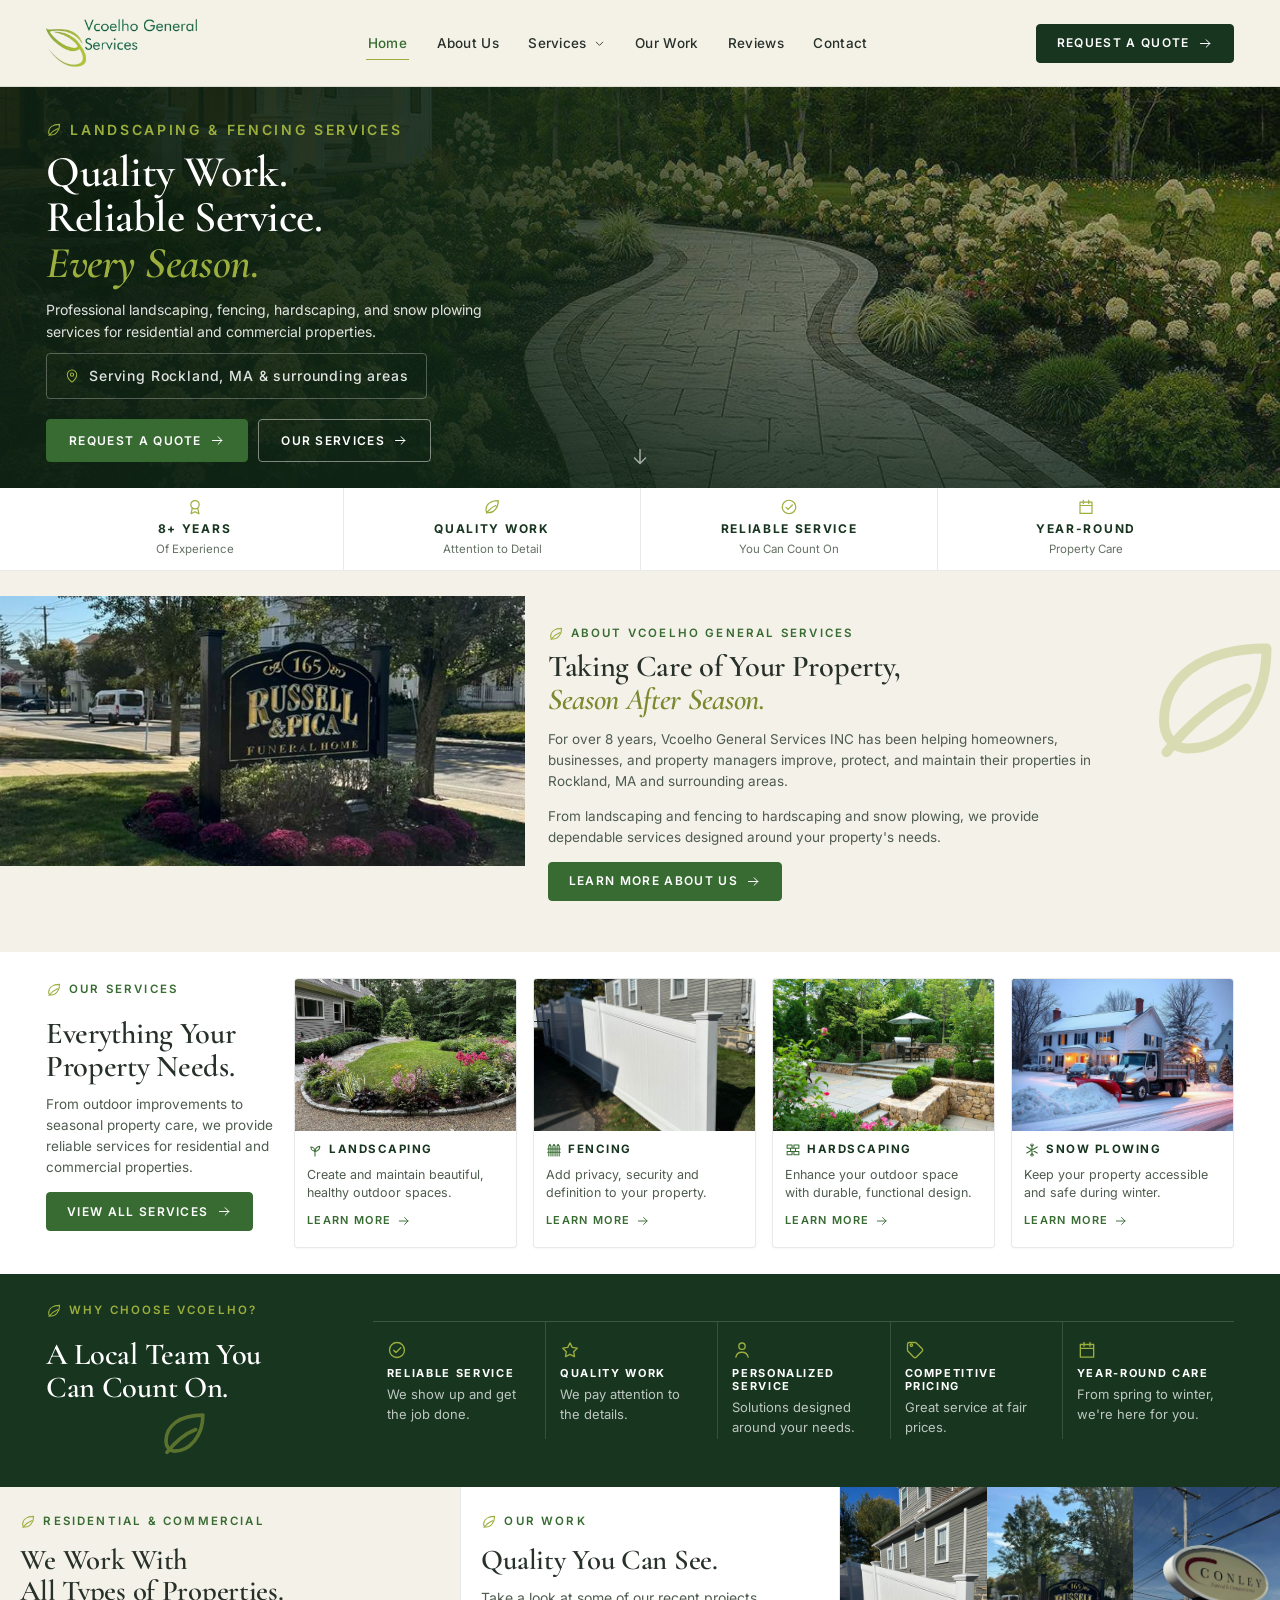
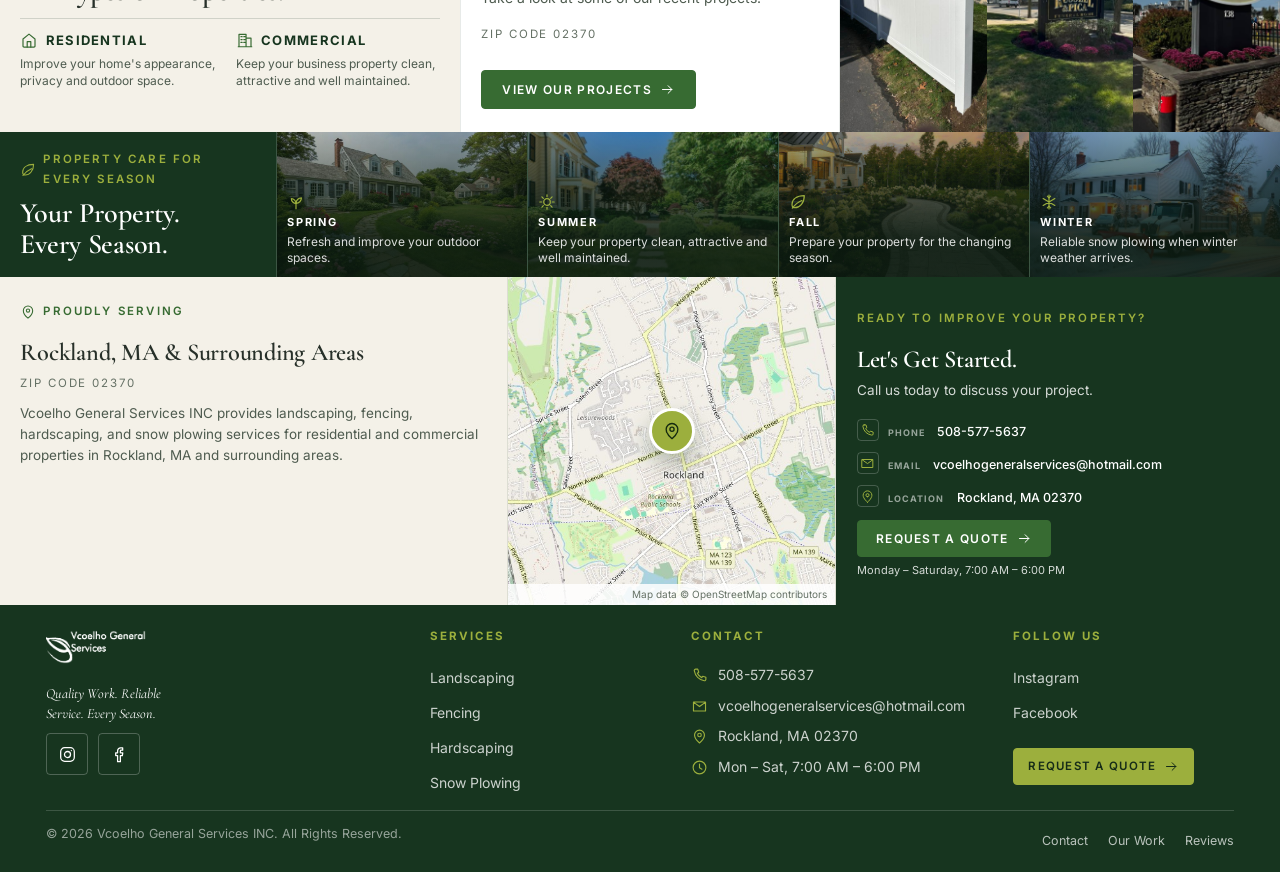
<file: index.html>
<!DOCTYPE html>
<html lang="en">
<head>
<meta charset="utf-8">
<meta name="viewport" content="width=device-width, initial-scale=1">
<title>Landscaping &amp; Fencing Services in Rockland, MA | Vcoelho General Services</title>
<meta name="description" content="Vcoelho General Services provides professional landscaping, fencing, hardscaping, and snow plowing services in Rockland, MA. Request a free estimate today.">
<meta name="theme-color" content="#17351F">
<meta name="robots" content="index, follow, max-image-preview:large">
<link rel="canonical" href="https://vcoelhogeneralservices.com/">
<meta property="og:type" content="website">
<meta property="og:site_name" content="Vcoelho General Services">
<meta property="og:locale" content="en_US">
<meta property="og:title" content="Landscaping &amp; Fencing Services in Rockland, MA | Vcoelho General Services">
<meta property="og:description" content="Vcoelho General Services provides professional landscaping, fencing, hardscaping, and snow plowing services in Rockland, MA. Request a free estimate today.">
<meta property="og:url" content="https://vcoelhogeneralservices.com/">
<meta property="og:image" content="https://vcoelhogeneralservices.com/assets/images/share-vcoelho.jpg">
<meta property="og:image:width" content="1200">
<meta property="og:image:height" content="630">
<meta property="og:image:alt" content="Vcoelho General Services - Quality Work. Reliable Service. Every Season. in Rockland, MA">
<meta name="twitter:card" content="summary_large_image">
<meta name="twitter:title" content="Landscaping &amp; Fencing Services in Rockland, MA | Vcoelho General Services">
<meta name="twitter:description" content="Vcoelho General Services provides professional landscaping, fencing, hardscaping, and snow plowing services in Rockland, MA. Request a free estimate today.">
<meta name="twitter:image" content="https://vcoelhogeneralservices.com/assets/images/share-vcoelho.jpg">
<meta name="twitter:image:alt" content="Vcoelho General Services - Quality Work. Reliable Service. Every Season. in Rockland, MA">
<link rel="icon" type="image/png" href="assets/images/favicon.png">
<link rel="preconnect" href="https://fonts.googleapis.com">
<link rel="preconnect" href="https://fonts.gstatic.com" crossorigin>
<link rel="stylesheet" href="https://fonts.googleapis.com/css2?family=Cormorant+Garamond:ital,wght@0,500;0,600;0,700;1,500;1,600&amp;family=Inter:wght@400;500;600;700&amp;display=swap">
<link rel="stylesheet" href="assets/css/style.css?v=20261105">
<script>document.documentElement.classList.add('js');</script>
<!-- Google tag (gtag.js) -->
<script async src="https://www.googletagmanager.com/gtag/js?id=G-Q991L5PVLW"></script>
<script>
  window.dataLayer = window.dataLayer || [];
  function gtag(){dataLayer.push(arguments);}
  gtag('js', new Date());
  gtag('config', 'G-Q991L5PVLW');
</script>
</head>
<body class="home">
<a class="skip-link" href="#main">Skip to content</a>

<!-- ============ HEADER ============ -->
<header class="site-header" id="siteHeader">
  <div class="container header-inner">
    <a class="brand" href="index.html" aria-label="Vcoelho General Services Inc. — home">
      <img src="assets/images/logo.png" width="487" height="165" alt="Vcoelho General Services Inc.">
    </a>

    <nav class="nav" id="siteNav" aria-label="Main navigation">
      <ul class="nav-list">
        <li><a class="nav-link is-active" href="index.html" aria-current="page">Home</a></li>
        <li><a class="nav-link" href="about.html">About Us</a></li>
        <li class="has-dropdown">
          <button class="nav-link nav-toggle" type="button" aria-expanded="false" aria-controls="servicesMenu">
            Services
            <svg class="icon" aria-hidden="true"><use href="#i-chevron-down"></use></svg>
          </button>
          <div class="dropdown" id="servicesMenu">
            <a href="landscaping.html">
              <svg class="icon" aria-hidden="true"><use href="#i-sprout"></use></svg>
              <span class="dd-text"><strong>Landscaping</strong><span>Lawn, beds, mulch &amp; seasonal cleanups</span></span>
            </a>
            <a href="fencing.html">
              <svg class="icon" aria-hidden="true"><use href="#i-fence"></use></svg>
              <span class="dd-text"><strong>Fencing</strong><span>Privacy, security &amp; property boundaries</span></span>
            </a>
            <a href="hardscaping.html">
              <svg class="icon" aria-hidden="true"><use href="#i-stone"></use></svg>
              <span class="dd-text"><strong>Hardscaping</strong><span>Walkways, patios, walls &amp; steps</span></span>
            </a>
            <a href="snow-plowing.html">
              <svg class="icon" aria-hidden="true"><use href="#i-snow"></use></svg>
              <span class="dd-text"><strong>Snow Plowing</strong><span>Driveways &amp; lots during snowstorms</span></span>
            </a>
          </div>
        </li>
        <li><a class="nav-link" href="our-work.html">Our Work</a></li>
        <li><a class="nav-link" href="reviews.html">Reviews</a></li>
        <li><a class="nav-link" href="contact.html">Contact</a></li>
      </ul>
    </nav>

    <div class="header-actions">
      <a class="btn btn-primary btn-sm" href="request-a-quote.html" data-quote data-cta="header_request_quote">
        Request a Quote
        <svg class="icon arrow" aria-hidden="true"><use href="#i-arrow"></use></svg>
      </a>
      <button class="nav-burger" id="navBurger" type="button" aria-expanded="false" aria-controls="siteNav" aria-label="Open navigation menu">
        <span class="bar"></span><span class="bar"></span><span class="bar"></span>
      </button>
    </div>
  </div>
</header>

<main id="main">

  <!-- ============ 01 HERO ============ -->
  <section class="hero">
    <div class="hero-media">
      <img src="assets/images/hero-home.jpg" width="1140" height="705"
           alt="Landscaped front walkway with hydrangeas and perennial beds leading to a New England home"
           fetchpriority="high" decoding="async">
    </div>
    <div class="container">
      <div class="hero-content">
        <p class="eyebrow">
          <svg class="icon icon-leaf" aria-hidden="true"><use href="#i-leaf"></use></svg>
          Landscaping &amp; Fencing Services
        </p>
        <h1>Quality Work.<br>Reliable Service.<span class="accent">Every Season.</span></h1>
        <p>Professional landscaping, fencing, hardscaping, and snow plowing services for residential and commercial properties.</p>
        <p class="hero-area">
          <svg class="icon" aria-hidden="true"><use href="#i-pin"></use></svg>
          Serving Rockland, MA &amp; surrounding areas
        </p>
        <div class="btn-row">
          <a class="btn btn-brand btn-lg" href="request-a-quote.html" data-quote data-cta="hero_request_quote">
            Request a Quote
            <svg class="icon arrow" aria-hidden="true"><use href="#i-arrow"></use></svg>
          </a>
          <a class="btn btn-on-dark btn-lg" href="#services">
            Our Services
            <svg class="icon arrow" aria-hidden="true"><use href="#i-arrow"></use></svg>
          </a>
        </div>
      </div>
    </div>
    <a class="hero-scroll" href="#trust" aria-label="Scroll to next section">
      <svg class="icon" aria-hidden="true"><use href="#i-arrow-down"></use></svg>
    </a>
  </section>

  <!-- ============ 09 TRUST BAR ============ -->
  <section class="trustbar" id="trust" aria-label="Why customers choose Vcoelho">
    <div class="container">
      <div class="trustbar-grid">
        <div class="trust-item">
          <svg class="icon" aria-hidden="true"><use href="#i-award"></use></svg>
          <strong>8+ Years</strong>
          <span>Of Experience</span>
        </div>
        <div class="trust-item">
          <svg class="icon" aria-hidden="true"><use href="#i-leaf"></use></svg>
          <strong>Quality Work</strong>
          <span>Attention to Detail</span>
        </div>
        <div class="trust-item">
          <svg class="icon" aria-hidden="true"><use href="#i-check-circle"></use></svg>
          <strong>Reliable Service</strong>
          <span>You Can Count On</span>
        </div>
        <div class="trust-item">
          <svg class="icon" aria-hidden="true"><use href="#i-calendar"></use></svg>
          <strong>Year-Round</strong>
          <span>Property Care</span>
        </div>
      </div>
    </div>
  </section>

  <!-- ============ ABOUT (reference layout) ============ -->
  <section class="section section--cream about-band" id="about">
    <div class="about-grid">
      <div class="about-media reveal-img">
        <img src="assets/images/about-russell-pica.jpg" width="760" height="1013" loading="lazy" decoding="async"
             alt="Monument sign landscaped with seasonal mums and trimmed shrubs at Russell &amp; Pica Funeral Home in Rockland, Massachusetts">
      </div>
      <div class="about-copy">
        <span class="leaf-deco" aria-hidden="true"><svg class="icon"><use href="#i-leaf"></use></svg></span>
        <div class="about-copy-inner reveal">
          <p class="eyebrow">
            <svg class="icon icon-leaf" aria-hidden="true"><use href="#i-leaf"></use></svg>
            About Vcoelho General Services
          </p>
          <h2>Taking Care of Your Property,<br><em class="italic accent">Season After Season.</em></h2>
          <div class="prose lead">
            <p>For over 8 years, Vcoelho General Services INC has been helping homeowners, businesses, and property managers improve, protect, and maintain their properties in Rockland, MA and surrounding areas.</p>
            <p>From landscaping and fencing to hardscaping and snow plowing, we provide dependable services designed around your property's needs.</p>
          </div>
          <div class="btn-row">
            <a class="btn btn-brand" href="about.html" data-cta="about_learn_more">
              Learn More About Us
              <svg class="icon arrow" aria-hidden="true"><use href="#i-arrow"></use></svg>
            </a>
          </div>
        </div>
      </div>
    </div>
  </section>

  <!-- ============ SERVICES (reference layout) ============ -->
  <section class="section section--white" id="services">
    <div class="container">
      <div class="svc-split">
        <div class="svc-intro reveal">
          <p class="eyebrow">
            <svg class="icon icon-leaf" aria-hidden="true"><use href="#i-leaf"></use></svg>
            Our Services
          </p>
          <h2>Everything Your<br>Property Needs.</h2>
          <p class="lead">From outdoor improvements to seasonal property care, we provide reliable services for residential and commercial properties.</p>
          <div class="btn-row">
            <a class="btn btn-brand" href="about.html#services" data-cta="view_all_services">
              View All Services
              <svg class="icon arrow" aria-hidden="true"><use href="#i-arrow"></use></svg>
            </a>
          </div>
        </div>

        <div class="svc-cards">
          <article class="service-card service-card--compact reveal">
            <div class="service-card-media">
              <img src="assets/images/landscape-5.jpg" width="1150" height="862" loading="lazy" decoding="async"
                   alt="Freshly edged lawn, mulched perennial beds and stone edging maintained by Vcoelho General Services">
            </div>
            <div class="service-card-body">
              <h3><svg class="icon" aria-hidden="true"><use href="#i-sprout"></use></svg>Landscaping</h3>
              <p>Create and maintain beautiful, healthy outdoor spaces.</p>
              <a class="link-arrow" href="landscaping.html" data-cta="service_card_landscaping" aria-label="Learn more about landscaping services">
                Learn More <span class="sr-only">about landscaping services</span> <svg class="icon arrow" aria-hidden="true"><use href="#i-arrow"></use></svg>
              </a>
            </div>
          </article>

          <article class="service-card service-card--compact reveal reveal-d1">
            <div class="service-card-media">
              <img src="assets/images/fence-vcoelho.jpg" width="900" height="1200" loading="lazy" decoding="async"
                   alt="White vinyl fence running alongside the paved walkway of a gray house">
            </div>
            <div class="service-card-body">
              <h3><svg class="icon" aria-hidden="true"><use href="#i-fence"></use></svg>Fencing</h3>
              <p>Add privacy, security and definition to your property.</p>
              <a class="link-arrow" href="fencing.html" data-cta="service_card_fencing" aria-label="Learn more about fencing services">
                Learn More <span class="sr-only">about fencing services</span> <svg class="icon arrow" aria-hidden="true"><use href="#i-arrow"></use></svg>
              </a>
            </div>
          </article>

          <article class="service-card service-card--compact reveal reveal-d2">
            <div class="service-card-media">
              <img src="assets/images/hardscaping-3.jpg" width="1200" height="800" loading="lazy" decoding="async"
                   alt="Raised stone terrace with stone steps, a dining set, boxwood plantings and a low garden wall">
            </div>
            <div class="service-card-body">
              <h3><svg class="icon" aria-hidden="true"><use href="#i-stone"></use></svg>Hardscaping</h3>
              <p>Enhance your outdoor space with durable, functional design.</p>
              <a class="link-arrow" href="hardscaping.html" data-cta="service_card_hardscaping" aria-label="Learn more about hardscaping services">
                Learn More <span class="sr-only">about hardscaping services</span> <svg class="icon arrow" aria-hidden="true"><use href="#i-arrow"></use></svg>
              </a>
            </div>
          </article>

          <article class="service-card service-card--compact reveal reveal-d3">
            <div class="service-card-media">
              <img src="assets/images/snow-1.jpg" width="1024" height="768" loading="lazy" decoding="async"
                   alt="Plow truck clearing snow from a residential street in New England">
            </div>
            <div class="service-card-body">
              <h3><svg class="icon" aria-hidden="true"><use href="#i-snow"></use></svg>Snow Plowing</h3>
              <p>Keep your property accessible and safe during winter.</p>
              <a class="link-arrow" href="snow-plowing.html" data-cta="service_card_snow" aria-label="Learn more about snow plowing services">
                Learn More <span class="sr-only">about snow plowing services</span> <svg class="icon arrow" aria-hidden="true"><use href="#i-arrow"></use></svg>
              </a>
            </div>
          </article>
        </div>
      </div>
    </div>
  </section>

  <!-- ============ WHY CHOOSE VCOELHO (reference layout) ============ -->
  <section class="section section--dark" id="why">
    <div class="container">
      <div class="why-split">
        <div class="why-head reveal">
          <p class="eyebrow">
            <svg class="icon icon-leaf" aria-hidden="true"><use href="#i-leaf"></use></svg>
            Why Choose Vcoelho?
          </p>
          <h2>A Local Team You<br>Can Count On.</h2>
          <span class="sprig" aria-hidden="true"><svg class="icon"><use href="#i-leaf"></use></svg></span>
        </div>

        <div class="pillars">
          <div class="pillar reveal">
            <svg class="icon" aria-hidden="true"><use href="#i-check-circle"></use></svg>
            <h3>Reliable Service</h3>
            <p>We show up and get the job done.</p>
          </div>
          <div class="pillar reveal reveal-d1">
            <svg class="icon" aria-hidden="true"><use href="#i-star"></use></svg>
            <h3>Quality Work</h3>
            <p>We pay attention to the details.</p>
          </div>
          <div class="pillar reveal reveal-d2">
            <svg class="icon" aria-hidden="true"><use href="#i-user"></use></svg>
            <h3>Personalized Service</h3>
            <p>Solutions designed around your needs.</p>
          </div>
          <div class="pillar reveal reveal-d3">
            <svg class="icon" aria-hidden="true"><use href="#i-tag"></use></svg>
            <h3>Competitive Pricing</h3>
            <p>Great service at fair prices.</p>
          </div>
          <div class="pillar reveal reveal-d4">
            <svg class="icon" aria-hidden="true"><use href="#i-calendar"></use></svg>
            <h3>Year-Round Care</h3>
            <p>From spring to winter, we're here for you.</p>
          </div>
        </div>
      </div>
    </div>
  </section>

  <!-- ============ PROPERTIES + OUR WORK (reference layout) ============ -->
  <section class="band3" id="properties">
    <div class="band3-cell band3-cell--cream">
      <div class="reveal">
        <p class="eyebrow">
          <svg class="icon icon-leaf" aria-hidden="true"><use href="#i-leaf"></use></svg>
          Residential &amp; Commercial
        </p>
        <h2>We Work With<br>All Types of Properties.</h2>
        <div class="prop-grid">
          <div class="prop">
            <h3><svg class="icon" aria-hidden="true"><use href="#i-home"></use></svg>Residential</h3>
            <p>Improve your home's appearance, privacy and outdoor space.</p>
          </div>
          <div class="prop">
            <h3><svg class="icon" aria-hidden="true"><use href="#i-building"></use></svg>Commercial</h3>
            <p>Keep your business property clean, attractive and well maintained.</p>
          </div>
        </div>
      </div>
    </div>

    <div class="band3-cell band3-cell--white">
      <div class="reveal">
        <p class="eyebrow">
          <svg class="icon icon-leaf" aria-hidden="true"><use href="#i-leaf"></use></svg>
          Our Work
        </p>
        <h2>Quality You Can See.</h2>
        <p class="lead">Take a look at some of our recent projects.</p>
        <p class="band3-zip">ZIP Code 02370</p>
        <div class="btn-row">
          <a class="btn btn-brand" href="our-work.html" data-cta="view_our_work">
            View Our Projects
            <svg class="icon arrow" aria-hidden="true"><use href="#i-arrow"></use></svg>
          </a>
        </div>
      </div>
    </div>

    <div class="band3-photos">
      <img src="assets/images/fence-vcoelho.jpg" width="900" height="1200" loading="lazy" decoding="async"
           alt="White vinyl fence running alongside the paved walkway of a gray house">
      <img src="assets/images/about-russell-pica.jpg" width="760" height="1013" loading="lazy" decoding="async"
           alt="Monument sign landscaped with seasonal mums and trimmed shrubs at Russell &amp; Pica Funeral Home in Rockland, Massachusetts">
      <img src="assets/images/conley.jpg" width="760" height="1013" loading="lazy" decoding="async"
           alt="Stone planter wall and seasonal mums at Conley Funeral &amp; Cremation Service maintained by Vcoelho General Services">
    </div>
  </section>

  <!-- ============ FOUR SEASONS (reference layout) ============ -->
  <section class="seasons-band" id="seasons">
    <div class="seasons-head">
      <p class="eyebrow">
        <svg class="icon icon-leaf" aria-hidden="true"><use href="#i-leaf"></use></svg>
        Property Care for Every Season
      </p>
      <h2>Your Property.<br>Every Season.</h2>
    </div>

    <div class="season-cell">
      <img src="assets/images/landscape-2.jpg" width="860" height="573" loading="lazy" decoding="async"
           alt="Cape-style home with a stone walkway and foundation plantings in Massachusetts">
      <div class="season-cell-body">
        <svg class="icon" aria-hidden="true"><use href="#i-sprout"></use></svg>
        <h3>Spring</h3>
        <p>Refresh and improve your outdoor spaces.</p>
      </div>
    </div>

    <div class="season-cell">
      <img src="assets/images/landscape-1.jpg" width="1024" height="683" loading="lazy" decoding="async"
           alt="Manicured hedges, ground cover and a stepping-stone path at a New England estate">
      <div class="season-cell-body">
        <svg class="icon" aria-hidden="true"><use href="#i-sun"></use></svg>
        <h3>Summer</h3>
        <p>Keep your property clean, attractive and well maintained.</p>
      </div>
    </div>

    <div class="season-cell">
      <img src="assets/images/hero-home.jpg" width="1140" height="705" loading="lazy" decoding="async"
           alt="Landscaped front walkway with hydrangeas and perennial beds leading to a New England home">
      <div class="season-cell-body">
        <svg class="icon" aria-hidden="true"><use href="#i-leaf"></use></svg>
        <h3>Fall</h3>
        <p>Prepare your property for the changing season.</p>
      </div>
    </div>

    <div class="season-cell">
      <img src="assets/images/snow-1.jpg" width="1024" height="768" loading="lazy" decoding="async"
           alt="Plow truck clearing snow from a residential street in New England">
      <div class="season-cell-body">
        <svg class="icon" aria-hidden="true"><use href="#i-snow"></use></svg>
        <h3>Winter</h3>
        <p>Reliable snow plowing when winter weather arrives.</p>
      </div>
    </div>
  </section>

  <!-- ============ SERVICE AREA + CTA (reference layout) ============ -->
  <section class="area-band" id="service-area">
    <div class="area-copy">
      <div class="reveal">
        <p class="eyebrow">
          <svg class="icon" aria-hidden="true"><use href="#i-pin"></use></svg>
          Proudly Serving
        </p>
        <h2>Rockland, MA &amp; Surrounding Areas</h2>
        <p class="area-zip-line">ZIP Code 02370</p>
        <p class="lead">Vcoelho General Services INC provides landscaping, fencing, hardscaping, and snow plowing services for residential and commercial properties in Rockland, MA and surrounding areas.</p>
      </div>
    </div>

    <div class="area-map-col">
      <figure class="map-tile">
        <img src="assets/images/map-rockland.jpg" width="512" height="512" loading="lazy" decoding="async"
             alt="Street map of Rockland, Massachusetts and the surrounding towns">
        <span class="map-pin" aria-hidden="true"><svg class="icon"><use href="#i-pin"></use></svg></span>
        <figcaption class="map-credit">Map data © OpenStreetMap contributors</figcaption>
      </figure>
    </div>

    <div class="area-cta on-dark" id="get-started">
      <div class="reveal">
        <p class="eyebrow">Ready to Improve Your Property?</p>
        <h2>Let's Get Started.</h2>
        <p class="area-cta-lead">Call us today to discuss your project.</p>
        <ul class="contact-list">
          <li>
            <span class="ico"><svg class="icon" aria-hidden="true"><use href="#i-phone"></use></svg></span>
            <span>
              <strong>Phone</strong>
              <a href="tel:+15085775637" data-track="phone_click" data-location="area_band">508-577-5637</a>
            </span>
          </li>
          <li>
            <span class="ico"><svg class="icon" aria-hidden="true"><use href="#i-mail"></use></svg></span>
            <span>
              <strong>Email</strong>
              <a href="mailto:vcoelhogeneralservices@hotmail.com" data-track="email_click" data-location="area_band">vcoelhogeneralservices@hotmail.com</a>
            </span>
          </li>
          <li>
            <span class="ico"><svg class="icon" aria-hidden="true"><use href="#i-pin"></use></svg></span>
            <span>
              <strong>Location</strong>
              <span class="val">Rockland, MA 02370</span>
            </span>
          </li>
        </ul>
        <div class="btn-row">
          <a class="btn btn-brand" href="request-a-quote.html" data-quote data-cta="final_request_quote">
            Request a Quote
            <svg class="icon arrow" aria-hidden="true"><use href="#i-arrow"></use></svg>
          </a>
        </div>
        <p class="area-cta-note">Monday – Saturday, 7:00 AM – 6:00 PM</p>
      </div>
    </div>
  </section>

</main>

<!-- ============ 27 FOOTER ============ -->
<footer class="site-footer">
  <div class="container">
    <div class="footer-grid">
      <div class="footer-brand">
        <img src="assets/images/logo-white.png" width="487" height="165" loading="lazy" decoding="async"
             alt="Vcoelho General Services Inc.">
        <p>Quality Work. Reliable Service. Every Season.</p>
        <div class="footer-social">
          <a href="https://www.instagram.com/vcoelhogeneralservicesinc/" data-track="social_click" data-network="instagram"
             target="_blank" rel="noopener noreferrer" aria-label="Vcoelho General Services INC on Instagram">
            <svg class="icon" aria-hidden="true"><use href="#i-instagram"></use></svg>
          </a>
          <a href="https://www.facebook.com/VCoelhoGeneralServices/" data-track="social_click" data-network="facebook"
             target="_blank" rel="noopener noreferrer" aria-label="Vcoelho General Services on Facebook">
            <svg class="icon" aria-hidden="true"><use href="#i-facebook"></use></svg>
          </a>
        </div>
      </div>

      <div>
        <h2>Services</h2>
        <ul class="footer-links">
          <li><a href="landscaping.html">Landscaping</a></li>
          <li><a href="fencing.html">Fencing</a></li>
          <li><a href="hardscaping.html">Hardscaping</a></li>
          <li><a href="snow-plowing.html">Snow Plowing</a></li>
        </ul>
      </div>

      <div>
        <h2>Contact</h2>
        <ul class="footer-contact">
          <li>
            <svg class="icon" aria-hidden="true"><use href="#i-phone"></use></svg>
            <a href="tel:+15085775637">508-577-5637</a>
          </li>
          <li>
            <svg class="icon" aria-hidden="true"><use href="#i-mail"></use></svg>
            <a href="mailto:vcoelhogeneralservices@hotmail.com">vcoelhogeneralservices@hotmail.com</a>
          </li>
          <li>
            <svg class="icon" aria-hidden="true"><use href="#i-pin"></use></svg>
            <span>Rockland, MA 02370</span>
          </li>
          <li>
            <svg class="icon" aria-hidden="true"><use href="#i-clock"></use></svg>
            <span>Mon – Sat, 7:00 AM – 6:00 PM</span>
          </li>
        </ul>
      </div>

      <div>
        <h2>Follow Us</h2>
        <ul class="footer-links">
          <li><a href="https://www.instagram.com/vcoelhogeneralservicesinc/" data-track="social_click" data-network="instagram" target="_blank" rel="noopener noreferrer">Instagram</a></li>
          <li><a href="https://www.facebook.com/VCoelhoGeneralServices/" data-track="social_click" data-network="facebook" target="_blank" rel="noopener noreferrer">Facebook</a></li>
        </ul>
        <div class="btn-row" style="margin-top:22px">
          <a class="btn btn-lime btn-sm" href="request-a-quote.html" data-quote data-cta="footer_request_quote">
            Request a Quote
            <svg class="icon arrow" aria-hidden="true"><use href="#i-arrow"></use></svg>
          </a>
        </div>
      </div>
    </div>

    <div class="footer-bottom">
      <p>© 2026 Vcoelho General Services INC. All Rights Reserved.</p>
      <div class="footer-legal">
        <a href="contact.html">Contact</a>
        <a href="our-work.html">Our Work</a>
        <a href="reviews.html">Reviews</a>
      </div>
    </div>
  </div>
</footer>

<script type="application/ld+json">
{
    "@context":  "https://schema.org",
    "@graph":  [
                   {
                       "@id":  "https://vcoelhogeneralservices.com/#business",
                       "url":  "https://vcoelhogeneralservices.com/",
                       "address":  {
                                       "postalCode":  "02370",
                                       "addressRegion":  "MA",
                                       "addressLocality":  "Rockland",
                                       "@type":  "PostalAddress",
                                       "addressCountry":  "US"
                                   },
                       "alternateName":  "Vcoelho General Services",
                       "@type":  "LandscapingBusiness",
                       "sameAs":  [
                                      "https://www.facebook.com/VCoelhoGeneralServices/",
                                      "https://www.instagram.com/vcoelhogeneralservicesinc/"
                                  ],
                       "openingHoursSpecification":  [
                                                         {
                                                             "opens":  "07:00",
                                                             "closes":  "18:00",
                                                             "@type":  "OpeningHoursSpecification",
                                                             "dayOfWeek":  [
                                                                               "Monday",
                                                                               "Tuesday",
                                                                               "Wednesday",
                                                                               "Thursday",
                                                                               "Friday",
                                                                               "Saturday"
                                                                           ]
                                                         }
                                                     ],
                       "name":  "Vcoelho General Services INC",
                       "areaServed":  {
                                          "name":  "Rockland, Massachusetts",
                                          "@type":  "AdministrativeArea"
                                      },
                       "logo":  "https://vcoelhogeneralservices.com/assets/images/logo.png",
                       "telephone":  "+1-508-577-5637",
                       "image":  "https://vcoelhogeneralservices.com/assets/images/share-vcoelho.jpg",
                       "description":  "Landscaping, fencing, hardscaping and snow plowing for residential and commercial properties in Rockland, MA and surrounding areas, with free estimates and snow service as needed during snowstorms.",
                       "email":  "vcoelhogeneralservices@hotmail.com"
                   },
                   {
                       "name":  "Vcoelho General Services",
                       "@id":  "https://vcoelhogeneralservices.com/#website",
                       "publisher":  {
                                         "@id":  "https://vcoelhogeneralservices.com/#business"
                                     },
                       "@type":  "WebSite",
                       "url":  "https://vcoelhogeneralservices.com/",
                       "inLanguage":  "en"
                   }
               ]
}
</script>
<script src="assets/js/site.js?v=20261105" defer></script>
</body>
</html>
</file>
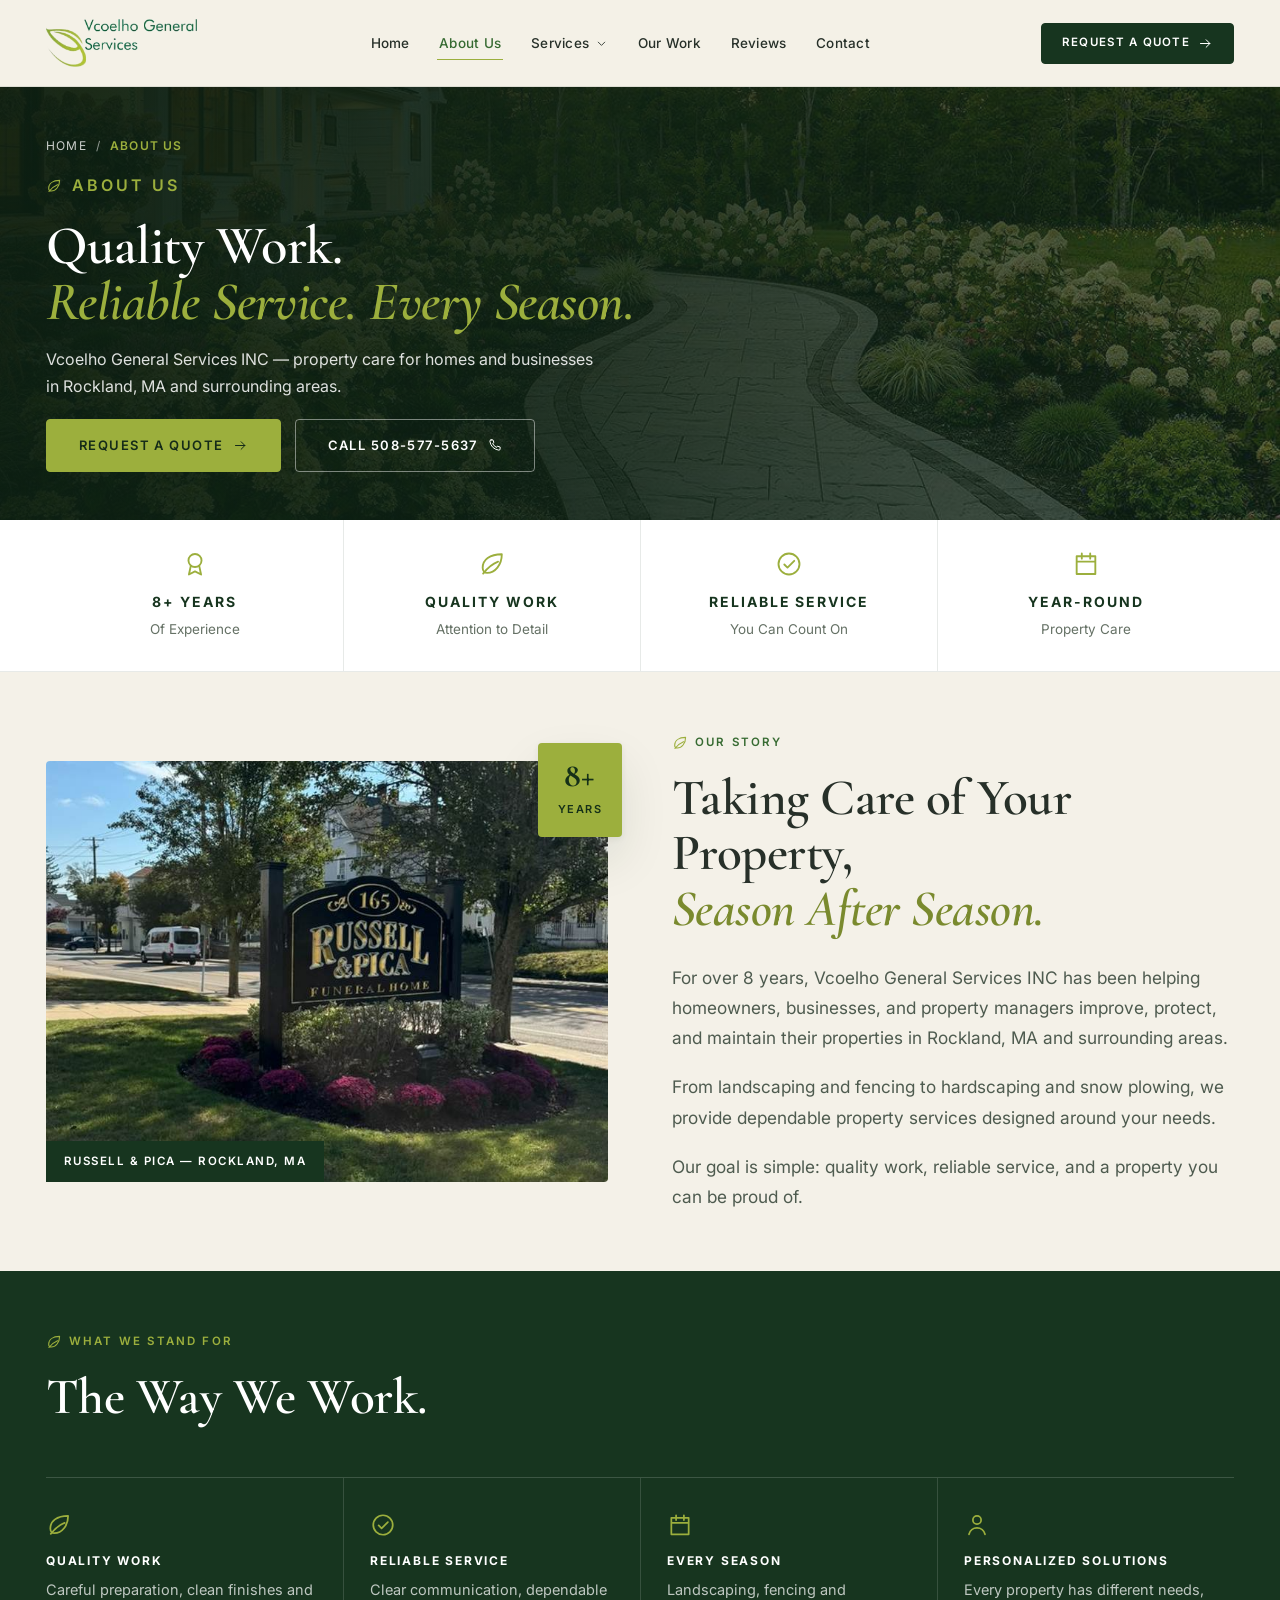
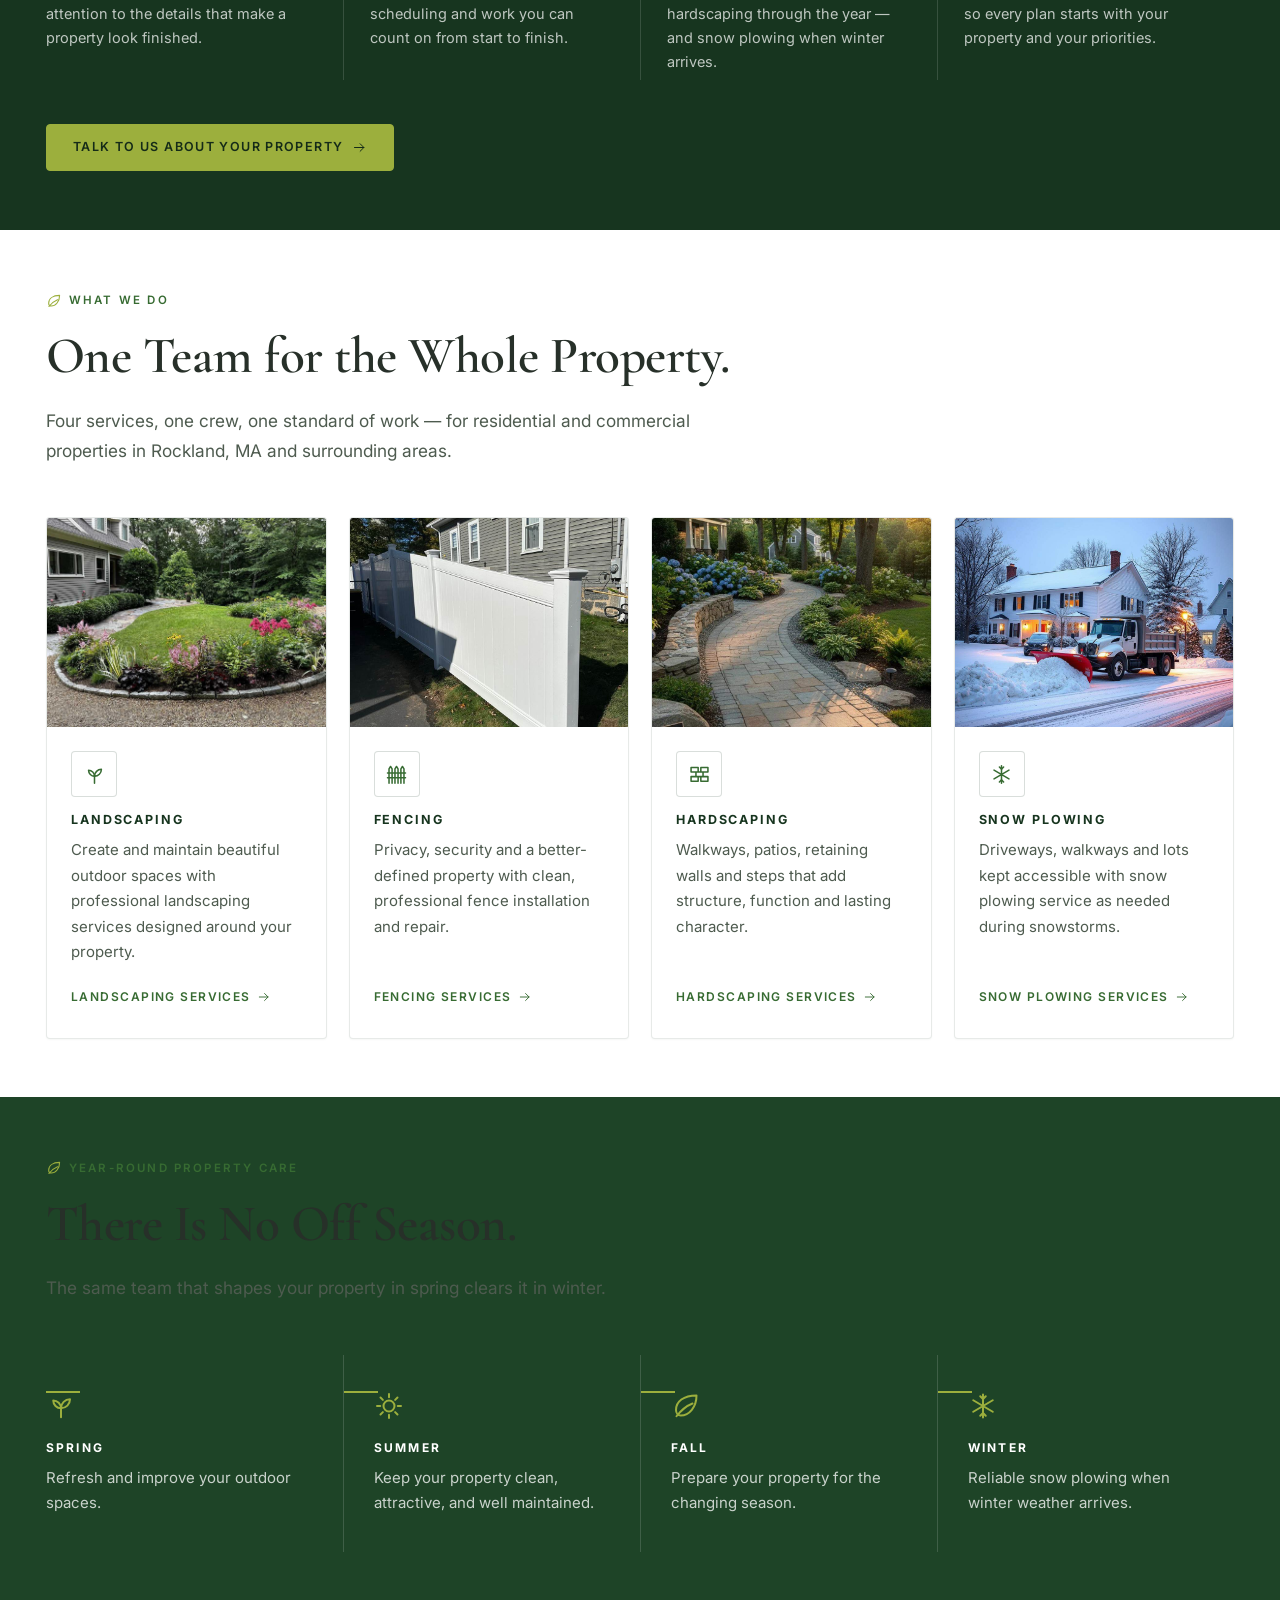
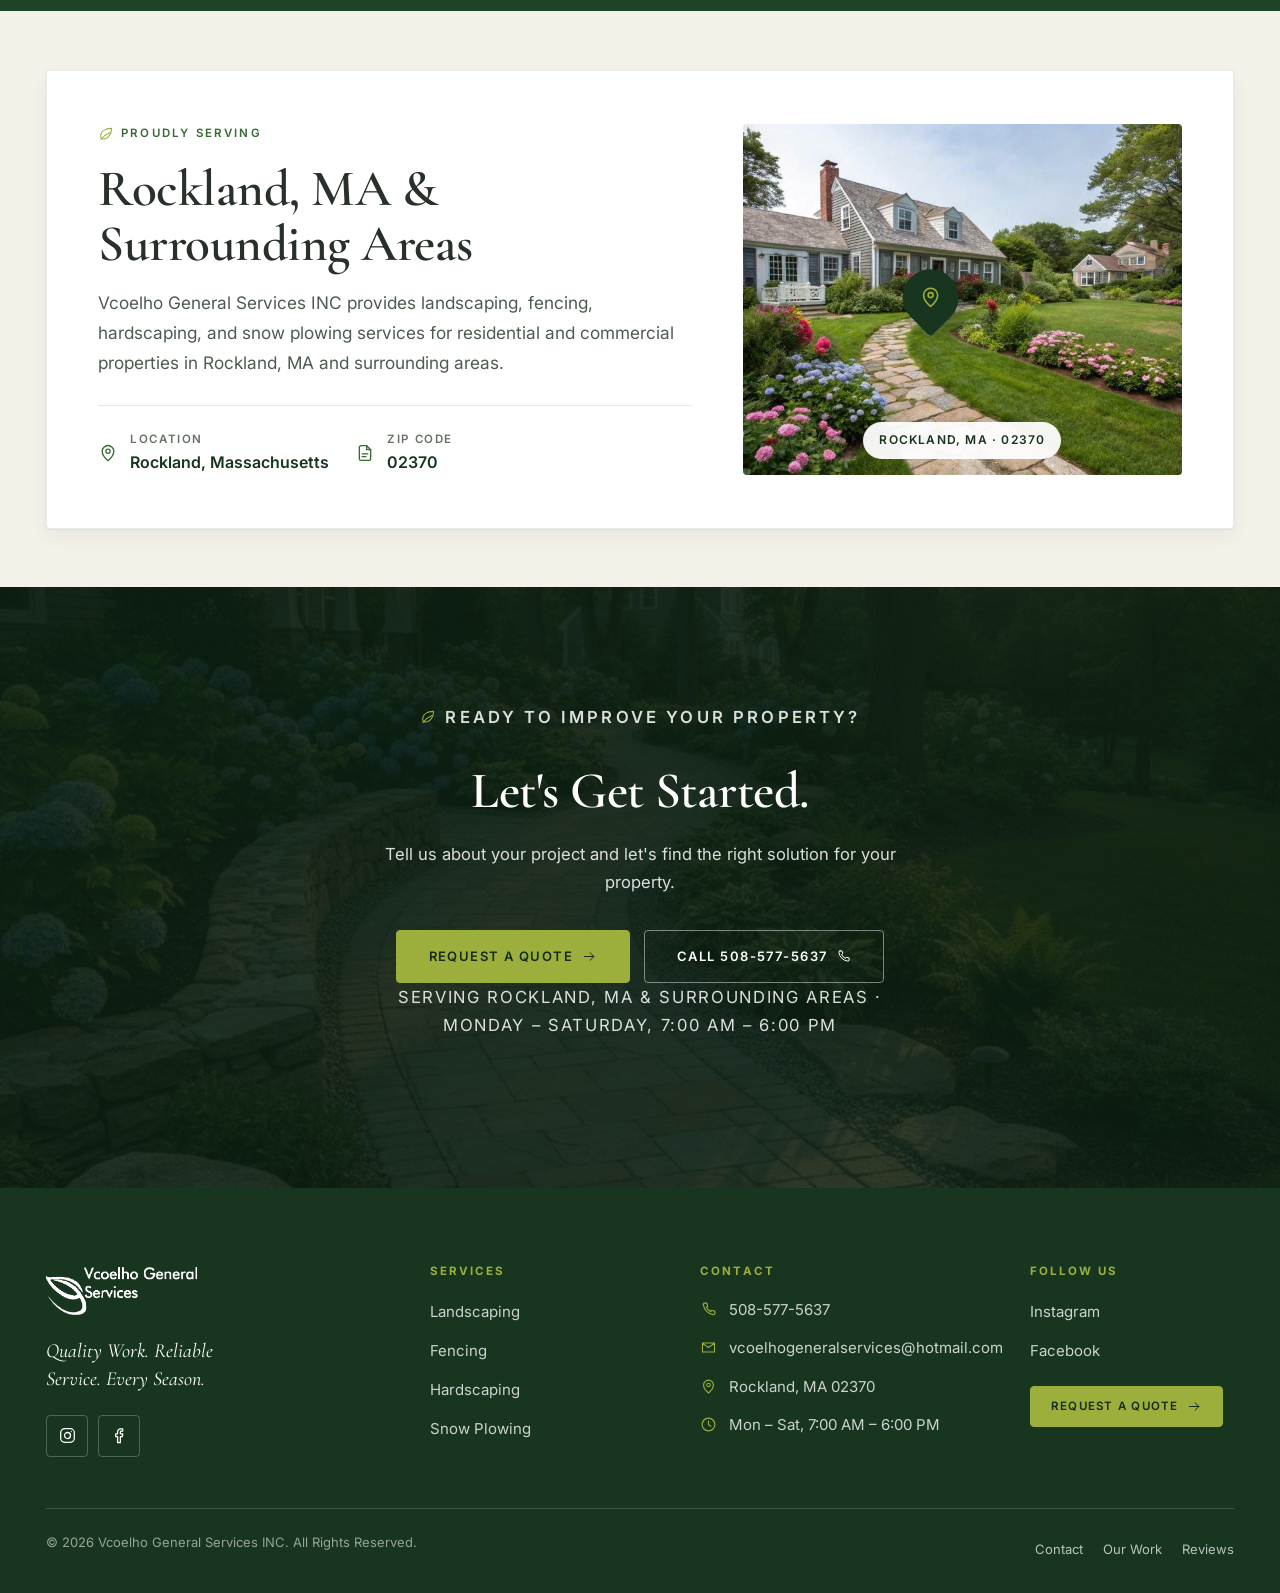
<file: about.html>
<!DOCTYPE html>
<html lang="en">
<head>
<meta charset="utf-8">
<meta name="viewport" content="width=device-width, initial-scale=1">
<title>About Vcoelho General Services | Rockland, MA</title>
<meta name="description" content="Learn about Vcoelho General Services, a reliable landscaping, fencing, hardscaping and snow plowing company serving Rockland, MA.">
<meta name="theme-color" content="#17351F">
<meta name="robots" content="index, follow, max-image-preview:large">
<link rel="canonical" href="https://vcoelhogeneralservices.com/about.html">
<meta property="og:type" content="website">
<meta property="og:site_name" content="Vcoelho General Services">
<meta property="og:locale" content="en_US">
<meta property="og:title" content="About Vcoelho General Services | Rockland, MA">
<meta property="og:description" content="Learn about Vcoelho General Services, a reliable landscaping, fencing, hardscaping and snow plowing company serving Rockland, MA.">
<meta property="og:url" content="https://vcoelhogeneralservices.com/about.html">
<meta property="og:image" content="https://vcoelhogeneralservices.com/assets/images/share-vcoelho.jpg">
<meta property="og:image:width" content="1200">
<meta property="og:image:height" content="630">
<meta property="og:image:alt" content="Vcoelho General Services - Quality Work. Reliable Service. Every Season. in Rockland, MA">
<meta name="twitter:card" content="summary_large_image">
<meta name="twitter:title" content="About Vcoelho General Services | Rockland, MA">
<meta name="twitter:description" content="Learn about Vcoelho General Services, a reliable landscaping, fencing, hardscaping and snow plowing company serving Rockland, MA.">
<meta name="twitter:image" content="https://vcoelhogeneralservices.com/assets/images/share-vcoelho.jpg">
<meta name="twitter:image:alt" content="Vcoelho General Services - Quality Work. Reliable Service. Every Season. in Rockland, MA">
<link rel="icon" type="image/png" href="assets/images/favicon.png">
<link rel="preconnect" href="https://fonts.googleapis.com">
<link rel="preconnect" href="https://fonts.gstatic.com" crossorigin>
<link rel="stylesheet" href="https://fonts.googleapis.com/css2?family=Cormorant+Garamond:ital,wght@0,500;0,600;0,700;1,500;1,600&amp;family=Inter:wght@400;500;600;700&amp;display=swap">
<link rel="stylesheet" href="assets/css/style.css?v=20261105">
<script>document.documentElement.classList.add('js');</script>
<!-- Google tag (gtag.js) -->
<script async src="https://www.googletagmanager.com/gtag/js?id=G-Q991L5PVLW"></script>
<script>
  window.dataLayer = window.dataLayer || [];
  function gtag(){dataLayer.push(arguments);}
  gtag('js', new Date());
  gtag('config', 'G-Q991L5PVLW');
</script>
</head>
<body>
<a class="skip-link" href="#main">Skip to content</a>

<!-- ============ HEADER ============ -->
<header class="site-header" id="siteHeader">
  <div class="container header-inner">
    <a class="brand" href="index.html" aria-label="Vcoelho General Services Inc. — home">
      <img src="assets/images/logo.png" width="487" height="165" alt="Vcoelho General Services Inc.">
    </a>
    <nav class="nav" id="siteNav" aria-label="Main navigation">
      <ul class="nav-list">
        <li><a class="nav-link" href="index.html">Home</a></li>
        <li><a class="nav-link is-active" href="about.html" aria-current="page">About Us</a></li>
        <li class="has-dropdown">
          <button class="nav-link nav-toggle" type="button" aria-expanded="false" aria-controls="servicesMenu">
            Services
            <svg class="icon" aria-hidden="true"><use href="#i-chevron-down"></use></svg>
          </button>
          <div class="dropdown" id="servicesMenu">
            <a href="landscaping.html">
              <svg class="icon" aria-hidden="true"><use href="#i-sprout"></use></svg>
              <span class="dd-text"><strong>Landscaping</strong><span>Lawn, beds, mulch &amp; seasonal cleanups</span></span>
            </a>
            <a href="fencing.html">
              <svg class="icon" aria-hidden="true"><use href="#i-fence"></use></svg>
              <span class="dd-text"><strong>Fencing</strong><span>Privacy, security &amp; property boundaries</span></span>
            </a>
            <a href="hardscaping.html">
              <svg class="icon" aria-hidden="true"><use href="#i-stone"></use></svg>
              <span class="dd-text"><strong>Hardscaping</strong><span>Walkways, patios, walls &amp; steps</span></span>
            </a>
            <a href="snow-plowing.html">
              <svg class="icon" aria-hidden="true"><use href="#i-snow"></use></svg>
              <span class="dd-text"><strong>Snow Plowing</strong><span>Driveways &amp; lots during snowstorms</span></span>
            </a>
          </div>
        </li>
        <li><a class="nav-link" href="our-work.html">Our Work</a></li>
        <li><a class="nav-link" href="reviews.html">Reviews</a></li>
        <li><a class="nav-link" href="contact.html">Contact</a></li>
      </ul>
    </nav>
    <div class="header-actions">
      <a class="btn btn-primary btn-sm" href="request-a-quote.html" data-quote data-cta="header_request_quote">
        Request a Quote
        <svg class="icon arrow" aria-hidden="true"><use href="#i-arrow"></use></svg>
      </a>
      <button class="nav-burger" id="navBurger" type="button" aria-expanded="false" aria-controls="siteNav" aria-label="Open navigation menu">
        <span class="bar"></span><span class="bar"></span><span class="bar"></span>
      </button>
    </div>
  </div>
</header>

<main id="main">

  <!-- ============ HERO ============ -->
  <section class="page-hero">
    <div class="page-hero-bg">
      <img src="assets/images/hero-home.jpg" width="1140" height="705" fetchpriority="high" decoding="async"
           alt="Curving front walkway through white hydrangea beds leading to a New England home at sunset">
    </div>
    <div class="container">
      <nav class="breadcrumb" aria-label="Breadcrumb">
        <a href="index.html">Home</a><span class="sep">/</span>
        <span aria-current="page">About Us</span>
      </nav>
      <p class="eyebrow">
        <svg class="icon icon-leaf" aria-hidden="true"><use href="#i-leaf"></use></svg>
        About Us
      </p>
      <h1>Quality Work.<br><span class="accent">Reliable Service. Every Season.</span></h1>
      <p>Vcoelho General Services INC — property care for homes and businesses in Rockland, MA and surrounding areas.</p>
      <div class="btn-row">
        <a class="btn btn-lime btn-lg" href="request-a-quote.html" data-quote data-cta="about_hero_quote">
          Request a Quote
          <svg class="icon arrow" aria-hidden="true"><use href="#i-arrow"></use></svg>
        </a>
        <a class="btn btn-on-dark btn-lg" href="tel:+15085775637">
          Call 508-577-5637
          <svg class="icon arrow" aria-hidden="true"><use href="#i-phone"></use></svg>
        </a>
      </div>
    </div>
  </section>

  <!-- ============ TRUST BAR ============ -->
  <div class="trustbar">
    <div class="container">
      <div class="trustbar-grid">
        <div class="trust-item">
          <svg class="icon" aria-hidden="true"><use href="#i-award"></use></svg>
          <strong>8+ Years</strong>
          <span>Of Experience</span>
        </div>
        <div class="trust-item">
          <svg class="icon" aria-hidden="true"><use href="#i-leaf"></use></svg>
          <strong>Quality Work</strong>
          <span>Attention to Detail</span>
        </div>
        <div class="trust-item">
          <svg class="icon" aria-hidden="true"><use href="#i-check-circle"></use></svg>
          <strong>Reliable Service</strong>
          <span>You Can Count On</span>
        </div>
        <div class="trust-item">
          <svg class="icon" aria-hidden="true"><use href="#i-calendar"></use></svg>
          <strong>Year-Round</strong>
          <span>Property Care</span>
        </div>
      </div>
    </div>
  </div>

  <!-- ============ OUR STORY ============ -->
  <section class="section section--cream" id="about">
    <div class="container">
      <div class="split">
        <div class="split-media is-tall reveal-img">
          <img src="assets/images/about-russell-pica.jpg" width="760" height="1013" loading="lazy" decoding="async"
               alt="Monument sign landscaped with seasonal mums and trimmed shrubs at Russell &amp; Pica Funeral Home in Rockland, Massachusetts">
          <span class="media-caption">Russell &amp; Pica — Rockland, MA</span>
          <span class="badge-years" aria-hidden="true"><strong>8+</strong><span>Years</span></span>
        </div>
        <div class="split-body reveal">
          <p class="eyebrow">
            <svg class="icon icon-leaf" aria-hidden="true"><use href="#i-leaf"></use></svg>
            Our Story
          </p>
          <h2>Taking Care of Your Property,<br><em class="italic accent">Season After Season.</em></h2>
          <div class="prose lead">
            <p>For over 8 years, Vcoelho General Services INC has been helping homeowners, businesses, and property managers improve, protect, and maintain their properties in Rockland, MA and surrounding areas.</p>
            <p>From landscaping and fencing to hardscaping and snow plowing, we provide dependable property services designed around your needs.</p>
            <p>Our goal is simple: quality work, reliable service, and a property you can be proud of.</p>
          </div>
        </div>
      </div>
    </div>
  </section>

  <!-- ============ WHAT WE STAND FOR ============ -->
  <section class="section section--dark">
    <div class="container">
      <div class="section-head reveal">
        <p class="eyebrow">
          <svg class="icon icon-leaf" aria-hidden="true"><use href="#i-leaf"></use></svg>
          What We Stand For
        </p>
        <h2>The Way We Work.</h2>
      </div>
      <div class="pillars pillars--4">
        <div class="pillar reveal">
          <svg class="icon" aria-hidden="true"><use href="#i-leaf"></use></svg>
          <h3>Quality Work</h3>
          <p>Careful preparation, clean finishes and attention to the details that make a property look finished.</p>
        </div>
        <div class="pillar reveal reveal-d1">
          <svg class="icon" aria-hidden="true"><use href="#i-check-circle"></use></svg>
          <h3>Reliable Service</h3>
          <p>Clear communication, dependable scheduling and work you can count on from start to finish.</p>
        </div>
        <div class="pillar reveal reveal-d2">
          <svg class="icon" aria-hidden="true"><use href="#i-calendar"></use></svg>
          <h3>Every Season</h3>
          <p>Landscaping, fencing and hardscaping through the year — and snow plowing when winter arrives.</p>
        </div>
        <div class="pillar reveal reveal-d3">
          <svg class="icon" aria-hidden="true"><use href="#i-user"></use></svg>
          <h3>Personalized Solutions</h3>
          <p>Every property has different needs, so every plan starts with your property and your priorities.</p>
        </div>
      </div>
      <div class="btn-row" style="margin-top:44px">
        <a class="btn btn-lime" href="request-a-quote.html" data-quote data-cta="about_values_quote">
          Talk to Us About Your Property
          <svg class="icon arrow" aria-hidden="true"><use href="#i-arrow"></use></svg>
        </a>
      </div>
    </div>
  </section>

  <!-- ============ WHAT WE DO ============ -->
  <section class="section section--white" id="services">
    <div class="container">
      <div class="section-head reveal">
        <p class="eyebrow">
          <svg class="icon icon-leaf" aria-hidden="true"><use href="#i-leaf"></use></svg>
          What We Do
        </p>
        <h2>One Team for the Whole Property.</h2>
        <p class="lead">Four services, one crew, one standard of work — for residential and commercial properties in Rockland, MA and surrounding areas.</p>
      </div>

      <div class="card-grid">
        <article class="service-card reveal">
          <div class="service-card-media">
            <img src="assets/images/landscape-5.jpg" width="1150" height="862" loading="lazy" decoding="async"
                 alt="Freshly edged lawn, mulched perennial beds and stone edging maintained by Vcoelho General Services">
          </div>
          <div class="service-card-body">
            <div class="icon-badge"><svg class="icon" aria-hidden="true"><use href="#i-sprout"></use></svg></div>
            <h3>Landscaping</h3>
            <p>Create and maintain beautiful outdoor spaces with professional landscaping services designed around your property.</p>
            <a class="link-arrow" href="landscaping.html" data-cta="about_landscaping">
              Landscaping Services
              <svg class="icon arrow" aria-hidden="true"><use href="#i-arrow"></use></svg>
            </a>
          </div>
        </article>

        <article class="service-card reveal reveal-d1">
          <div class="service-card-media">
            <img src="assets/images/fence-vcoelho.jpg" width="900" height="1200" loading="lazy" decoding="async"
                 alt="White vinyl fence running alongside the paved walkway of a gray house">
          </div>
          <div class="service-card-body">
            <div class="icon-badge"><svg class="icon" aria-hidden="true"><use href="#i-fence"></use></svg></div>
            <h3>Fencing</h3>
            <p>Privacy, security and a better-defined property with clean, professional fence installation and repair.</p>
            <a class="link-arrow" href="fencing.html" data-cta="about_fencing">
              Fencing Services
              <svg class="icon arrow" aria-hidden="true"><use href="#i-arrow"></use></svg>
            </a>
          </div>
        </article>

        <article class="service-card reveal reveal-d2">
          <div class="service-card-media">
            <img src="assets/images/hardscaping-4.jpg" width="1200" height="685" loading="lazy" decoding="async"
                 alt="Curving paver walkway edged with river stone beside hydrangea beds">
          </div>
          <div class="service-card-body">
            <div class="icon-badge"><svg class="icon" aria-hidden="true"><use href="#i-stone"></use></svg></div>
            <h3>Hardscaping</h3>
            <p>Walkways, patios, retaining walls and steps that add structure, function and lasting character.</p>
            <a class="link-arrow" href="hardscaping.html" data-cta="about_hardscaping">
              Hardscaping Services
              <svg class="icon arrow" aria-hidden="true"><use href="#i-arrow"></use></svg>
            </a>
          </div>
        </article>

        <article class="service-card reveal reveal-d3">
          <div class="service-card-media">
            <img src="assets/images/snow-1.jpg" width="1024" height="768" loading="lazy" decoding="async"
                 alt="Snow plow clearing snow in front of a snow-covered home at dusk">
          </div>
          <div class="service-card-body">
            <div class="icon-badge"><svg class="icon" aria-hidden="true"><use href="#i-snow"></use></svg></div>
            <h3>Snow Plowing</h3>
            <p>Driveways, walkways and lots kept accessible with snow plowing service as needed during snowstorms.</p>
            <a class="link-arrow" href="snow-plowing.html" data-cta="about_snow">
              Snow Plowing Services
              <svg class="icon arrow" aria-hidden="true"><use href="#i-arrow"></use></svg>
            </a>
          </div>
        </article>
      </div>
    </div>
  </section>

  <!-- ============ FOUR SEASONS ============ -->
  <section class="section section--dark-2">
    <div class="container">
      <div class="section-head reveal">
        <p class="eyebrow">
          <svg class="icon icon-leaf" aria-hidden="true"><use href="#i-leaf"></use></svg>
          Year-Round Property Care
        </p>
        <h2>There Is No Off Season.</h2>
        <p class="lead">The same team that shapes your property in spring clears it in winter.</p>
      </div>
      <div class="seasons">
        <div class="season">
          <svg class="icon" aria-hidden="true"><use href="#i-sprout"></use></svg>
          <h3>Spring</h3>
          <p>Refresh and improve your outdoor spaces.</p>
        </div>
        <div class="season">
          <svg class="icon" aria-hidden="true"><use href="#i-sun"></use></svg>
          <h3>Summer</h3>
          <p>Keep your property clean, attractive, and well maintained.</p>
        </div>
        <div class="season">
          <svg class="icon" aria-hidden="true"><use href="#i-leaf"></use></svg>
          <h3>Fall</h3>
          <p>Prepare your property for the changing season.</p>
        </div>
        <div class="season">
          <svg class="icon" aria-hidden="true"><use href="#i-snow"></use></svg>
          <h3>Winter</h3>
          <p>Reliable snow plowing when winter weather arrives.</p>
        </div>
      </div>
    </div>
  </section>

  <!-- ============ SERVICE AREA ============ -->
  <section class="section section--cream">
    <div class="container">
      <div class="area reveal">
        <div>
          <p class="eyebrow">
            <svg class="icon icon-leaf" aria-hidden="true"><use href="#i-leaf"></use></svg>
            Proudly Serving
          </p>
          <h2>Rockland, MA &amp; Surrounding Areas</h2>
          <p class="lead">Vcoelho General Services INC provides landscaping, fencing, hardscaping, and snow plowing services for residential and commercial properties in Rockland, MA and surrounding areas.</p>
          <div class="area-zip">
            <div>
              <svg class="icon" aria-hidden="true"><use href="#i-pin"></use></svg>
              <span><strong>Location</strong><span>Rockland, Massachusetts</span></span>
            </div>
            <div>
              <svg class="icon" aria-hidden="true"><use href="#i-file"></use></svg>
              <span><strong>ZIP Code</strong><span>02370</span></span>
            </div>
          </div>
        </div>
        <div class="area-map">
          <img src="assets/images/landscape-2.jpg" width="860" height="573" loading="lazy" decoding="async"
               alt="Cape-style home with stone walkway and foundation plantings in a Massachusetts neighbourhood">
          <span class="area-pin" aria-hidden="true"><svg class="icon"><use href="#i-pin"></use></svg></span>
          <span class="area-map-label">Rockland, MA · 02370</span>
        </div>
      </div>
    </div>
  </section>

  <!-- ============ FINAL CTA ============ -->
  <section class="cta-band" id="get-started">
    <div class="cta-band-bg" aria-hidden="true">
      <img src="assets/images/hardscaping-4.jpg" width="1200" height="685" loading="lazy" decoding="async" alt="Curving paver walkway edged with river stone beside hydrangea beds and a low stone wall">
    </div>
    <div class="container">
      <p class="eyebrow">
        <svg class="icon icon-leaf" aria-hidden="true"><use href="#i-leaf"></use></svg>
        Ready to Improve Your Property?
      </p>
      <h2>Let's Get Started.</h2>
      <p>Tell us about your project and let's find the right solution for your property.</p>
      <div class="btn-row">
        <a class="btn btn-lime btn-lg" href="request-a-quote.html" data-quote data-cta="about_final_quote">
          Request a Quote
          <svg class="icon arrow" aria-hidden="true"><use href="#i-arrow"></use></svg>
        </a>
        <a class="btn btn-on-dark btn-lg" href="tel:+15085775637">
          Call 508-577-5637
          <svg class="icon arrow" aria-hidden="true"><use href="#i-phone"></use></svg>
        </a>
      </div>
      <p class="cta-note">Serving Rockland, MA &amp; surrounding areas · Monday – Saturday, 7:00 AM – 6:00 PM</p>
    </div>
  </section>

</main>

<!-- ============ FOOTER ============ -->
<footer class="site-footer">
  <div class="container">
    <div class="footer-grid">
      <div class="footer-brand">
        <img src="assets/images/logo-white.png" width="487" height="165" loading="lazy" decoding="async"
             alt="Vcoelho General Services Inc.">
        <p>Quality Work. Reliable Service. Every Season.</p>
        <div class="footer-social">
          <a href="https://www.instagram.com/vcoelhogeneralservicesinc/" data-track="social_click" data-network="instagram"
             target="_blank" rel="noopener noreferrer" aria-label="Vcoelho General Services INC on Instagram">
            <svg class="icon" aria-hidden="true"><use href="#i-instagram"></use></svg>
          </a>
          <a href="https://www.facebook.com/VCoelhoGeneralServices/" data-track="social_click" data-network="facebook"
             target="_blank" rel="noopener noreferrer" aria-label="Vcoelho General Services on Facebook">
            <svg class="icon" aria-hidden="true"><use href="#i-facebook"></use></svg>
          </a>
        </div>
      </div>
      <div>
        <h2>Services</h2>
        <ul class="footer-links">
          <li><a href="landscaping.html">Landscaping</a></li>
          <li><a href="fencing.html">Fencing</a></li>
          <li><a href="hardscaping.html">Hardscaping</a></li>
          <li><a href="snow-plowing.html">Snow Plowing</a></li>
        </ul>
      </div>
      <div>
        <h2>Contact</h2>
        <ul class="footer-contact">
          <li><svg class="icon" aria-hidden="true"><use href="#i-phone"></use></svg><a href="tel:+15085775637">508-577-5637</a></li>
          <li><svg class="icon" aria-hidden="true"><use href="#i-mail"></use></svg><a href="mailto:vcoelhogeneralservices@hotmail.com">vcoelhogeneralservices@hotmail.com</a></li>
          <li><svg class="icon" aria-hidden="true"><use href="#i-pin"></use></svg><span>Rockland, MA 02370</span></li>
          <li><svg class="icon" aria-hidden="true"><use href="#i-clock"></use></svg><span>Mon – Sat, 7:00 AM – 6:00 PM</span></li>
        </ul>
      </div>
      <div>
        <h2>Follow Us</h2>
        <ul class="footer-links">
          <li><a href="https://www.instagram.com/vcoelhogeneralservicesinc/" data-track="social_click" data-network="instagram" target="_blank" rel="noopener noreferrer">Instagram</a></li>
          <li><a href="https://www.facebook.com/VCoelhoGeneralServices/" data-track="social_click" data-network="facebook" target="_blank" rel="noopener noreferrer">Facebook</a></li>
        </ul>
        <div class="btn-row" style="margin-top:22px">
          <a class="btn btn-lime btn-sm" href="request-a-quote.html" data-quote data-cta="footer_request_quote">
            Request a Quote
            <svg class="icon arrow" aria-hidden="true"><use href="#i-arrow"></use></svg>
          </a>
        </div>
      </div>
    </div>
    <div class="footer-bottom">
      <p>© 2026 Vcoelho General Services INC. All Rights Reserved.</p>
      <div class="footer-legal">
        <a href="contact.html">Contact</a>
        <a href="our-work.html">Our Work</a>
        <a href="reviews.html">Reviews</a>
      </div>
    </div>
  </div>
</footer>

<script type="application/ld+json">
{
    "@context":  "https://schema.org",
    "@graph":  [
                   {
                       "@type":  "BreadcrumbList",
                       "itemListElement":  [
                                               {
                                                   "position":  1,
                                                   "name":  "Home",
                                                   "item":  "https://vcoelhogeneralservices.com/",
                                                   "@type":  "ListItem"
                                               },
                                               {
                                                   "position":  2,
                                                   "name":  "About Us",
                                                   "item":  "https://vcoelhogeneralservices.com/about.html",
                                                   "@type":  "ListItem"
                                               }
                                           ]
                   }
               ]
}
</script>
<script src="assets/js/site.js?v=20261105" defer></script>
</body>
</html>
</file>
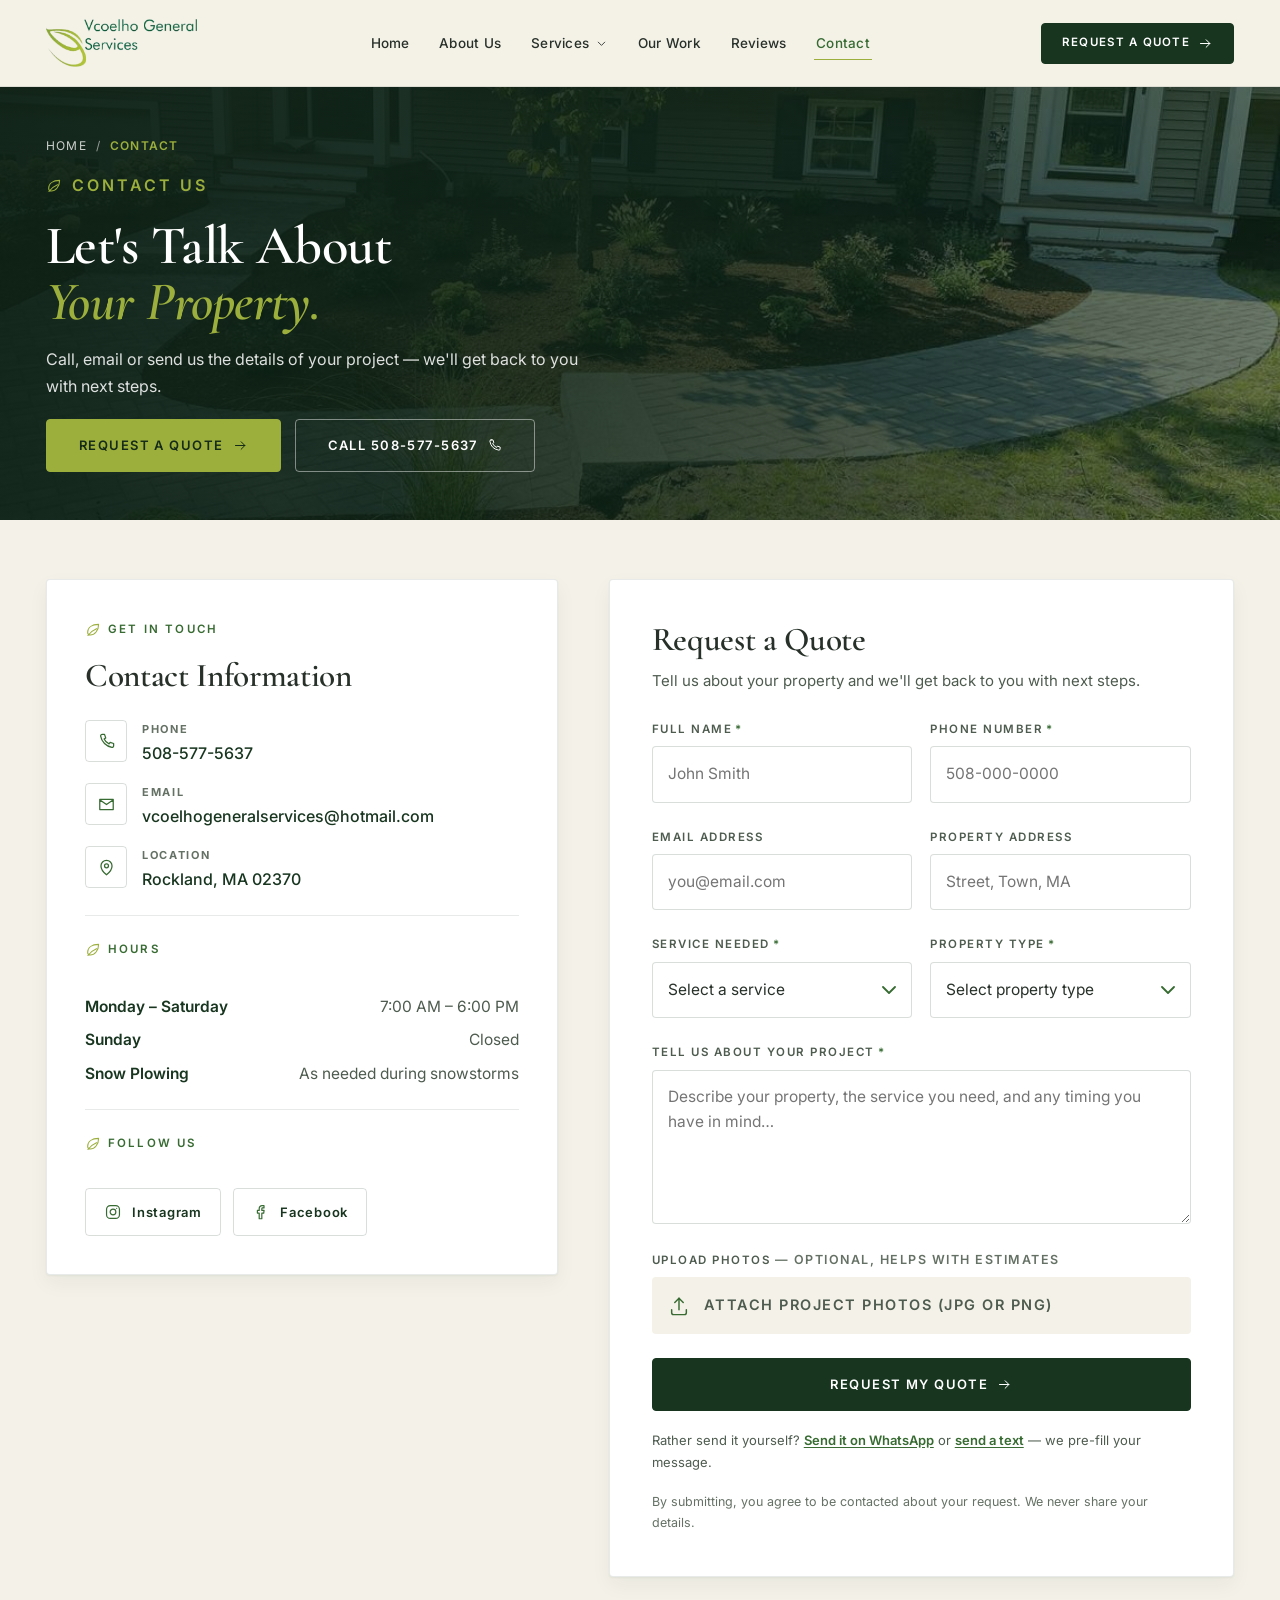
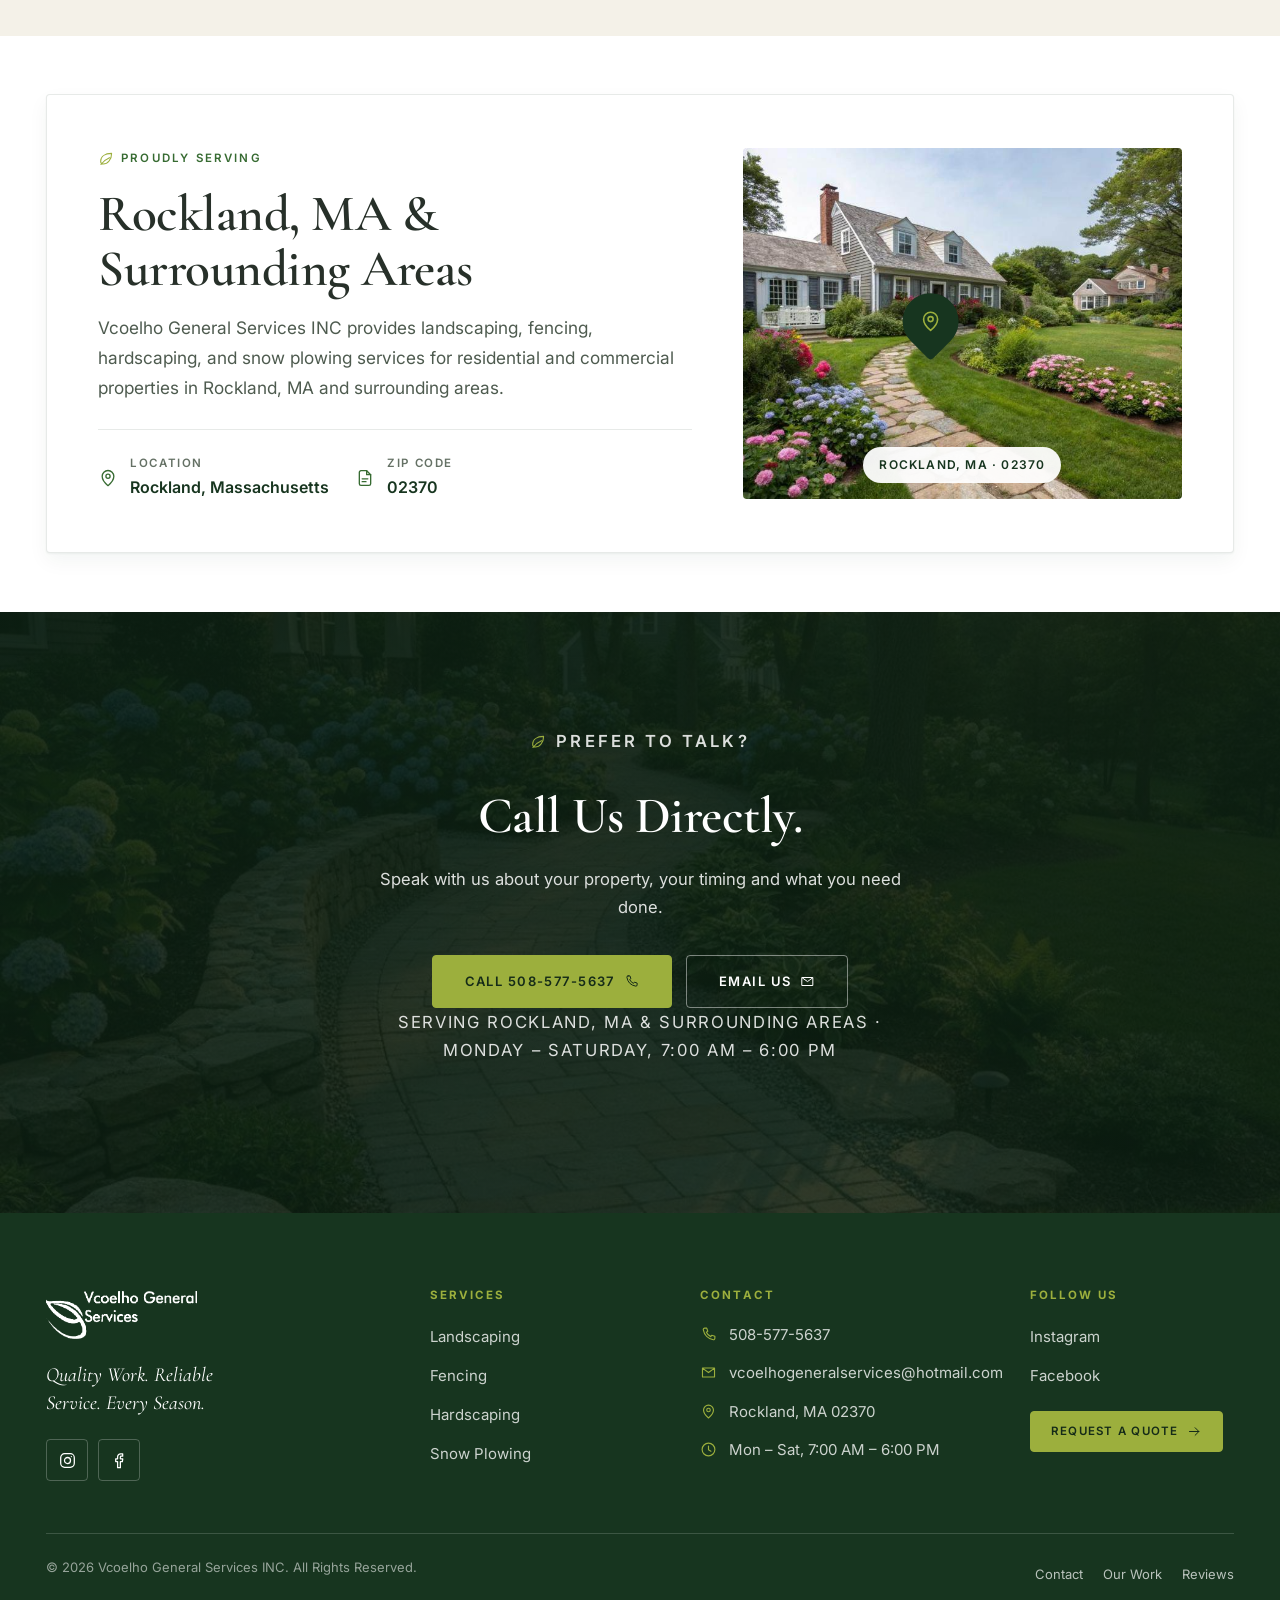
<file: contact.html>
<!DOCTYPE html>
<html lang="en">
<head>
<meta charset="utf-8">
<meta name="viewport" content="width=device-width, initial-scale=1">
<title>Contact Vcoelho General Services | Rockland, MA</title>
<meta name="description" content="Contact Vcoelho General Services for landscaping, fencing, hardscaping and snow plowing services in Rockland, MA.">
<meta name="theme-color" content="#17351F">
<meta name="robots" content="index, follow, max-image-preview:large">
<link rel="canonical" href="https://vcoelhogeneralservices.com/contact.html">
<meta property="og:type" content="website">
<meta property="og:site_name" content="Vcoelho General Services">
<meta property="og:locale" content="en_US">
<meta property="og:title" content="Contact Vcoelho General Services | Rockland, MA">
<meta property="og:description" content="Contact Vcoelho General Services for landscaping, fencing, hardscaping and snow plowing services in Rockland, MA.">
<meta property="og:url" content="https://vcoelhogeneralservices.com/contact.html">
<meta property="og:image" content="https://vcoelhogeneralservices.com/assets/images/share-vcoelho.jpg">
<meta property="og:image:width" content="1200">
<meta property="og:image:height" content="630">
<meta property="og:image:alt" content="Vcoelho General Services - Quality Work. Reliable Service. Every Season. in Rockland, MA">
<meta name="twitter:card" content="summary_large_image">
<meta name="twitter:title" content="Contact Vcoelho General Services | Rockland, MA">
<meta name="twitter:description" content="Contact Vcoelho General Services for landscaping, fencing, hardscaping and snow plowing services in Rockland, MA.">
<meta name="twitter:image" content="https://vcoelhogeneralservices.com/assets/images/share-vcoelho.jpg">
<meta name="twitter:image:alt" content="Vcoelho General Services - Quality Work. Reliable Service. Every Season. in Rockland, MA">
<link rel="icon" type="image/png" href="assets/images/favicon.png">
<link rel="preconnect" href="https://fonts.googleapis.com">
<link rel="preconnect" href="https://fonts.gstatic.com" crossorigin>
<link rel="stylesheet" href="https://fonts.googleapis.com/css2?family=Cormorant+Garamond:ital,wght@0,500;0,600;0,700;1,500;1,600&amp;family=Inter:wght@400;500;600;700&amp;display=swap">
<link rel="stylesheet" href="assets/css/style.css?v=20261105">
<script>document.documentElement.classList.add('js');</script>
<!-- Google tag (gtag.js) -->
<script async src="https://www.googletagmanager.com/gtag/js?id=G-Q991L5PVLW"></script>
<script>
  window.dataLayer = window.dataLayer || [];
  function gtag(){dataLayer.push(arguments);}
  gtag('js', new Date());
  gtag('config', 'G-Q991L5PVLW');
</script>
</head>
<body>
<a class="skip-link" href="#main">Skip to content</a>

<!-- ============ HEADER ============ -->
<header class="site-header" id="siteHeader">
  <div class="container header-inner">
    <a class="brand" href="index.html" aria-label="Vcoelho General Services Inc. — home">
      <img src="assets/images/logo.png" width="487" height="165" alt="Vcoelho General Services Inc.">
    </a>
    <nav class="nav" id="siteNav" aria-label="Main navigation">
      <ul class="nav-list">
        <li><a class="nav-link" href="index.html">Home</a></li>
        <li><a class="nav-link" href="about.html">About Us</a></li>
        <li class="has-dropdown">
          <button class="nav-link nav-toggle" type="button" aria-expanded="false" aria-controls="servicesMenu">
            Services
            <svg class="icon" aria-hidden="true"><use href="#i-chevron-down"></use></svg>
          </button>
          <div class="dropdown" id="servicesMenu">
            <a href="landscaping.html">
              <svg class="icon" aria-hidden="true"><use href="#i-sprout"></use></svg>
              <span class="dd-text"><strong>Landscaping</strong><span>Lawn, beds, mulch &amp; seasonal cleanups</span></span>
            </a>
            <a href="fencing.html">
              <svg class="icon" aria-hidden="true"><use href="#i-fence"></use></svg>
              <span class="dd-text"><strong>Fencing</strong><span>Privacy, security &amp; property boundaries</span></span>
            </a>
            <a href="hardscaping.html">
              <svg class="icon" aria-hidden="true"><use href="#i-stone"></use></svg>
              <span class="dd-text"><strong>Hardscaping</strong><span>Walkways, patios, walls &amp; steps</span></span>
            </a>
            <a href="snow-plowing.html">
              <svg class="icon" aria-hidden="true"><use href="#i-snow"></use></svg>
              <span class="dd-text"><strong>Snow Plowing</strong><span>Driveways &amp; lots during snowstorms</span></span>
            </a>
          </div>
        </li>
        <li><a class="nav-link" href="our-work.html">Our Work</a></li>
        <li><a class="nav-link" href="reviews.html">Reviews</a></li>
        <li><a class="nav-link is-active" href="contact.html" aria-current="page">Contact</a></li>
      </ul>
    </nav>
    <div class="header-actions">
      <a class="btn btn-primary btn-sm" href="#quote" data-cta="header_request_quote">
        Request a Quote
        <svg class="icon arrow" aria-hidden="true"><use href="#i-arrow"></use></svg>
      </a>
      <button class="nav-burger" id="navBurger" type="button" aria-expanded="false" aria-controls="siteNav" aria-label="Open navigation menu">
        <span class="bar"></span><span class="bar"></span><span class="bar"></span>
      </button>
    </div>
  </div>
</header>

<main id="main">

  <!-- ============ HERO ============ -->
  <section class="page-hero">
    <div class="page-hero-bg">
      <img src="assets/images/landscape-3.jpg" width="1150" height="862" fetchpriority="high" decoding="async"
           alt="Residential front walkway with new plantings, mulch beds and stone steps">
    </div>
    <div class="container">
      <nav class="breadcrumb" aria-label="Breadcrumb">
        <a href="index.html">Home</a><span class="sep">/</span>
        <span aria-current="page">Contact</span>
      </nav>
      <p class="eyebrow">
        <svg class="icon icon-leaf" aria-hidden="true"><use href="#i-leaf"></use></svg>
        Contact Us
      </p>
      <h1>Let's Talk About<br><span class="accent">Your Property.</span></h1>
      <p>Call, email or send us the details of your project — we'll get back to you with next steps.</p>
      <div class="btn-row">
        <a class="btn btn-lime btn-lg" href="#quote" data-cta="contact_hero_quote">
          Request a Quote
          <svg class="icon arrow" aria-hidden="true"><use href="#i-arrow"></use></svg>
        </a>
        <a class="btn btn-on-dark btn-lg" href="tel:+15085775637">
          Call 508-577-5637
          <svg class="icon arrow" aria-hidden="true"><use href="#i-phone"></use></svg>
        </a>
      </div>
    </div>
  </section>

  <!-- ============ CONTACT + QUOTE FORM ============ -->
  <section class="section section--cream" id="quote">
    <div class="container">
      <div class="contact-grid">

        <!-- Contact details -->
        <div class="info-card reveal">
          <div class="info-block">
            <p class="eyebrow">
              <svg class="icon icon-leaf" aria-hidden="true"><use href="#i-leaf"></use></svg>
              Get in Touch
            </p>
            <h2 style="font-size:clamp(1.7rem,2.6vw,2.2rem)">Contact Information</h2>
            <ul class="contact-list" style="margin-top:26px">
              <li>
                <span class="ico"><svg class="icon" aria-hidden="true"><use href="#i-phone"></use></svg></span>
                <span>
                  <strong>Phone</strong>
                  <a href="tel:+15085775637">508-577-5637</a>
                </span>
              </li>
              <li>
                <span class="ico"><svg class="icon" aria-hidden="true"><use href="#i-mail"></use></svg></span>
                <span>
                  <strong>Email</strong>
                  <a href="mailto:vcoelhogeneralservices@hotmail.com">vcoelhogeneralservices@hotmail.com</a>
                </span>
              </li>
              <li>
                <span class="ico"><svg class="icon" aria-hidden="true"><use href="#i-pin"></use></svg></span>
                <span>
                  <strong>Location</strong>
                  <span class="val">Rockland, MA 02370</span>
                </span>
              </li>
            </ul>
          </div>

          <div class="info-block">
            <p class="eyebrow">
              <svg class="icon icon-leaf" aria-hidden="true"><use href="#i-leaf"></use></svg>
              Hours
            </p>
            <div class="hours" style="margin-top:16px">
              <div><strong>Monday – Saturday</strong><span>7:00 AM – 6:00 PM</span></div>
              <div><strong>Sunday</strong><span>Closed</span></div>
              <div><strong>Snow Plowing</strong><span>As needed during snowstorms</span></div>
            </div>
          </div>

          <div class="info-block">
            <p class="eyebrow">
              <svg class="icon icon-leaf" aria-hidden="true"><use href="#i-leaf"></use></svg>
              Follow Us
            </p>
            <div class="social-row" style="margin-top:16px">
              <a class="social-link" href="https://www.instagram.com/vcoelhogeneralservicesinc/"
                 data-track="social_click" data-network="instagram" target="_blank" rel="noopener noreferrer">
                <svg class="icon" aria-hidden="true"><use href="#i-instagram"></use></svg>
                Instagram
              </a>
              <a class="social-link" href="https://www.facebook.com/VCoelhoGeneralServices/"
                 data-track="social_click" data-network="facebook" target="_blank" rel="noopener noreferrer">
                <svg class="icon" aria-hidden="true"><use href="#i-facebook"></use></svg>
                Facebook
              </a>
            </div>
          </div>
        </div>

        <!-- Quote form (inline) -->
        <div class="form-card reveal reveal-d1">
          <div class="form-head">
            <h2>Request a Quote</h2>
            <p>Tell us about your property and we'll get back to you with next steps.</p>
          </div>

          <form class="quote-form" novalidate action="https://formsubmit.co/vcoelhogeneralservices@hotmail.com" method="post" enctype="multipart/form-data" data-quote-form>
            <input type="hidden" name="_subject" value="Quote request - vcoelhogeneralservices.com">
            <input type="hidden" name="_template" value="table">
            <input type="hidden" name="_captcha" value="false">
            <input type="hidden" name="_next" value="https://vcoelhogeneralservices.com/contact.html?sent=1">
            <input type="text" name="_honey" value="" style="display:none" tabindex="-1" autocomplete="off" aria-label="Leave this field empty">
            <div class="form-grid">
              <div class="field" data-field="fullName">
                <label for="c-name">Full Name<span class="req" aria-hidden="true">*</span></label>
                <input type="text" id="c-name" name="fullName" autocomplete="name" placeholder="John Smith" required aria-describedby="c-name-error">
                <p class="field-error" id="c-name-error" role="alert"></p>
              </div>

              <div class="field" data-field="phone">
                <label for="c-phone">Phone Number<span class="req" aria-hidden="true">*</span></label>
                <input type="tel" id="c-phone" name="phone" autocomplete="tel" placeholder="508-000-0000" required aria-describedby="c-phone-error">
                <p class="field-error" id="c-phone-error" role="alert"></p>
              </div>

              <div class="field" data-field="email">
                <label for="c-email">Email Address</label>
                <input type="email" id="c-email" name="email" autocomplete="email" placeholder="you@email.com" aria-describedby="c-email-error">
                <p class="field-error" id="c-email-error" role="alert"></p>
              </div>

              <div class="field" data-field="address">
                <label for="c-address">Property Address</label>
                <input type="text" id="c-address" name="address" autocomplete="address-line1" placeholder="Street, Town, MA" aria-describedby="c-address-error">
                <p class="field-error" id="c-address-error" role="alert"></p>
              </div>

              <div class="field" data-field="service">
                <label for="c-service">Service Needed<span class="req" aria-hidden="true">*</span></label>
                <select id="c-service" name="service" required aria-describedby="c-service-error">
                  <option value="">Select a service</option>
                  <option value="Landscaping">Landscaping</option>
                  <option value="Fencing">Fencing</option>
                  <option value="Hardscaping">Hardscaping</option>
                  <option value="Snow Plowing">Snow Plowing</option>
                  <option value="Other">Other</option>
                </select>
                <p class="field-error" id="c-service-error" role="alert"></p>
              </div>

              <div class="field" data-field="propertyType">
                <label for="c-type">Property Type<span class="req" aria-hidden="true">*</span></label>
                <select id="c-type" name="propertyType" required aria-describedby="c-type-error">
                  <option value="">Select property type</option>
                  <option value="Residential">Residential</option>
                  <option value="Commercial">Commercial</option>
                  <option value="Property Management">Property Management</option>
                </select>
                <p class="field-error" id="c-type-error" role="alert"></p>
              </div>

              <div class="field is-full" data-field="message">
                <label for="c-message">Tell Us About Your Project<span class="req" aria-hidden="true">*</span></label>
                <textarea id="c-message" name="message" rows="5" placeholder="Describe your property, the service you need, and any timing you have in mind…" required aria-describedby="c-message-error"></textarea>
                <p class="field-error" id="c-message-error" role="alert"></p>
              </div>

              <div class="field is-full">
                <label for="c-photos">Upload Photos <span class="field-hint">— optional, helps with estimates</span></label>
                <label class="file-drop" for="c-photos">
                  <svg class="icon" aria-hidden="true"><use href="#i-upload"></use></svg>
                  <span data-file-label>Attach project photos (JPG or PNG)</span>
                  <input type="file" id="c-photos" name="photos" accept="image/*" multiple>
                </label>
              </div>

              <div class="form-alert" data-form-alert role="alert" hidden>
                <p><strong data-alert-title>We couldn't send this automatically.</strong> <span data-alert-msg>Send your request right now &mdash; your details are already filled in:</span></p>
                <p class="form-alert-links">
                  <a data-channel="whatsapp" target="_blank" rel="noopener" href="https://wa.me/15085775637">Send on WhatsApp</a>
                  <span aria-hidden="true"> &middot; </span>
                  <a data-channel="sms" target="_blank" rel="noopener" href="sms:+15085775637">Send by SMS</a>
                  <span aria-hidden="true"> &middot; </span>
                  <a data-mailto href="mailto:vcoelhogeneralservices@hotmail.com">Send by e-mail</a>
                </p>
                <p class="tiny">You can also press submit again, or call 508-577-5637.</p>
              </div>

              <div class="form-actions">
                <button type="submit" class="btn btn-primary btn-lg btn-block">
                  Request My Quote
                  <svg class="icon arrow" aria-hidden="true"><use href="#i-arrow"></use></svg>
                </button>
              </div>
              <p class="form-alt">Rather send it yourself? <a data-channel="whatsapp" target="_blank" rel="noopener" href="https://wa.me/15085775637">Send it on WhatsApp</a> or <a data-channel="sms" target="_blank" rel="noopener" href="sms:+15085775637">send a text</a> &mdash; we pre-fill your message.</p>
              <p class="form-legal">By submitting, you agree to be contacted about your request. We never share your details.</p>
            </div>
          </form>

          <div class="form-success" hidden>
            <div class="icon-badge"><svg class="icon" aria-hidden="true"><use href="#i-check"></use></svg></div>
            <h3>Thank you for contacting Vcoelho General Services INC.</h3>
            <p>Your request has been sent to our team. We'll review your project details and get back to you shortly.</p>
            <div class="btn-row">
              <a class="btn btn-primary" data-channel="whatsapp" target="_blank" rel="noopener" href="https://wa.me/15085775637">Message us on WhatsApp</a>
              <a class="btn btn-outline" data-channel="sms" target="_blank" rel="noopener" href="sms:+15085775637">Send by SMS</a>
              <a class="btn btn-outline" href="tel:+15085775637">Call 508-577-5637 <svg class="icon arrow" aria-hidden="true"><use href="#i-phone"></use></svg></a>
            </div>
            <p class="tiny">Need us right away? WhatsApp or SMS opens with your details ready to send. Or call 508-577-5637, Mon&ndash;Sat 7:00 AM&ndash;6:00 PM.</p>
          </div>
        </div>

      </div>
    </div>
  </section>

  <!-- ============ SERVICE AREA ============ -->
  <section class="section section--white">
    <div class="container">
      <div class="area reveal">
        <div>
          <p class="eyebrow">
            <svg class="icon icon-leaf" aria-hidden="true"><use href="#i-leaf"></use></svg>
            Proudly Serving
          </p>
          <h2>Rockland, MA &amp; Surrounding Areas</h2>
          <p class="lead">Vcoelho General Services INC provides landscaping, fencing, hardscaping, and snow plowing services for residential and commercial properties in Rockland, MA and surrounding areas.</p>
          <div class="area-zip">
            <div>
              <svg class="icon" aria-hidden="true"><use href="#i-pin"></use></svg>
              <span><strong>Location</strong><span>Rockland, Massachusetts</span></span>
            </div>
            <div>
              <svg class="icon" aria-hidden="true"><use href="#i-file"></use></svg>
              <span><strong>ZIP Code</strong><span>02370</span></span>
            </div>
          </div>
        </div>
        <div class="area-map">
          <img src="assets/images/landscape-2.jpg" width="860" height="573" loading="lazy" decoding="async"
               alt="Cape-style home with stone walkway and foundation plantings in a Massachusetts neighbourhood">
          <span class="area-pin" aria-hidden="true"><svg class="icon"><use href="#i-pin"></use></svg></span>
          <span class="area-map-label">Rockland, MA · 02370</span>
        </div>
      </div>
    </div>
  </section>

  <!-- ============ CTA ============ -->
  <section class="cta-band">
    <div class="cta-band-bg" aria-hidden="true">
      <img src="assets/images/hardscaping-4.jpg" width="1200" height="685" loading="lazy" decoding="async" alt="Curving paver walkway edged with river stone beside hydrangea beds and a low stone wall">
    </div>
    <div class="container">
      <p class="eyebrow">
        <svg class="icon icon-leaf" aria-hidden="true"><use href="#i-leaf"></use></svg>
        Prefer to Talk?
      </p>
      <h2>Call Us Directly.</h2>
      <p>Speak with us about your property, your timing and what you need done.</p>
      <div class="btn-row">
        <a class="btn btn-lime btn-lg" href="tel:+15085775637">
          Call 508-577-5637
          <svg class="icon arrow" aria-hidden="true"><use href="#i-phone"></use></svg>
        </a>
        <a class="btn btn-on-dark btn-lg" href="mailto:vcoelhogeneralservices@hotmail.com">
          Email Us
          <svg class="icon arrow" aria-hidden="true"><use href="#i-mail"></use></svg>
        </a>
      </div>
      <p class="cta-note">Serving Rockland, MA &amp; surrounding areas · Monday – Saturday, 7:00 AM – 6:00 PM</p>
    </div>
  </section>

</main>

<!-- ============ FOOTER ============ -->
<footer class="site-footer">
  <div class="container">
    <div class="footer-grid">
      <div class="footer-brand">
        <img src="assets/images/logo-white.png" width="487" height="165" loading="lazy" decoding="async"
             alt="Vcoelho General Services Inc.">
        <p>Quality Work. Reliable Service. Every Season.</p>
        <div class="footer-social">
          <a href="https://www.instagram.com/vcoelhogeneralservicesinc/" data-track="social_click" data-network="instagram"
             target="_blank" rel="noopener noreferrer" aria-label="Vcoelho General Services INC on Instagram">
            <svg class="icon" aria-hidden="true"><use href="#i-instagram"></use></svg>
          </a>
          <a href="https://www.facebook.com/VCoelhoGeneralServices/" data-track="social_click" data-network="facebook"
             target="_blank" rel="noopener noreferrer" aria-label="Vcoelho General Services on Facebook">
            <svg class="icon" aria-hidden="true"><use href="#i-facebook"></use></svg>
          </a>
        </div>
      </div>
      <div>
        <h2>Services</h2>
        <ul class="footer-links">
          <li><a href="landscaping.html">Landscaping</a></li>
          <li><a href="fencing.html">Fencing</a></li>
          <li><a href="hardscaping.html">Hardscaping</a></li>
          <li><a href="snow-plowing.html">Snow Plowing</a></li>
        </ul>
      </div>
      <div>
        <h2>Contact</h2>
        <ul class="footer-contact">
          <li><svg class="icon" aria-hidden="true"><use href="#i-phone"></use></svg><a href="tel:+15085775637">508-577-5637</a></li>
          <li><svg class="icon" aria-hidden="true"><use href="#i-mail"></use></svg><a href="mailto:vcoelhogeneralservices@hotmail.com">vcoelhogeneralservices@hotmail.com</a></li>
          <li><svg class="icon" aria-hidden="true"><use href="#i-pin"></use></svg><span>Rockland, MA 02370</span></li>
          <li><svg class="icon" aria-hidden="true"><use href="#i-clock"></use></svg><span>Mon – Sat, 7:00 AM – 6:00 PM</span></li>
        </ul>
      </div>
      <div>
        <h2>Follow Us</h2>
        <ul class="footer-links">
          <li><a href="https://www.instagram.com/vcoelhogeneralservicesinc/" data-track="social_click" data-network="instagram" target="_blank" rel="noopener noreferrer">Instagram</a></li>
          <li><a href="https://www.facebook.com/VCoelhoGeneralServices/" data-track="social_click" data-network="facebook" target="_blank" rel="noopener noreferrer">Facebook</a></li>
        </ul>
        <div class="btn-row" style="margin-top:22px">
          <a class="btn btn-lime btn-sm" href="#quote" data-cta="footer_request_quote">
            Request a Quote
            <svg class="icon arrow" aria-hidden="true"><use href="#i-arrow"></use></svg>
          </a>
        </div>
      </div>
    </div>
    <div class="footer-bottom">
      <p>© 2026 Vcoelho General Services INC. All Rights Reserved.</p>
      <div class="footer-legal">
        <a href="contact.html">Contact</a>
        <a href="our-work.html">Our Work</a>
        <a href="reviews.html">Reviews</a>
      </div>
    </div>
  </div>
</footer>

<script type="application/ld+json">
{
    "@context":  "https://schema.org",
    "@graph":  [
                   {
                       "@type":  "BreadcrumbList",
                       "itemListElement":  [
                                               {
                                                   "position":  1,
                                                   "name":  "Home",
                                                   "item":  "https://vcoelhogeneralservices.com/",
                                                   "@type":  "ListItem"
                                               },
                                               {
                                                   "position":  2,
                                                   "name":  "Contact",
                                                   "item":  "https://vcoelhogeneralservices.com/contact.html",
                                                   "@type":  "ListItem"
                                               }
                                           ]
                   }
               ]
}
</script>
<script src="assets/js/site.js?v=20261105" defer></script>
</body>
</html>
</file>
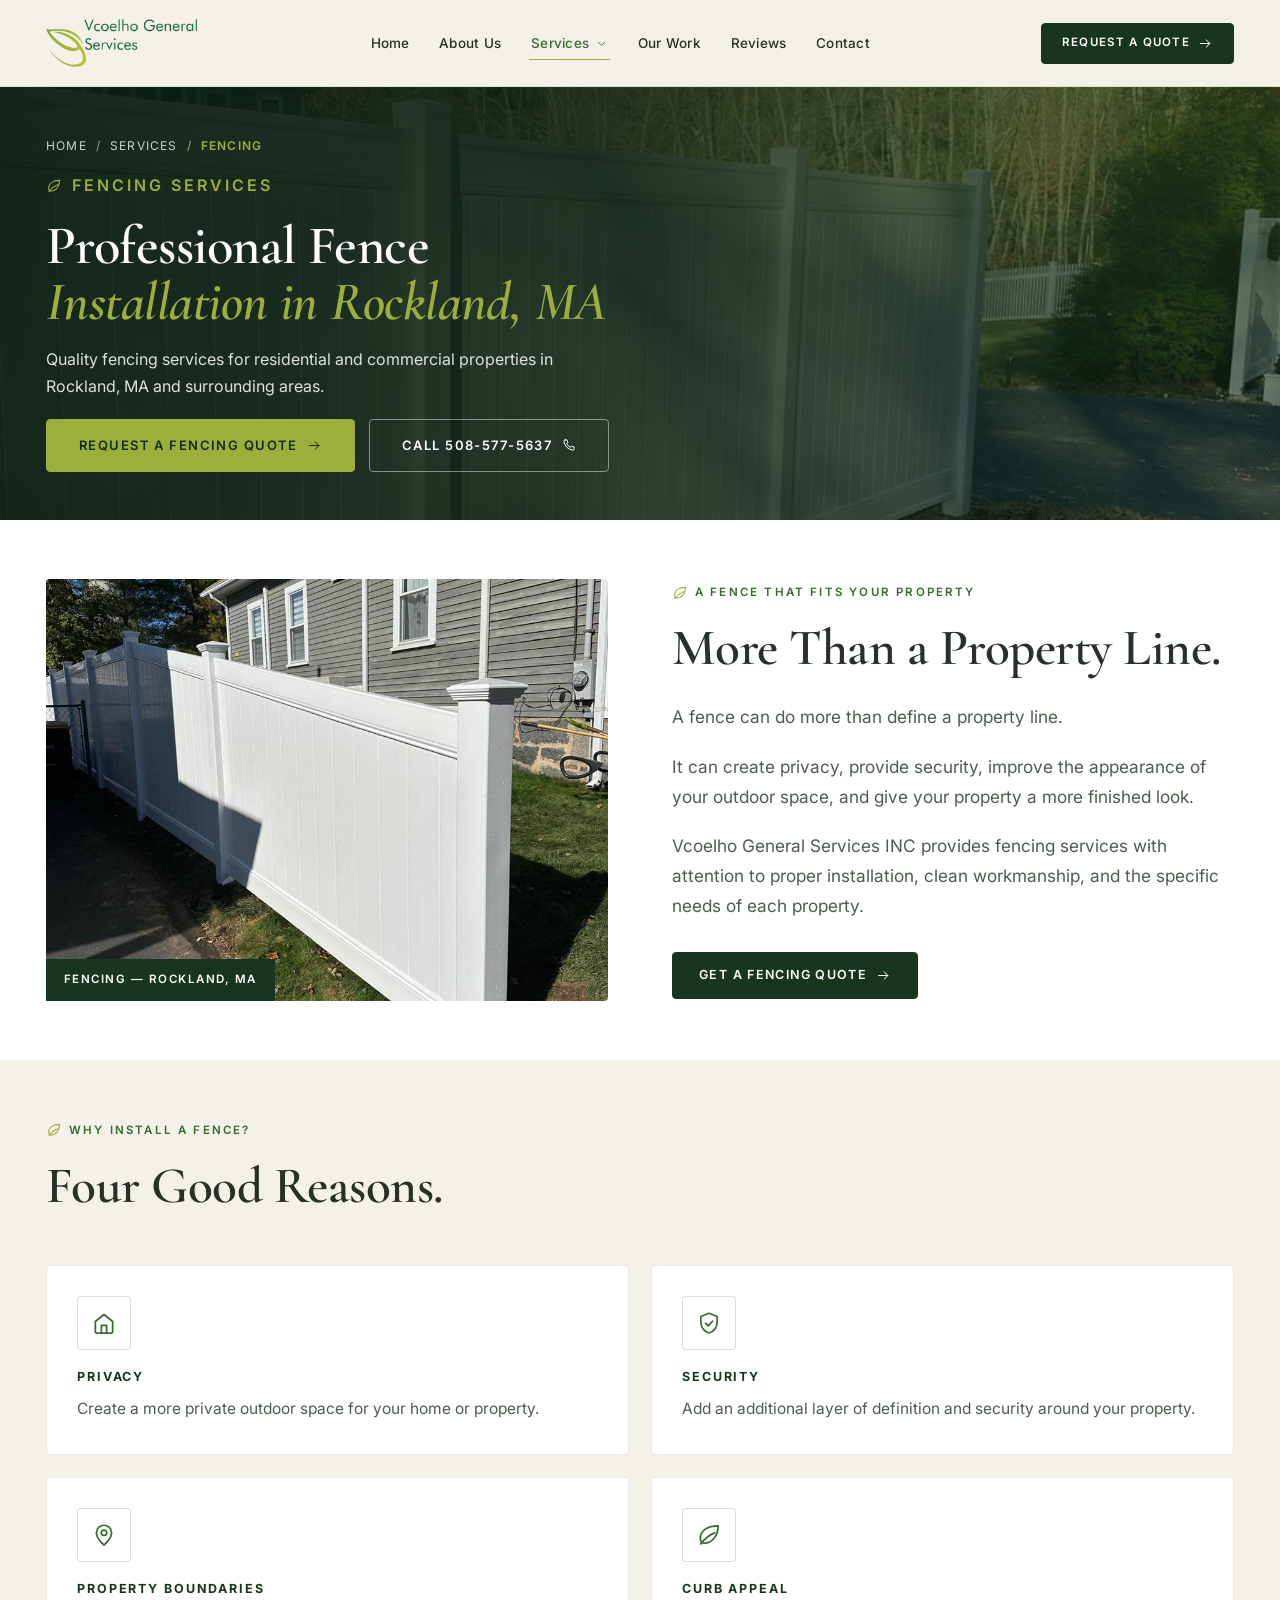
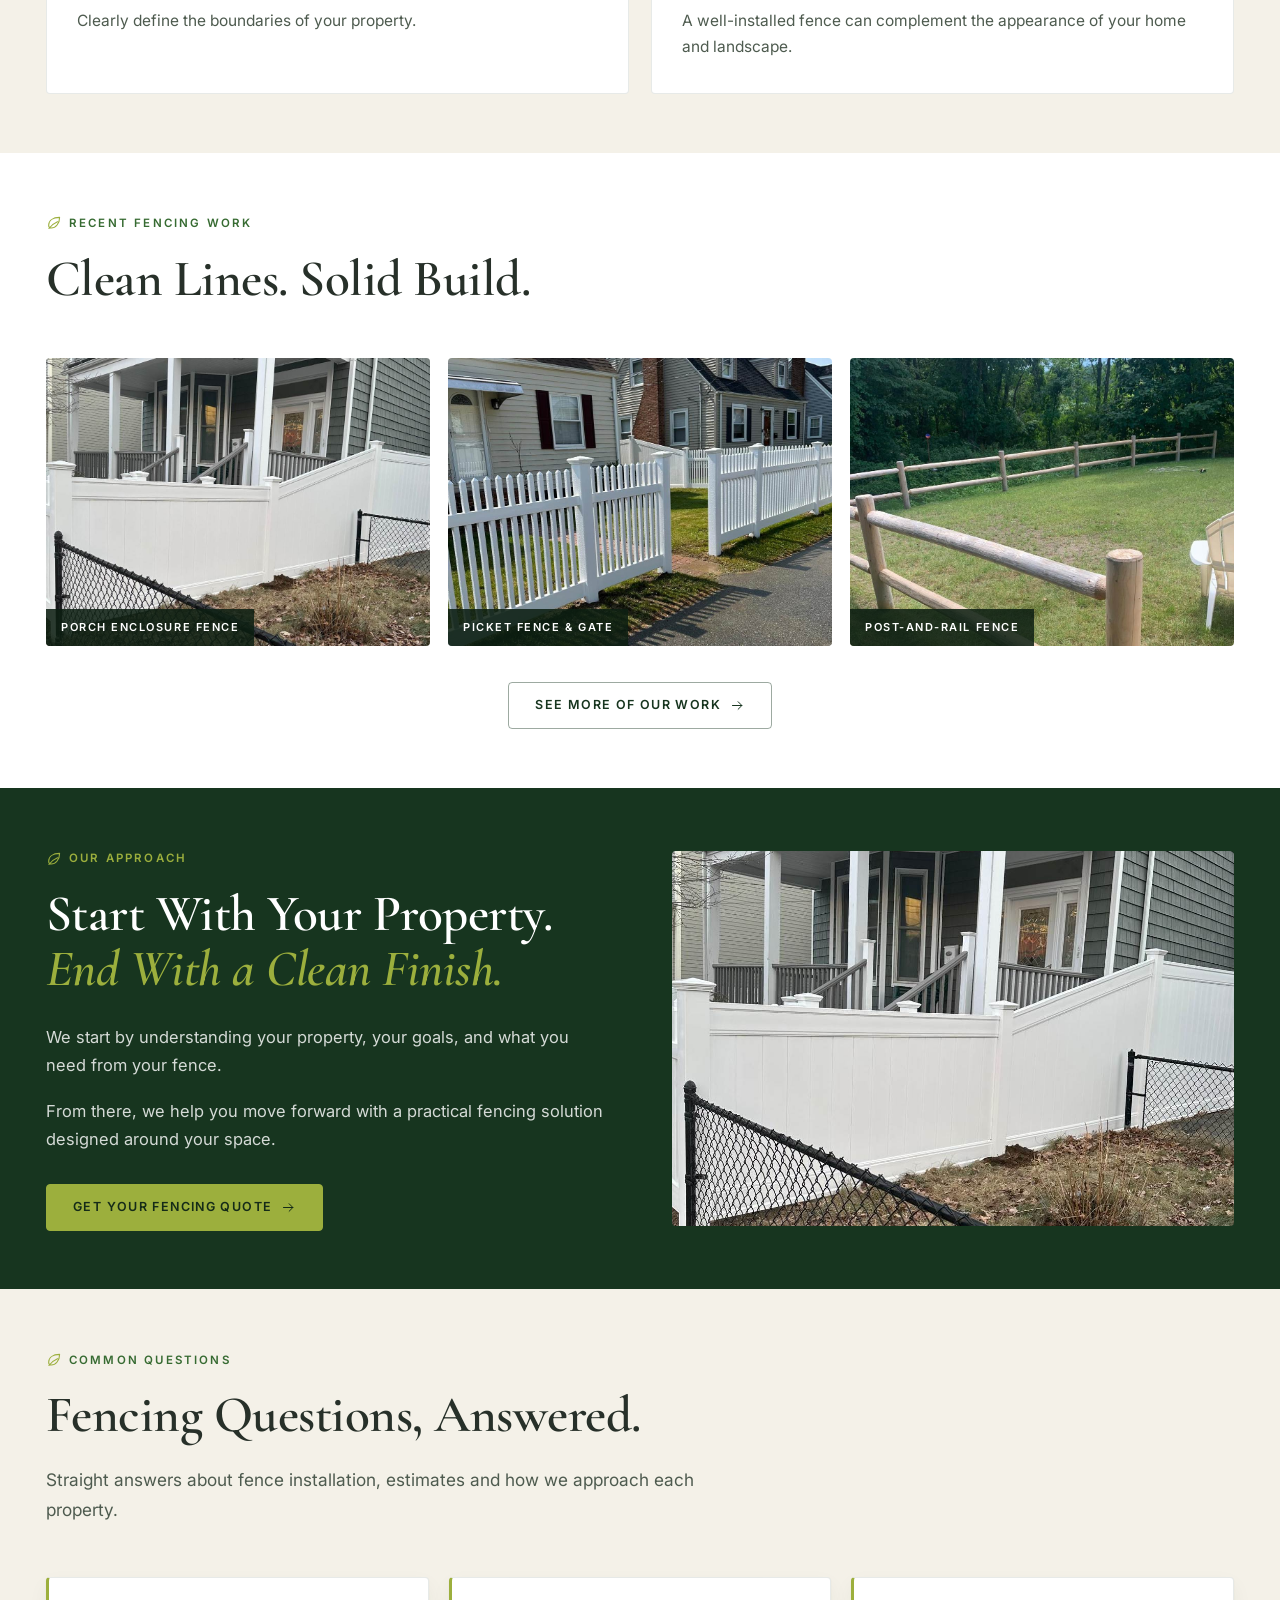
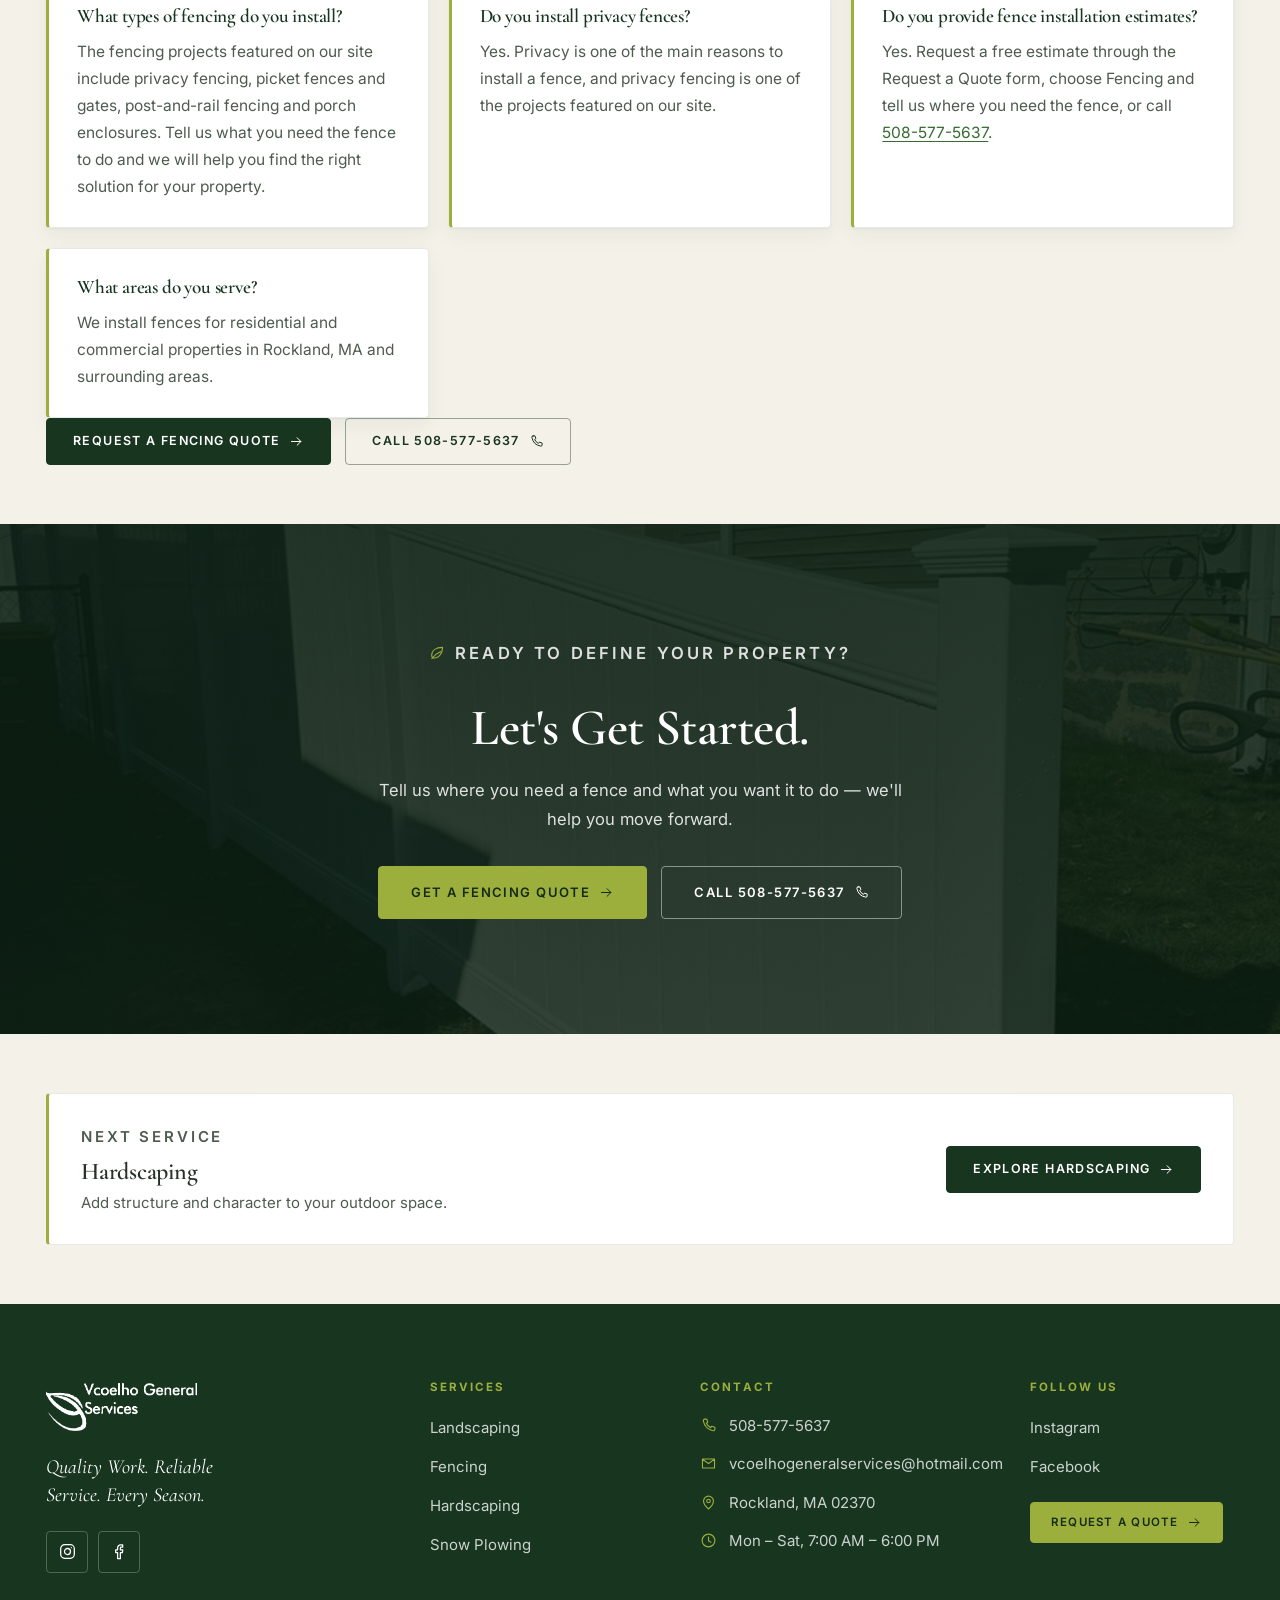
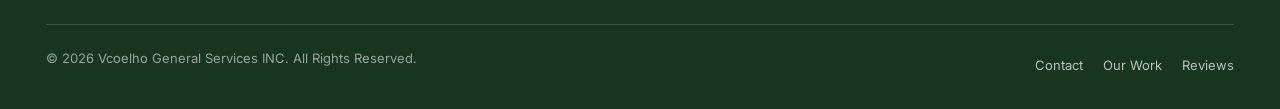
<file: fencing.html>
<!DOCTYPE html>
<html lang="en">
<head>
<meta charset="utf-8">
<meta name="viewport" content="width=device-width, initial-scale=1">
<title>Fence Installation in Rockland, MA | Vcoelho General Services</title>
<meta name="description" content="Professional fence installation and fencing services in Rockland, MA. Improve privacy, security and curb appeal with Vcoelho General Services.">
<meta name="theme-color" content="#17351F">
<meta name="robots" content="index, follow, max-image-preview:large">
<link rel="canonical" href="https://vcoelhogeneralservices.com/fencing.html">
<meta property="og:type" content="website">
<meta property="og:site_name" content="Vcoelho General Services">
<meta property="og:locale" content="en_US">
<meta property="og:title" content="Fence Installation in Rockland, MA | Vcoelho General Services">
<meta property="og:description" content="Professional fence installation and fencing services in Rockland, MA. Improve privacy, security and curb appeal with Vcoelho General Services.">
<meta property="og:url" content="https://vcoelhogeneralservices.com/fencing.html">
<meta property="og:image" content="https://vcoelhogeneralservices.com/assets/images/share-vcoelho.jpg">
<meta property="og:image:width" content="1200">
<meta property="og:image:height" content="630">
<meta property="og:image:alt" content="Vcoelho General Services - Quality Work. Reliable Service. Every Season. in Rockland, MA">
<meta name="twitter:card" content="summary_large_image">
<meta name="twitter:title" content="Fence Installation in Rockland, MA | Vcoelho General Services">
<meta name="twitter:description" content="Professional fence installation and fencing services in Rockland, MA. Improve privacy, security and curb appeal with Vcoelho General Services.">
<meta name="twitter:image" content="https://vcoelhogeneralservices.com/assets/images/share-vcoelho.jpg">
<meta name="twitter:image:alt" content="Vcoelho General Services - Quality Work. Reliable Service. Every Season. in Rockland, MA">
<link rel="icon" type="image/png" href="assets/images/favicon.png">
<link rel="preconnect" href="https://fonts.googleapis.com">
<link rel="preconnect" href="https://fonts.gstatic.com" crossorigin>
<link rel="stylesheet" href="https://fonts.googleapis.com/css2?family=Cormorant+Garamond:ital,wght@0,500;0,600;0,700;1,500;1,600&amp;family=Inter:wght@400;500;600;700&amp;display=swap">
<link rel="stylesheet" href="assets/css/style.css?v=20261105">
<script>document.documentElement.classList.add('js');</script>
<!-- Google tag (gtag.js) -->
<script async src="https://www.googletagmanager.com/gtag/js?id=G-Q991L5PVLW"></script>
<script>
  window.dataLayer = window.dataLayer || [];
  function gtag(){dataLayer.push(arguments);}
  gtag('js', new Date());
  gtag('config', 'G-Q991L5PVLW');
</script>
</head>
<body>
<a class="skip-link" href="#main">Skip to content</a>

<!-- ============ HEADER ============ -->
<header class="site-header" id="siteHeader">
  <div class="container header-inner">
    <a class="brand" href="index.html" aria-label="Vcoelho General Services Inc. — home">
      <img src="assets/images/logo.png" width="487" height="165" alt="Vcoelho General Services Inc.">
    </a>
    <nav class="nav" id="siteNav" aria-label="Main navigation">
      <ul class="nav-list">
        <li><a class="nav-link" href="index.html">Home</a></li>
        <li><a class="nav-link" href="about.html">About Us</a></li>
        <li class="has-dropdown">
          <button class="nav-link nav-toggle is-active" type="button" aria-expanded="false" aria-controls="servicesMenu">
            Services
            <svg class="icon" aria-hidden="true"><use href="#i-chevron-down"></use></svg>
          </button>
          <div class="dropdown" id="servicesMenu">
            <a href="landscaping.html">
              <svg class="icon" aria-hidden="true"><use href="#i-sprout"></use></svg>
              <span class="dd-text"><strong>Landscaping</strong><span>Lawn, beds, mulch &amp; seasonal cleanups</span></span>
            </a>
            <a href="fencing.html">
              <svg class="icon" aria-hidden="true"><use href="#i-fence"></use></svg>
              <span class="dd-text"><strong>Fencing</strong><span>Privacy, security &amp; property boundaries</span></span>
            </a>
            <a href="hardscaping.html">
              <svg class="icon" aria-hidden="true"><use href="#i-stone"></use></svg>
              <span class="dd-text"><strong>Hardscaping</strong><span>Walkways, patios, walls &amp; steps</span></span>
            </a>
            <a href="snow-plowing.html">
              <svg class="icon" aria-hidden="true"><use href="#i-snow"></use></svg>
              <span class="dd-text"><strong>Snow Plowing</strong><span>Driveways &amp; lots during snowstorms</span></span>
            </a>
          </div>
        </li>
        <li><a class="nav-link" href="our-work.html">Our Work</a></li>
        <li><a class="nav-link" href="reviews.html">Reviews</a></li>
        <li><a class="nav-link" href="contact.html">Contact</a></li>
      </ul>
    </nav>
    <div class="header-actions">
      <a class="btn btn-primary btn-sm" href="request-a-quote.html" data-quote data-cta="header_request_quote">
        Request a Quote
        <svg class="icon arrow" aria-hidden="true"><use href="#i-arrow"></use></svg>
      </a>
      <button class="nav-burger" id="navBurger" type="button" aria-expanded="false" aria-controls="siteNav" aria-label="Open navigation menu">
        <span class="bar"></span><span class="bar"></span><span class="bar"></span>
      </button>
    </div>
  </div>
</header>

<main id="main">

  <!-- ============ HERO ============ -->
  <section class="page-hero">
    <div class="page-hero-bg">
      <img src="assets/images/fencing-3.jpg" width="1100" height="825" fetchpriority="high" decoding="async"
           alt="White vinyl privacy fence running along a gravel driveway with autumn trees behind it">
    </div>
    <div class="container">
      <nav class="breadcrumb" aria-label="Breadcrumb">
        <a href="index.html">Home</a><span class="sep">/</span>
        <a href="index.html#services">Services</a><span class="sep">/</span>
        <span aria-current="page">Fencing</span>
      </nav>
      <p class="eyebrow">
        <svg class="icon icon-leaf" aria-hidden="true"><use href="#i-leaf"></use></svg>
        Fencing Services
      </p>
      <h1>Professional Fence<br><span class="accent">Installation in Rockland, MA</span></h1>
      <p>Quality fencing services for residential and commercial properties in Rockland, MA and surrounding areas.</p>
      <div class="btn-row">
        <a class="btn btn-lime btn-lg" href="request-a-quote.html" data-quote data-service="Fencing" data-cta="fencing_hero_quote">
          Request a Fencing Quote
          <svg class="icon arrow" aria-hidden="true"><use href="#i-arrow"></use></svg>
        </a>
        <a class="btn btn-on-dark btn-lg" href="tel:+15085775637">
          Call 508-577-5637
          <svg class="icon arrow" aria-hidden="true"><use href="#i-phone"></use></svg>
        </a>
      </div>
    </div>
  </section>

  <!-- ============ FEATURED PROJECT PHOTO ============ -->
  <section class="section section--white section--tight">
    <div class="container">
      <div class="split">
        <div class="split-media is-tall reveal-img">
          <img src="assets/images/fence-vcoelho.jpg" width="900" height="1200" loading="lazy" decoding="async"
               alt="White vinyl fence running alongside the paved walkway of a gray house">
          <span class="media-caption">Fencing — Rockland, MA</span>
        </div>
        <div class="feature-body reveal">
          <p class="eyebrow">
            <svg class="icon icon-leaf" aria-hidden="true"><use href="#i-leaf"></use></svg>
            A Fence That Fits Your Property
          </p>
          <h2>More Than a Property Line.</h2>
          <div class="prose lead">
            <p>A fence can do more than define a property line.</p>
            <p>It can create privacy, provide security, improve the appearance of your outdoor space, and give your property a more finished look.</p>
            <p>Vcoelho General Services INC provides fencing services with attention to proper installation, clean workmanship, and the specific needs of each property.</p>
          </div>
          <div class="btn-row">
            <a class="btn btn-primary" href="request-a-quote.html" data-quote data-service="Fencing" data-cta="fencing_intro_quote">
              Get a Fencing Quote
              <svg class="icon arrow" aria-hidden="true"><use href="#i-arrow"></use></svg>
            </a>
          </div>
        </div>
      </div>
    </div>
  </section>

  <!-- ============ WHY INSTALL A FENCE ============ -->
  <section class="section section--cream">
    <div class="container">
      <div class="section-head reveal">
        <p class="eyebrow">
          <svg class="icon icon-leaf" aria-hidden="true"><use href="#i-leaf"></use></svg>
          Why Install a Fence?
        </p>
        <h2>Four Good Reasons.</h2>
      </div>

      <div class="benefit-grid">
        <article class="benefit reveal">
          <div class="icon-badge"><svg class="icon" aria-hidden="true"><use href="#i-home"></use></svg></div>
          <h3>Privacy</h3>
          <p>Create a more private outdoor space for your home or property.</p>
        </article>
        <article class="benefit reveal reveal-d1">
          <div class="icon-badge"><svg class="icon" aria-hidden="true"><use href="#i-shield"></use></svg></div>
          <h3>Security</h3>
          <p>Add an additional layer of definition and security around your property.</p>
        </article>
        <article class="benefit reveal reveal-d2">
          <div class="icon-badge"><svg class="icon" aria-hidden="true"><use href="#i-pin"></use></svg></div>
          <h3>Property Boundaries</h3>
          <p>Clearly define the boundaries of your property.</p>
        </article>
        <article class="benefit reveal reveal-d3">
          <div class="icon-badge"><svg class="icon" aria-hidden="true"><use href="#i-leaf"></use></svg></div>
          <h3>Curb Appeal</h3>
          <p>A well-installed fence can complement the appearance of your home and landscape.</p>
        </article>
      </div>
    </div>
  </section>

  <!-- ============ GALLERY STRIP ============ -->
  <section class="section section--white">
    <div class="container">
      <div class="section-head reveal">
        <p class="eyebrow">
          <svg class="icon icon-leaf" aria-hidden="true"><use href="#i-leaf"></use></svg>
          Recent Fencing Work
        </p>
        <h2>Clean Lines. Solid Build.</h2>
      </div>
      <div class="mini-gallery">
        <figure class="reveal">
          <img src="assets/images/fencing-4.jpg" width="1100" height="825" loading="lazy" decoding="async"
               alt="White vinyl fence enclosing the front entry of a gray house, with a chain-link fence in the foreground">
          <figcaption>Porch Enclosure Fence</figcaption>
        </figure>
        <figure class="reveal reveal-d1">
          <img src="assets/images/fencing-1.jpg" width="1100" height="825" loading="lazy" decoding="async"
               alt="White vinyl picket fence with a walkway gate in front of a house">
          <figcaption>Picket Fence &amp; Gate</figcaption>
        </figure>
        <figure class="reveal reveal-d2">
          <img src="assets/images/fencing-2.jpg" width="1100" height="825" loading="lazy" decoding="async"
               alt="Rustic post-and-rail fence running across a green lawn">
          <figcaption>Post-and-Rail Fence</figcaption>
        </figure>
      </div>
      <div class="btn-row is-center" style="margin-top:36px">
        <a class="btn btn-outline" href="our-work.html" data-cta="fencing_view_work">
          See More of Our Work
          <svg class="icon arrow" aria-hidden="true"><use href="#i-arrow"></use></svg>
        </a>
      </div>
    </div>
  </section>

  <!-- ============ OUR APPROACH ============ -->
  <section class="section section--dark">
    <div class="feature-tint" aria-hidden="true"></div>
    <div class="container">
      <div class="split">
        <div class="feature-body reveal">
          <p class="eyebrow">
            <svg class="icon icon-leaf" aria-hidden="true"><use href="#i-leaf"></use></svg>
            Our Approach
          </p>
          <h2>Start With Your Property.<br><em class="italic accent">End With a Clean Finish.</em></h2>
          <div class="prose">
            <p>We start by understanding your property, your goals, and what you need from your fence.</p>
            <p>From there, we help you move forward with a practical fencing solution designed around your space.</p>
          </div>
          <div class="btn-row">
            <a class="btn btn-lime" href="request-a-quote.html" data-quote data-service="Fencing" data-cta="fencing_approach_quote">
              Get Your Fencing Quote
              <svg class="icon arrow" aria-hidden="true"><use href="#i-arrow"></use></svg>
            </a>
          </div>
        </div>
        <div class="split-media is-wide reveal-img">
          <img src="assets/images/fencing-4.jpg" width="1100" height="825" loading="lazy" decoding="async"
               alt="White vinyl fence wrapping the front porch of a house, with a chain-link fence in the foreground">
        </div>
      </div>
    </div>
  </section>

    <!-- ============ FAQ ============ -->
  <section class="section section--cream" id="faq">
    <div class="container">
      <div class="section-head reveal">
        <p class="eyebrow">
          <svg class="icon icon-leaf" aria-hidden="true"><use href="#i-leaf"></use></svg>
          Common Questions
        </p>
        <h2>Fencing Questions, Answered.</h2>
        <p class="lead">Straight answers about fence installation, estimates and how we approach each property.</p>
      </div>

      <div class="faq-grid">
        <article class="faq-item reveal">
          <h3>What types of fencing do you install?</h3>
          <p>The fencing projects featured on our site include privacy fencing, picket fences and gates, post-and-rail fencing and porch enclosures. Tell us what you need the fence to do and we will help you find the right solution for your property.</p>
        </article>
        <article class="faq-item reveal reveal-d1">
          <h3>Do you install privacy fences?</h3>
          <p>Yes. Privacy is one of the main reasons to install a fence, and privacy fencing is one of the projects featured on our site.</p>
        </article>
        <article class="faq-item reveal reveal-d2">
          <h3>Do you provide fence installation estimates?</h3>
          <p>Yes. Request a free estimate through the Request a Quote form, choose Fencing and tell us where you need the fence, or call <a href="tel:+15085775637">508-577-5637</a>.</p>
        </article>
        <article class="faq-item reveal reveal-d3">
          <h3>What areas do you serve?</h3>
          <p>We install fences for residential and commercial properties in Rockland, MA and surrounding areas.</p>
        </article>
      </div>

      <div class="btn-row">
        <a class="btn btn-primary" href="request-a-quote.html" data-quote data-service="Fencing" data-cta="fencing_faq_quote">
          Request a Fencing Quote
          <svg class="icon arrow" aria-hidden="true"><use href="#i-arrow"></use></svg>
        </a>
        <a class="btn btn-outline" href="tel:+15085775637">
          Call 508-577-5637
          <svg class="icon arrow" aria-hidden="true"><use href="#i-phone"></use></svg>
        </a>
      </div>
    </div>
  </section>

<!-- ============ FINAL CTA ============ -->
  <section class="cta-band">
    <div class="cta-band-bg" aria-hidden="true">
      <img src="assets/images/fence-vcoelho.jpg" width="900" height="1200" loading="lazy" decoding="async" alt="White vinyl fence running alongside the paved walkway of a gray house">
    </div>
    <div class="container">
      <p class="eyebrow">
        <svg class="icon icon-leaf" aria-hidden="true"><use href="#i-leaf"></use></svg>
        Ready to Define Your Property?
      </p>
      <h2>Let's Get Started.</h2>
      <p>Tell us where you need a fence and what you want it to do — we'll help you move forward.</p>
      <div class="btn-row">
        <a class="btn btn-lime btn-lg" href="request-a-quote.html" data-quote data-service="Fencing" data-cta="fencing_final_quote">
          Get a Fencing Quote
          <svg class="icon arrow" aria-hidden="true"><use href="#i-arrow"></use></svg>
        </a>
        <a class="btn btn-on-dark btn-lg" href="tel:+15085775637">
          Call 508-577-5637
          <svg class="icon arrow" aria-hidden="true"><use href="#i-phone"></use></svg>
        </a>
      </div>
    </div>
  </section>

  <!-- ============ NEXT SERVICE ============ -->
  <section class="section section--tight section--cream">
    <div class="container">
      <div class="next-service reveal">
        <div>
          <p class="eyebrow" style="margin-bottom:.5rem">Next Service</p>
          <h3>Hardscaping</h3>
          <p>Add structure and character to your outdoor space.</p>
        </div>
        <a class="btn btn-primary" href="hardscaping.html">
          Explore Hardscaping
          <svg class="icon arrow" aria-hidden="true"><use href="#i-arrow"></use></svg>
        </a>
      </div>
    </div>
  </section>

</main>

<!-- ============ FOOTER ============ -->
<footer class="site-footer">
  <div class="container">
    <div class="footer-grid">
      <div class="footer-brand">
        <img src="assets/images/logo-white.png" width="487" height="165" loading="lazy" decoding="async"
             alt="Vcoelho General Services Inc.">
        <p>Quality Work. Reliable Service. Every Season.</p>
        <div class="footer-social">
          <a href="https://www.instagram.com/vcoelhogeneralservicesinc/" data-track="social_click" data-network="instagram"
             target="_blank" rel="noopener noreferrer" aria-label="Vcoelho General Services INC on Instagram">
            <svg class="icon" aria-hidden="true"><use href="#i-instagram"></use></svg>
          </a>
          <a href="https://www.facebook.com/VCoelhoGeneralServices/" data-track="social_click" data-network="facebook"
             target="_blank" rel="noopener noreferrer" aria-label="Vcoelho General Services on Facebook">
            <svg class="icon" aria-hidden="true"><use href="#i-facebook"></use></svg>
          </a>
        </div>
      </div>
      <div>
        <h2>Services</h2>
        <ul class="footer-links">
          <li><a href="landscaping.html">Landscaping</a></li>
          <li><a href="fencing.html">Fencing</a></li>
          <li><a href="hardscaping.html">Hardscaping</a></li>
          <li><a href="snow-plowing.html">Snow Plowing</a></li>
        </ul>
      </div>
      <div>
        <h2>Contact</h2>
        <ul class="footer-contact">
          <li><svg class="icon" aria-hidden="true"><use href="#i-phone"></use></svg><a href="tel:+15085775637">508-577-5637</a></li>
          <li><svg class="icon" aria-hidden="true"><use href="#i-mail"></use></svg><a href="mailto:vcoelhogeneralservices@hotmail.com">vcoelhogeneralservices@hotmail.com</a></li>
          <li><svg class="icon" aria-hidden="true"><use href="#i-pin"></use></svg><span>Rockland, MA 02370</span></li>
          <li><svg class="icon" aria-hidden="true"><use href="#i-clock"></use></svg><span>Mon – Sat, 7:00 AM – 6:00 PM</span></li>
        </ul>
      </div>
      <div>
        <h2>Follow Us</h2>
        <ul class="footer-links">
          <li><a href="https://www.instagram.com/vcoelhogeneralservicesinc/" data-track="social_click" data-network="instagram" target="_blank" rel="noopener noreferrer">Instagram</a></li>
          <li><a href="https://www.facebook.com/VCoelhoGeneralServices/" data-track="social_click" data-network="facebook" target="_blank" rel="noopener noreferrer">Facebook</a></li>
        </ul>
        <div class="btn-row" style="margin-top:22px">
          <a class="btn btn-lime btn-sm" href="request-a-quote.html" data-quote data-cta="footer_request_quote">
            Request a Quote
            <svg class="icon arrow" aria-hidden="true"><use href="#i-arrow"></use></svg>
          </a>
        </div>
      </div>
    </div>
    <div class="footer-bottom">
      <p>© 2026 Vcoelho General Services INC. All Rights Reserved.</p>
      <div class="footer-legal">
        <a href="contact.html">Contact</a>
        <a href="our-work.html">Our Work</a>
        <a href="reviews.html">Reviews</a>
      </div>
    </div>
  </div>
</footer>

<script type="application/ld+json">
{
    "@context":  "https://schema.org",
    "@graph":  [
                   {
                       "areaServed":  {
                                          "name":  "Rockland, Massachusetts",
                                          "@type":  "AdministrativeArea"
                                      },
                       "name":  "Fence installation in Rockland, MA",
                       "provider":  {
                                        "name":  "Vcoelho General Services INC",
                                        "address":  {
                                                        "postalCode":  "02370",
                                                        "addressRegion":  "MA",
                                                        "addressLocality":  "Rockland",
                                                        "@type":  "PostalAddress",
                                                        "addressCountry":  "US"
                                                    },
                                        "telephone":  "+1-508-577-5637",
                                        "email":  "vcoelhogeneralservices@hotmail.com",
                                        "@type":  "LandscapingBusiness",
                                        "url":  "https://vcoelhogeneralservices.com/",
                                        "image":  "https://vcoelhogeneralservices.com/assets/images/share-vcoelho.jpg"
                                    },
                       "description":  "Professional fence installation and fencing services in Rockland, MA. Improve privacy, security and curb appeal with Vcoelho General Services.",
                       "serviceType":  "Fence installation",
                       "@type":  "Service",
                       "url":  "https://vcoelhogeneralservices.com/fencing.html"
                   },
                   {
                       "mainEntity":  [
                                          {
                                              "acceptedAnswer":  {
                                                                     "text":  "The fencing projects featured on our site include privacy fencing, picket fences and gates, post-and-rail fencing and porch enclosures. Tell us what you need the fence to do and we will help you find the right solution for your property.",
                                                                     "@type":  "Answer"
                                                                 },
                                              "name":  "What types of fencing do you install?",
                                              "@type":  "Question"
                                          },
                                          {
                                              "acceptedAnswer":  {
                                                                     "text":  "Yes. Privacy is one of the main reasons to install a fence, and privacy fencing is one of the projects featured on our site.",
                                                                     "@type":  "Answer"
                                                                 },
                                              "name":  "Do you install privacy fences?",
                                              "@type":  "Question"
                                          },
                                          {
                                              "acceptedAnswer":  {
                                                                     "text":  "Yes. Request a free estimate through the Request a Quote form, choose Fencing and tell us where you need the fence, or call 508-577-5637.",
                                                                     "@type":  "Answer"
                                                                 },
                                              "name":  "Do you provide fence installation estimates?",
                                              "@type":  "Question"
                                          },
                                          {
                                              "acceptedAnswer":  {
                                                                     "text":  "We install fences for residential and commercial properties in Rockland, MA and surrounding areas.",
                                                                     "@type":  "Answer"
                                                                 },
                                              "name":  "What areas do you serve?",
                                              "@type":  "Question"
                                          }
                                      ],
                       "@type":  "FAQPage"
                   },
                   {
                       "@type":  "BreadcrumbList",
                       "itemListElement":  [
                                               {
                                                   "position":  1,
                                                   "name":  "Home",
                                                   "item":  "https://vcoelhogeneralservices.com/",
                                                   "@type":  "ListItem"
                                               },
                                               {
                                                   "position":  2,
                                                   "name":  "Services",
                                                   "item":  "https://vcoelhogeneralservices.com/#services",
                                                   "@type":  "ListItem"
                                               },
                                               {
                                                   "position":  3,
                                                   "name":  "Fencing",
                                                   "item":  "https://vcoelhogeneralservices.com/fencing.html",
                                                   "@type":  "ListItem"
                                               }
                                           ]
                   }
               ]
}
</script>
<script src="assets/js/site.js?v=20261105" defer></script>
</body>
</html>
</file>
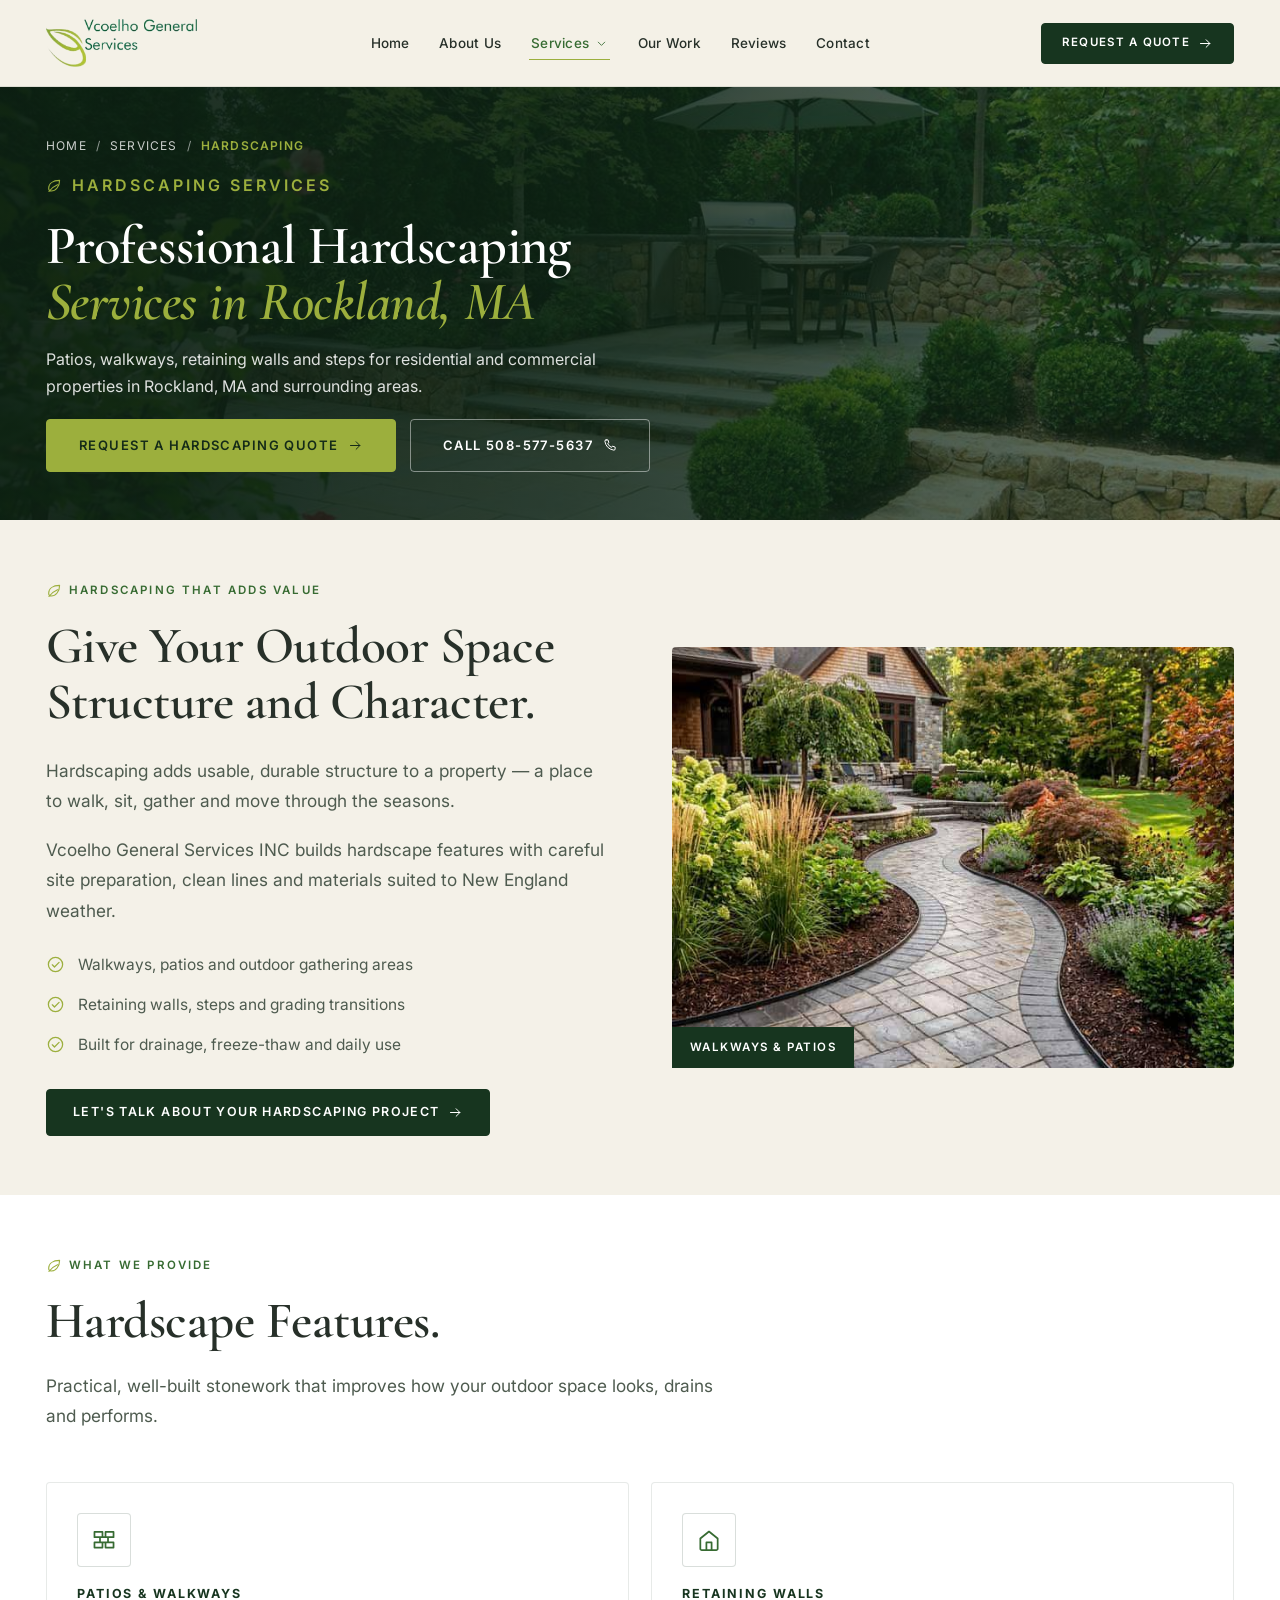
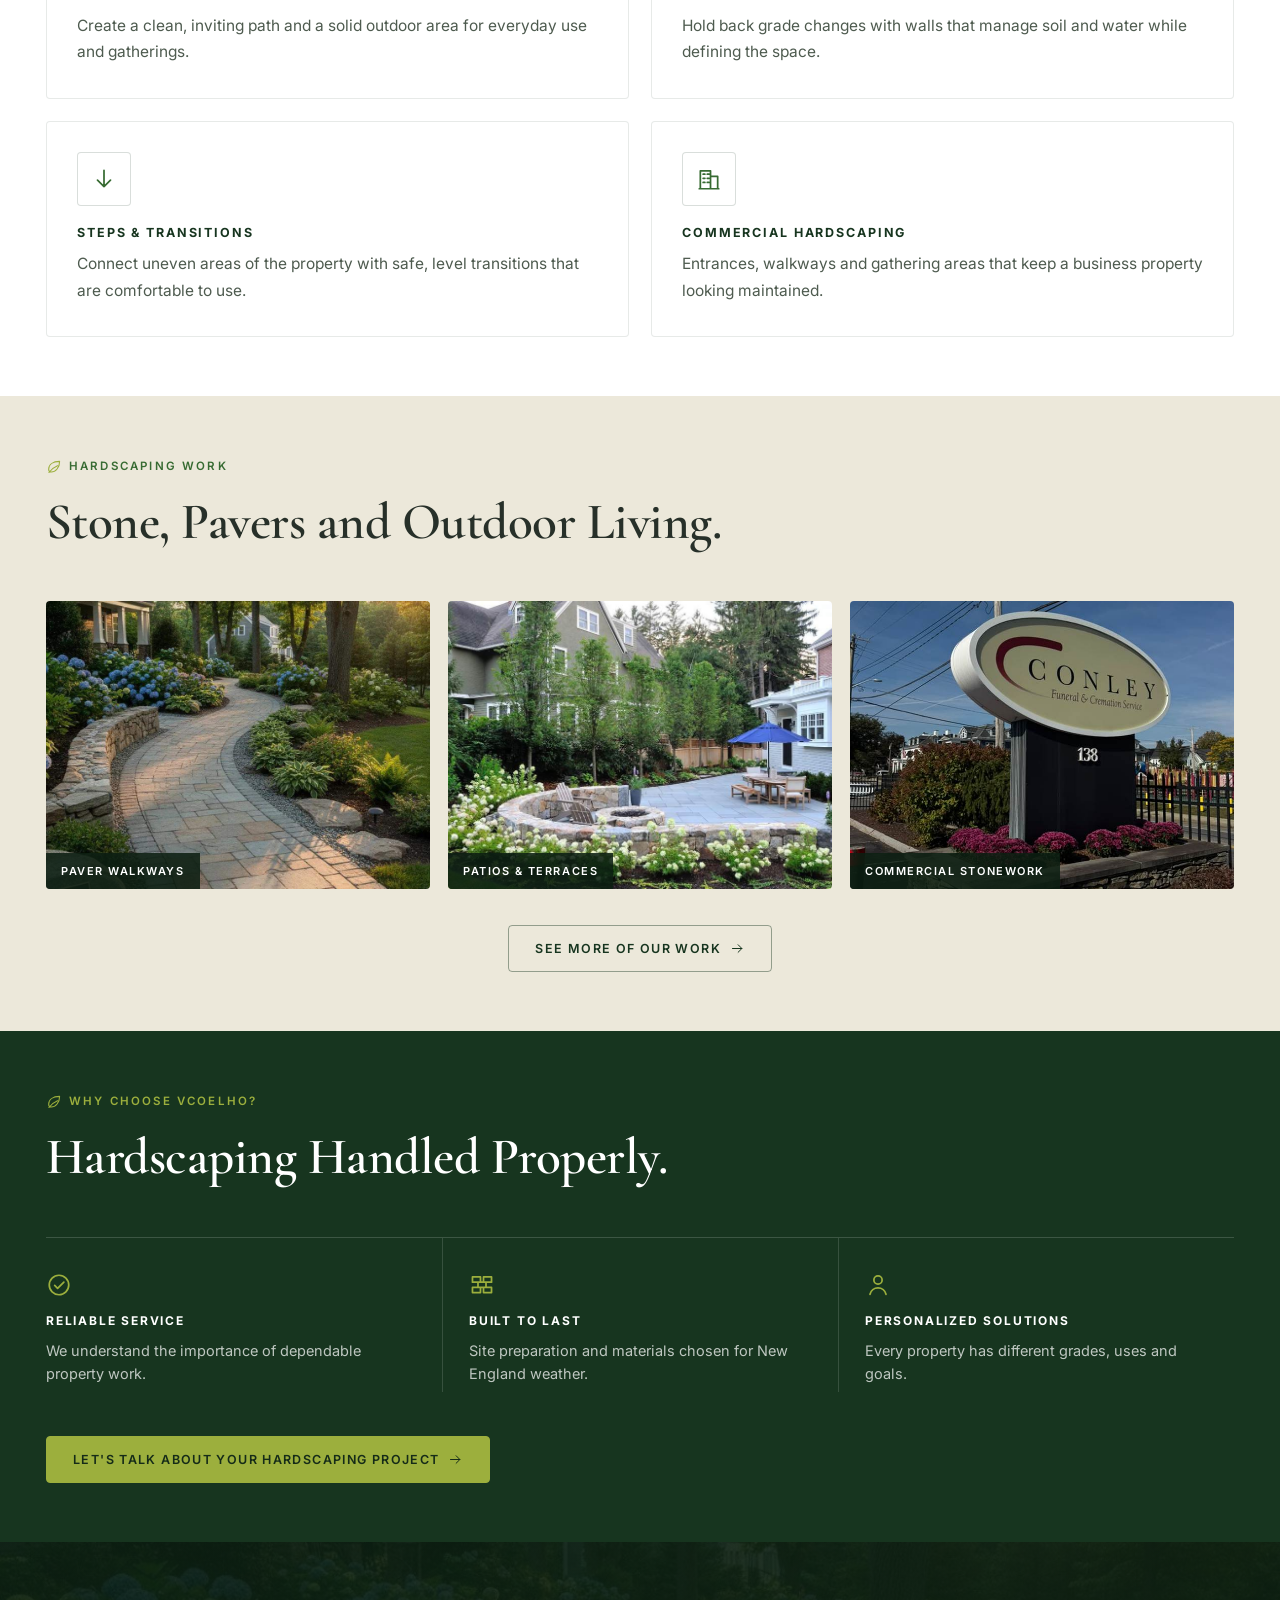
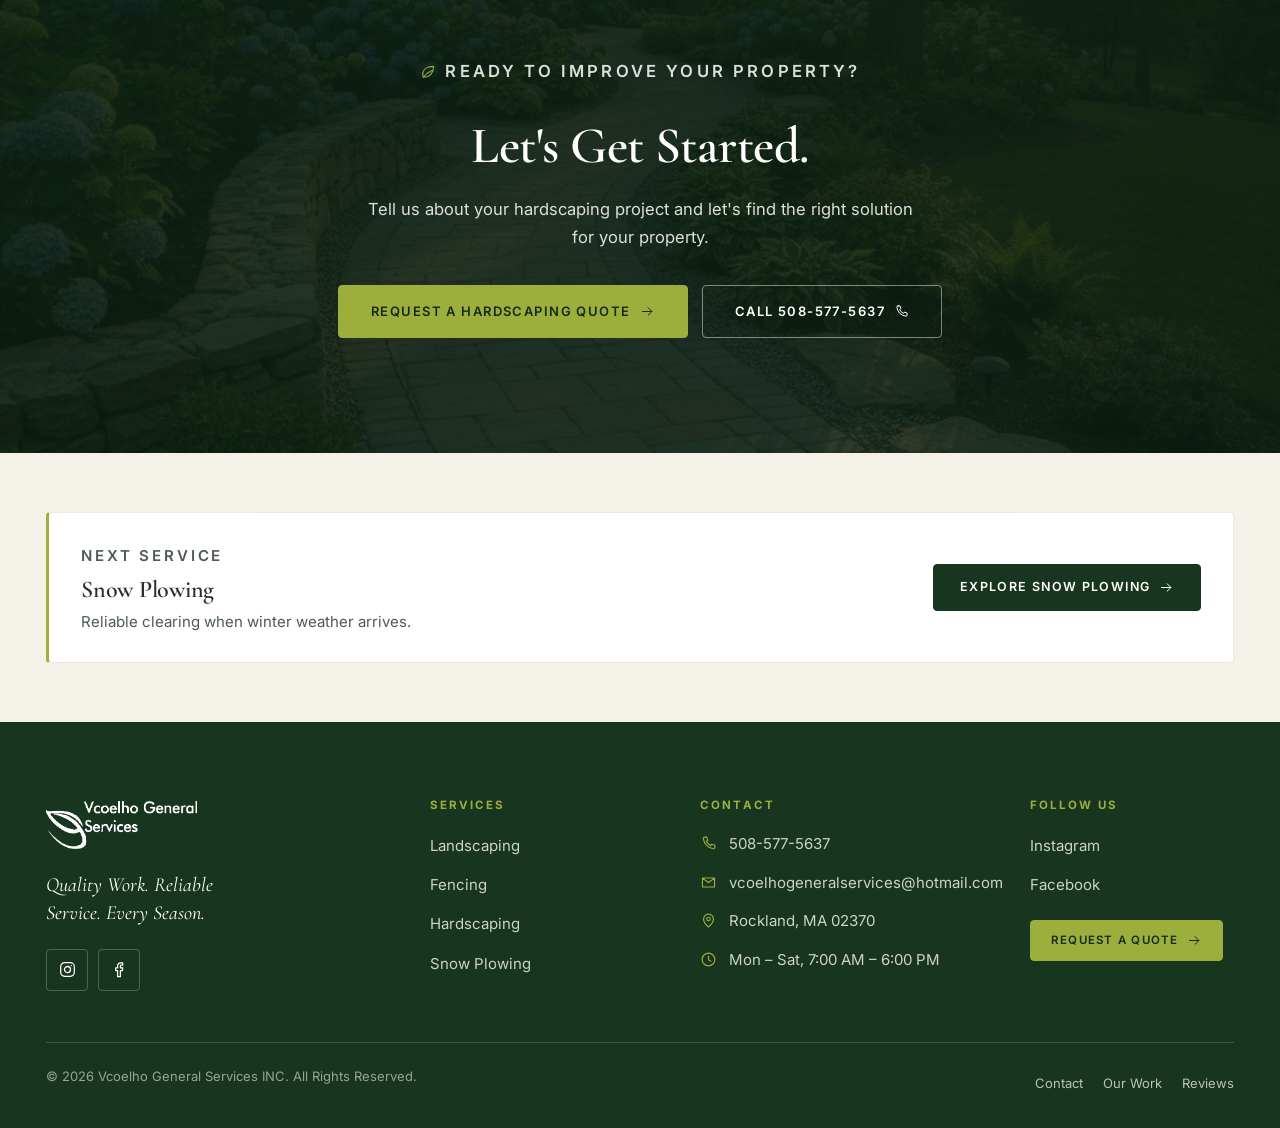
<file: hardscaping.html>
<!DOCTYPE html>
<html lang="en">
<head>
<meta charset="utf-8">
<meta name="viewport" content="width=device-width, initial-scale=1">
<title>Hardscaping Services in Rockland, MA | Vcoelho General Services</title>
<meta name="description" content="Professional hardscaping services in Rockland, MA designed to improve outdoor spaces, functionality and curb appeal.">
<meta name="theme-color" content="#17351F">
<meta name="robots" content="index, follow, max-image-preview:large">
<link rel="canonical" href="https://vcoelhogeneralservices.com/hardscaping.html">
<meta property="og:type" content="website">
<meta property="og:site_name" content="Vcoelho General Services">
<meta property="og:locale" content="en_US">
<meta property="og:title" content="Hardscaping Services in Rockland, MA | Vcoelho General Services">
<meta property="og:description" content="Professional hardscaping services in Rockland, MA designed to improve outdoor spaces, functionality and curb appeal.">
<meta property="og:url" content="https://vcoelhogeneralservices.com/hardscaping.html">
<meta property="og:image" content="https://vcoelhogeneralservices.com/assets/images/share-vcoelho.jpg">
<meta property="og:image:width" content="1200">
<meta property="og:image:height" content="630">
<meta property="og:image:alt" content="Vcoelho General Services - Quality Work. Reliable Service. Every Season. in Rockland, MA">
<meta name="twitter:card" content="summary_large_image">
<meta name="twitter:title" content="Hardscaping Services in Rockland, MA | Vcoelho General Services">
<meta name="twitter:description" content="Professional hardscaping services in Rockland, MA designed to improve outdoor spaces, functionality and curb appeal.">
<meta name="twitter:image" content="https://vcoelhogeneralservices.com/assets/images/share-vcoelho.jpg">
<meta name="twitter:image:alt" content="Vcoelho General Services - Quality Work. Reliable Service. Every Season. in Rockland, MA">
<link rel="icon" type="image/png" href="assets/images/favicon.png">
<link rel="preconnect" href="https://fonts.googleapis.com">
<link rel="preconnect" href="https://fonts.gstatic.com" crossorigin>
<link rel="stylesheet" href="https://fonts.googleapis.com/css2?family=Cormorant+Garamond:ital,wght@0,500;0,600;0,700;1,500;1,600&amp;family=Inter:wght@400;500;600;700&amp;display=swap">
<link rel="stylesheet" href="assets/css/style.css?v=20261105">
<script>document.documentElement.classList.add('js');</script>
<!-- Google tag (gtag.js) -->
<script async src="https://www.googletagmanager.com/gtag/js?id=G-Q991L5PVLW"></script>
<script>
  window.dataLayer = window.dataLayer || [];
  function gtag(){dataLayer.push(arguments);}
  gtag('js', new Date());
  gtag('config', 'G-Q991L5PVLW');
</script>
</head>
<body>
<a class="skip-link" href="#main">Skip to content</a>

<!-- ============ HEADER ============ -->
<header class="site-header" id="siteHeader">
  <div class="container header-inner">
    <a class="brand" href="index.html" aria-label="Vcoelho General Services Inc. — home">
      <img src="assets/images/logo.png" width="487" height="165" alt="Vcoelho General Services Inc.">
    </a>
    <nav class="nav" id="siteNav" aria-label="Main navigation">
      <ul class="nav-list">
        <li><a class="nav-link" href="index.html">Home</a></li>
        <li><a class="nav-link" href="about.html">About Us</a></li>
        <li class="has-dropdown">
          <button class="nav-link nav-toggle is-active" type="button" aria-expanded="false" aria-controls="servicesMenu">
            Services
            <svg class="icon" aria-hidden="true"><use href="#i-chevron-down"></use></svg>
          </button>
          <div class="dropdown" id="servicesMenu">
            <a href="landscaping.html">
              <svg class="icon" aria-hidden="true"><use href="#i-sprout"></use></svg>
              <span class="dd-text"><strong>Landscaping</strong><span>Lawn, beds, mulch &amp; seasonal cleanups</span></span>
            </a>
            <a href="fencing.html">
              <svg class="icon" aria-hidden="true"><use href="#i-fence"></use></svg>
              <span class="dd-text"><strong>Fencing</strong><span>Privacy, security &amp; property boundaries</span></span>
            </a>
            <a href="hardscaping.html" aria-current="page">
              <svg class="icon" aria-hidden="true"><use href="#i-stone"></use></svg>
              <span class="dd-text"><strong>Hardscaping</strong><span>Walkways, patios, walls &amp; steps</span></span>
            </a>
            <a href="snow-plowing.html">
              <svg class="icon" aria-hidden="true"><use href="#i-snow"></use></svg>
              <span class="dd-text"><strong>Snow Plowing</strong><span>Driveways &amp; lots during snowstorms</span></span>
            </a>
          </div>
        </li>
        <li><a class="nav-link" href="our-work.html">Our Work</a></li>
        <li><a class="nav-link" href="reviews.html">Reviews</a></li>
        <li><a class="nav-link" href="contact.html">Contact</a></li>
      </ul>
    </nav>
    <div class="header-actions">
      <a class="btn btn-primary btn-sm" href="request-a-quote.html" data-quote data-cta="header_request_quote">
        Request a Quote
        <svg class="icon arrow" aria-hidden="true"><use href="#i-arrow"></use></svg>
      </a>
      <button class="nav-burger" id="navBurger" type="button" aria-expanded="false" aria-controls="siteNav" aria-label="Open navigation menu">
        <span class="bar"></span><span class="bar"></span><span class="bar"></span>
      </button>
    </div>
  </div>
</header>

<main id="main">

  <!-- ============ HERO ============ -->
  <section class="page-hero">
    <div class="page-hero-bg">
      <img src="assets/images/hardscaping-3.jpg" width="1200" height="800" fetchpriority="high" decoding="async"
           alt="Raised stone terrace with bluestone paving, stone steps, a dining set and clipped boxwoods">
    </div>
    <div class="container">
      <nav class="breadcrumb" aria-label="Breadcrumb">
        <a href="index.html">Home</a><span class="sep">/</span>
        <a href="index.html#services">Services</a><span class="sep">/</span>
        <span aria-current="page">Hardscaping</span>
      </nav>
      <p class="eyebrow">
        <svg class="icon icon-leaf" aria-hidden="true"><use href="#i-leaf"></use></svg>
        Hardscaping Services
      </p>
      <h1>Professional Hardscaping<br><span class="accent">Services in Rockland, MA</span></h1>
      <p>Patios, walkways, retaining walls and steps for residential and commercial properties in Rockland, MA and surrounding areas.</p>
      <div class="btn-row">
        <a class="btn btn-lime btn-lg" href="request-a-quote.html" data-quote data-service="Hardscaping" data-cta="hardscaping_hero_quote">
          Request a Hardscaping Quote
          <svg class="icon arrow" aria-hidden="true"><use href="#i-arrow"></use></svg>
        </a>
        <a class="btn btn-on-dark btn-lg" href="tel:+15085775637">
          Call 508-577-5637
          <svg class="icon arrow" aria-hidden="true"><use href="#i-phone"></use></svg>
        </a>
      </div>
    </div>
  </section>

  <!-- ============ INTRODUCTION ============ -->
  <section class="section section--cream">
    <div class="container">
      <div class="split">
        <div class="split-body reveal">
          <p class="eyebrow">
            <svg class="icon icon-leaf" aria-hidden="true"><use href="#i-leaf"></use></svg>
            Hardscaping That Adds Value
          </p>
          <h2>Give Your Outdoor Space Structure and Character.</h2>
          <div class="prose lead">
            <p>Hardscaping adds usable, durable structure to a property — a place to walk, sit, gather and move through the seasons.</p>
            <p>Vcoelho General Services INC builds hardscape features with careful site preparation, clean lines and materials suited to New England weather.</p>
          </div>
          <ul class="checklist">
            <li><svg class="icon" aria-hidden="true"><use href="#i-check-circle"></use></svg>Walkways, patios and outdoor gathering areas</li>
            <li><svg class="icon" aria-hidden="true"><use href="#i-check-circle"></use></svg>Retaining walls, steps and grading transitions</li>
            <li><svg class="icon" aria-hidden="true"><use href="#i-check-circle"></use></svg>Built for drainage, freeze-thaw and daily use</li>
          </ul>
          <div class="btn-row">
            <a class="btn btn-primary" href="request-a-quote.html" data-quote data-service="Hardscaping" data-cta="hardscaping_intro_quote">
              Let's Talk About Your Hardscaping Project
              <svg class="icon arrow" aria-hidden="true"><use href="#i-arrow"></use></svg>
            </a>
          </div>
        </div>
        <div class="split-media is-tall reveal-img">
          <img src="assets/images/hardscaping-1.jpg" width="640" height="640" loading="lazy" decoding="async"
               alt="Curved paver walkway winding through ornamental grasses toward a stone entry">
          <span class="media-caption">Walkways &amp; Patios</span>
        </div>
      </div>
    </div>
  </section>

  <!-- ============ WHAT WE PROVIDE ============ -->
  <section class="section section--white">
    <div class="container">
      <div class="section-head reveal">
        <p class="eyebrow">
          <svg class="icon icon-leaf" aria-hidden="true"><use href="#i-leaf"></use></svg>
          What We Provide
        </p>
        <h2>Hardscape Features.</h2>
        <p class="lead">Practical, well-built stonework that improves how your outdoor space looks, drains and performs.</p>
      </div>

      <div class="benefit-grid">
        <article class="benefit reveal">
          <div class="icon-badge"><svg class="icon" aria-hidden="true"><use href="#i-stone"></use></svg></div>
          <h3>Patios &amp; Walkways</h3>
          <p>Create a clean, inviting path and a solid outdoor area for everyday use and gatherings.</p>
        </article>
        <article class="benefit reveal reveal-d1">
          <div class="icon-badge"><svg class="icon" aria-hidden="true"><use href="#i-home"></use></svg></div>
          <h3>Retaining Walls</h3>
          <p>Hold back grade changes with walls that manage soil and water while defining the space.</p>
        </article>
        <article class="benefit reveal reveal-d2">
          <div class="icon-badge"><svg class="icon" aria-hidden="true"><use href="#i-arrow-down"></use></svg></div>
          <h3>Steps &amp; Transitions</h3>
          <p>Connect uneven areas of the property with safe, level transitions that are comfortable to use.</p>
        </article>
        <article class="benefit reveal reveal-d3">
          <div class="icon-badge"><svg class="icon" aria-hidden="true"><use href="#i-building"></use></svg></div>
          <h3>Commercial Hardscaping</h3>
          <p>Entrances, walkways and gathering areas that keep a business property looking maintained.</p>
        </article>
      </div>
    </div>
  </section>

  <!-- ============ GALLERY STRIP ============ -->
  <section class="section section--deep">
    <div class="container">
      <div class="section-head reveal">
        <p class="eyebrow">
          <svg class="icon icon-leaf" aria-hidden="true"><use href="#i-leaf"></use></svg>
          Hardscaping Work
        </p>
        <h2>Stone, Pavers and Outdoor Living.</h2>
      </div>
      <div class="mini-gallery">
        <figure class="reveal">
          <img src="assets/images/hardscaping-4.jpg" width="1200" height="685" loading="lazy" decoding="async"
               alt="Curving paver walkway edged with river stone beside hydrangea beds and a low stone wall">
          <figcaption>Paver Walkways</figcaption>
        </figure>
        <figure class="reveal reveal-d1">
          <img src="assets/images/hardscaping-2.jpg" width="900" height="591" loading="lazy" decoding="async"
               alt="Curved stone seat wall and fire pit beside a bluestone patio with white hydrangeas">
          <figcaption>Patios &amp; Terraces</figcaption>
        </figure>
        <figure class="reveal reveal-d2">
          <img src="assets/images/conley.jpg" width="760" height="1013" loading="lazy" decoding="async"
               alt="Stone planter wall and seasonal mums at Conley Funeral &amp; Cremation Service">
          <figcaption>Commercial Stonework</figcaption>
        </figure>
      </div>
      <div class="btn-row is-center" style="margin-top:36px">
        <a class="btn btn-outline" href="our-work.html" data-cta="hardscaping_view_work">
          See More of Our Work
          <svg class="icon arrow" aria-hidden="true"><use href="#i-arrow"></use></svg>
        </a>
      </div>
    </div>
  </section>

  <!-- ============ WHY CHOOSE ============ -->
  <section class="section section--dark">
    <div class="container">
      <div class="section-head reveal">
        <p class="eyebrow">
          <svg class="icon icon-leaf" aria-hidden="true"><use href="#i-leaf"></use></svg>
          Why Choose Vcoelho?
        </p>
        <h2>Hardscaping Handled Properly.</h2>
      </div>
      <div class="pillars pillars--3">
        <div class="pillar reveal">
          <svg class="icon" aria-hidden="true"><use href="#i-check-circle"></use></svg>
          <h3>Reliable Service</h3>
          <p>We understand the importance of dependable property work.</p>
        </div>
        <div class="pillar reveal reveal-d1">
          <svg class="icon" aria-hidden="true"><use href="#i-stone"></use></svg>
          <h3>Built to Last</h3>
          <p>Site preparation and materials chosen for New England weather.</p>
        </div>
        <div class="pillar reveal reveal-d2">
          <svg class="icon" aria-hidden="true"><use href="#i-user"></use></svg>
          <h3>Personalized Solutions</h3>
          <p>Every property has different grades, uses and goals.</p>
        </div>
      </div>
      <div class="btn-row" style="margin-top:44px">
        <a class="btn btn-lime" href="request-a-quote.html" data-quote data-service="Hardscaping" data-cta="hardscaping_why_quote">
          Let's Talk About Your Hardscaping Project
          <svg class="icon arrow" aria-hidden="true"><use href="#i-arrow"></use></svg>
        </a>
      </div>
    </div>
  </section>

  <!-- ============ FINAL CTA ============ -->
  <section class="cta-band">
    <div class="cta-band-bg" aria-hidden="true">
      <img src="assets/images/hardscaping-4.jpg" width="1200" height="685" loading="lazy" decoding="async" alt="Curving paver walkway edged with river stone beside hydrangea beds and a low stone wall">
    </div>
    <div class="container">
      <p class="eyebrow">
        <svg class="icon icon-leaf" aria-hidden="true"><use href="#i-leaf"></use></svg>
        Ready to Improve Your Property?
      </p>
      <h2>Let's Get Started.</h2>
      <p>Tell us about your hardscaping project and let's find the right solution for your property.</p>
      <div class="btn-row">
        <a class="btn btn-lime btn-lg" href="request-a-quote.html" data-quote data-service="Hardscaping" data-cta="hardscaping_final_quote">
          Request a Hardscaping Quote
          <svg class="icon arrow" aria-hidden="true"><use href="#i-arrow"></use></svg>
        </a>
        <a class="btn btn-on-dark btn-lg" href="tel:+15085775637">
          Call 508-577-5637
          <svg class="icon arrow" aria-hidden="true"><use href="#i-phone"></use></svg>
        </a>
      </div>
    </div>
  </section>

  <!-- ============ NEXT SERVICE ============ -->
  <section class="section section--tight section--cream">
    <div class="container">
      <div class="next-service reveal">
        <div>
          <p class="eyebrow" style="margin-bottom:.5rem">Next Service</p>
          <h3>Snow Plowing</h3>
          <p>Reliable clearing when winter weather arrives.</p>
        </div>
        <a class="btn btn-primary" href="snow-plowing.html">
          Explore Snow Plowing
          <svg class="icon arrow" aria-hidden="true"><use href="#i-arrow"></use></svg>
        </a>
      </div>
    </div>
  </section>

</main>

<!-- ============ FOOTER ============ -->
<footer class="site-footer">
  <div class="container">
    <div class="footer-grid">
      <div class="footer-brand">
        <img src="assets/images/logo-white.png" width="487" height="165" loading="lazy" decoding="async"
             alt="Vcoelho General Services Inc.">
        <p>Quality Work. Reliable Service. Every Season.</p>
        <div class="footer-social">
          <a href="https://www.instagram.com/vcoelhogeneralservicesinc/" data-track="social_click" data-network="instagram"
             target="_blank" rel="noopener noreferrer" aria-label="Vcoelho General Services INC on Instagram">
            <svg class="icon" aria-hidden="true"><use href="#i-instagram"></use></svg>
          </a>
          <a href="https://www.facebook.com/VCoelhoGeneralServices/" data-track="social_click" data-network="facebook"
             target="_blank" rel="noopener noreferrer" aria-label="Vcoelho General Services on Facebook">
            <svg class="icon" aria-hidden="true"><use href="#i-facebook"></use></svg>
          </a>
        </div>
      </div>
      <div>
        <h2>Services</h2>
        <ul class="footer-links">
          <li><a href="landscaping.html">Landscaping</a></li>
          <li><a href="fencing.html">Fencing</a></li>
          <li><a href="hardscaping.html">Hardscaping</a></li>
          <li><a href="snow-plowing.html">Snow Plowing</a></li>
        </ul>
      </div>
      <div>
        <h2>Contact</h2>
        <ul class="footer-contact">
          <li><svg class="icon" aria-hidden="true"><use href="#i-phone"></use></svg><a href="tel:+15085775637">508-577-5637</a></li>
          <li><svg class="icon" aria-hidden="true"><use href="#i-mail"></use></svg><a href="mailto:vcoelhogeneralservices@hotmail.com">vcoelhogeneralservices@hotmail.com</a></li>
          <li><svg class="icon" aria-hidden="true"><use href="#i-pin"></use></svg><span>Rockland, MA 02370</span></li>
          <li><svg class="icon" aria-hidden="true"><use href="#i-clock"></use></svg><span>Mon – Sat, 7:00 AM – 6:00 PM</span></li>
        </ul>
      </div>
      <div>
        <h2>Follow Us</h2>
        <ul class="footer-links">
          <li><a href="https://www.instagram.com/vcoelhogeneralservicesinc/" data-track="social_click" data-network="instagram" target="_blank" rel="noopener noreferrer">Instagram</a></li>
          <li><a href="https://www.facebook.com/VCoelhoGeneralServices/" data-track="social_click" data-network="facebook" target="_blank" rel="noopener noreferrer">Facebook</a></li>
        </ul>
        <div class="btn-row" style="margin-top:22px">
          <a class="btn btn-lime btn-sm" href="request-a-quote.html" data-quote data-cta="footer_request_quote">
            Request a Quote
            <svg class="icon arrow" aria-hidden="true"><use href="#i-arrow"></use></svg>
          </a>
        </div>
      </div>
    </div>
    <div class="footer-bottom">
      <p>© 2026 Vcoelho General Services INC. All Rights Reserved.</p>
      <div class="footer-legal">
        <a href="contact.html">Contact</a>
        <a href="our-work.html">Our Work</a>
        <a href="reviews.html">Reviews</a>
      </div>
    </div>
  </div>
</footer>

<script type="application/ld+json">
{
    "@context":  "https://schema.org",
    "@graph":  [
                   {
                       "areaServed":  {
                                          "name":  "Rockland, Massachusetts",
                                          "@type":  "AdministrativeArea"
                                      },
                       "name":  "Hardscaping services in Rockland, MA",
                       "provider":  {
                                        "name":  "Vcoelho General Services INC",
                                        "address":  {
                                                        "postalCode":  "02370",
                                                        "addressRegion":  "MA",
                                                        "addressLocality":  "Rockland",
                                                        "@type":  "PostalAddress",
                                                        "addressCountry":  "US"
                                                    },
                                        "telephone":  "+1-508-577-5637",
                                        "email":  "vcoelhogeneralservices@hotmail.com",
                                        "@type":  "LandscapingBusiness",
                                        "url":  "https://vcoelhogeneralservices.com/",
                                        "image":  "https://vcoelhogeneralservices.com/assets/images/share-vcoelho.jpg"
                                    },
                       "description":  "Professional hardscaping services in Rockland, MA designed to improve outdoor spaces, functionality and curb appeal.",
                       "serviceType":  "Hardscaping",
                       "@type":  "Service",
                       "url":  "https://vcoelhogeneralservices.com/hardscaping.html"
                   },
                   {
                       "@type":  "BreadcrumbList",
                       "itemListElement":  [
                                               {
                                                   "position":  1,
                                                   "name":  "Home",
                                                   "item":  "https://vcoelhogeneralservices.com/",
                                                   "@type":  "ListItem"
                                               },
                                               {
                                                   "position":  2,
                                                   "name":  "Services",
                                                   "item":  "https://vcoelhogeneralservices.com/#services",
                                                   "@type":  "ListItem"
                                               },
                                               {
                                                   "position":  3,
                                                   "name":  "Hardscaping",
                                                   "item":  "https://vcoelhogeneralservices.com/hardscaping.html",
                                                   "@type":  "ListItem"
                                               }
                                           ]
                   }
               ]
}
</script>
<script src="assets/js/site.js?v=20261105" defer></script>
</body>
</html>
</file>
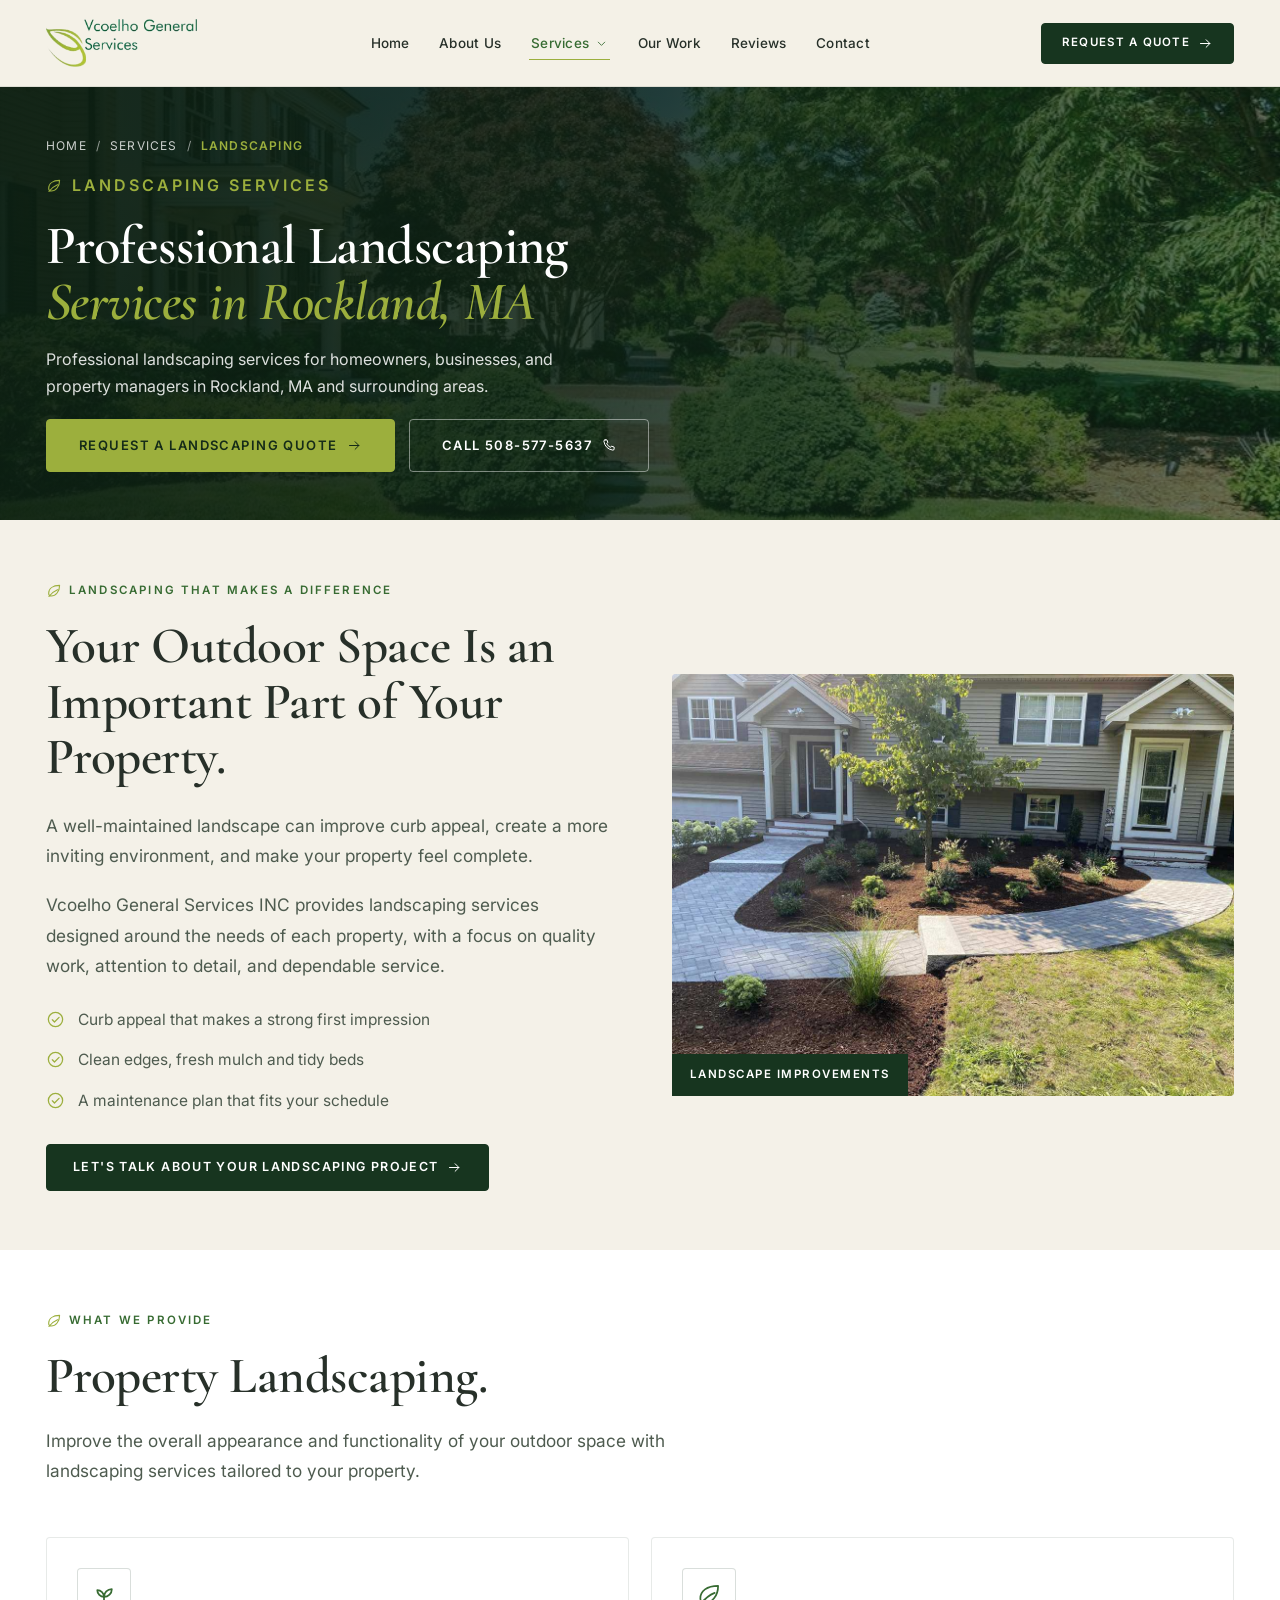
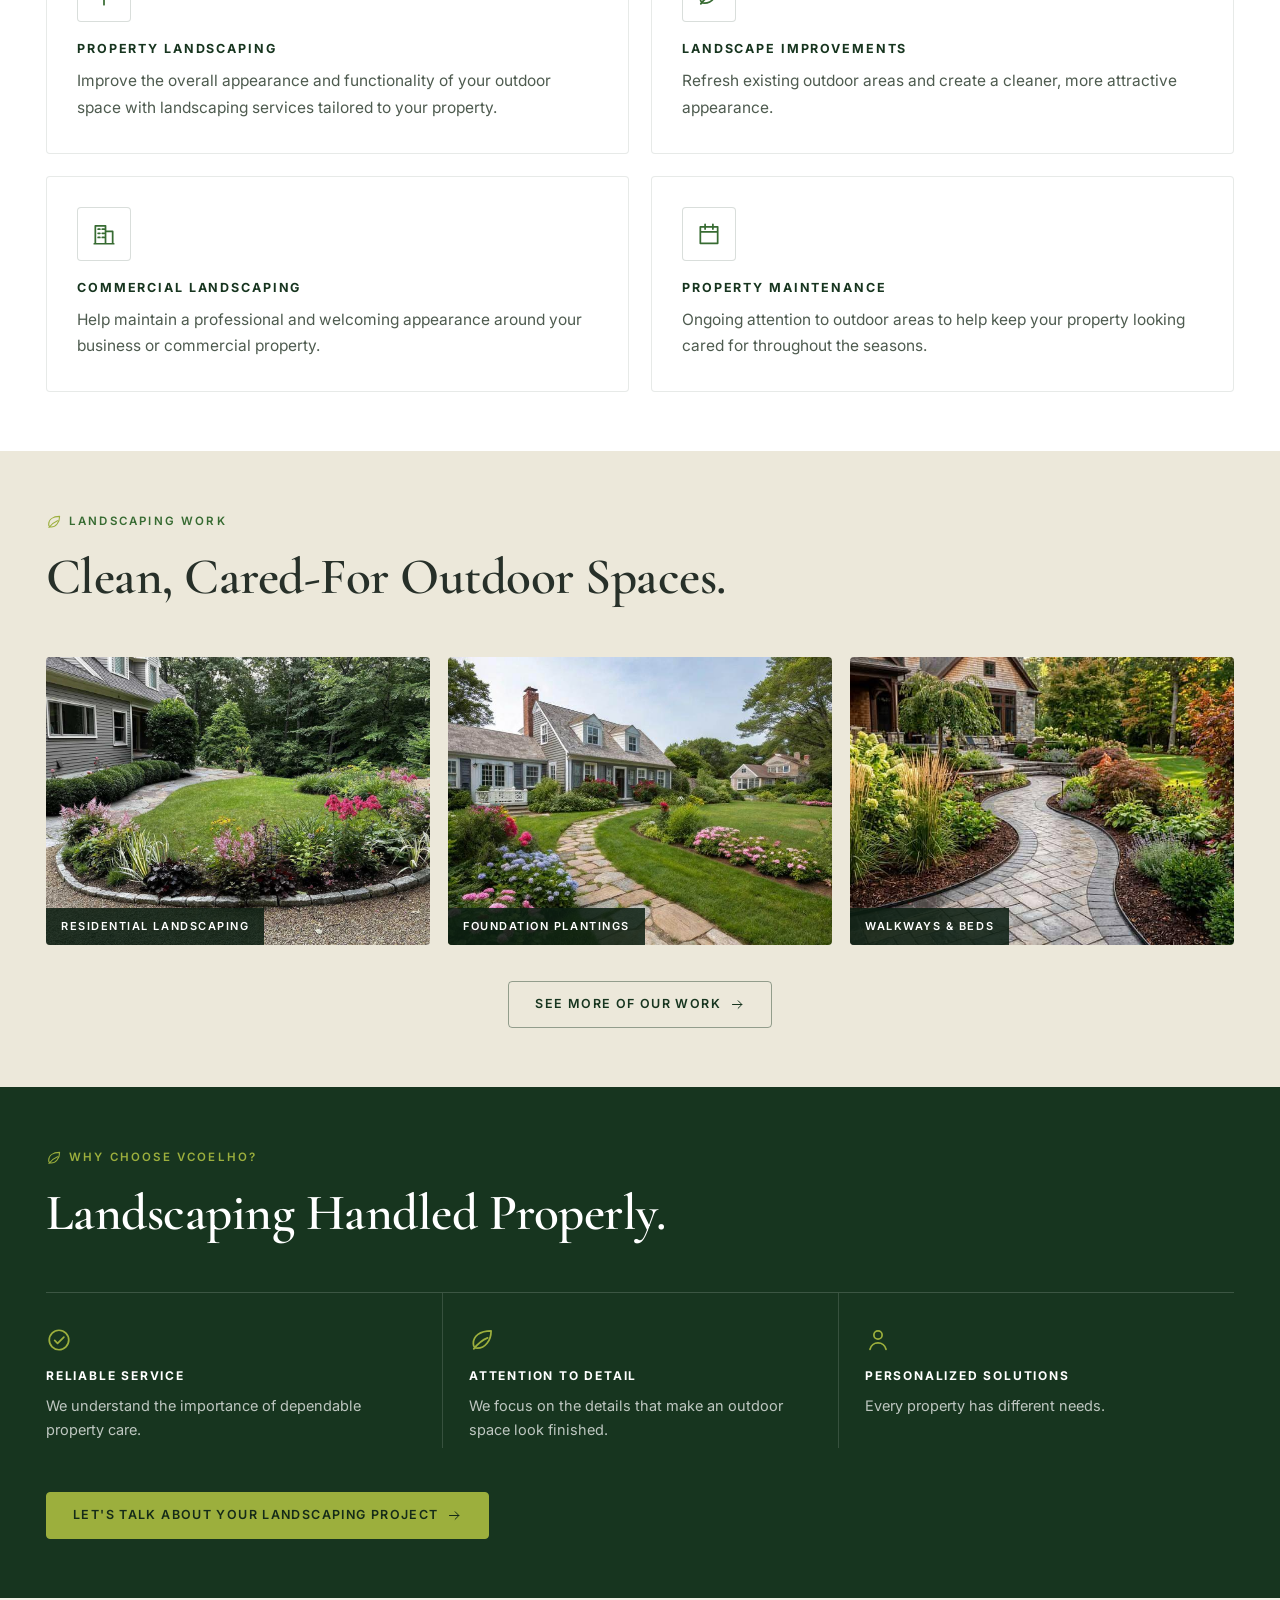
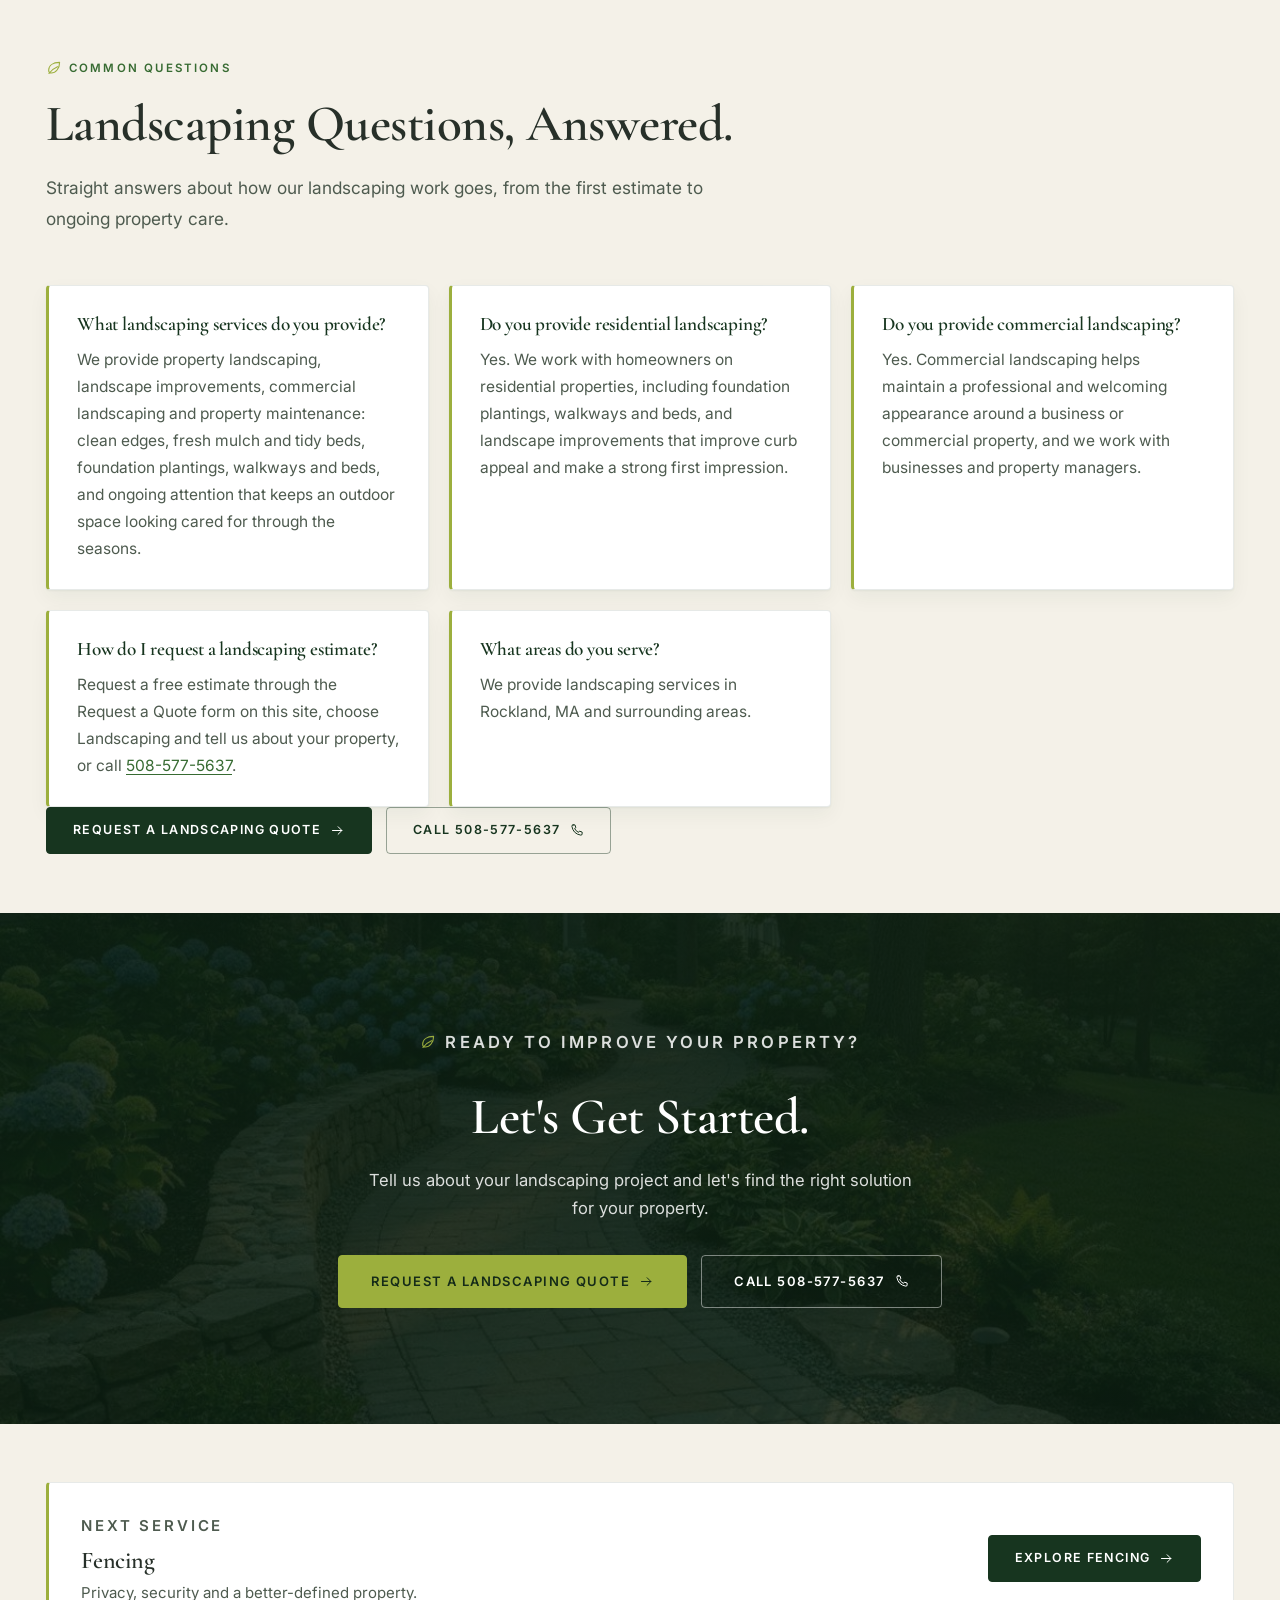
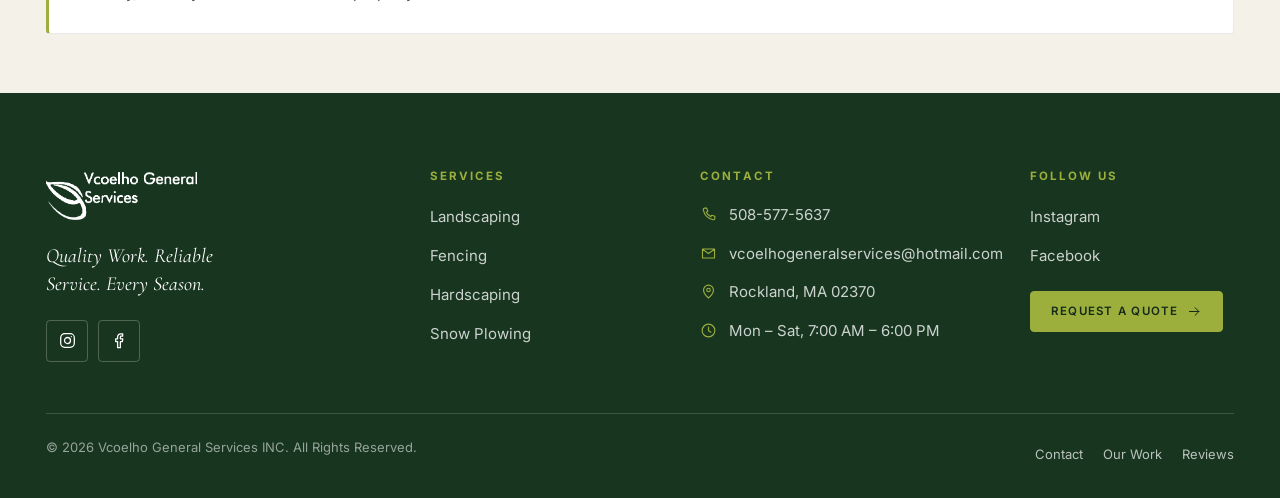
<file: landscaping.html>
<!DOCTYPE html>
<html lang="en">
<head>
<meta charset="utf-8">
<meta name="viewport" content="width=device-width, initial-scale=1">
<title>Landscaping Services in Rockland, MA | Vcoelho General Services</title>
<meta name="description" content="Professional landscaping services in Rockland, MA for residential and commercial properties. Contact Vcoelho General Services for a free estimate.">
<meta name="theme-color" content="#17351F">
<meta name="robots" content="index, follow, max-image-preview:large">
<link rel="canonical" href="https://vcoelhogeneralservices.com/landscaping.html">
<meta property="og:type" content="website">
<meta property="og:site_name" content="Vcoelho General Services">
<meta property="og:locale" content="en_US">
<meta property="og:title" content="Landscaping Services in Rockland, MA | Vcoelho General Services">
<meta property="og:description" content="Professional landscaping services in Rockland, MA for residential and commercial properties. Contact Vcoelho General Services for a free estimate.">
<meta property="og:url" content="https://vcoelhogeneralservices.com/landscaping.html">
<meta property="og:image" content="https://vcoelhogeneralservices.com/assets/images/share-vcoelho.jpg">
<meta property="og:image:width" content="1200">
<meta property="og:image:height" content="630">
<meta property="og:image:alt" content="Vcoelho General Services - Quality Work. Reliable Service. Every Season. in Rockland, MA">
<meta name="twitter:card" content="summary_large_image">
<meta name="twitter:title" content="Landscaping Services in Rockland, MA | Vcoelho General Services">
<meta name="twitter:description" content="Professional landscaping services in Rockland, MA for residential and commercial properties. Contact Vcoelho General Services for a free estimate.">
<meta name="twitter:image" content="https://vcoelhogeneralservices.com/assets/images/share-vcoelho.jpg">
<meta name="twitter:image:alt" content="Vcoelho General Services - Quality Work. Reliable Service. Every Season. in Rockland, MA">
<link rel="icon" type="image/png" href="assets/images/favicon.png">
<link rel="preconnect" href="https://fonts.googleapis.com">
<link rel="preconnect" href="https://fonts.gstatic.com" crossorigin>
<link rel="stylesheet" href="https://fonts.googleapis.com/css2?family=Cormorant+Garamond:ital,wght@0,500;0,600;0,700;1,500;1,600&amp;family=Inter:wght@400;500;600;700&amp;display=swap">
<link rel="stylesheet" href="assets/css/style.css?v=20261105">
<script>document.documentElement.classList.add('js');</script>
<!-- Google tag (gtag.js) -->
<script async src="https://www.googletagmanager.com/gtag/js?id=G-Q991L5PVLW"></script>
<script>
  window.dataLayer = window.dataLayer || [];
  function gtag(){dataLayer.push(arguments);}
  gtag('js', new Date());
  gtag('config', 'G-Q991L5PVLW');
</script>
</head>
<body>
<a class="skip-link" href="#main">Skip to content</a>

<!-- ============ HEADER ============ -->
<header class="site-header" id="siteHeader">
  <div class="container header-inner">
    <a class="brand" href="index.html" aria-label="Vcoelho General Services Inc. — home">
      <img src="assets/images/logo.png" width="487" height="165" alt="Vcoelho General Services Inc.">
    </a>
    <nav class="nav" id="siteNav" aria-label="Main navigation">
      <ul class="nav-list">
        <li><a class="nav-link" href="index.html">Home</a></li>
        <li><a class="nav-link" href="about.html">About Us</a></li>
        <li class="has-dropdown">
          <button class="nav-link nav-toggle is-active" type="button" aria-expanded="false" aria-controls="servicesMenu">
            Services
            <svg class="icon" aria-hidden="true"><use href="#i-chevron-down"></use></svg>
          </button>
          <div class="dropdown" id="servicesMenu">
            <a href="landscaping.html">
              <svg class="icon" aria-hidden="true"><use href="#i-sprout"></use></svg>
              <span class="dd-text"><strong>Landscaping</strong><span>Lawn, beds, mulch &amp; seasonal cleanups</span></span>
            </a>
            <a href="fencing.html">
              <svg class="icon" aria-hidden="true"><use href="#i-fence"></use></svg>
              <span class="dd-text"><strong>Fencing</strong><span>Privacy, security &amp; property boundaries</span></span>
            </a>
            <a href="hardscaping.html">
              <svg class="icon" aria-hidden="true"><use href="#i-stone"></use></svg>
              <span class="dd-text"><strong>Hardscaping</strong><span>Walkways, patios, walls &amp; steps</span></span>
            </a>
            <a href="snow-plowing.html">
              <svg class="icon" aria-hidden="true"><use href="#i-snow"></use></svg>
              <span class="dd-text"><strong>Snow Plowing</strong><span>Driveways &amp; lots during snowstorms</span></span>
            </a>
          </div>
        </li>
        <li><a class="nav-link" href="our-work.html">Our Work</a></li>
        <li><a class="nav-link" href="reviews.html">Reviews</a></li>
        <li><a class="nav-link" href="contact.html">Contact</a></li>
      </ul>
    </nav>
    <div class="header-actions">
      <a class="btn btn-primary btn-sm" href="request-a-quote.html" data-quote data-cta="header_request_quote">
        Request a Quote
        <svg class="icon arrow" aria-hidden="true"><use href="#i-arrow"></use></svg>
      </a>
      <button class="nav-burger" id="navBurger" type="button" aria-expanded="false" aria-controls="siteNav" aria-label="Open navigation menu">
        <span class="bar"></span><span class="bar"></span><span class="bar"></span>
      </button>
    </div>
  </div>
</header>

<main id="main">

  <!-- ============ HERO ============ -->
  <section class="page-hero">
    <div class="page-hero-bg">
      <img src="assets/images/landscape-1.jpg" width="1024" height="683" fetchpriority="high" decoding="async"
           alt="Manicured hedges, ground cover and stepping stone path at a New England estate">
    </div>
    <div class="container">
      <nav class="breadcrumb" aria-label="Breadcrumb">
        <a href="index.html">Home</a><span class="sep">/</span>
        <a href="index.html#services">Services</a><span class="sep">/</span>
        <span aria-current="page">Landscaping</span>
      </nav>
      <p class="eyebrow">
        <svg class="icon icon-leaf" aria-hidden="true"><use href="#i-leaf"></use></svg>
        Landscaping Services
      </p>
      <h1>Professional Landscaping<br><span class="accent">Services in Rockland, MA</span></h1>
      <p>Professional landscaping services for homeowners, businesses, and property managers in Rockland, MA and surrounding areas.</p>
      <div class="btn-row">
        <a class="btn btn-lime btn-lg" href="request-a-quote.html" data-quote data-service="Landscaping" data-cta="landscaping_hero_quote">
          Request a Landscaping Quote
          <svg class="icon arrow" aria-hidden="true"><use href="#i-arrow"></use></svg>
        </a>
        <a class="btn btn-on-dark btn-lg" href="tel:+15085775637">
          Call 508-577-5637
          <svg class="icon arrow" aria-hidden="true"><use href="#i-phone"></use></svg>
        </a>
      </div>
    </div>
  </section>

  <!-- ============ INTRODUCTION ============ -->
  <section class="section section--cream">
    <div class="container">
      <div class="split">
        <div class="split-body reveal">
          <p class="eyebrow">
            <svg class="icon icon-leaf" aria-hidden="true"><use href="#i-leaf"></use></svg>
            Landscaping That Makes a Difference
          </p>
          <h2>Your Outdoor Space Is an Important Part of Your Property.</h2>
          <div class="prose lead">
            <p>A well-maintained landscape can improve curb appeal, create a more inviting environment, and make your property feel complete.</p>
            <p>Vcoelho General Services INC provides landscaping services designed around the needs of each property, with a focus on quality work, attention to detail, and dependable service.</p>
          </div>
          <ul class="checklist">
            <li><svg class="icon" aria-hidden="true"><use href="#i-check-circle"></use></svg>Curb appeal that makes a strong first impression</li>
            <li><svg class="icon" aria-hidden="true"><use href="#i-check-circle"></use></svg>Clean edges, fresh mulch and tidy beds</li>
            <li><svg class="icon" aria-hidden="true"><use href="#i-check-circle"></use></svg>A maintenance plan that fits your schedule</li>
          </ul>
          <div class="btn-row">
            <a class="btn btn-primary" href="request-a-quote.html" data-quote data-service="Landscaping" data-cta="landscaping_intro_quote">
              Let's Talk About Your Landscaping Project
              <svg class="icon arrow" aria-hidden="true"><use href="#i-arrow"></use></svg>
            </a>
          </div>
        </div>
        <div class="split-media is-tall reveal-img">
          <img src="assets/images/landscape-3.jpg" width="1150" height="862" loading="lazy" decoding="async"
               alt="Residential front walkway with new plantings, mulch beds and stone steps">
          <span class="media-caption">Landscape Improvements</span>
        </div>
      </div>
    </div>
  </section>

  <!-- ============ WHAT WE PROVIDE ============ -->
  <section class="section section--white">
    <div class="container">
      <div class="section-head reveal">
        <p class="eyebrow">
          <svg class="icon icon-leaf" aria-hidden="true"><use href="#i-leaf"></use></svg>
          What We Provide
        </p>
        <h2>Property Landscaping.</h2>
        <p class="lead">Improve the overall appearance and functionality of your outdoor space with landscaping services tailored to your property.</p>
      </div>

      <div class="benefit-grid">
        <article class="benefit reveal">
          <div class="icon-badge"><svg class="icon" aria-hidden="true"><use href="#i-sprout"></use></svg></div>
          <h3>Property Landscaping</h3>
          <p>Improve the overall appearance and functionality of your outdoor space with landscaping services tailored to your property.</p>
        </article>
        <article class="benefit reveal reveal-d1">
          <div class="icon-badge"><svg class="icon" aria-hidden="true"><use href="#i-leaf"></use></svg></div>
          <h3>Landscape Improvements</h3>
          <p>Refresh existing outdoor areas and create a cleaner, more attractive appearance.</p>
        </article>
        <article class="benefit reveal reveal-d2">
          <div class="icon-badge"><svg class="icon" aria-hidden="true"><use href="#i-building"></use></svg></div>
          <h3>Commercial Landscaping</h3>
          <p>Help maintain a professional and welcoming appearance around your business or commercial property.</p>
        </article>
        <article class="benefit reveal reveal-d3">
          <div class="icon-badge"><svg class="icon" aria-hidden="true"><use href="#i-calendar"></use></svg></div>
          <h3>Property Maintenance</h3>
          <p>Ongoing attention to outdoor areas to help keep your property looking cared for throughout the seasons.</p>
        </article>
      </div>
    </div>
  </section>

  <!-- ============ GALLERY STRIP ============ -->
  <section class="section section--deep">
    <div class="container">
      <div class="section-head reveal">
        <p class="eyebrow">
          <svg class="icon icon-leaf" aria-hidden="true"><use href="#i-leaf"></use></svg>
          Landscaping Work
        </p>
        <h2>Clean, Cared-For Outdoor Spaces.</h2>
      </div>
      <div class="mini-gallery">
        <figure class="reveal">
          <img src="assets/images/landscape-5.jpg" width="1150" height="862" loading="lazy" decoding="async"
               alt="Edged lawn, mulched perennial beds and stone edging around a residential garden">
          <figcaption>Residential Landscaping</figcaption>
        </figure>
        <figure class="reveal reveal-d1">
          <img src="assets/images/landscape-2.jpg" width="860" height="573" loading="lazy" decoding="async"
               alt="Cape-style home with stone walkway, hydrangeas and foundation plantings">
          <figcaption>Foundation Plantings</figcaption>
        </figure>
        <figure class="reveal reveal-d2">
          <img src="assets/images/hardscaping-1.jpg" width="640" height="640" loading="lazy" decoding="async"
               alt="Curved paver walkway winding through ornamental grasses toward a stone entry">
          <figcaption>Walkways &amp; Beds</figcaption>
        </figure>
      </div>
      <div class="btn-row is-center" style="margin-top:36px">
        <a class="btn btn-outline" href="our-work.html" data-cta="landscaping_view_work">
          See More of Our Work
          <svg class="icon arrow" aria-hidden="true"><use href="#i-arrow"></use></svg>
        </a>
      </div>
    </div>
  </section>

  <!-- ============ WHY CHOOSE ============ -->
  <section class="section section--dark">
    <div class="container">
      <div class="section-head reveal">
        <p class="eyebrow">
          <svg class="icon icon-leaf" aria-hidden="true"><use href="#i-leaf"></use></svg>
          Why Choose Vcoelho?
        </p>
        <h2>Landscaping Handled Properly.</h2>
      </div>
      <div class="pillars pillars--3">
        <div class="pillar reveal">
          <svg class="icon" aria-hidden="true"><use href="#i-check-circle"></use></svg>
          <h3>Reliable Service</h3>
          <p>We understand the importance of dependable property care.</p>
        </div>
        <div class="pillar reveal reveal-d1">
          <svg class="icon" aria-hidden="true"><use href="#i-leaf"></use></svg>
          <h3>Attention to Detail</h3>
          <p>We focus on the details that make an outdoor space look finished.</p>
        </div>
        <div class="pillar reveal reveal-d2">
          <svg class="icon" aria-hidden="true"><use href="#i-user"></use></svg>
          <h3>Personalized Solutions</h3>
          <p>Every property has different needs.</p>
        </div>
      </div>
      <div class="btn-row" style="margin-top:44px">
        <a class="btn btn-lime" href="request-a-quote.html" data-quote data-service="Landscaping" data-cta="landscaping_why_quote">
          Let's Talk About Your Landscaping Project
          <svg class="icon arrow" aria-hidden="true"><use href="#i-arrow"></use></svg>
        </a>
      </div>
    </div>
  </section>

    <!-- ============ FAQ ============ -->
  <section class="section section--cream" id="faq">
    <div class="container">
      <div class="section-head reveal">
        <p class="eyebrow">
          <svg class="icon icon-leaf" aria-hidden="true"><use href="#i-leaf"></use></svg>
          Common Questions
        </p>
        <h2>Landscaping Questions, Answered.</h2>
        <p class="lead">Straight answers about how our landscaping work goes, from the first estimate to ongoing property care.</p>
      </div>

      <div class="faq-grid">
        <article class="faq-item reveal">
          <h3>What landscaping services do you provide?</h3>
          <p>We provide property landscaping, landscape improvements, commercial landscaping and property maintenance: clean edges, fresh mulch and tidy beds, foundation plantings, walkways and beds, and ongoing attention that keeps an outdoor space looking cared for through the seasons.</p>
        </article>
        <article class="faq-item reveal reveal-d1">
          <h3>Do you provide residential landscaping?</h3>
          <p>Yes. We work with homeowners on residential properties, including foundation plantings, walkways and beds, and landscape improvements that improve curb appeal and make a strong first impression.</p>
        </article>
        <article class="faq-item reveal reveal-d2">
          <h3>Do you provide commercial landscaping?</h3>
          <p>Yes. Commercial landscaping helps maintain a professional and welcoming appearance around a business or commercial property, and we work with businesses and property managers.</p>
        </article>
        <article class="faq-item reveal reveal-d3">
          <h3>How do I request a landscaping estimate?</h3>
          <p>Request a free estimate through the Request a Quote form on this site, choose Landscaping and tell us about your property, or call <a href="tel:+15085775637">508-577-5637</a>.</p>
        </article>
        <article class="faq-item reveal reveal-d4">
          <h3>What areas do you serve?</h3>
          <p>We provide landscaping services in Rockland, MA and surrounding areas.</p>
        </article>
      </div>

      <div class="btn-row">
        <a class="btn btn-primary" href="request-a-quote.html" data-quote data-service="Landscaping" data-cta="landscaping_faq_quote">
          Request a Landscaping Quote
          <svg class="icon arrow" aria-hidden="true"><use href="#i-arrow"></use></svg>
        </a>
        <a class="btn btn-outline" href="tel:+15085775637">
          Call 508-577-5637
          <svg class="icon arrow" aria-hidden="true"><use href="#i-phone"></use></svg>
        </a>
      </div>
    </div>
  </section>

<!-- ============ FINAL CTA ============ -->
  <section class="cta-band">
    <div class="cta-band-bg" aria-hidden="true">
      <img src="assets/images/hardscaping-4.jpg" width="1200" height="685" loading="lazy" decoding="async" alt="Curving paver walkway edged with river stone beside hydrangea beds and a low stone wall">
    </div>
    <div class="container">
      <p class="eyebrow">
        <svg class="icon icon-leaf" aria-hidden="true"><use href="#i-leaf"></use></svg>
        Ready to Improve Your Property?
      </p>
      <h2>Let's Get Started.</h2>
      <p>Tell us about your landscaping project and let's find the right solution for your property.</p>
      <div class="btn-row">
        <a class="btn btn-lime btn-lg" href="request-a-quote.html" data-quote data-service="Landscaping" data-cta="landscaping_final_quote">
          Request a Landscaping Quote
          <svg class="icon arrow" aria-hidden="true"><use href="#i-arrow"></use></svg>
        </a>
        <a class="btn btn-on-dark btn-lg" href="tel:+15085775637">
          Call 508-577-5637
          <svg class="icon arrow" aria-hidden="true"><use href="#i-phone"></use></svg>
        </a>
      </div>
    </div>
  </section>

  <!-- ============ NEXT SERVICE ============ -->
  <section class="section section--tight section--cream">
    <div class="container">
      <div class="next-service reveal">
        <div>
          <p class="eyebrow" style="margin-bottom:.5rem">Next Service</p>
          <h3>Fencing</h3>
          <p>Privacy, security and a better-defined property.</p>
        </div>
        <a class="btn btn-primary" href="fencing.html">
          Explore Fencing
          <svg class="icon arrow" aria-hidden="true"><use href="#i-arrow"></use></svg>
        </a>
      </div>
    </div>
  </section>

</main>

<!-- ============ FOOTER ============ -->
<footer class="site-footer">
  <div class="container">
    <div class="footer-grid">
      <div class="footer-brand">
        <img src="assets/images/logo-white.png" width="487" height="165" loading="lazy" decoding="async"
             alt="Vcoelho General Services Inc.">
        <p>Quality Work. Reliable Service. Every Season.</p>
        <div class="footer-social">
          <a href="https://www.instagram.com/vcoelhogeneralservicesinc/" data-track="social_click" data-network="instagram"
             target="_blank" rel="noopener noreferrer" aria-label="Vcoelho General Services INC on Instagram">
            <svg class="icon" aria-hidden="true"><use href="#i-instagram"></use></svg>
          </a>
          <a href="https://www.facebook.com/VCoelhoGeneralServices/" data-track="social_click" data-network="facebook"
             target="_blank" rel="noopener noreferrer" aria-label="Vcoelho General Services on Facebook">
            <svg class="icon" aria-hidden="true"><use href="#i-facebook"></use></svg>
          </a>
        </div>
      </div>
      <div>
        <h2>Services</h2>
        <ul class="footer-links">
          <li><a href="landscaping.html">Landscaping</a></li>
          <li><a href="fencing.html">Fencing</a></li>
          <li><a href="hardscaping.html">Hardscaping</a></li>
          <li><a href="snow-plowing.html">Snow Plowing</a></li>
        </ul>
      </div>
      <div>
        <h2>Contact</h2>
        <ul class="footer-contact">
          <li><svg class="icon" aria-hidden="true"><use href="#i-phone"></use></svg><a href="tel:+15085775637">508-577-5637</a></li>
          <li><svg class="icon" aria-hidden="true"><use href="#i-mail"></use></svg><a href="mailto:vcoelhogeneralservices@hotmail.com">vcoelhogeneralservices@hotmail.com</a></li>
          <li><svg class="icon" aria-hidden="true"><use href="#i-pin"></use></svg><span>Rockland, MA 02370</span></li>
          <li><svg class="icon" aria-hidden="true"><use href="#i-clock"></use></svg><span>Mon – Sat, 7:00 AM – 6:00 PM</span></li>
        </ul>
      </div>
      <div>
        <h2>Follow Us</h2>
        <ul class="footer-links">
          <li><a href="https://www.instagram.com/vcoelhogeneralservicesinc/" data-track="social_click" data-network="instagram" target="_blank" rel="noopener noreferrer">Instagram</a></li>
          <li><a href="https://www.facebook.com/VCoelhoGeneralServices/" data-track="social_click" data-network="facebook" target="_blank" rel="noopener noreferrer">Facebook</a></li>
        </ul>
        <div class="btn-row" style="margin-top:22px">
          <a class="btn btn-lime btn-sm" href="request-a-quote.html" data-quote data-cta="footer_request_quote">
            Request a Quote
            <svg class="icon arrow" aria-hidden="true"><use href="#i-arrow"></use></svg>
          </a>
        </div>
      </div>
    </div>
    <div class="footer-bottom">
      <p>© 2026 Vcoelho General Services INC. All Rights Reserved.</p>
      <div class="footer-legal">
        <a href="contact.html">Contact</a>
        <a href="our-work.html">Our Work</a>
        <a href="reviews.html">Reviews</a>
      </div>
    </div>
  </div>
</footer>

<script type="application/ld+json">
{
    "@context":  "https://schema.org",
    "@graph":  [
                   {
                       "areaServed":  {
                                          "name":  "Rockland, Massachusetts",
                                          "@type":  "AdministrativeArea"
                                      },
                       "name":  "Landscaping services in Rockland, MA",
                       "provider":  {
                                        "name":  "Vcoelho General Services INC",
                                        "address":  {
                                                        "postalCode":  "02370",
                                                        "addressRegion":  "MA",
                                                        "addressLocality":  "Rockland",
                                                        "@type":  "PostalAddress",
                                                        "addressCountry":  "US"
                                                    },
                                        "telephone":  "+1-508-577-5637",
                                        "email":  "vcoelhogeneralservices@hotmail.com",
                                        "@type":  "LandscapingBusiness",
                                        "url":  "https://vcoelhogeneralservices.com/",
                                        "image":  "https://vcoelhogeneralservices.com/assets/images/share-vcoelho.jpg"
                                    },
                       "description":  "Professional landscaping services in Rockland, MA for residential and commercial properties. Contact Vcoelho General Services for a free estimate.",
                       "serviceType":  "Landscaping",
                       "@type":  "Service",
                       "url":  "https://vcoelhogeneralservices.com/landscaping.html"
                   },
                   {
                       "mainEntity":  [
                                          {
                                              "acceptedAnswer":  {
                                                                     "text":  "We provide property landscaping, landscape improvements, commercial landscaping and property maintenance: clean edges, fresh mulch and tidy beds, foundation plantings, walkways and beds, and ongoing attention that keeps an outdoor space looking cared for through the seasons.",
                                                                     "@type":  "Answer"
                                                                 },
                                              "name":  "What landscaping services do you provide?",
                                              "@type":  "Question"
                                          },
                                          {
                                              "acceptedAnswer":  {
                                                                     "text":  "Yes. We work with homeowners on residential properties, including foundation plantings, walkways and beds, and landscape improvements that improve curb appeal and make a strong first impression.",
                                                                     "@type":  "Answer"
                                                                 },
                                              "name":  "Do you provide residential landscaping?",
                                              "@type":  "Question"
                                          },
                                          {
                                              "acceptedAnswer":  {
                                                                     "text":  "Yes. Commercial landscaping helps maintain a professional and welcoming appearance around a business or commercial property, and we work with businesses and property managers.",
                                                                     "@type":  "Answer"
                                                                 },
                                              "name":  "Do you provide commercial landscaping?",
                                              "@type":  "Question"
                                          },
                                          {
                                              "acceptedAnswer":  {
                                                                     "text":  "Request a free estimate through the Request a Quote form on this site, choose Landscaping and tell us about your property, or call 508-577-5637.",
                                                                     "@type":  "Answer"
                                                                 },
                                              "name":  "How do I request a landscaping estimate?",
                                              "@type":  "Question"
                                          },
                                          {
                                              "acceptedAnswer":  {
                                                                     "text":  "We provide landscaping services in Rockland, MA and surrounding areas.",
                                                                     "@type":  "Answer"
                                                                 },
                                              "name":  "What areas do you serve?",
                                              "@type":  "Question"
                                          }
                                      ],
                       "@type":  "FAQPage"
                   },
                   {
                       "@type":  "BreadcrumbList",
                       "itemListElement":  [
                                               {
                                                   "position":  1,
                                                   "name":  "Home",
                                                   "item":  "https://vcoelhogeneralservices.com/",
                                                   "@type":  "ListItem"
                                               },
                                               {
                                                   "position":  2,
                                                   "name":  "Services",
                                                   "item":  "https://vcoelhogeneralservices.com/#services",
                                                   "@type":  "ListItem"
                                               },
                                               {
                                                   "position":  3,
                                                   "name":  "Landscaping",
                                                   "item":  "https://vcoelhogeneralservices.com/landscaping.html",
                                                   "@type":  "ListItem"
                                               }
                                           ]
                   }
               ]
}
</script>
<script src="assets/js/site.js?v=20261105" defer></script>
</body>
</html>
</file>
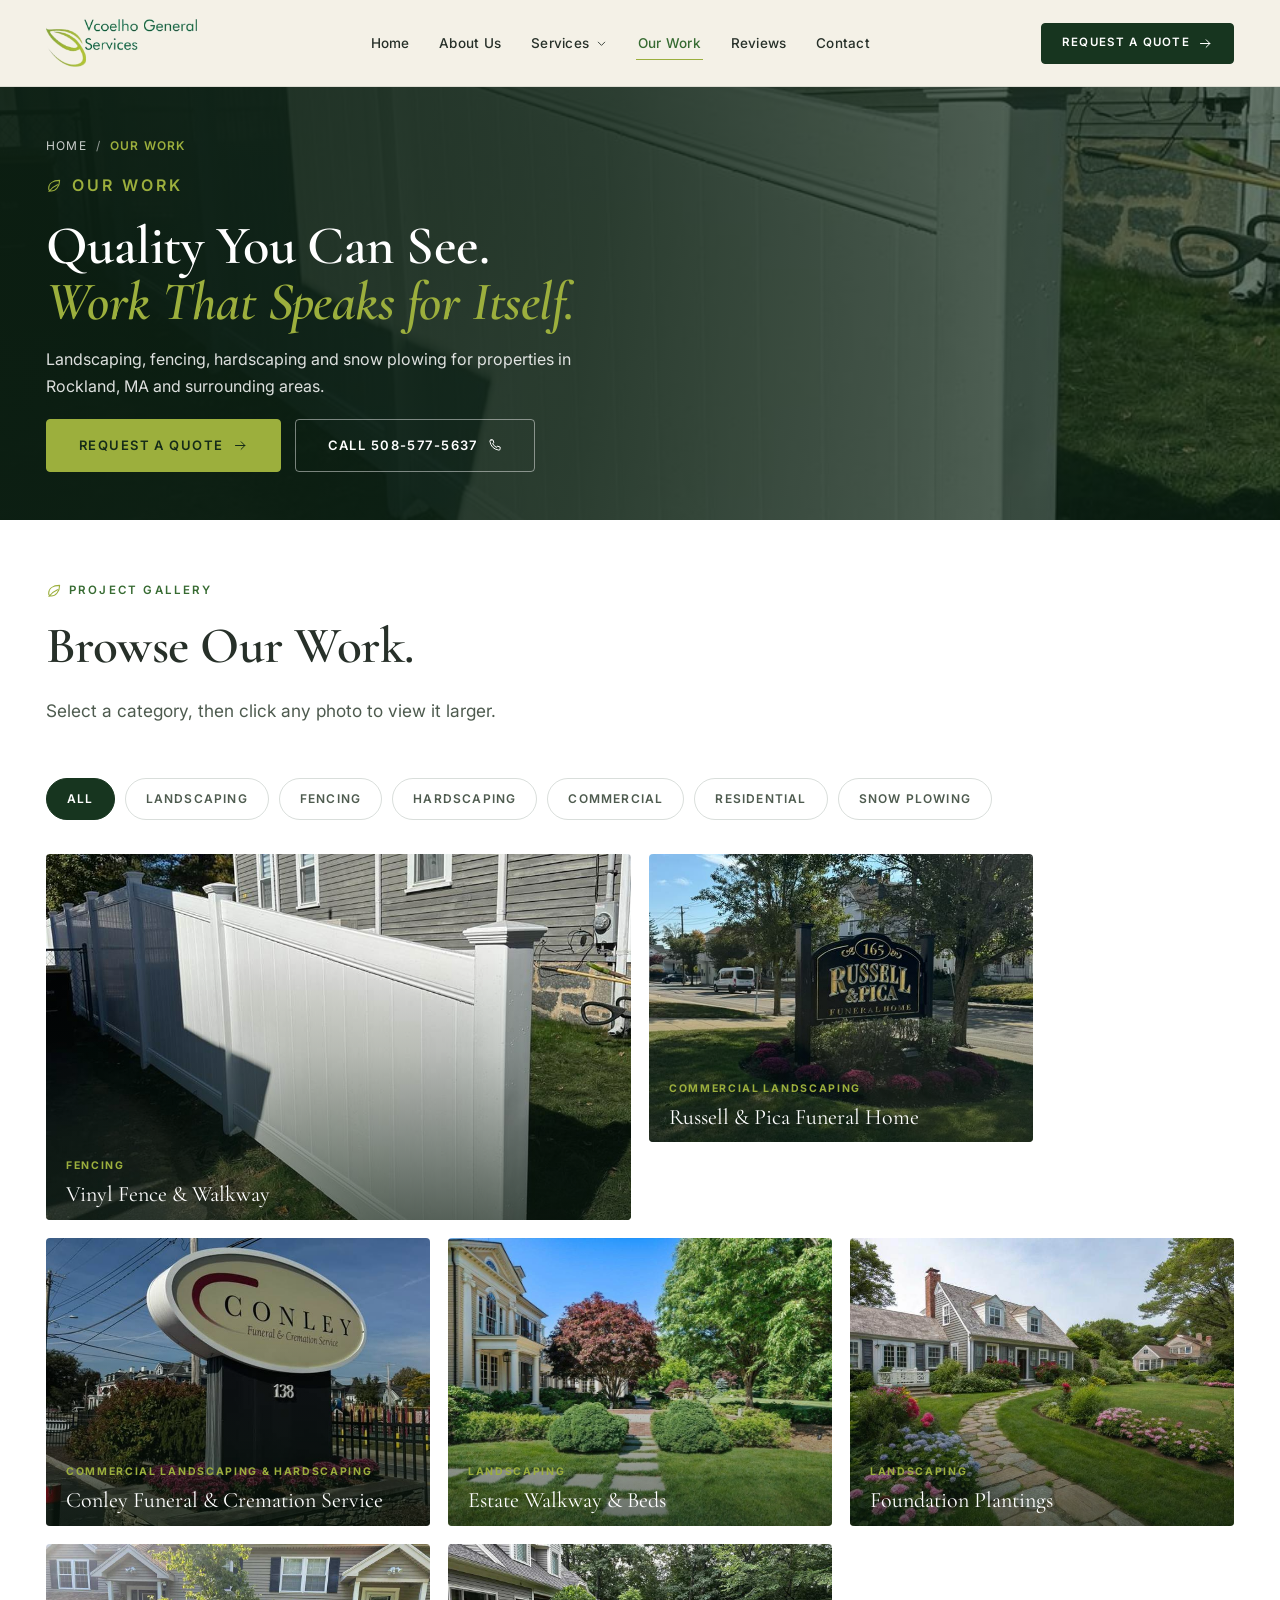
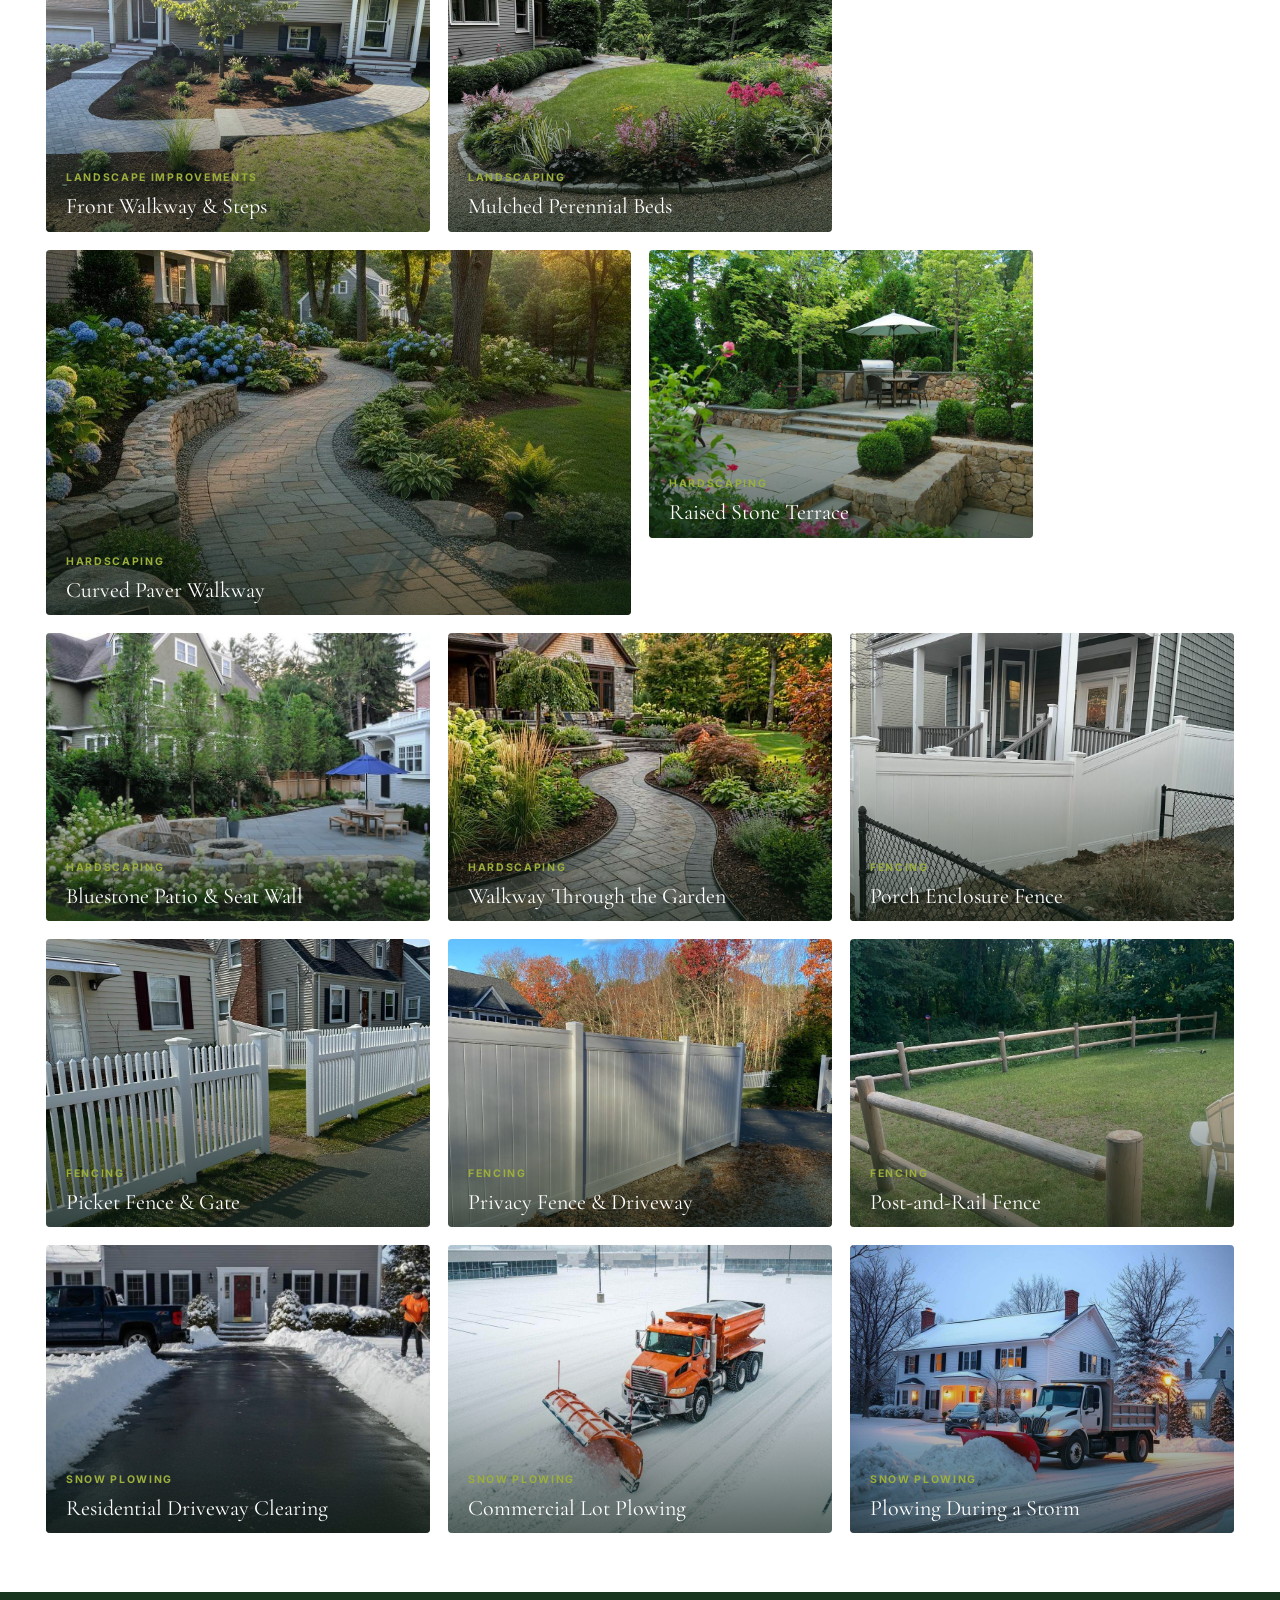
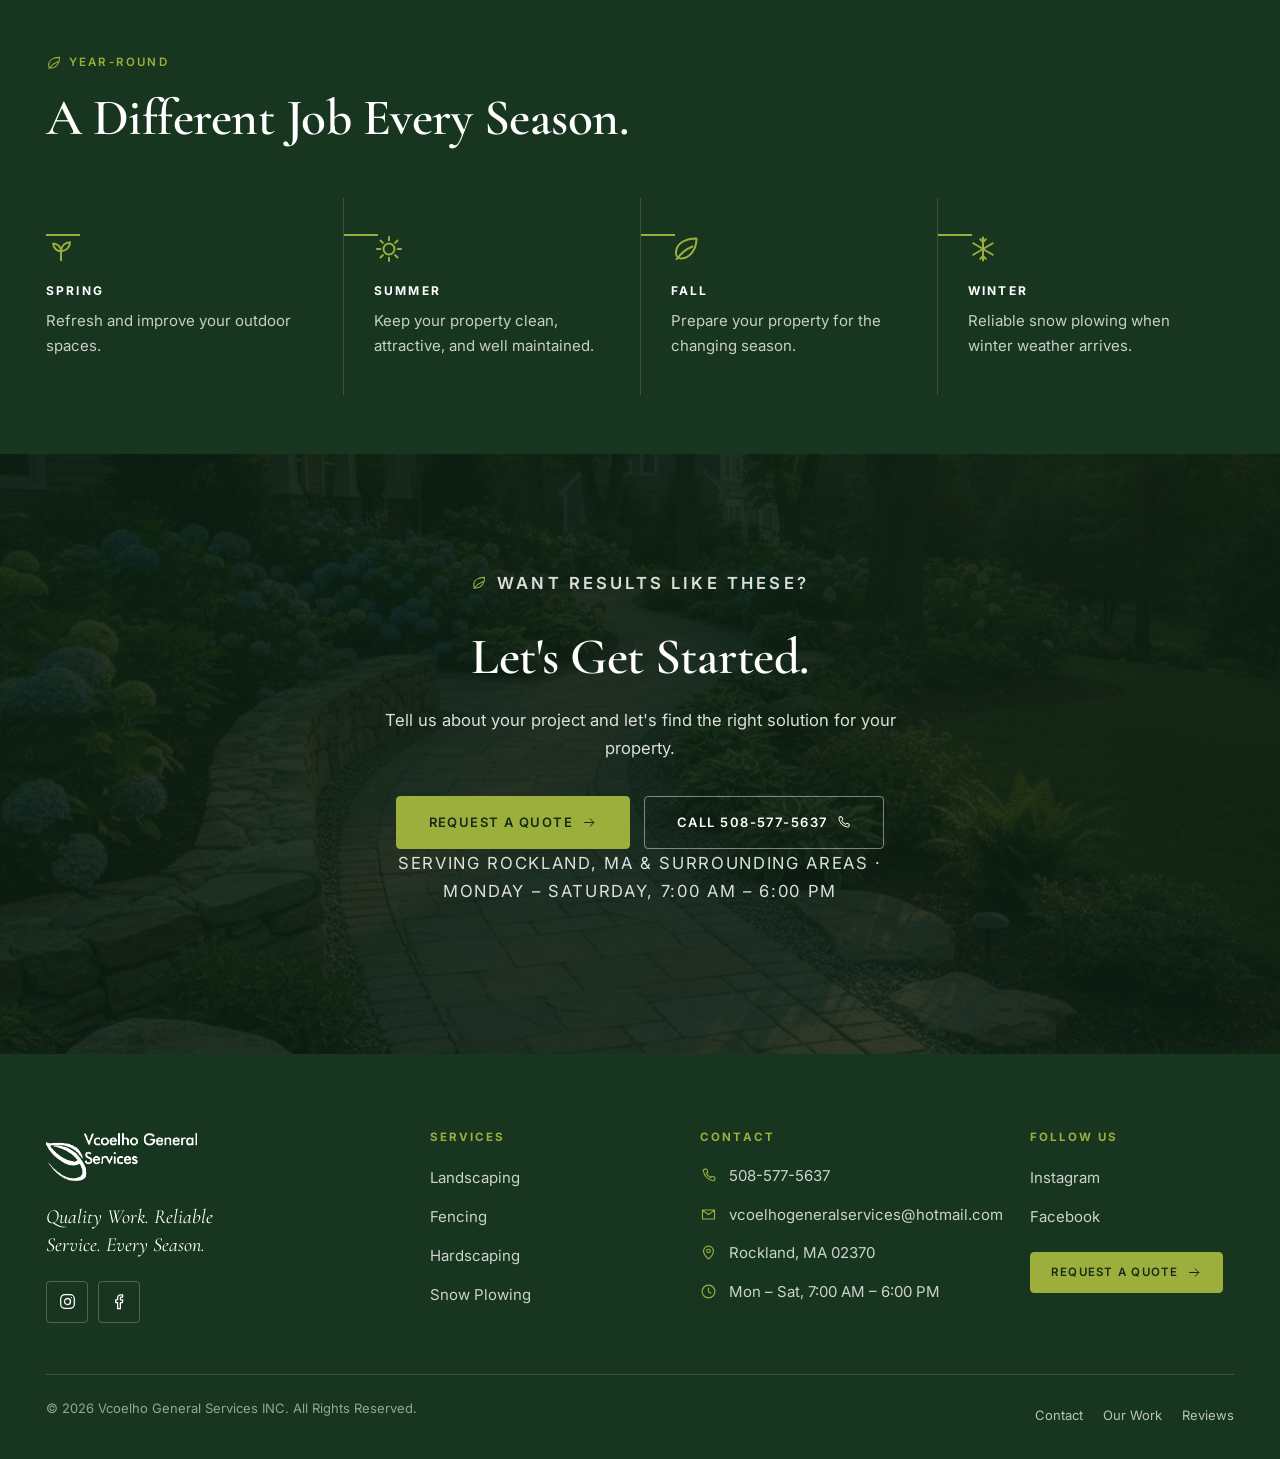
<file: our-work.html>
<!DOCTYPE html>
<html lang="en">
<head>
<meta charset="utf-8">
<meta name="viewport" content="width=device-width, initial-scale=1">
<title>Landscaping &amp; Fencing Projects in Rockland, MA | Vcoelho</title>
<meta name="description" content="Explore landscaping, fencing and property improvement projects completed by Vcoelho General Services in Rockland, MA.">
<meta name="theme-color" content="#17351F">
<meta name="robots" content="index, follow, max-image-preview:large">
<link rel="canonical" href="https://vcoelhogeneralservices.com/our-work.html">
<meta property="og:type" content="website">
<meta property="og:site_name" content="Vcoelho General Services">
<meta property="og:locale" content="en_US">
<meta property="og:title" content="Landscaping &amp; Fencing Projects in Rockland, MA | Vcoelho">
<meta property="og:description" content="Explore landscaping, fencing and property improvement projects completed by Vcoelho General Services in Rockland, MA.">
<meta property="og:url" content="https://vcoelhogeneralservices.com/our-work.html">
<meta property="og:image" content="https://vcoelhogeneralservices.com/assets/images/share-vcoelho.jpg">
<meta property="og:image:width" content="1200">
<meta property="og:image:height" content="630">
<meta property="og:image:alt" content="Vcoelho General Services - Quality Work. Reliable Service. Every Season. in Rockland, MA">
<meta name="twitter:card" content="summary_large_image">
<meta name="twitter:title" content="Landscaping &amp; Fencing Projects in Rockland, MA | Vcoelho">
<meta name="twitter:description" content="Explore landscaping, fencing and property improvement projects completed by Vcoelho General Services in Rockland, MA.">
<meta name="twitter:image" content="https://vcoelhogeneralservices.com/assets/images/share-vcoelho.jpg">
<meta name="twitter:image:alt" content="Vcoelho General Services - Quality Work. Reliable Service. Every Season. in Rockland, MA">
<link rel="icon" type="image/png" href="assets/images/favicon.png">
<link rel="preconnect" href="https://fonts.googleapis.com">
<link rel="preconnect" href="https://fonts.gstatic.com" crossorigin>
<link rel="stylesheet" href="https://fonts.googleapis.com/css2?family=Cormorant+Garamond:ital,wght@0,500;0,600;0,700;1,500;1,600&amp;family=Inter:wght@400;500;600;700&amp;display=swap">
<link rel="stylesheet" href="assets/css/style.css?v=20261105">
<script>document.documentElement.classList.add('js');</script>
<!-- Google tag (gtag.js) -->
<script async src="https://www.googletagmanager.com/gtag/js?id=G-Q991L5PVLW"></script>
<script>
  window.dataLayer = window.dataLayer || [];
  function gtag(){dataLayer.push(arguments);}
  gtag('js', new Date());
  gtag('config', 'G-Q991L5PVLW');
</script>
</head>
<body>
<a class="skip-link" href="#main">Skip to content</a>

<!-- ============ HEADER ============ -->
<header class="site-header" id="siteHeader">
  <div class="container header-inner">
    <a class="brand" href="index.html" aria-label="Vcoelho General Services Inc. — home">
      <img src="assets/images/logo.png" width="487" height="165" alt="Vcoelho General Services Inc.">
    </a>
    <nav class="nav" id="siteNav" aria-label="Main navigation">
      <ul class="nav-list">
        <li><a class="nav-link" href="index.html">Home</a></li>
        <li><a class="nav-link" href="about.html">About Us</a></li>
        <li class="has-dropdown">
          <button class="nav-link nav-toggle" type="button" aria-expanded="false" aria-controls="servicesMenu">
            Services
            <svg class="icon" aria-hidden="true"><use href="#i-chevron-down"></use></svg>
          </button>
          <div class="dropdown" id="servicesMenu">
            <a href="landscaping.html">
              <svg class="icon" aria-hidden="true"><use href="#i-sprout"></use></svg>
              <span class="dd-text"><strong>Landscaping</strong><span>Lawn, beds, mulch &amp; seasonal cleanups</span></span>
            </a>
            <a href="fencing.html">
              <svg class="icon" aria-hidden="true"><use href="#i-fence"></use></svg>
              <span class="dd-text"><strong>Fencing</strong><span>Privacy, security &amp; property boundaries</span></span>
            </a>
            <a href="hardscaping.html">
              <svg class="icon" aria-hidden="true"><use href="#i-stone"></use></svg>
              <span class="dd-text"><strong>Hardscaping</strong><span>Walkways, patios, walls &amp; steps</span></span>
            </a>
            <a href="snow-plowing.html">
              <svg class="icon" aria-hidden="true"><use href="#i-snow"></use></svg>
              <span class="dd-text"><strong>Snow Plowing</strong><span>Driveways &amp; lots during snowstorms</span></span>
            </a>
          </div>
        </li>
        <li><a class="nav-link is-active" href="our-work.html" aria-current="page">Our Work</a></li>
        <li><a class="nav-link" href="reviews.html">Reviews</a></li>
        <li><a class="nav-link" href="contact.html">Contact</a></li>
      </ul>
    </nav>
    <div class="header-actions">
      <a class="btn btn-primary btn-sm" href="request-a-quote.html" data-quote data-cta="header_request_quote">
        Request a Quote
        <svg class="icon arrow" aria-hidden="true"><use href="#i-arrow"></use></svg>
      </a>
      <button class="nav-burger" id="navBurger" type="button" aria-expanded="false" aria-controls="siteNav" aria-label="Open navigation menu">
        <span class="bar"></span><span class="bar"></span><span class="bar"></span>
      </button>
    </div>
  </div>
</header>

<main id="main">

  <!-- ============ HERO ============ -->
  <section class="page-hero">
    <div class="page-hero-bg">
      <img src="assets/images/fence-vcoelho.jpg" width="900" height="1200" fetchpriority="high" decoding="async"
           alt="White vinyl fence running alongside the paved walkway of a gray house">
    </div>
    <div class="container">
      <nav class="breadcrumb" aria-label="Breadcrumb">
        <a href="index.html">Home</a><span class="sep">/</span>
        <span aria-current="page">Our Work</span>
      </nav>
      <p class="eyebrow">
        <svg class="icon icon-leaf" aria-hidden="true"><use href="#i-leaf"></use></svg>
        Our Work
      </p>
      <h1>Quality You Can See.<br><span class="accent">Work That Speaks for Itself.</span></h1>
      <p>Landscaping, fencing, hardscaping and snow plowing for properties in Rockland, MA and surrounding areas.</p>
      <div class="btn-row">
        <a class="btn btn-lime btn-lg" href="request-a-quote.html" data-quote data-cta="work_hero_quote">
          Request a Quote
          <svg class="icon arrow" aria-hidden="true"><use href="#i-arrow"></use></svg>
        </a>
        <a class="btn btn-on-dark btn-lg" href="tel:+15085775637">
          Call 508-577-5637
          <svg class="icon arrow" aria-hidden="true"><use href="#i-phone"></use></svg>
        </a>
      </div>
    </div>
  </section>

  <!-- ============ GALLERY ============ -->
  <section class="section section--white">
    <div class="container">
      <div class="section-head reveal">
        <p class="eyebrow">
          <svg class="icon icon-leaf" aria-hidden="true"><use href="#i-leaf"></use></svg>
          Project Gallery
        </p>
        <h2>Browse Our Work.</h2>
        <p class="lead">Select a category, then click any photo to view it larger.</p>
      </div>

      <div class="filter-bar" role="group" aria-label="Filter projects by category">
        <button class="filter-btn is-active" type="button" data-filter="all" aria-pressed="true">All</button>
        <button class="filter-btn" type="button" data-filter="landscaping" aria-pressed="false">Landscaping</button>
        <button class="filter-btn" type="button" data-filter="fencing" aria-pressed="false">Fencing</button>
        <button class="filter-btn" type="button" data-filter="hardscaping" aria-pressed="false">Hardscaping</button>
        <button class="filter-btn" type="button" data-filter="commercial" aria-pressed="false">Commercial</button>
        <button class="filter-btn" type="button" data-filter="residential" aria-pressed="false">Residential</button>
        <button class="filter-btn" type="button" data-filter="snow" aria-pressed="false">Snow Plowing</button>
      </div>

      <div class="gallery">
        <button class="gallery-item is-wide" type="button"
                data-cats="fencing residential" data-tag="Fencing" data-name="Vinyl Fence &amp; Walkway"
                data-full="assets/images/fence-vcoelho.jpg">
          <img src="assets/images/fence-vcoelho.jpg" width="900" height="1200" loading="lazy" decoding="async"
               alt="White vinyl fence running alongside the paved walkway of a gray house">
          <span class="gallery-meta"><span class="tag">Fencing</span><span class="name">Vinyl Fence &amp; Walkway</span></span>
        </button>

        <button class="gallery-item" type="button"
                data-cats="landscaping commercial" data-tag="Commercial Landscaping" data-name="Russell &amp; Pica Funeral Home"
                data-full="assets/images/about-russell-pica.jpg">
          <img src="assets/images/about-russell-pica.jpg" width="760" height="1013" loading="lazy" decoding="async"
               alt="Commercial landscaping at Russell &amp; Pica Funeral Home in Rockland, Massachusetts">
          <span class="gallery-meta"><span class="tag">Commercial Landscaping</span><span class="name">Russell &amp; Pica Funeral Home</span></span>
        </button>

        <button class="gallery-item" type="button"
                data-cats="landscaping hardscaping commercial" data-tag="Commercial Landscaping &amp; Hardscaping" data-name="Conley Funeral &amp; Cremation Service"
                data-full="assets/images/conley.jpg">
          <img src="assets/images/conley.jpg" width="760" height="1013" loading="lazy" decoding="async"
               alt="Commercial landscaping and stone hardscaping at Conley Funeral &amp; Cremation Service in Massachusetts">
          <span class="gallery-meta"><span class="tag">Commercial Landscaping &amp; Hardscaping</span><span class="name">Conley Funeral &amp; Cremation Service</span></span>
        </button>

        <button class="gallery-item" type="button"
                data-cats="landscaping residential" data-tag="Landscaping" data-name="Estate Walkway &amp; Beds"
                data-full="assets/images/landscape-1.jpg">
          <img src="assets/images/landscape-1.jpg" width="1024" height="683" loading="lazy" decoding="async"
               alt="Manicured hedges, ground cover and stepping stone path at a New England estate">
          <span class="gallery-meta"><span class="tag">Landscaping</span><span class="name">Estate Walkway &amp; Beds</span></span>
        </button>

        <button class="gallery-item" type="button"
                data-cats="landscaping residential" data-tag="Landscaping" data-name="Foundation Plantings"
                data-full="assets/images/landscape-2.jpg">
          <img src="assets/images/landscape-2.jpg" width="860" height="573" loading="lazy" decoding="async"
               alt="Cape-style home with stone walkway, hydrangeas and foundation plantings">
          <span class="gallery-meta"><span class="tag">Landscaping</span><span class="name">Foundation Plantings</span></span>
        </button>

        <button class="gallery-item" type="button"
                data-cats="landscaping hardscaping residential" data-tag="Landscape Improvements" data-name="Front Walkway &amp; Steps"
                data-full="assets/images/landscape-3.jpg">
          <img src="assets/images/landscape-3.jpg" width="1150" height="862" loading="lazy" decoding="async"
               alt="Residential front walkway with new plantings, mulch beds and stone steps">
          <span class="gallery-meta"><span class="tag">Landscape Improvements</span><span class="name">Front Walkway &amp; Steps</span></span>
        </button>

        <button class="gallery-item" type="button"
                data-cats="landscaping residential" data-tag="Landscaping" data-name="Mulched Perennial Beds"
                data-full="assets/images/landscape-5.jpg">
          <img src="assets/images/landscape-5.jpg" width="1150" height="862" loading="lazy" decoding="async"
               alt="Edged lawn, mulched perennial beds and stone edging around a residential garden">
          <span class="gallery-meta"><span class="tag">Landscaping</span><span class="name">Mulched Perennial Beds</span></span>
        </button>

        <button class="gallery-item is-wide" type="button"
                data-cats="hardscaping residential" data-tag="Hardscaping" data-name="Curved Paver Walkway"
                data-full="assets/images/hardscaping-4.jpg">
          <img src="assets/images/hardscaping-4.jpg" width="1200" height="685" loading="lazy" decoding="async"
               alt="Curving paver walkway edged with river stone beside hydrangea beds and a low stone wall">
          <span class="gallery-meta"><span class="tag">Hardscaping</span><span class="name">Curved Paver Walkway</span></span>
        </button>

        <button class="gallery-item" type="button"
                data-cats="hardscaping residential" data-tag="Hardscaping" data-name="Raised Stone Terrace"
                data-full="assets/images/hardscaping-3.jpg">
          <img src="assets/images/hardscaping-3.jpg" width="1200" height="800" loading="lazy" decoding="async"
               alt="Raised stone terrace with stone steps, a dining set, clipped boxwoods and a low garden wall">
          <span class="gallery-meta"><span class="tag">Hardscaping</span><span class="name">Raised Stone Terrace</span></span>
        </button>

        <button class="gallery-item" type="button"
                data-cats="hardscaping residential" data-tag="Hardscaping" data-name="Bluestone Patio &amp; Seat Wall"
                data-full="assets/images/hardscaping-2.jpg">
          <img src="assets/images/hardscaping-2.jpg" width="900" height="591" loading="lazy" decoding="async"
               alt="Curved stone seat wall and fire pit beside a bluestone patio with white hydrangeas">
          <span class="gallery-meta"><span class="tag">Hardscaping</span><span class="name">Bluestone Patio &amp; Seat Wall</span></span>
        </button>

        <button class="gallery-item" type="button"
                data-cats="hardscaping landscaping residential" data-tag="Hardscaping" data-name="Walkway Through the Garden"
                data-full="assets/images/hardscaping-1.jpg">
          <img src="assets/images/hardscaping-1.jpg" width="640" height="640" loading="lazy" decoding="async"
               alt="Curved paver walkway winding through ornamental grasses toward a stone entry">
          <span class="gallery-meta"><span class="tag">Hardscaping</span><span class="name">Walkway Through the Garden</span></span>
        </button>

        <button class="gallery-item" type="button"
                data-cats="fencing residential" data-tag="Fencing" data-name="Porch Enclosure Fence"
                data-full="assets/images/fencing-4.jpg">
          <img src="assets/images/fencing-4.jpg" width="1100" height="825" loading="lazy" decoding="async"
               alt="White vinyl fence enclosing the front entry of a gray house, with a chain-link fence in the foreground">
          <span class="gallery-meta"><span class="tag">Fencing</span><span class="name">Porch Enclosure Fence</span></span>
        </button>

        <button class="gallery-item" type="button"
                data-cats="fencing residential" data-tag="Fencing" data-name="Picket Fence &amp; Gate"
                data-full="assets/images/fencing-1.jpg">
          <img src="assets/images/fencing-1.jpg" width="1100" height="825" loading="lazy" decoding="async"
               alt="White vinyl picket fence with a walkway gate in front of a house">
          <span class="gallery-meta"><span class="tag">Fencing</span><span class="name">Picket Fence &amp; Gate</span></span>
        </button>

        <button class="gallery-item" type="button"
                data-cats="fencing residential" data-tag="Fencing" data-name="Privacy Fence &amp; Driveway"
                data-full="assets/images/fencing-3.jpg">
          <img src="assets/images/fencing-3.jpg" width="1100" height="825" loading="lazy" decoding="async"
               alt="White vinyl privacy fence running along a gravel driveway with autumn trees behind it">
          <span class="gallery-meta"><span class="tag">Fencing</span><span class="name">Privacy Fence &amp; Driveway</span></span>
        </button>

        <button class="gallery-item" type="button"
                data-cats="fencing residential" data-tag="Fencing" data-name="Post-and-Rail Fence"
                data-full="assets/images/fencing-2.jpg">
          <img src="assets/images/fencing-2.jpg" width="1100" height="825" loading="lazy" decoding="async"
               alt="Rustic post-and-rail fence running across a green lawn">
          <span class="gallery-meta"><span class="tag">Fencing</span><span class="name">Post-and-Rail Fence</span></span>
        </button>

        <button class="gallery-item" type="button"
                data-cats="snow residential" data-tag="Snow Plowing" data-name="Residential Driveway Clearing"
                data-full="assets/images/snow-2.jpg">
          <img src="assets/images/snow-2.jpg" width="1200" height="685" loading="lazy" decoding="async"
               alt="Residential driveway cleared of snow with shoveled edges after a winter storm">
          <span class="gallery-meta"><span class="tag">Snow Plowing</span><span class="name">Residential Driveway Clearing</span></span>
        </button>

        <button class="gallery-item" type="button"
                data-cats="snow commercial" data-tag="Snow Plowing" data-name="Commercial Lot Plowing"
                data-full="assets/images/snow-3.jpg">
          <img src="assets/images/snow-3.jpg" width="1024" height="1024" loading="lazy" decoding="async"
               alt="Plow truck clearing a commercial parking lot during snowfall">
          <span class="gallery-meta"><span class="tag">Snow Plowing</span><span class="name">Commercial Lot Plowing</span></span>
        </button>

        <button class="gallery-item" type="button"
                data-cats="snow residential" data-tag="Snow Plowing" data-name="Plowing During a Storm"
                data-full="assets/images/snow-1.jpg">
          <img src="assets/images/snow-1.jpg" width="1024" height="768" loading="lazy" decoding="async"
               alt="Snow plow clearing the street in front of a snow-covered New England home at dusk">
          <span class="gallery-meta"><span class="tag">Snow Plowing</span><span class="name">Plowing During a Storm</span></span>
        </button>

        <p class="gallery-empty" hidden>No projects in this category yet — try another filter.</p>
      </div>
    </div>
  </section>

  <!-- ============ FOUR SEASONS ============ -->
  <section class="section section--dark">
    <div class="container">
      <div class="section-head reveal">
        <p class="eyebrow">
          <svg class="icon icon-leaf" aria-hidden="true"><use href="#i-leaf"></use></svg>
          Year-Round
        </p>
        <h2>A Different Job Every Season.</h2>
      </div>
      <div class="seasons">
        <div class="season">
          <svg class="icon" aria-hidden="true"><use href="#i-sprout"></use></svg>
          <h3>Spring</h3>
          <p>Refresh and improve your outdoor spaces.</p>
        </div>
        <div class="season">
          <svg class="icon" aria-hidden="true"><use href="#i-sun"></use></svg>
          <h3>Summer</h3>
          <p>Keep your property clean, attractive, and well maintained.</p>
        </div>
        <div class="season">
          <svg class="icon" aria-hidden="true"><use href="#i-leaf"></use></svg>
          <h3>Fall</h3>
          <p>Prepare your property for the changing season.</p>
        </div>
        <div class="season">
          <svg class="icon" aria-hidden="true"><use href="#i-snow"></use></svg>
          <h3>Winter</h3>
          <p>Reliable snow plowing when winter weather arrives.</p>
        </div>
      </div>
    </div>
  </section>

  <!-- ============ FINAL CTA ============ -->
  <section class="cta-band">
    <div class="cta-band-bg" aria-hidden="true">
      <img src="assets/images/hardscaping-4.jpg" width="1200" height="685" loading="lazy" decoding="async" alt="Curving paver walkway edged with river stone beside hydrangea beds and a low stone wall">
    </div>
    <div class="container">
      <p class="eyebrow">
        <svg class="icon icon-leaf" aria-hidden="true"><use href="#i-leaf"></use></svg>
        Want Results Like These?
      </p>
      <h2>Let's Get Started.</h2>
      <p>Tell us about your project and let's find the right solution for your property.</p>
      <div class="btn-row">
        <a class="btn btn-lime btn-lg" href="request-a-quote.html" data-quote data-cta="work_final_quote">
          Request a Quote
          <svg class="icon arrow" aria-hidden="true"><use href="#i-arrow"></use></svg>
        </a>
        <a class="btn btn-on-dark btn-lg" href="tel:+15085775637">
          Call 508-577-5637
          <svg class="icon arrow" aria-hidden="true"><use href="#i-phone"></use></svg>
        </a>
      </div>
      <p class="cta-note">Serving Rockland, MA &amp; surrounding areas · Monday – Saturday, 7:00 AM – 6:00 PM</p>
    </div>
  </section>

</main>

<!-- ============ FOOTER ============ -->
<footer class="site-footer">
  <div class="container">
    <div class="footer-grid">
      <div class="footer-brand">
        <img src="assets/images/logo-white.png" width="487" height="165" loading="lazy" decoding="async"
             alt="Vcoelho General Services Inc.">
        <p>Quality Work. Reliable Service. Every Season.</p>
        <div class="footer-social">
          <a href="https://www.instagram.com/vcoelhogeneralservicesinc/" data-track="social_click" data-network="instagram"
             target="_blank" rel="noopener noreferrer" aria-label="Vcoelho General Services INC on Instagram">
            <svg class="icon" aria-hidden="true"><use href="#i-instagram"></use></svg>
          </a>
          <a href="https://www.facebook.com/VCoelhoGeneralServices/" data-track="social_click" data-network="facebook"
             target="_blank" rel="noopener noreferrer" aria-label="Vcoelho General Services on Facebook">
            <svg class="icon" aria-hidden="true"><use href="#i-facebook"></use></svg>
          </a>
        </div>
      </div>
      <div>
        <h2>Services</h2>
        <ul class="footer-links">
          <li><a href="landscaping.html">Landscaping</a></li>
          <li><a href="fencing.html">Fencing</a></li>
          <li><a href="hardscaping.html">Hardscaping</a></li>
          <li><a href="snow-plowing.html">Snow Plowing</a></li>
        </ul>
      </div>
      <div>
        <h2>Contact</h2>
        <ul class="footer-contact">
          <li><svg class="icon" aria-hidden="true"><use href="#i-phone"></use></svg><a href="tel:+15085775637">508-577-5637</a></li>
          <li><svg class="icon" aria-hidden="true"><use href="#i-mail"></use></svg><a href="mailto:vcoelhogeneralservices@hotmail.com">vcoelhogeneralservices@hotmail.com</a></li>
          <li><svg class="icon" aria-hidden="true"><use href="#i-pin"></use></svg><span>Rockland, MA 02370</span></li>
          <li><svg class="icon" aria-hidden="true"><use href="#i-clock"></use></svg><span>Mon – Sat, 7:00 AM – 6:00 PM</span></li>
        </ul>
      </div>
      <div>
        <h2>Follow Us</h2>
        <ul class="footer-links">
          <li><a href="https://www.instagram.com/vcoelhogeneralservicesinc/" data-track="social_click" data-network="instagram" target="_blank" rel="noopener noreferrer">Instagram</a></li>
          <li><a href="https://www.facebook.com/VCoelhoGeneralServices/" data-track="social_click" data-network="facebook" target="_blank" rel="noopener noreferrer">Facebook</a></li>
        </ul>
        <div class="btn-row" style="margin-top:22px">
          <a class="btn btn-lime btn-sm" href="request-a-quote.html" data-quote data-cta="footer_request_quote">
            Request a Quote
            <svg class="icon arrow" aria-hidden="true"><use href="#i-arrow"></use></svg>
          </a>
        </div>
      </div>
    </div>
    <div class="footer-bottom">
      <p>© 2026 Vcoelho General Services INC. All Rights Reserved.</p>
      <div class="footer-legal">
        <a href="contact.html">Contact</a>
        <a href="our-work.html">Our Work</a>
        <a href="reviews.html">Reviews</a>
      </div>
    </div>
  </div>
</footer>

<script type="application/ld+json">
{
    "@context":  "https://schema.org",
    "@graph":  [
                   {
                       "@type":  "BreadcrumbList",
                       "itemListElement":  [
                                               {
                                                   "position":  1,
                                                   "name":  "Home",
                                                   "item":  "https://vcoelhogeneralservices.com/",
                                                   "@type":  "ListItem"
                                               },
                                               {
                                                   "position":  2,
                                                   "name":  "Our Work",
                                                   "item":  "https://vcoelhogeneralservices.com/our-work.html",
                                                   "@type":  "ListItem"
                                               }
                                           ]
                   }
               ]
}
</script>
<script src="assets/js/site.js?v=20261105" defer></script>
</body>
</html>
</file>
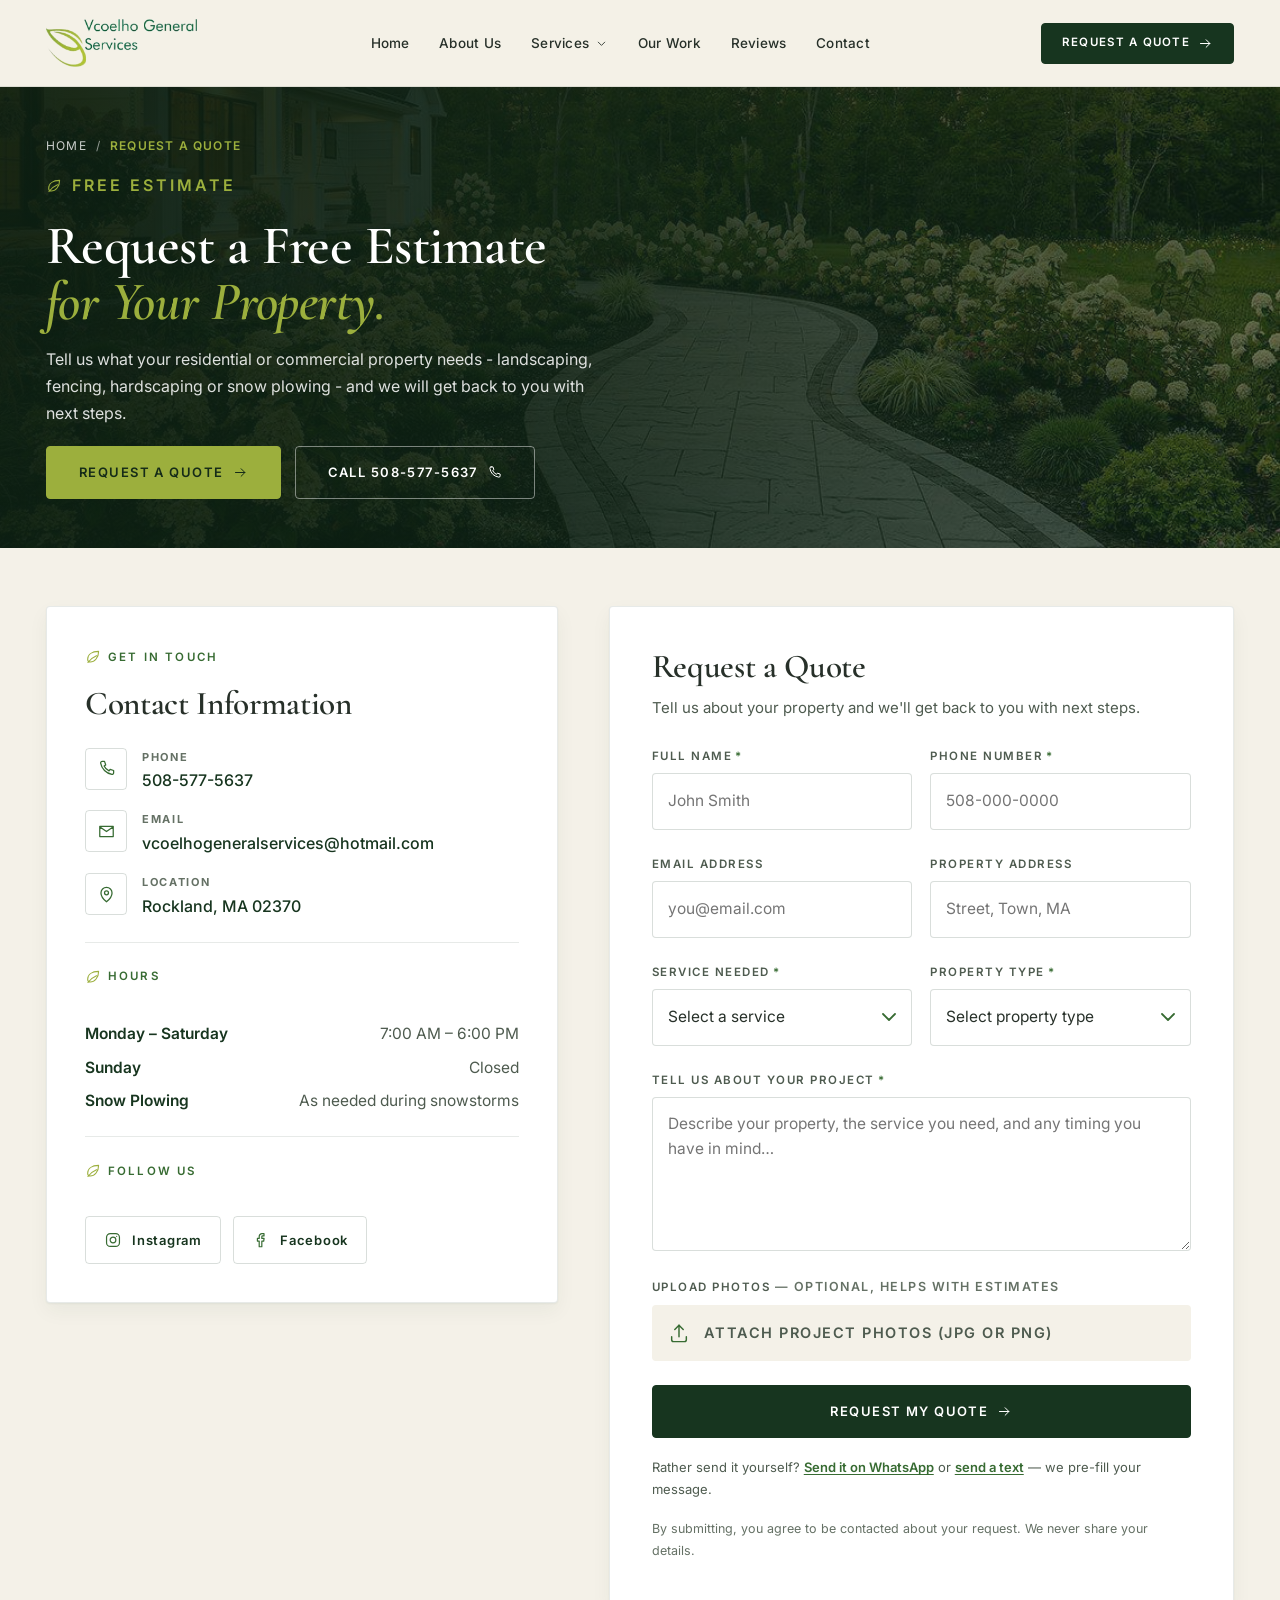
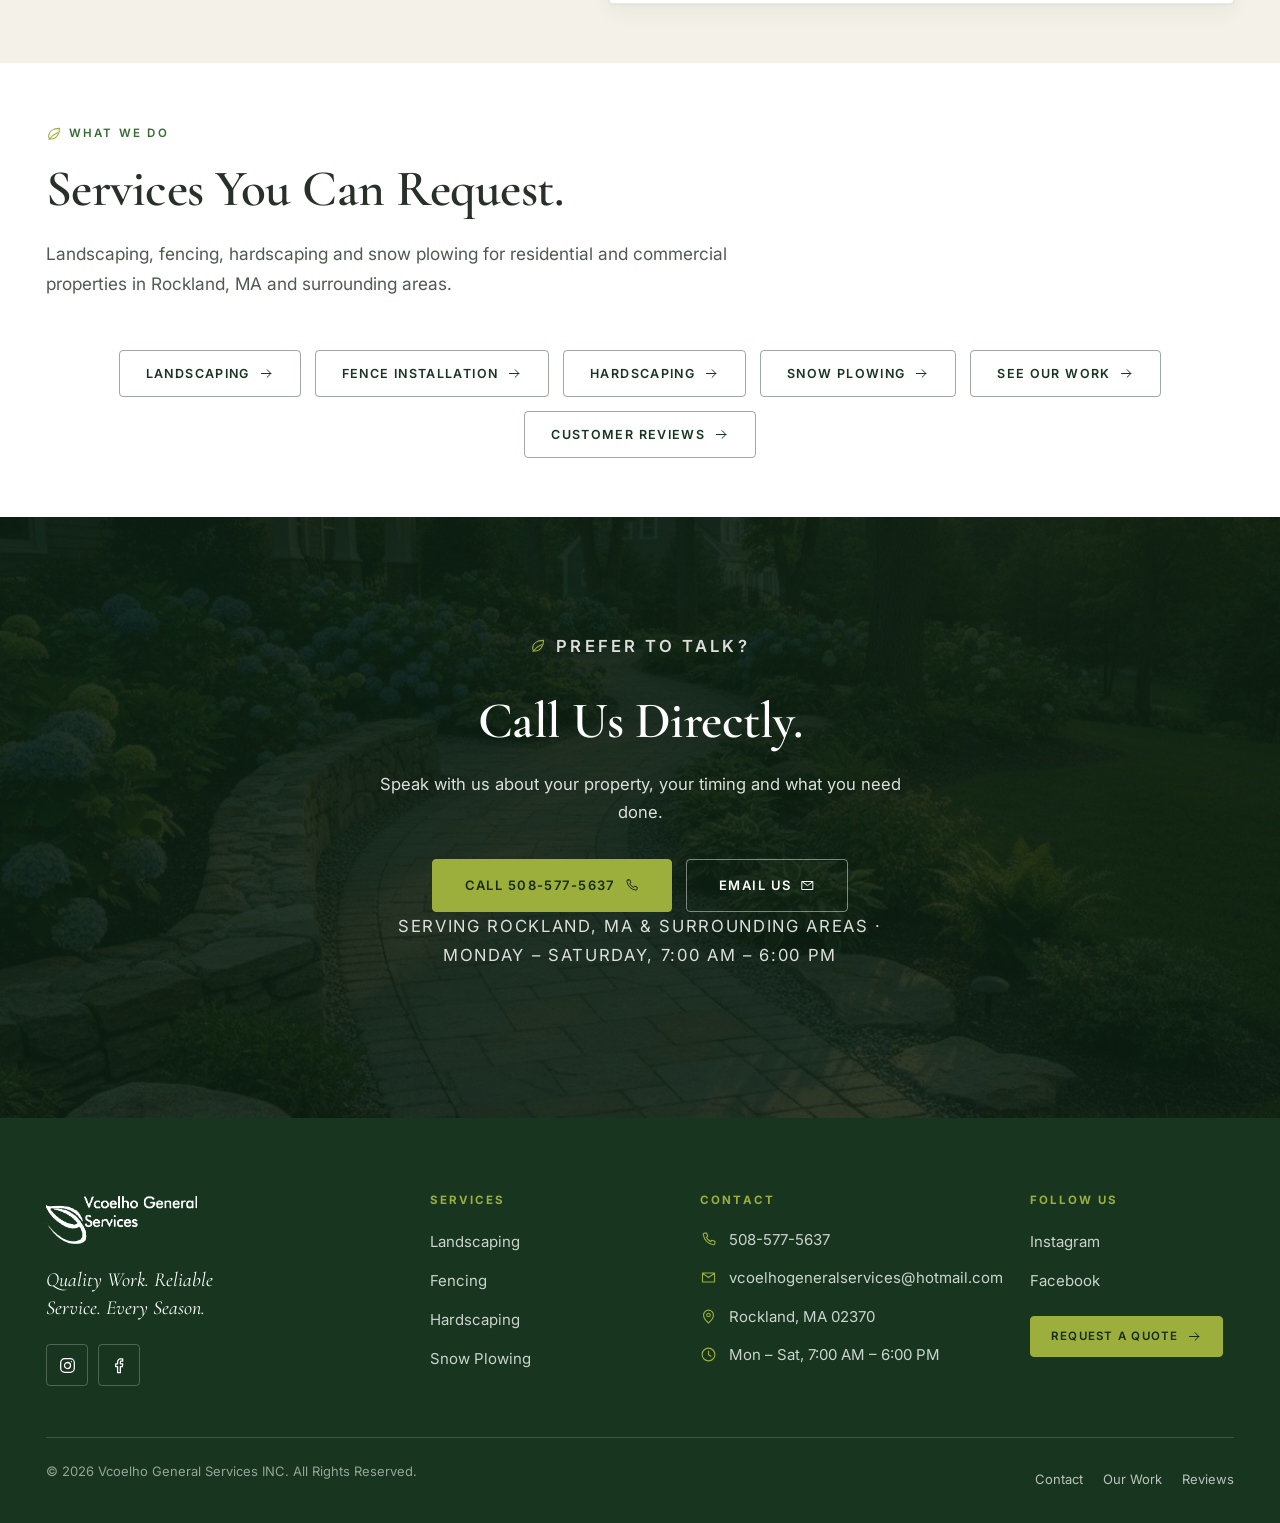
<file: request-a-quote.html>
<!DOCTYPE html>
<html lang="en">
<head>
<meta charset="utf-8">
<meta name="viewport" content="width=device-width, initial-scale=1">
<title>Request a Free Estimate | Vcoelho General Services</title>
<meta name="description" content="Request a free estimate from Vcoelho General Services for landscaping, fencing, hardscaping or snow plowing in Rockland, MA.">
<meta name="theme-color" content="#17351F">
<meta name="robots" content="index, follow, max-image-preview:large">
<link rel="canonical" href="https://vcoelhogeneralservices.com/request-a-quote.html">
<meta property="og:type" content="website">
<meta property="og:site_name" content="Vcoelho General Services">
<meta property="og:locale" content="en_US">
<meta property="og:title" content="Request a Free Estimate | Vcoelho General Services">
<meta property="og:description" content="Request a free estimate from Vcoelho General Services for landscaping, fencing, hardscaping or snow plowing in Rockland, MA.">
<meta property="og:url" content="https://vcoelhogeneralservices.com/request-a-quote.html">
<meta property="og:image" content="https://vcoelhogeneralservices.com/assets/images/share-vcoelho.jpg">
<meta property="og:image:width" content="1200">
<meta property="og:image:height" content="630">
<meta property="og:image:alt" content="Vcoelho General Services - Quality Work. Reliable Service. Every Season. in Rockland, MA">
<meta name="twitter:card" content="summary_large_image">
<meta name="twitter:title" content="Request a Free Estimate | Vcoelho General Services">
<meta name="twitter:description" content="Request a free estimate from Vcoelho General Services for landscaping, fencing, hardscaping or snow plowing in Rockland, MA.">
<meta name="twitter:image" content="https://vcoelhogeneralservices.com/assets/images/share-vcoelho.jpg">
<meta name="twitter:image:alt" content="Vcoelho General Services - Quality Work. Reliable Service. Every Season. in Rockland, MA">
<link rel="icon" type="image/png" href="assets/images/favicon.png">
<link rel="preconnect" href="https://fonts.googleapis.com">
<link rel="preconnect" href="https://fonts.gstatic.com" crossorigin>
<link rel="stylesheet" href="https://fonts.googleapis.com/css2?family=Cormorant+Garamond:ital,wght@0,500;0,600;0,700;1,500;1,600&amp;family=Inter:wght@400;500;600;700&amp;display=swap">
<link rel="stylesheet" href="assets/css/style.css?v=20261105">
<script>document.documentElement.classList.add('js');</script>
<!-- Google tag (gtag.js) -->
<script async src="https://www.googletagmanager.com/gtag/js?id=G-Q991L5PVLW"></script>
<script>
  window.dataLayer = window.dataLayer || [];
  function gtag(){dataLayer.push(arguments);}
  gtag('js', new Date());
  gtag('config', 'G-Q991L5PVLW');
</script>
</head>
<body>
<a class="skip-link" href="#main">Skip to content</a>

<!-- ============ HEADER ============ -->
<header class="site-header" id="siteHeader">
  <div class="container header-inner">
    <a class="brand" href="index.html" aria-label="Vcoelho General Services Inc. — home">
      <img src="assets/images/logo.png" width="487" height="165" alt="Vcoelho General Services Inc.">
    </a>
    <nav class="nav" id="siteNav" aria-label="Main navigation">
      <ul class="nav-list">
        <li><a class="nav-link" href="index.html">Home</a></li>
        <li><a class="nav-link" href="about.html">About Us</a></li>
        <li class="has-dropdown">
          <button class="nav-link nav-toggle" type="button" aria-expanded="false" aria-controls="servicesMenu">
            Services
            <svg class="icon" aria-hidden="true"><use href="#i-chevron-down"></use></svg>
          </button>
          <div class="dropdown" id="servicesMenu">
            <a href="landscaping.html">
              <svg class="icon" aria-hidden="true"><use href="#i-sprout"></use></svg>
              <span class="dd-text"><strong>Landscaping</strong><span>Lawn, beds, mulch &amp; seasonal cleanups</span></span>
            </a>
            <a href="fencing.html">
              <svg class="icon" aria-hidden="true"><use href="#i-fence"></use></svg>
              <span class="dd-text"><strong>Fencing</strong><span>Privacy, security &amp; property boundaries</span></span>
            </a>
            <a href="hardscaping.html">
              <svg class="icon" aria-hidden="true"><use href="#i-stone"></use></svg>
              <span class="dd-text"><strong>Hardscaping</strong><span>Walkways, patios, walls &amp; steps</span></span>
            </a>
            <a href="snow-plowing.html">
              <svg class="icon" aria-hidden="true"><use href="#i-snow"></use></svg>
              <span class="dd-text"><strong>Snow Plowing</strong><span>Driveways &amp; lots during snowstorms</span></span>
            </a>
          </div>
        </li>
        <li><a class="nav-link" href="our-work.html">Our Work</a></li>
        <li><a class="nav-link" href="reviews.html">Reviews</a></li>
        <li><a class="nav-link" href="contact.html">Contact</a></li>
      </ul>
    </nav>
    <div class="header-actions">
      <a class="btn btn-primary btn-sm" href="#quote" data-cta="header_request_quote">
        Request a Quote
        <svg class="icon arrow" aria-hidden="true"><use href="#i-arrow"></use></svg>
      </a>
      <button class="nav-burger" id="navBurger" type="button" aria-expanded="false" aria-controls="siteNav" aria-label="Open navigation menu">
        <span class="bar"></span><span class="bar"></span><span class="bar"></span>
      </button>
    </div>
  </div>
</header>

<main id="main">

    <!-- ============ HERO ============ -->
  <section class="page-hero">
    <div class="page-hero-bg">
      <img src="assets/images/hero-home.jpg" width="1140" height="705" fetchpriority="high" decoding="async"
           alt="Curving front walkway through white hydrangea beds leading to a New England home at sunset">
    </div>
    <div class="container">
      <nav class="breadcrumb" aria-label="Breadcrumb">
        <a href="index.html">Home</a><span class="sep">/</span>
        <span aria-current="page">Request a Quote</span>
      </nav>
      <p class="eyebrow">
        <svg class="icon icon-leaf" aria-hidden="true"><use href="#i-leaf"></use></svg>
        Free Estimate
      </p>
      <h1>Request a Free Estimate<br><span class="accent">for Your Property.</span></h1>
      <p>Tell us what your residential or commercial property needs - landscaping, fencing, hardscaping or snow plowing - and we will get back to you with next steps.</p>
      <div class="btn-row">
        <a class="btn btn-lime btn-lg" href="#quote" data-cta="quote_hero_form">
          Request a Quote
          <svg class="icon arrow" aria-hidden="true"><use href="#i-arrow"></use></svg>
        </a>
        <a class="btn btn-on-dark btn-lg" href="tel:+15085775637">
          Call 508-577-5637
          <svg class="icon arrow" aria-hidden="true"><use href="#i-phone"></use></svg>
        </a>
      </div>
    </div>
  </section>
<!-- ============ CONTACT + QUOTE FORM ============ -->
  <section class="section section--cream" id="quote">
    <div class="container">
      <div class="contact-grid">

        <!-- Contact details -->
        <div class="info-card reveal">
          <div class="info-block">
            <p class="eyebrow">
              <svg class="icon icon-leaf" aria-hidden="true"><use href="#i-leaf"></use></svg>
              Get in Touch
            </p>
            <h2 style="font-size:clamp(1.7rem,2.6vw,2.2rem)">Contact Information</h2>
            <ul class="contact-list" style="margin-top:26px">
              <li>
                <span class="ico"><svg class="icon" aria-hidden="true"><use href="#i-phone"></use></svg></span>
                <span>
                  <strong>Phone</strong>
                  <a href="tel:+15085775637">508-577-5637</a>
                </span>
              </li>
              <li>
                <span class="ico"><svg class="icon" aria-hidden="true"><use href="#i-mail"></use></svg></span>
                <span>
                  <strong>Email</strong>
                  <a href="mailto:vcoelhogeneralservices@hotmail.com">vcoelhogeneralservices@hotmail.com</a>
                </span>
              </li>
              <li>
                <span class="ico"><svg class="icon" aria-hidden="true"><use href="#i-pin"></use></svg></span>
                <span>
                  <strong>Location</strong>
                  <span class="val">Rockland, MA 02370</span>
                </span>
              </li>
            </ul>
          </div>

          <div class="info-block">
            <p class="eyebrow">
              <svg class="icon icon-leaf" aria-hidden="true"><use href="#i-leaf"></use></svg>
              Hours
            </p>
            <div class="hours" style="margin-top:16px">
              <div><strong>Monday – Saturday</strong><span>7:00 AM – 6:00 PM</span></div>
              <div><strong>Sunday</strong><span>Closed</span></div>
              <div><strong>Snow Plowing</strong><span>As needed during snowstorms</span></div>
            </div>
          </div>

          <div class="info-block">
            <p class="eyebrow">
              <svg class="icon icon-leaf" aria-hidden="true"><use href="#i-leaf"></use></svg>
              Follow Us
            </p>
            <div class="social-row" style="margin-top:16px">
              <a class="social-link" href="https://www.instagram.com/vcoelhogeneralservicesinc/"
                 data-track="social_click" data-network="instagram" target="_blank" rel="noopener noreferrer">
                <svg class="icon" aria-hidden="true"><use href="#i-instagram"></use></svg>
                Instagram
              </a>
              <a class="social-link" href="https://www.facebook.com/VCoelhoGeneralServices/"
                 data-track="social_click" data-network="facebook" target="_blank" rel="noopener noreferrer">
                <svg class="icon" aria-hidden="true"><use href="#i-facebook"></use></svg>
                Facebook
              </a>
            </div>
          </div>
        </div>

        <!-- Quote form (inline) -->
        <div class="form-card reveal reveal-d1">
          <div class="form-head">
            <h2>Request a Quote</h2>
            <p>Tell us about your property and we'll get back to you with next steps.</p>
          </div>

          <form class="quote-form" novalidate action="https://formsubmit.co/vcoelhogeneralservices@hotmail.com" method="post" enctype="multipart/form-data" data-quote-form>
            <input type="hidden" name="_subject" value="Quote request - vcoelhogeneralservices.com">
            <input type="hidden" name="_template" value="table">
            <input type="hidden" name="_captcha" value="false">
            <input type="hidden" name="_next" value="https://vcoelhogeneralservices.com/request-a-quote.html?sent=1">
            <input type="text" name="_honey" value="" style="display:none" tabindex="-1" autocomplete="off" aria-label="Leave this field empty">
            <div class="form-grid">
              <div class="field" data-field="fullName">
                <label for="c-name">Full Name<span class="req" aria-hidden="true">*</span></label>
                <input type="text" id="c-name" name="fullName" autocomplete="name" placeholder="John Smith" required aria-describedby="c-name-error">
                <p class="field-error" id="c-name-error" role="alert"></p>
              </div>

              <div class="field" data-field="phone">
                <label for="c-phone">Phone Number<span class="req" aria-hidden="true">*</span></label>
                <input type="tel" id="c-phone" name="phone" autocomplete="tel" placeholder="508-000-0000" required aria-describedby="c-phone-error">
                <p class="field-error" id="c-phone-error" role="alert"></p>
              </div>

              <div class="field" data-field="email">
                <label for="c-email">Email Address</label>
                <input type="email" id="c-email" name="email" autocomplete="email" placeholder="you@email.com" aria-describedby="c-email-error">
                <p class="field-error" id="c-email-error" role="alert"></p>
              </div>

              <div class="field" data-field="address">
                <label for="c-address">Property Address</label>
                <input type="text" id="c-address" name="address" autocomplete="address-line1" placeholder="Street, Town, MA" aria-describedby="c-address-error">
                <p class="field-error" id="c-address-error" role="alert"></p>
              </div>

              <div class="field" data-field="service">
                <label for="c-service">Service Needed<span class="req" aria-hidden="true">*</span></label>
                <select id="c-service" name="service" required aria-describedby="c-service-error">
                  <option value="">Select a service</option>
                  <option value="Landscaping">Landscaping</option>
                  <option value="Fencing">Fencing</option>
                  <option value="Hardscaping">Hardscaping</option>
                  <option value="Snow Plowing">Snow Plowing</option>
                  <option value="Other">Other</option>
                </select>
                <p class="field-error" id="c-service-error" role="alert"></p>
              </div>

              <div class="field" data-field="propertyType">
                <label for="c-type">Property Type<span class="req" aria-hidden="true">*</span></label>
                <select id="c-type" name="propertyType" required aria-describedby="c-type-error">
                  <option value="">Select property type</option>
                  <option value="Residential">Residential</option>
                  <option value="Commercial">Commercial</option>
                  <option value="Property Management">Property Management</option>
                </select>
                <p class="field-error" id="c-type-error" role="alert"></p>
              </div>

              <div class="field is-full" data-field="message">
                <label for="c-message">Tell Us About Your Project<span class="req" aria-hidden="true">*</span></label>
                <textarea id="c-message" name="message" rows="5" placeholder="Describe your property, the service you need, and any timing you have in mind…" required aria-describedby="c-message-error"></textarea>
                <p class="field-error" id="c-message-error" role="alert"></p>
              </div>

              <div class="field is-full">
                <label for="c-photos">Upload Photos <span class="field-hint">— optional, helps with estimates</span></label>
                <label class="file-drop" for="c-photos">
                  <svg class="icon" aria-hidden="true"><use href="#i-upload"></use></svg>
                  <span data-file-label>Attach project photos (JPG or PNG)</span>
                  <input type="file" id="c-photos" name="photos" accept="image/*" multiple>
                </label>
              </div>

              <div class="form-alert" data-form-alert role="alert" hidden>
                <p><strong data-alert-title>We couldn't send this automatically.</strong> <span data-alert-msg>Send your request right now &mdash; your details are already filled in:</span></p>
                <p class="form-alert-links">
                  <a data-channel="whatsapp" target="_blank" rel="noopener" href="https://wa.me/15085775637">Send on WhatsApp</a>
                  <span aria-hidden="true"> &middot; </span>
                  <a data-channel="sms" target="_blank" rel="noopener" href="sms:+15085775637">Send by SMS</a>
                  <span aria-hidden="true"> &middot; </span>
                  <a data-mailto href="mailto:vcoelhogeneralservices@hotmail.com">Send by e-mail</a>
                </p>
                <p class="tiny">You can also press submit again, or call 508-577-5637.</p>
              </div>

              <div class="form-actions">
                <button type="submit" class="btn btn-primary btn-lg btn-block">
                  Request My Quote
                  <svg class="icon arrow" aria-hidden="true"><use href="#i-arrow"></use></svg>
                </button>
              </div>
              <p class="form-alt">Rather send it yourself? <a data-channel="whatsapp" target="_blank" rel="noopener" href="https://wa.me/15085775637">Send it on WhatsApp</a> or <a data-channel="sms" target="_blank" rel="noopener" href="sms:+15085775637">send a text</a> &mdash; we pre-fill your message.</p>
              <p class="form-legal">By submitting, you agree to be contacted about your request. We never share your details.</p>
            </div>
          </form>

          <div class="form-success" hidden>
            <div class="icon-badge"><svg class="icon" aria-hidden="true"><use href="#i-check"></use></svg></div>
            <h3>Thank you for contacting Vcoelho General Services INC.</h3>
            <p>Your request has been sent to our team. We'll review your project details and get back to you shortly.</p>
            <div class="btn-row">
              <a class="btn btn-primary" data-channel="whatsapp" target="_blank" rel="noopener" href="https://wa.me/15085775637">Message us on WhatsApp</a>
              <a class="btn btn-outline" data-channel="sms" target="_blank" rel="noopener" href="sms:+15085775637">Send by SMS</a>
              <a class="btn btn-outline" href="tel:+15085775637">Call 508-577-5637 <svg class="icon arrow" aria-hidden="true"><use href="#i-phone"></use></svg></a>
            </div>
            <p class="tiny">Need us right away? WhatsApp or SMS opens with your details ready to send. Or call 508-577-5637, Mon&ndash;Sat 7:00 AM&ndash;6:00 PM.</p>
          </div>
        </div>

      </div>
    </div>
  </section>

    <!-- ============ SERVICES ============ -->
  <section class="section section--white">
    <div class="container">
      <div class="section-head reveal">
        <p class="eyebrow">
          <svg class="icon icon-leaf" aria-hidden="true"><use href="#i-leaf"></use></svg>
          What We Do
        </p>
        <h2>Services You Can Request.</h2>
        <p class="lead">Landscaping, fencing, hardscaping and snow plowing for residential and commercial properties in Rockland, MA and surrounding areas.</p>
      </div>
      <div class="btn-row" style="justify-content:center">
        <a class="btn btn-outline" href="landscaping.html" data-cta="quote_link_landscaping">
          Landscaping
          <svg class="icon arrow" aria-hidden="true"><use href="#i-arrow"></use></svg>
        </a>
        <a class="btn btn-outline" href="fencing.html" data-cta="quote_link_fencing">
          Fence Installation
          <svg class="icon arrow" aria-hidden="true"><use href="#i-arrow"></use></svg>
        </a>
        <a class="btn btn-outline" href="hardscaping.html" data-cta="quote_link_hardscaping">
          Hardscaping
          <svg class="icon arrow" aria-hidden="true"><use href="#i-arrow"></use></svg>
        </a>
        <a class="btn btn-outline" href="snow-plowing.html" data-cta="quote_link_snow">
          Snow Plowing
          <svg class="icon arrow" aria-hidden="true"><use href="#i-arrow"></use></svg>
        </a>
        <a class="btn btn-outline" href="our-work.html" data-cta="quote_link_work">
          See Our Work
          <svg class="icon arrow" aria-hidden="true"><use href="#i-arrow"></use></svg>
        </a>
        <a class="btn btn-outline" href="reviews.html" data-cta="quote_link_reviews">
          Customer Reviews
          <svg class="icon arrow" aria-hidden="true"><use href="#i-arrow"></use></svg>
        </a>
      </div>
    </div>
  </section>
<!-- ============ CTA ============ -->
  <section class="cta-band">
    <div class="cta-band-bg" aria-hidden="true">
      <img src="assets/images/hardscaping-4.jpg" width="1200" height="685" loading="lazy" decoding="async" alt="Curving paver walkway edged with river stone beside hydrangea beds and a low stone wall">
    </div>
    <div class="container">
      <p class="eyebrow">
        <svg class="icon icon-leaf" aria-hidden="true"><use href="#i-leaf"></use></svg>
        Prefer to Talk?
      </p>
      <h2>Call Us Directly.</h2>
      <p>Speak with us about your property, your timing and what you need done.</p>
      <div class="btn-row">
        <a class="btn btn-lime btn-lg" href="tel:+15085775637">
          Call 508-577-5637
          <svg class="icon arrow" aria-hidden="true"><use href="#i-phone"></use></svg>
        </a>
        <a class="btn btn-on-dark btn-lg" href="mailto:vcoelhogeneralservices@hotmail.com">
          Email Us
          <svg class="icon arrow" aria-hidden="true"><use href="#i-mail"></use></svg>
        </a>
      </div>
      <p class="cta-note">Serving Rockland, MA &amp; surrounding areas · Monday – Saturday, 7:00 AM – 6:00 PM</p>
    </div>
  </section>

</main>

<!-- ============ FOOTER ============ -->
<footer class="site-footer">
  <div class="container">
    <div class="footer-grid">
      <div class="footer-brand">
        <img src="assets/images/logo-white.png" width="487" height="165" loading="lazy" decoding="async"
             alt="Vcoelho General Services Inc.">
        <p>Quality Work. Reliable Service. Every Season.</p>
        <div class="footer-social">
          <a href="https://www.instagram.com/vcoelhogeneralservicesinc/" data-track="social_click" data-network="instagram"
             target="_blank" rel="noopener noreferrer" aria-label="Vcoelho General Services INC on Instagram">
            <svg class="icon" aria-hidden="true"><use href="#i-instagram"></use></svg>
          </a>
          <a href="https://www.facebook.com/VCoelhoGeneralServices/" data-track="social_click" data-network="facebook"
             target="_blank" rel="noopener noreferrer" aria-label="Vcoelho General Services on Facebook">
            <svg class="icon" aria-hidden="true"><use href="#i-facebook"></use></svg>
          </a>
        </div>
      </div>
      <div>
        <h2>Services</h2>
        <ul class="footer-links">
          <li><a href="landscaping.html">Landscaping</a></li>
          <li><a href="fencing.html">Fencing</a></li>
          <li><a href="hardscaping.html">Hardscaping</a></li>
          <li><a href="snow-plowing.html">Snow Plowing</a></li>
        </ul>
      </div>
      <div>
        <h2>Contact</h2>
        <ul class="footer-contact">
          <li><svg class="icon" aria-hidden="true"><use href="#i-phone"></use></svg><a href="tel:+15085775637">508-577-5637</a></li>
          <li><svg class="icon" aria-hidden="true"><use href="#i-mail"></use></svg><a href="mailto:vcoelhogeneralservices@hotmail.com">vcoelhogeneralservices@hotmail.com</a></li>
          <li><svg class="icon" aria-hidden="true"><use href="#i-pin"></use></svg><span>Rockland, MA 02370</span></li>
          <li><svg class="icon" aria-hidden="true"><use href="#i-clock"></use></svg><span>Mon – Sat, 7:00 AM – 6:00 PM</span></li>
        </ul>
      </div>
      <div>
        <h2>Follow Us</h2>
        <ul class="footer-links">
          <li><a href="https://www.instagram.com/vcoelhogeneralservicesinc/" data-track="social_click" data-network="instagram" target="_blank" rel="noopener noreferrer">Instagram</a></li>
          <li><a href="https://www.facebook.com/VCoelhoGeneralServices/" data-track="social_click" data-network="facebook" target="_blank" rel="noopener noreferrer">Facebook</a></li>
        </ul>
        <div class="btn-row" style="margin-top:22px">
          <a class="btn btn-lime btn-sm" href="#quote" data-cta="footer_request_quote">
            Request a Quote
            <svg class="icon arrow" aria-hidden="true"><use href="#i-arrow"></use></svg>
          </a>
        </div>
      </div>
    </div>
    <div class="footer-bottom">
      <p>© 2026 Vcoelho General Services INC. All Rights Reserved.</p>
      <div class="footer-legal">
        <a href="contact.html">Contact</a>
        <a href="our-work.html">Our Work</a>
        <a href="reviews.html">Reviews</a>
      </div>
    </div>
  </div>
</footer>

<script type="application/ld+json">
{
    "@context":  "https://schema.org",
    "@graph":  [
                   {
                       "@type":  "BreadcrumbList",
                       "itemListElement":  [
                                               {
                                                   "position":  1,
                                                   "name":  "Home",
                                                   "item":  "https://vcoelhogeneralservices.com/",
                                                   "@type":  "ListItem"
                                               },
                                               {
                                                   "position":  2,
                                                   "name":  "Request a Quote",
                                                   "item":  "https://vcoelhogeneralservices.com/request-a-quote.html",
                                                   "@type":  "ListItem"
                                               }
                                           ]
                   }
               ]
}
</script>
<script src="assets/js/site.js?v=20261105" defer></script>
</body>
</html>
</file>
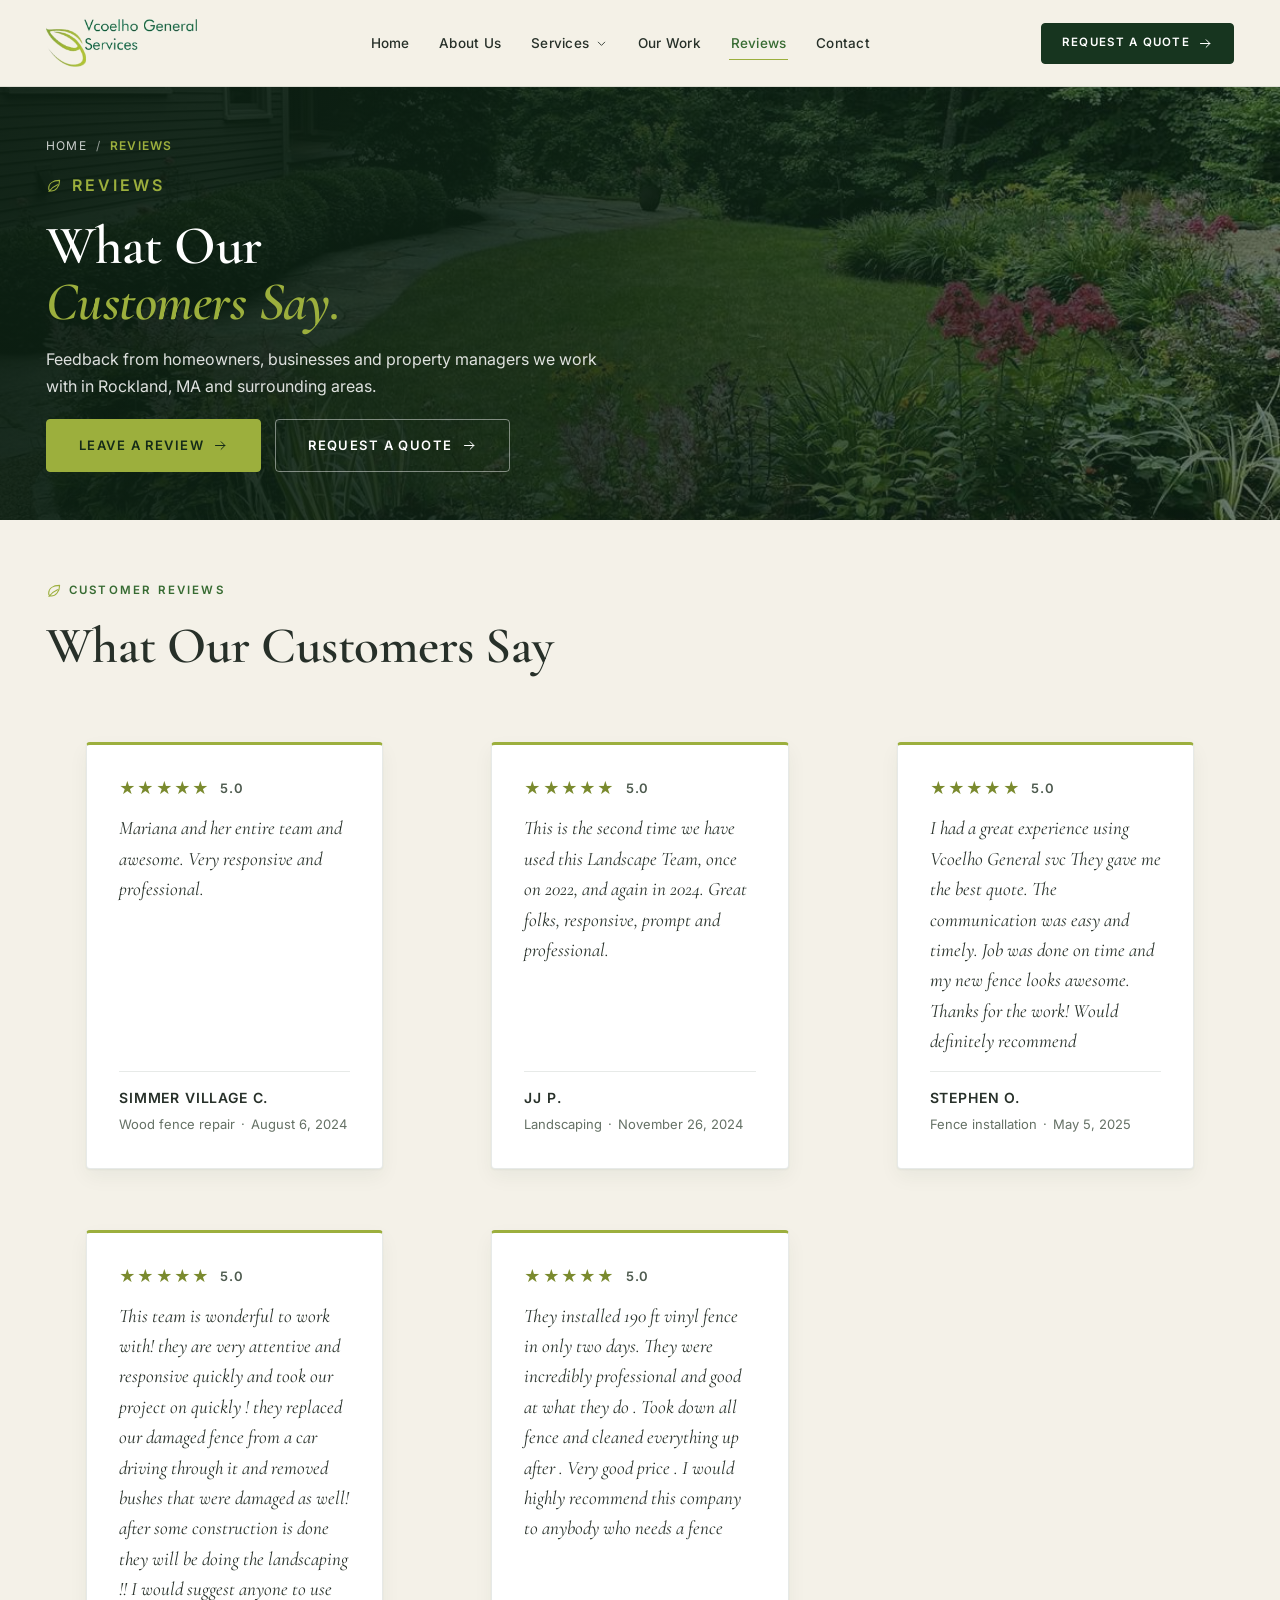
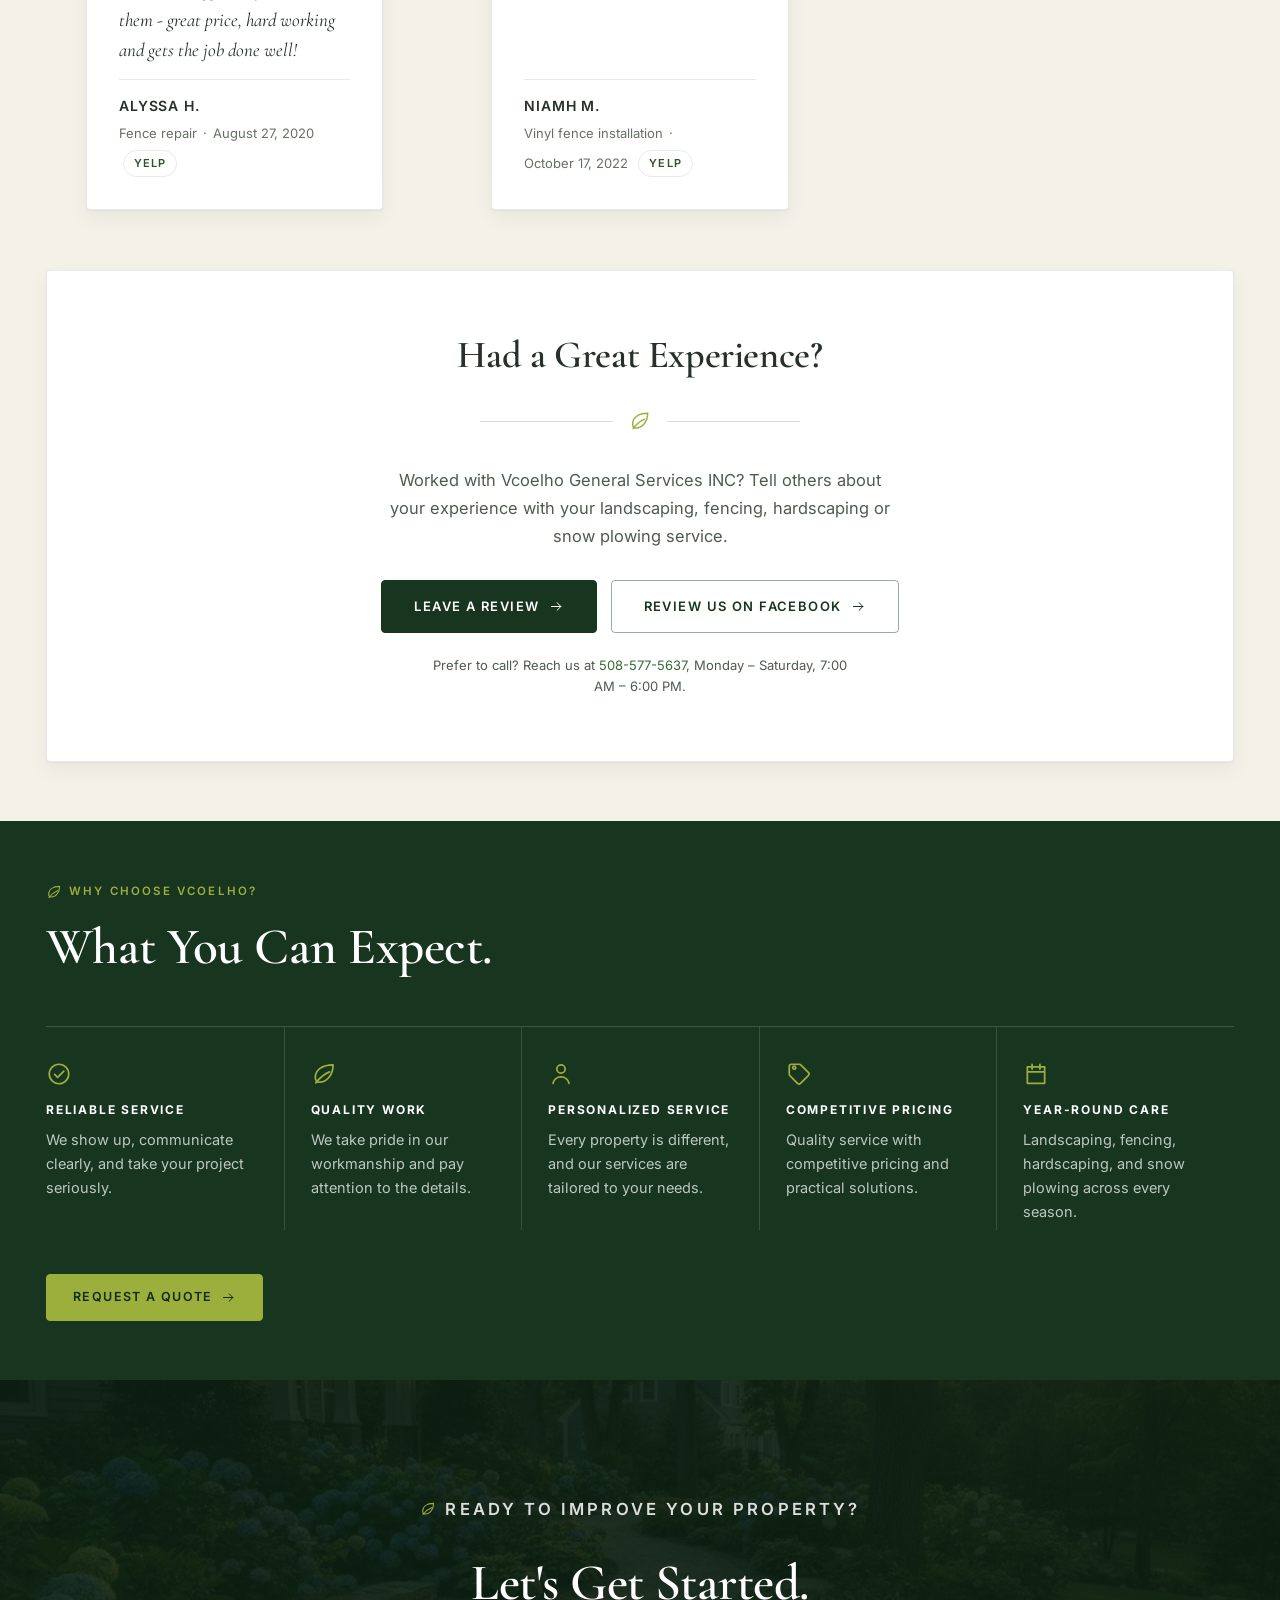
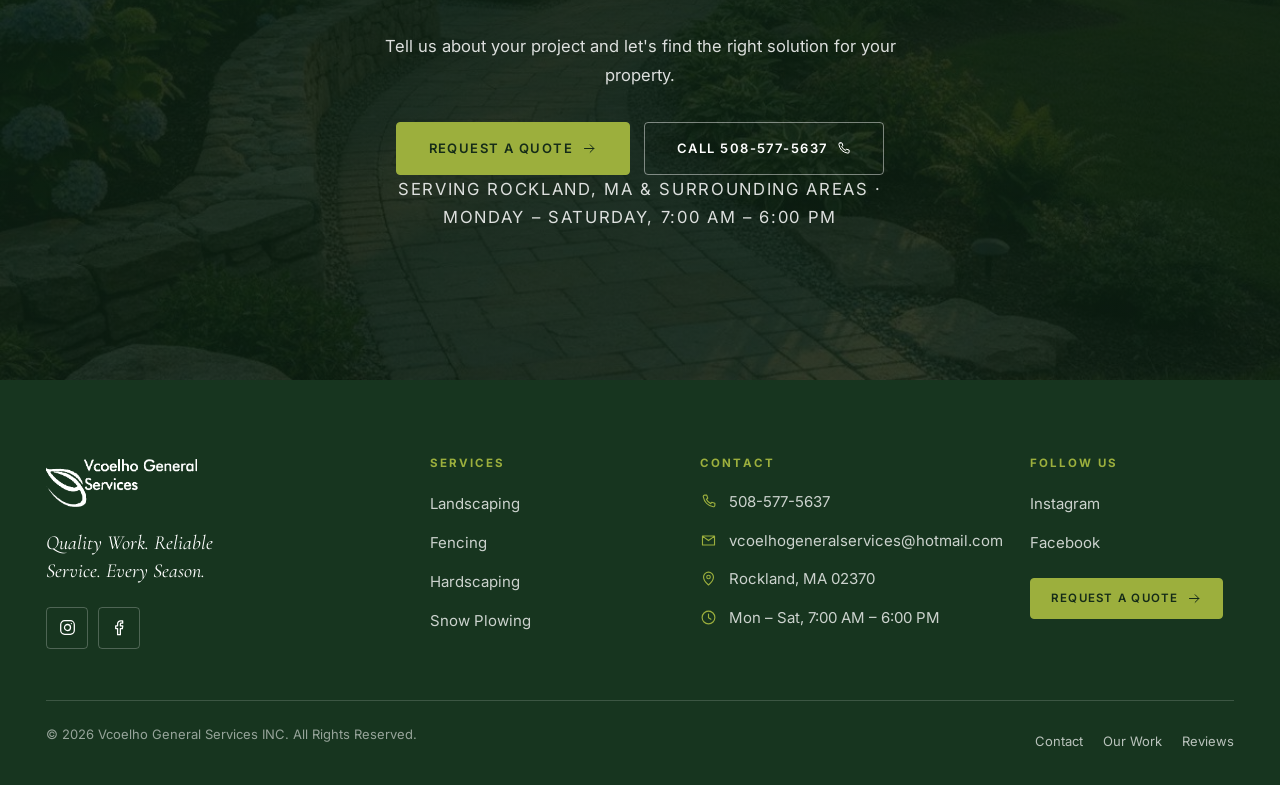
<file: reviews.html>
<!DOCTYPE html>
<html lang="en">
<head>
<meta charset="utf-8">
<meta name="viewport" content="width=device-width, initial-scale=1">
<title>Customer Reviews | Vcoelho General Services</title>
<meta name="description" content="Read customer reviews and experiences with Vcoelho General Services for landscaping, fencing, hardscaping and snow services.">
<meta name="theme-color" content="#17351F">
<meta name="robots" content="index, follow, max-image-preview:large">
<link rel="canonical" href="https://vcoelhogeneralservices.com/reviews.html">
<meta property="og:type" content="website">
<meta property="og:site_name" content="Vcoelho General Services">
<meta property="og:locale" content="en_US">
<meta property="og:title" content="Customer Reviews | Vcoelho General Services">
<meta property="og:description" content="Read customer reviews and experiences with Vcoelho General Services for landscaping, fencing, hardscaping and snow services.">
<meta property="og:url" content="https://vcoelhogeneralservices.com/reviews.html">
<meta property="og:image" content="https://vcoelhogeneralservices.com/assets/images/share-vcoelho.jpg">
<meta property="og:image:width" content="1200">
<meta property="og:image:height" content="630">
<meta property="og:image:alt" content="Vcoelho General Services - Quality Work. Reliable Service. Every Season. in Rockland, MA">
<meta name="twitter:card" content="summary_large_image">
<meta name="twitter:title" content="Customer Reviews | Vcoelho General Services">
<meta name="twitter:description" content="Read customer reviews and experiences with Vcoelho General Services for landscaping, fencing, hardscaping and snow services.">
<meta name="twitter:image" content="https://vcoelhogeneralservices.com/assets/images/share-vcoelho.jpg">
<meta name="twitter:image:alt" content="Vcoelho General Services - Quality Work. Reliable Service. Every Season. in Rockland, MA">
<link rel="icon" type="image/png" href="assets/images/favicon.png">
<link rel="preconnect" href="https://fonts.googleapis.com">
<link rel="preconnect" href="https://fonts.gstatic.com" crossorigin>
<link rel="stylesheet" href="https://fonts.googleapis.com/css2?family=Cormorant+Garamond:ital,wght@0,500;0,600;0,700;1,500;1,600&amp;family=Inter:wght@400;500;600;700&amp;display=swap">
<link rel="stylesheet" href="assets/css/style.css?v=20261105">
<script>document.documentElement.classList.add('js');</script>
<!-- Google tag (gtag.js) -->
<script async src="https://www.googletagmanager.com/gtag/js?id=G-Q991L5PVLW"></script>
<script>
  window.dataLayer = window.dataLayer || [];
  function gtag(){dataLayer.push(arguments);}
  gtag('js', new Date());
  gtag('config', 'G-Q991L5PVLW');
</script>
</head>
<body>
<a class="skip-link" href="#main">Skip to content</a>

<!-- ============ HEADER ============ -->
<header class="site-header" id="siteHeader">
  <div class="container header-inner">
    <a class="brand" href="index.html" aria-label="Vcoelho General Services Inc. — home">
      <img src="assets/images/logo.png" width="487" height="165" alt="Vcoelho General Services Inc.">
    </a>
    <nav class="nav" id="siteNav" aria-label="Main navigation">
      <ul class="nav-list">
        <li><a class="nav-link" href="index.html">Home</a></li>
        <li><a class="nav-link" href="about.html">About Us</a></li>
        <li class="has-dropdown">
          <button class="nav-link nav-toggle" type="button" aria-expanded="false" aria-controls="servicesMenu">
            Services
            <svg class="icon" aria-hidden="true"><use href="#i-chevron-down"></use></svg>
          </button>
          <div class="dropdown" id="servicesMenu">
            <a href="landscaping.html">
              <svg class="icon" aria-hidden="true"><use href="#i-sprout"></use></svg>
              <span class="dd-text"><strong>Landscaping</strong><span>Lawn, beds, mulch &amp; seasonal cleanups</span></span>
            </a>
            <a href="fencing.html">
              <svg class="icon" aria-hidden="true"><use href="#i-fence"></use></svg>
              <span class="dd-text"><strong>Fencing</strong><span>Privacy, security &amp; property boundaries</span></span>
            </a>
            <a href="hardscaping.html">
              <svg class="icon" aria-hidden="true"><use href="#i-stone"></use></svg>
              <span class="dd-text"><strong>Hardscaping</strong><span>Walkways, patios, walls &amp; steps</span></span>
            </a>
            <a href="snow-plowing.html">
              <svg class="icon" aria-hidden="true"><use href="#i-snow"></use></svg>
              <span class="dd-text"><strong>Snow Plowing</strong><span>Driveways &amp; lots during snowstorms</span></span>
            </a>
          </div>
        </li>
        <li><a class="nav-link" href="our-work.html">Our Work</a></li>
        <li><a class="nav-link is-active" href="reviews.html" aria-current="page">Reviews</a></li>
        <li><a class="nav-link" href="contact.html">Contact</a></li>
      </ul>
    </nav>
    <div class="header-actions">
      <a class="btn btn-primary btn-sm" href="request-a-quote.html" data-quote data-cta="header_request_quote">
        Request a Quote
        <svg class="icon arrow" aria-hidden="true"><use href="#i-arrow"></use></svg>
      </a>
      <button class="nav-burger" id="navBurger" type="button" aria-expanded="false" aria-controls="siteNav" aria-label="Open navigation menu">
        <span class="bar"></span><span class="bar"></span><span class="bar"></span>
      </button>
    </div>
  </div>
</header>

<main id="main">

  <!-- ============ HERO ============ -->
  <section class="page-hero">
    <div class="page-hero-bg">
      <img src="assets/images/landscape-5.jpg" width="1150" height="862" fetchpriority="high" decoding="async"
           alt="Edged lawn, mulched perennial beds and stone edging around a residential garden">
    </div>
    <div class="container">
      <nav class="breadcrumb" aria-label="Breadcrumb">
        <a href="index.html">Home</a><span class="sep">/</span>
        <span aria-current="page">Reviews</span>
      </nav>
      <p class="eyebrow">
        <svg class="icon icon-leaf" aria-hidden="true"><use href="#i-leaf"></use></svg>
        Reviews
      </p>
      <h1>What Our<br><span class="accent">Customers Say.</span></h1>
      <p>Feedback from homeowners, businesses and property managers we work with in Rockland, MA and surrounding areas.</p>
      <div class="btn-row">
        <a class="btn btn-lime btn-lg" href="#leave-a-review">
          Leave a Review
          <svg class="icon arrow" aria-hidden="true"><use href="#i-arrow"></use></svg>
        </a>
        <a class="btn btn-on-dark btn-lg" href="request-a-quote.html" data-quote data-cta="reviews_hero_quote">
          Request a Quote
          <svg class="icon arrow" aria-hidden="true"><use href="#i-arrow"></use></svg>
        </a>
      </div>
    </div>
  </section>

  <!-- ============ REVIEWS ============ -->
  <section class="section section--cream">
    <div class="container">
      <div class="section-head reveal">
        <p class="eyebrow">
          <svg class="icon icon-leaf" aria-hidden="true"><use href="#i-leaf"></use></svg>
          Customer Reviews
        </p>
        <h2>What Our Customers Say</h2>
      </div>

      <div class="reviews-grid">
        <figure class="review-card reveal">
          <div class="review-stars" role="img" aria-label="Rated 5 out of 5 stars">
            <span class="glyphs" aria-hidden="true">★★★★★</span>
            <span class="review-score" aria-hidden="true">5.0</span>
          </div>
          <blockquote class="review-quote">
            <p>Mariana and her entire team and awesome. Very responsive and professional.</p>
          </blockquote>
          <figcaption class="review-by">
            <span class="review-name">Simmer Village C.</span>
            <span class="review-meta">Wood fence repair <span aria-hidden="true">·</span> August 6, 2024</span>
          </figcaption>
        </figure>

        <figure class="review-card reveal reveal-d1">
          <div class="review-stars" role="img" aria-label="Rated 5 out of 5 stars">
            <span class="glyphs" aria-hidden="true">★★★★★</span>
            <span class="review-score" aria-hidden="true">5.0</span>
          </div>
          <blockquote class="review-quote">
            <p>This is the second time we have used this Landscape Team, once on 2022, and again in 2024. Great folks, responsive, prompt and professional.</p>
          </blockquote>
          <figcaption class="review-by">
            <span class="review-name">JJ P.</span>
            <span class="review-meta">Landscaping <span aria-hidden="true">·</span> November 26, 2024</span>
          </figcaption>
        </figure>

        <figure class="review-card reveal reveal-d2">
          <div class="review-stars" role="img" aria-label="Rated 5 out of 5 stars">
            <span class="glyphs" aria-hidden="true">★★★★★</span>
            <span class="review-score" aria-hidden="true">5.0</span>
          </div>
          <blockquote class="review-quote">
            <p>I had a great experience using Vcoelho General svc They gave me the best quote. The communication was easy and timely. Job was done on time and my new fence looks awesome. Thanks for the work! Would definitely recommend</p>
          </blockquote>
          <figcaption class="review-by">
            <span class="review-name">Stephen O.</span>
            <span class="review-meta">Fence installation <span aria-hidden="true">·</span> May 5, 2025</span>
          </figcaption>
        </figure>

        <figure class="review-card reveal">
          <div class="review-stars" role="img" aria-label="Rated 5 out of 5 stars">
            <span class="glyphs" aria-hidden="true">★★★★★</span>
            <span class="review-score" aria-hidden="true">5.0</span>
          </div>
          <blockquote class="review-quote">
            <p>This team is wonderful to work with! they are very attentive and responsive quickly and took our project on quickly ! they replaced our damaged fence from a car driving through it and removed bushes that were damaged as well! after some construction is done they will be doing the landscaping !! I would suggest anyone to use them - great price, hard working and gets the job done well!</p>
          </blockquote>
          <figcaption class="review-by">
            <span class="review-name">Alyssa H.</span>
            <span class="review-meta">Fence repair <span aria-hidden="true">·</span> August 27, 2020<span class="review-source" style="margin-left:4px">Yelp</span></span>
          </figcaption>
        </figure>

        <figure class="review-card reveal reveal-d1">
          <div class="review-stars" role="img" aria-label="Rated 5 out of 5 stars">
            <span class="glyphs" aria-hidden="true">★★★★★</span>
            <span class="review-score" aria-hidden="true">5.0</span>
          </div>
          <blockquote class="review-quote">
            <p>They installed 190 ft vinyl fence in only two days. They were incredibly professional and good at what they do . Took down all fence and cleaned everything up after . Very good price . I would highly recommend this company to anybody who needs a fence</p>
          </blockquote>
          <figcaption class="review-by">
            <span class="review-name">Niamh M.</span>
            <span class="review-meta">Vinyl fence installation <span aria-hidden="true">·</span> October 17, 2022<span class="review-source" style="margin-left:4px">Yelp</span></span>
          </figcaption>
        </figure>
      </div>

      <div class="review-empty reveal">
        <h2>Had a Great Experience?</h2>
        <div class="rule-leaf" aria-hidden="true">
          <svg class="icon"><use href="#i-leaf"></use></svg>
        </div>
        <p>
          Worked with Vcoelho General Services INC?
          Tell others about your experience with your landscaping, fencing, hardscaping or snow plowing service.
        </p>
        <div class="btn-row" id="leave-a-review">
          <a class="btn btn-primary btn-lg" href="mailto:vcoelhogeneralservices@hotmail.com?subject=Review%20for%20Vcoelho%20General%20Services" data-cta="leave_review_email">
            Leave a Review
            <svg class="icon arrow" aria-hidden="true"><use href="#i-arrow"></use></svg>
          </a>
          <a class="btn btn-outline btn-lg" href="https://www.facebook.com/VCoelhoGeneralServices/" target="_blank" rel="noopener noreferrer" data-track="social_click" data-network="facebook" data-cta="leave_review_facebook">
            Review Us on Facebook
            <svg class="icon arrow" aria-hidden="true"><use href="#i-arrow"></use></svg>
          </a>
        </div>
        <p class="tiny" style="margin-top:22px">Prefer to call? Reach us at <a href="tel:+15085775637">508-577-5637</a>, Monday – Saturday, 7:00 AM – 6:00 PM.</p>
      </div>
    </div>
  </section>

  <!-- ============ WHY CHOOSE ============ -->
  <section class="section section--dark">
    <div class="container">
      <div class="section-head reveal">
        <p class="eyebrow">
          <svg class="icon icon-leaf" aria-hidden="true"><use href="#i-leaf"></use></svg>
          Why Choose Vcoelho?
        </p>
        <h2>What You Can Expect.</h2>
      </div>
      <div class="pillars">
        <div class="pillar reveal">
          <svg class="icon" aria-hidden="true"><use href="#i-check-circle"></use></svg>
          <h3>Reliable Service</h3>
          <p>We show up, communicate clearly, and take your project seriously.</p>
        </div>
        <div class="pillar reveal reveal-d1">
          <svg class="icon" aria-hidden="true"><use href="#i-leaf"></use></svg>
          <h3>Quality Work</h3>
          <p>We take pride in our workmanship and pay attention to the details.</p>
        </div>
        <div class="pillar reveal reveal-d2">
          <svg class="icon" aria-hidden="true"><use href="#i-user"></use></svg>
          <h3>Personalized Service</h3>
          <p>Every property is different, and our services are tailored to your needs.</p>
        </div>
        <div class="pillar reveal reveal-d3">
          <svg class="icon" aria-hidden="true"><use href="#i-tag"></use></svg>
          <h3>Competitive Pricing</h3>
          <p>Quality service with competitive pricing and practical solutions.</p>
        </div>
        <div class="pillar reveal reveal-d4">
          <svg class="icon" aria-hidden="true"><use href="#i-calendar"></use></svg>
          <h3>Year-Round Care</h3>
          <p>Landscaping, fencing, hardscaping, and snow plowing across every season.</p>
        </div>
      </div>
      <div class="btn-row" style="margin-top:44px">
        <a class="btn btn-lime" href="request-a-quote.html" data-quote data-cta="reviews_why_quote">
          Request a Quote
          <svg class="icon arrow" aria-hidden="true"><use href="#i-arrow"></use></svg>
        </a>
      </div>
    </div>
  </section>

  <!-- ============ FINAL CTA ============ -->
  <section class="cta-band">
    <div class="cta-band-bg" aria-hidden="true">
      <img src="assets/images/hardscaping-4.jpg" width="1200" height="685" loading="lazy" decoding="async" alt="Curving paver walkway edged with river stone beside hydrangea beds and a low stone wall">
    </div>
    <div class="container">
      <p class="eyebrow">
        <svg class="icon icon-leaf" aria-hidden="true"><use href="#i-leaf"></use></svg>
        Ready to Improve Your Property?
      </p>
      <h2>Let's Get Started.</h2>
      <p>Tell us about your project and let's find the right solution for your property.</p>
      <div class="btn-row">
        <a class="btn btn-lime btn-lg" href="request-a-quote.html" data-quote data-cta="reviews_final_quote">
          Request a Quote
          <svg class="icon arrow" aria-hidden="true"><use href="#i-arrow"></use></svg>
        </a>
        <a class="btn btn-on-dark btn-lg" href="tel:+15085775637">
          Call 508-577-5637
          <svg class="icon arrow" aria-hidden="true"><use href="#i-phone"></use></svg>
        </a>
      </div>
      <p class="cta-note">Serving Rockland, MA &amp; surrounding areas · Monday – Saturday, 7:00 AM – 6:00 PM</p>
    </div>
  </section>

</main>

<!-- ============ FOOTER ============ -->
<footer class="site-footer">
  <div class="container">
    <div class="footer-grid">
      <div class="footer-brand">
        <img src="assets/images/logo-white.png" width="487" height="165" loading="lazy" decoding="async"
             alt="Vcoelho General Services Inc.">
        <p>Quality Work. Reliable Service. Every Season.</p>
        <div class="footer-social">
          <a href="https://www.instagram.com/vcoelhogeneralservicesinc/" data-track="social_click" data-network="instagram"
             target="_blank" rel="noopener noreferrer" aria-label="Vcoelho General Services INC on Instagram">
            <svg class="icon" aria-hidden="true"><use href="#i-instagram"></use></svg>
          </a>
          <a href="https://www.facebook.com/VCoelhoGeneralServices/" data-track="social_click" data-network="facebook"
             target="_blank" rel="noopener noreferrer" aria-label="Vcoelho General Services on Facebook">
            <svg class="icon" aria-hidden="true"><use href="#i-facebook"></use></svg>
          </a>
        </div>
      </div>
      <div>
        <h2>Services</h2>
        <ul class="footer-links">
          <li><a href="landscaping.html">Landscaping</a></li>
          <li><a href="fencing.html">Fencing</a></li>
          <li><a href="hardscaping.html">Hardscaping</a></li>
          <li><a href="snow-plowing.html">Snow Plowing</a></li>
        </ul>
      </div>
      <div>
        <h2>Contact</h2>
        <ul class="footer-contact">
          <li><svg class="icon" aria-hidden="true"><use href="#i-phone"></use></svg><a href="tel:+15085775637">508-577-5637</a></li>
          <li><svg class="icon" aria-hidden="true"><use href="#i-mail"></use></svg><a href="mailto:vcoelhogeneralservices@hotmail.com">vcoelhogeneralservices@hotmail.com</a></li>
          <li><svg class="icon" aria-hidden="true"><use href="#i-pin"></use></svg><span>Rockland, MA 02370</span></li>
          <li><svg class="icon" aria-hidden="true"><use href="#i-clock"></use></svg><span>Mon – Sat, 7:00 AM – 6:00 PM</span></li>
        </ul>
      </div>
      <div>
        <h2>Follow Us</h2>
        <ul class="footer-links">
          <li><a href="https://www.instagram.com/vcoelhogeneralservicesinc/" data-track="social_click" data-network="instagram" target="_blank" rel="noopener noreferrer">Instagram</a></li>
          <li><a href="https://www.facebook.com/VCoelhoGeneralServices/" data-track="social_click" data-network="facebook" target="_blank" rel="noopener noreferrer">Facebook</a></li>
        </ul>
        <div class="btn-row" style="margin-top:22px">
          <a class="btn btn-lime btn-sm" href="request-a-quote.html" data-quote data-cta="footer_request_quote">
            Request a Quote
            <svg class="icon arrow" aria-hidden="true"><use href="#i-arrow"></use></svg>
          </a>
        </div>
      </div>
    </div>
    <div class="footer-bottom">
      <p>© 2026 Vcoelho General Services INC. All Rights Reserved.</p>
      <div class="footer-legal">
        <a href="contact.html">Contact</a>
        <a href="our-work.html">Our Work</a>
        <a href="reviews.html">Reviews</a>
      </div>
    </div>
  </div>
</footer>

<script type="application/ld+json">
{
    "@context":  "https://schema.org",
    "@graph":  [
                   {
                       "@type":  "BreadcrumbList",
                       "itemListElement":  [
                                               {
                                                   "position":  1,
                                                   "name":  "Home",
                                                   "item":  "https://vcoelhogeneralservices.com/",
                                                   "@type":  "ListItem"
                                               },
                                               {
                                                   "position":  2,
                                                   "name":  "Reviews",
                                                   "item":  "https://vcoelhogeneralservices.com/reviews.html",
                                                   "@type":  "ListItem"
                                               }
                                           ]
                   }
               ]
}
</script>
<script src="assets/js/site.js?v=20261105" defer></script>
</body>
</html>
</file>
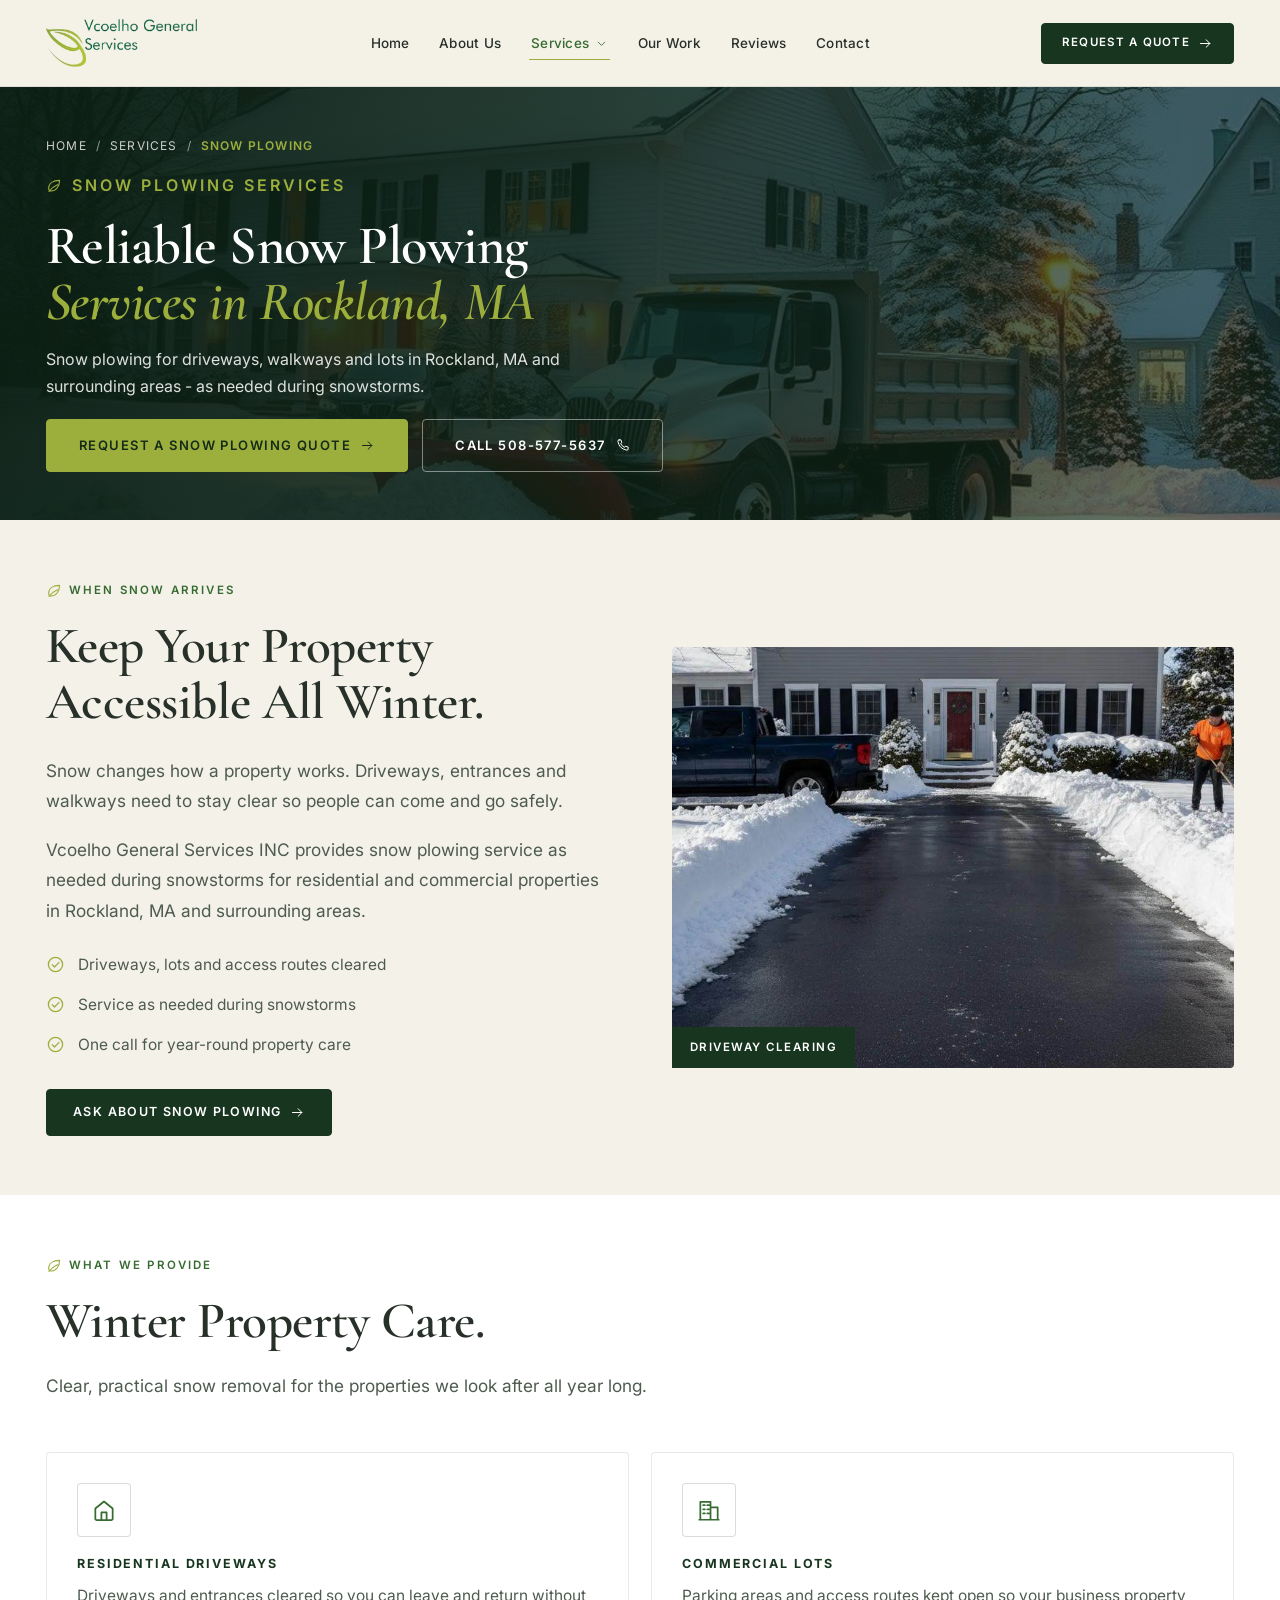
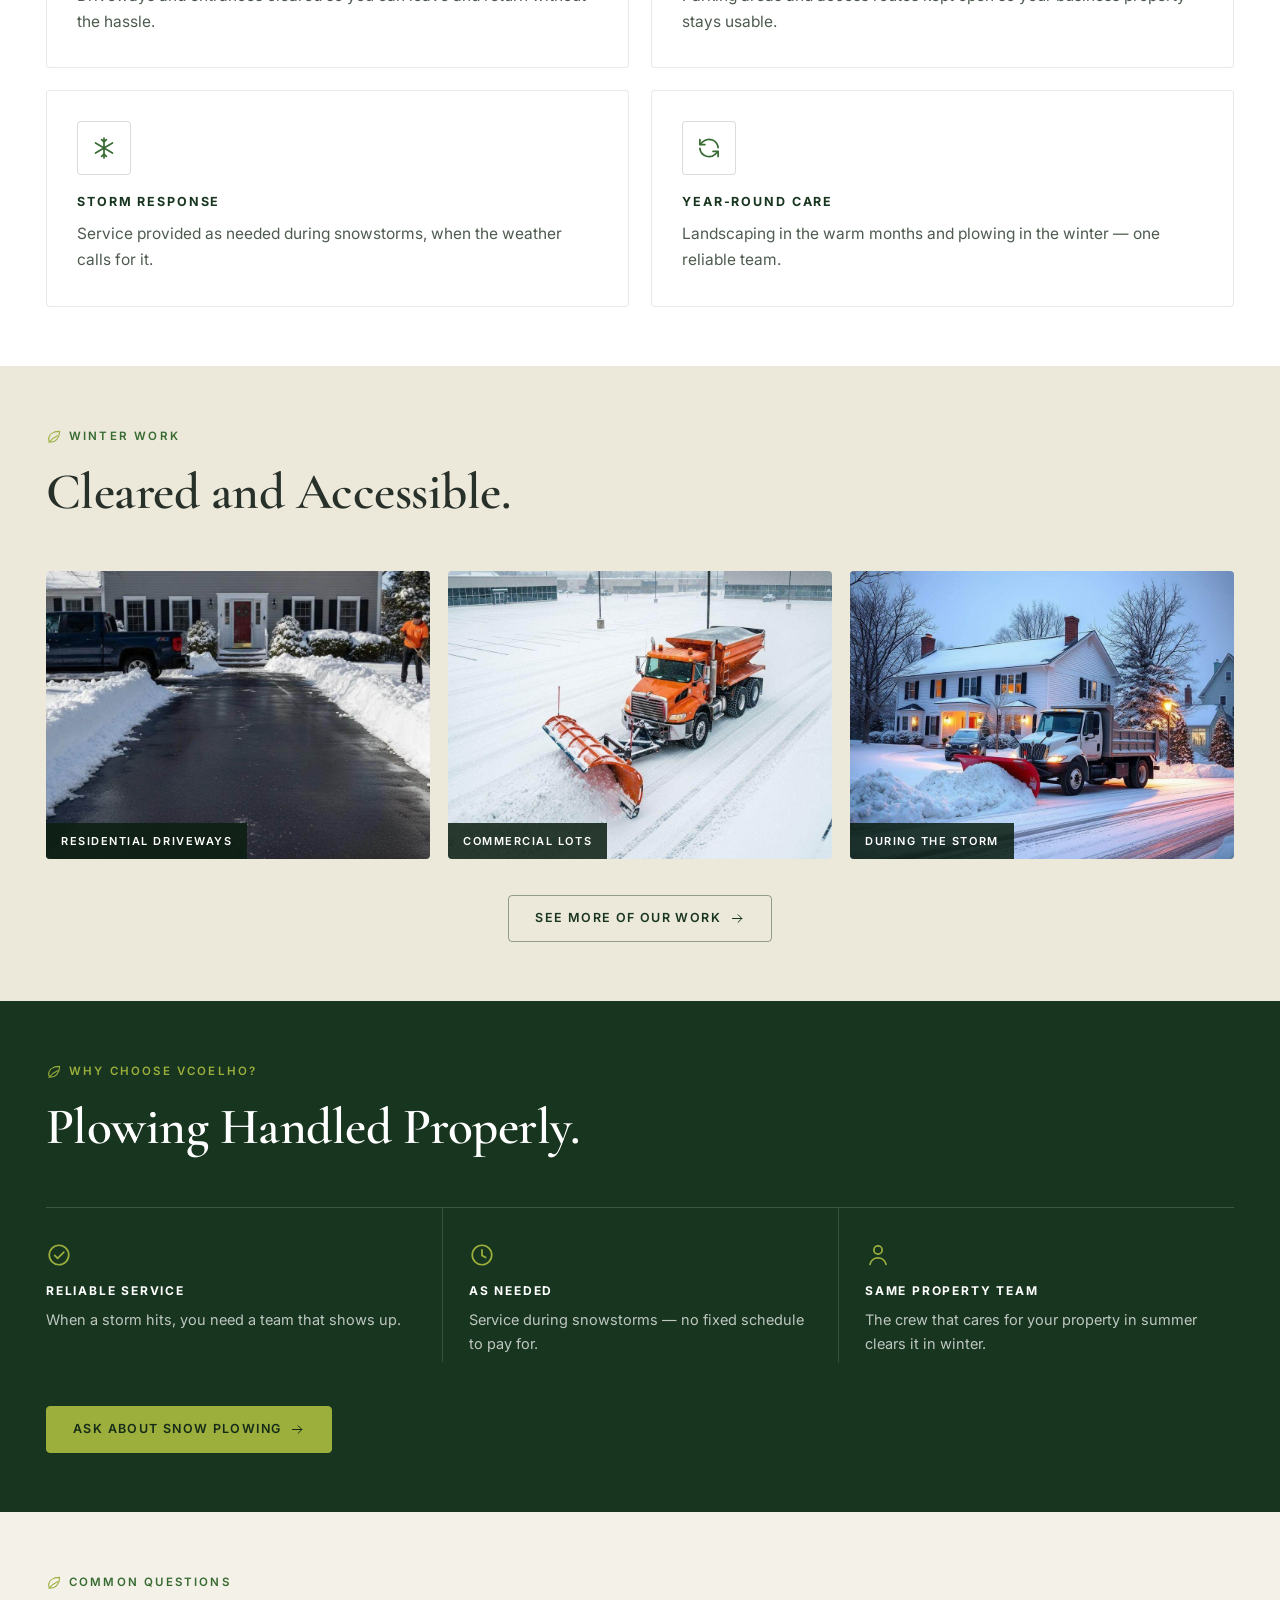
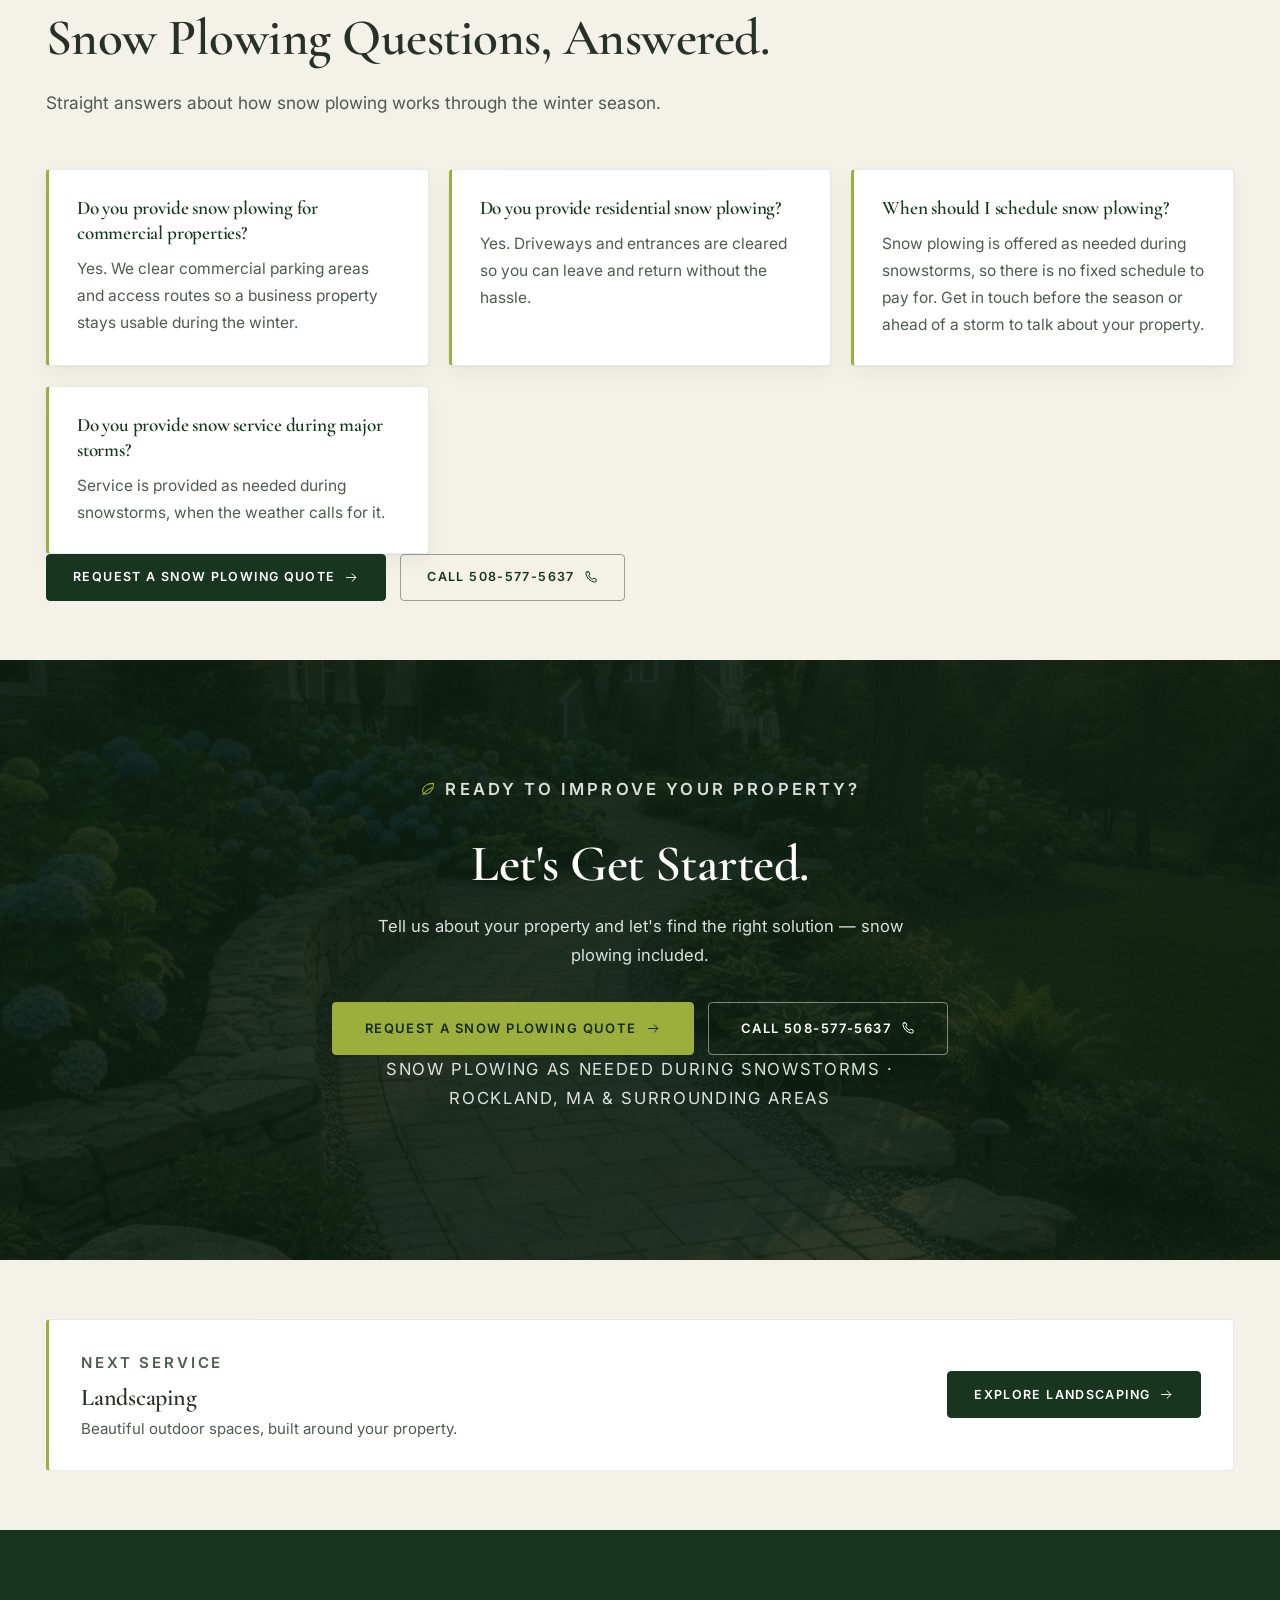
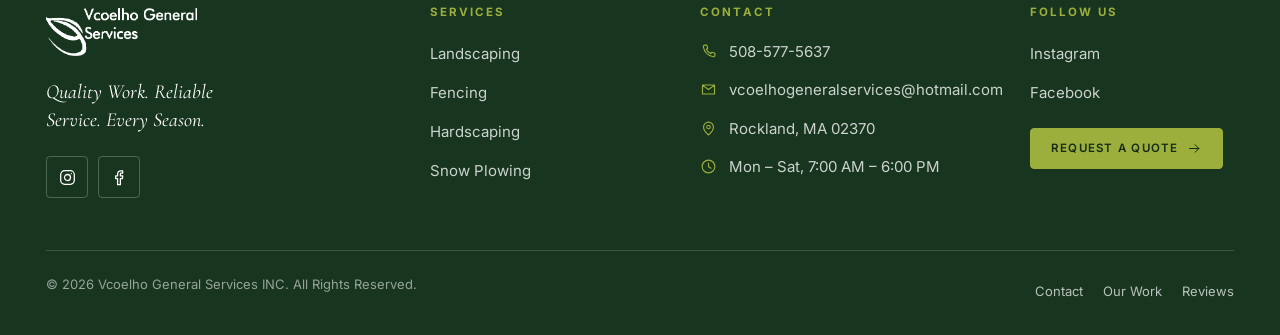
<file: snow-plowing.html>
<!DOCTYPE html>
<html lang="en">
<head>
<meta charset="utf-8">
<meta name="viewport" content="width=device-width, initial-scale=1">
<title>Snow Plowing Services in Rockland, MA | Vcoelho General Services</title>
<meta name="description" content="Reliable snow plowing services in Rockland, MA for residential and commercial properties. Contact Vcoelho General Services for seasonal snow service.">
<meta name="theme-color" content="#17351F">
<meta name="robots" content="index, follow, max-image-preview:large">
<link rel="canonical" href="https://vcoelhogeneralservices.com/snow-plowing.html">
<meta property="og:type" content="website">
<meta property="og:site_name" content="Vcoelho General Services">
<meta property="og:locale" content="en_US">
<meta property="og:title" content="Snow Plowing Services in Rockland, MA | Vcoelho General Services">
<meta property="og:description" content="Reliable snow plowing services in Rockland, MA for residential and commercial properties. Contact Vcoelho General Services for seasonal snow service.">
<meta property="og:url" content="https://vcoelhogeneralservices.com/snow-plowing.html">
<meta property="og:image" content="https://vcoelhogeneralservices.com/assets/images/share-vcoelho.jpg">
<meta property="og:image:width" content="1200">
<meta property="og:image:height" content="630">
<meta property="og:image:alt" content="Vcoelho General Services - Quality Work. Reliable Service. Every Season. in Rockland, MA">
<meta name="twitter:card" content="summary_large_image">
<meta name="twitter:title" content="Snow Plowing Services in Rockland, MA | Vcoelho General Services">
<meta name="twitter:description" content="Reliable snow plowing services in Rockland, MA for residential and commercial properties. Contact Vcoelho General Services for seasonal snow service.">
<meta name="twitter:image" content="https://vcoelhogeneralservices.com/assets/images/share-vcoelho.jpg">
<meta name="twitter:image:alt" content="Vcoelho General Services - Quality Work. Reliable Service. Every Season. in Rockland, MA">
<link rel="icon" type="image/png" href="assets/images/favicon.png">
<link rel="preconnect" href="https://fonts.googleapis.com">
<link rel="preconnect" href="https://fonts.gstatic.com" crossorigin>
<link rel="stylesheet" href="https://fonts.googleapis.com/css2?family=Cormorant+Garamond:ital,wght@0,500;0,600;0,700;1,500;1,600&amp;family=Inter:wght@400;500;600;700&amp;display=swap">
<link rel="stylesheet" href="assets/css/style.css?v=20261105">
<script>document.documentElement.classList.add('js');</script>
<!-- Google tag (gtag.js) -->
<script async src="https://www.googletagmanager.com/gtag/js?id=G-Q991L5PVLW"></script>
<script>
  window.dataLayer = window.dataLayer || [];
  function gtag(){dataLayer.push(arguments);}
  gtag('js', new Date());
  gtag('config', 'G-Q991L5PVLW');
</script>
</head>
<body>
<a class="skip-link" href="#main">Skip to content</a>

<!-- ============ HEADER ============ -->
<header class="site-header" id="siteHeader">
  <div class="container header-inner">
    <a class="brand" href="index.html" aria-label="Vcoelho General Services Inc. — home">
      <img src="assets/images/logo.png" width="487" height="165" alt="Vcoelho General Services Inc.">
    </a>
    <nav class="nav" id="siteNav" aria-label="Main navigation">
      <ul class="nav-list">
        <li><a class="nav-link" href="index.html">Home</a></li>
        <li><a class="nav-link" href="about.html">About Us</a></li>
        <li class="has-dropdown">
          <button class="nav-link nav-toggle is-active" type="button" aria-expanded="false" aria-controls="servicesMenu">
            Services
            <svg class="icon" aria-hidden="true"><use href="#i-chevron-down"></use></svg>
          </button>
          <div class="dropdown" id="servicesMenu">
            <a href="landscaping.html">
              <svg class="icon" aria-hidden="true"><use href="#i-sprout"></use></svg>
              <span class="dd-text"><strong>Landscaping</strong><span>Lawn, beds, mulch &amp; seasonal cleanups</span></span>
            </a>
            <a href="fencing.html">
              <svg class="icon" aria-hidden="true"><use href="#i-fence"></use></svg>
              <span class="dd-text"><strong>Fencing</strong><span>Privacy, security &amp; property boundaries</span></span>
            </a>
            <a href="hardscaping.html">
              <svg class="icon" aria-hidden="true"><use href="#i-stone"></use></svg>
              <span class="dd-text"><strong>Hardscaping</strong><span>Walkways, patios, walls &amp; steps</span></span>
            </a>
            <a href="snow-plowing.html" aria-current="page">
              <svg class="icon" aria-hidden="true"><use href="#i-snow"></use></svg>
              <span class="dd-text"><strong>Snow Plowing</strong><span>Driveways &amp; lots during snowstorms</span></span>
            </a>
          </div>
        </li>
        <li><a class="nav-link" href="our-work.html">Our Work</a></li>
        <li><a class="nav-link" href="reviews.html">Reviews</a></li>
        <li><a class="nav-link" href="contact.html">Contact</a></li>
      </ul>
    </nav>
    <div class="header-actions">
      <a class="btn btn-primary btn-sm" href="request-a-quote.html" data-quote data-cta="header_request_quote">
        Request a Quote
        <svg class="icon arrow" aria-hidden="true"><use href="#i-arrow"></use></svg>
      </a>
      <button class="nav-burger" id="navBurger" type="button" aria-expanded="false" aria-controls="siteNav" aria-label="Open navigation menu">
        <span class="bar"></span><span class="bar"></span><span class="bar"></span>
      </button>
    </div>
  </div>
</header>

<main id="main">

  <!-- ============ HERO ============ -->
  <section class="page-hero">
    <div class="page-hero-bg">
      <img src="assets/images/snow-1.jpg" width="1024" height="768" fetchpriority="high" decoding="async"
           alt="Snow plow clearing the street in front of a snow-covered New England home at dusk">
    </div>
    <div class="container">
      <nav class="breadcrumb" aria-label="Breadcrumb">
        <a href="index.html">Home</a><span class="sep">/</span>
        <a href="index.html#services">Services</a><span class="sep">/</span>
        <span aria-current="page">Snow Plowing</span>
      </nav>
      <p class="eyebrow">
        <svg class="icon icon-leaf" aria-hidden="true"><use href="#i-leaf"></use></svg>
        Snow Plowing Services
      </p>
      <h1>Reliable Snow Plowing<br><span class="accent">Services in Rockland, MA</span></h1>
      <p>Snow plowing for driveways, walkways and lots in Rockland, MA and surrounding areas - as needed during snowstorms.</p>
      <div class="btn-row">
        <a class="btn btn-lime btn-lg" href="request-a-quote.html" data-quote data-service="Snow Plowing" data-cta="snow_hero_quote">
          Request a Snow Plowing Quote
          <svg class="icon arrow" aria-hidden="true"><use href="#i-arrow"></use></svg>
        </a>
        <a class="btn btn-on-dark btn-lg" href="tel:+15085775637">
          Call 508-577-5637
          <svg class="icon arrow" aria-hidden="true"><use href="#i-phone"></use></svg>
        </a>
      </div>
    </div>
  </section>

  <!-- ============ INTRODUCTION ============ -->
  <section class="section section--cream">
    <div class="container">
      <div class="split">
        <div class="split-body reveal">
          <p class="eyebrow">
            <svg class="icon icon-leaf" aria-hidden="true"><use href="#i-leaf"></use></svg>
            When Snow Arrives
          </p>
          <h2>Keep Your Property Accessible All Winter.</h2>
          <div class="prose lead">
            <p>Snow changes how a property works. Driveways, entrances and walkways need to stay clear so people can come and go safely.</p>
            <p>Vcoelho General Services INC provides snow plowing service as needed during snowstorms for residential and commercial properties in Rockland, MA and surrounding areas.</p>
          </div>
          <ul class="checklist">
            <li><svg class="icon" aria-hidden="true"><use href="#i-check-circle"></use></svg>Driveways, lots and access routes cleared</li>
            <li><svg class="icon" aria-hidden="true"><use href="#i-check-circle"></use></svg>Service as needed during snowstorms</li>
            <li><svg class="icon" aria-hidden="true"><use href="#i-check-circle"></use></svg>One call for year-round property care</li>
          </ul>
          <div class="btn-row">
            <a class="btn btn-primary" href="request-a-quote.html" data-quote data-service="Snow Plowing" data-cta="snow_intro_quote">
              Ask About Snow Plowing
              <svg class="icon arrow" aria-hidden="true"><use href="#i-arrow"></use></svg>
            </a>
          </div>
        </div>
        <div class="split-media is-tall reveal-img">
          <img src="assets/images/snow-2.jpg" width="1200" height="685" loading="lazy" decoding="async"
               alt="Residential driveway cleared of snow with shoveled edges after a winter storm">
          <span class="media-caption">Driveway Clearing</span>
        </div>
      </div>
    </div>
  </section>

  <!-- ============ WHAT WE PROVIDE ============ -->
  <section class="section section--white">
    <div class="container">
      <div class="section-head reveal">
        <p class="eyebrow">
          <svg class="icon icon-leaf" aria-hidden="true"><use href="#i-leaf"></use></svg>
          What We Provide
        </p>
        <h2>Winter Property Care.</h2>
        <p class="lead">Clear, practical snow removal for the properties we look after all year long.</p>
      </div>

      <div class="benefit-grid">
        <article class="benefit reveal">
          <div class="icon-badge"><svg class="icon" aria-hidden="true"><use href="#i-home"></use></svg></div>
          <h3>Residential Driveways</h3>
          <p>Driveways and entrances cleared so you can leave and return without the hassle.</p>
        </article>
        <article class="benefit reveal reveal-d1">
          <div class="icon-badge"><svg class="icon" aria-hidden="true"><use href="#i-building"></use></svg></div>
          <h3>Commercial Lots</h3>
          <p>Parking areas and access routes kept open so your business property stays usable.</p>
        </article>
        <article class="benefit reveal reveal-d2">
          <div class="icon-badge"><svg class="icon" aria-hidden="true"><use href="#i-snow"></use></svg></div>
          <h3>Storm Response</h3>
          <p>Service provided as needed during snowstorms, when the weather calls for it.</p>
        </article>
        <article class="benefit reveal reveal-d3">
          <div class="icon-badge"><svg class="icon" aria-hidden="true"><use href="#i-refresh"></use></svg></div>
          <h3>Year-Round Care</h3>
          <p>Landscaping in the warm months and plowing in the winter — one reliable team.</p>
        </article>
      </div>
    </div>
  </section>

  <!-- ============ GALLERY STRIP ============ -->
  <section class="section section--deep">
    <div class="container">
      <div class="section-head reveal">
        <p class="eyebrow">
          <svg class="icon icon-leaf" aria-hidden="true"><use href="#i-leaf"></use></svg>
          Winter Work
        </p>
        <h2>Cleared and Accessible.</h2>
      </div>
      <div class="mini-gallery">
        <figure class="reveal">
          <img src="assets/images/snow-2.jpg" width="1200" height="685" loading="lazy" decoding="async"
               alt="Cleared residential driveway lined with snowbanks after a storm">
          <figcaption>Residential Driveways</figcaption>
        </figure>
        <figure class="reveal reveal-d1">
          <img src="assets/images/snow-3.jpg" width="1024" height="1024" loading="lazy" decoding="async"
               alt="Plow truck clearing a commercial parking lot during snowfall">
          <figcaption>Commercial Lots</figcaption>
        </figure>
        <figure class="reveal reveal-d2">
          <img src="assets/images/snow-1.jpg" width="1024" height="768" loading="lazy" decoding="async"
               alt="Snow plow working along a street in front of a snow-covered home at dusk">
          <figcaption>During the Storm</figcaption>
        </figure>
      </div>
      <div class="btn-row is-center" style="margin-top:36px">
        <a class="btn btn-outline" href="our-work.html" data-cta="snow_view_work">
          See More of Our Work
          <svg class="icon arrow" aria-hidden="true"><use href="#i-arrow"></use></svg>
        </a>
      </div>
    </div>
  </section>

  <!-- ============ WHY CHOOSE ============ -->
  <section class="section section--dark">
    <div class="container">
      <div class="section-head reveal">
        <p class="eyebrow">
          <svg class="icon icon-leaf" aria-hidden="true"><use href="#i-leaf"></use></svg>
          Why Choose Vcoelho?
        </p>
        <h2>Plowing Handled Properly.</h2>
      </div>
      <div class="pillars pillars--3">
        <div class="pillar reveal">
          <svg class="icon" aria-hidden="true"><use href="#i-check-circle"></use></svg>
          <h3>Reliable Service</h3>
          <p>When a storm hits, you need a team that shows up.</p>
        </div>
        <div class="pillar reveal reveal-d1">
          <svg class="icon" aria-hidden="true"><use href="#i-clock"></use></svg>
          <h3>As Needed</h3>
          <p>Service during snowstorms — no fixed schedule to pay for.</p>
        </div>
        <div class="pillar reveal reveal-d2">
          <svg class="icon" aria-hidden="true"><use href="#i-user"></use></svg>
          <h3>Same Property Team</h3>
          <p>The crew that cares for your property in summer clears it in winter.</p>
        </div>
      </div>
      <div class="btn-row" style="margin-top:44px">
        <a class="btn btn-lime" href="request-a-quote.html" data-quote data-service="Snow Plowing" data-cta="snow_why_quote">
          Ask About Snow Plowing
          <svg class="icon arrow" aria-hidden="true"><use href="#i-arrow"></use></svg>
        </a>
      </div>
    </div>
  </section>

    <!-- ============ FAQ ============ -->
  <section class="section section--cream" id="faq">
    <div class="container">
      <div class="section-head reveal">
        <p class="eyebrow">
          <svg class="icon icon-leaf" aria-hidden="true"><use href="#i-leaf"></use></svg>
          Common Questions
        </p>
        <h2>Snow Plowing Questions, Answered.</h2>
        <p class="lead">Straight answers about how snow plowing works through the winter season.</p>
      </div>

      <div class="faq-grid">
        <article class="faq-item reveal">
          <h3>Do you provide snow plowing for commercial properties?</h3>
          <p>Yes. We clear commercial parking areas and access routes so a business property stays usable during the winter.</p>
        </article>
        <article class="faq-item reveal reveal-d1">
          <h3>Do you provide residential snow plowing?</h3>
          <p>Yes. Driveways and entrances are cleared so you can leave and return without the hassle.</p>
        </article>
        <article class="faq-item reveal reveal-d2">
          <h3>When should I schedule snow plowing?</h3>
          <p>Snow plowing is offered as needed during snowstorms, so there is no fixed schedule to pay for. Get in touch before the season or ahead of a storm to talk about your property.</p>
        </article>
        <article class="faq-item reveal reveal-d3">
          <h3>Do you provide snow service during major storms?</h3>
          <p>Service is provided as needed during snowstorms, when the weather calls for it.</p>
        </article>
      </div>

      <div class="btn-row">
        <a class="btn btn-primary" href="request-a-quote.html" data-quote data-service="Snow Plowing" data-cta="snow_faq_quote">
          Request a Snow Plowing Quote
          <svg class="icon arrow" aria-hidden="true"><use href="#i-arrow"></use></svg>
        </a>
        <a class="btn btn-outline" href="tel:+15085775637">
          Call 508-577-5637
          <svg class="icon arrow" aria-hidden="true"><use href="#i-phone"></use></svg>
        </a>
      </div>
    </div>
  </section>

<!-- ============ FINAL CTA ============ -->
  <section class="cta-band">
    <div class="cta-band-bg" aria-hidden="true">
      <img src="assets/images/hardscaping-4.jpg" width="1200" height="685" loading="lazy" decoding="async" alt="Curving paver walkway edged with river stone beside hydrangea beds and a low stone wall">
    </div>
    <div class="container">
      <p class="eyebrow">
        <svg class="icon icon-leaf" aria-hidden="true"><use href="#i-leaf"></use></svg>
        Ready to Improve Your Property?
      </p>
      <h2>Let's Get Started.</h2>
      <p>Tell us about your property and let's find the right solution — snow plowing included.</p>
      <div class="btn-row">
        <a class="btn btn-lime btn-lg" href="request-a-quote.html" data-quote data-service="Snow Plowing" data-cta="snow_final_quote">
          Request a Snow Plowing Quote
          <svg class="icon arrow" aria-hidden="true"><use href="#i-arrow"></use></svg>
        </a>
        <a class="btn btn-on-dark btn-lg" href="tel:+15085775637">
          Call 508-577-5637
          <svg class="icon arrow" aria-hidden="true"><use href="#i-phone"></use></svg>
        </a>
      </div>
      <p class="cta-note">Snow plowing as needed during snowstorms · Rockland, MA &amp; surrounding areas</p>
    </div>
  </section>

  <!-- ============ NEXT SERVICE ============ -->
  <section class="section section--tight section--cream">
    <div class="container">
      <div class="next-service reveal">
        <div>
          <p class="eyebrow" style="margin-bottom:.5rem">Next Service</p>
          <h3>Landscaping</h3>
          <p>Beautiful outdoor spaces, built around your property.</p>
        </div>
        <a class="btn btn-primary" href="landscaping.html">
          Explore Landscaping
          <svg class="icon arrow" aria-hidden="true"><use href="#i-arrow"></use></svg>
        </a>
      </div>
    </div>
  </section>

</main>

<!-- ============ FOOTER ============ -->
<footer class="site-footer">
  <div class="container">
    <div class="footer-grid">
      <div class="footer-brand">
        <img src="assets/images/logo-white.png" width="487" height="165" loading="lazy" decoding="async"
             alt="Vcoelho General Services Inc.">
        <p>Quality Work. Reliable Service. Every Season.</p>
        <div class="footer-social">
          <a href="https://www.instagram.com/vcoelhogeneralservicesinc/" data-track="social_click" data-network="instagram"
             target="_blank" rel="noopener noreferrer" aria-label="Vcoelho General Services INC on Instagram">
            <svg class="icon" aria-hidden="true"><use href="#i-instagram"></use></svg>
          </a>
          <a href="https://www.facebook.com/VCoelhoGeneralServices/" data-track="social_click" data-network="facebook"
             target="_blank" rel="noopener noreferrer" aria-label="Vcoelho General Services on Facebook">
            <svg class="icon" aria-hidden="true"><use href="#i-facebook"></use></svg>
          </a>
        </div>
      </div>
      <div>
        <h2>Services</h2>
        <ul class="footer-links">
          <li><a href="landscaping.html">Landscaping</a></li>
          <li><a href="fencing.html">Fencing</a></li>
          <li><a href="hardscaping.html">Hardscaping</a></li>
          <li><a href="snow-plowing.html">Snow Plowing</a></li>
        </ul>
      </div>
      <div>
        <h2>Contact</h2>
        <ul class="footer-contact">
          <li><svg class="icon" aria-hidden="true"><use href="#i-phone"></use></svg><a href="tel:+15085775637">508-577-5637</a></li>
          <li><svg class="icon" aria-hidden="true"><use href="#i-mail"></use></svg><a href="mailto:vcoelhogeneralservices@hotmail.com">vcoelhogeneralservices@hotmail.com</a></li>
          <li><svg class="icon" aria-hidden="true"><use href="#i-pin"></use></svg><span>Rockland, MA 02370</span></li>
          <li><svg class="icon" aria-hidden="true"><use href="#i-clock"></use></svg><span>Mon – Sat, 7:00 AM – 6:00 PM</span></li>
        </ul>
      </div>
      <div>
        <h2>Follow Us</h2>
        <ul class="footer-links">
          <li><a href="https://www.instagram.com/vcoelhogeneralservicesinc/" data-track="social_click" data-network="instagram" target="_blank" rel="noopener noreferrer">Instagram</a></li>
          <li><a href="https://www.facebook.com/VCoelhoGeneralServices/" data-track="social_click" data-network="facebook" target="_blank" rel="noopener noreferrer">Facebook</a></li>
        </ul>
        <div class="btn-row" style="margin-top:22px">
          <a class="btn btn-lime btn-sm" href="request-a-quote.html" data-quote data-cta="footer_request_quote">
            Request a Quote
            <svg class="icon arrow" aria-hidden="true"><use href="#i-arrow"></use></svg>
          </a>
        </div>
      </div>
    </div>
    <div class="footer-bottom">
      <p>© 2026 Vcoelho General Services INC. All Rights Reserved.</p>
      <div class="footer-legal">
        <a href="contact.html">Contact</a>
        <a href="our-work.html">Our Work</a>
        <a href="reviews.html">Reviews</a>
      </div>
    </div>
  </div>
</footer>

<script type="application/ld+json">
{
    "@context":  "https://schema.org",
    "@graph":  [
                   {
                       "areaServed":  {
                                          "name":  "Rockland, Massachusetts",
                                          "@type":  "AdministrativeArea"
                                      },
                       "name":  "Snow plowing services in Rockland, MA",
                       "provider":  {
                                        "name":  "Vcoelho General Services INC",
                                        "address":  {
                                                        "postalCode":  "02370",
                                                        "addressRegion":  "MA",
                                                        "addressLocality":  "Rockland",
                                                        "@type":  "PostalAddress",
                                                        "addressCountry":  "US"
                                                    },
                                        "telephone":  "+1-508-577-5637",
                                        "email":  "vcoelhogeneralservices@hotmail.com",
                                        "@type":  "LandscapingBusiness",
                                        "url":  "https://vcoelhogeneralservices.com/",
                                        "image":  "https://vcoelhogeneralservices.com/assets/images/share-vcoelho.jpg"
                                    },
                       "description":  "Reliable snow plowing services in Rockland, MA for residential and commercial properties. Contact Vcoelho General Services for seasonal snow service.",
                       "serviceType":  "Snow plowing",
                       "@type":  "Service",
                       "url":  "https://vcoelhogeneralservices.com/snow-plowing.html"
                   },
                   {
                       "mainEntity":  [
                                          {
                                              "acceptedAnswer":  {
                                                                     "text":  "Yes. We clear commercial parking areas and access routes so a business property stays usable during the winter.",
                                                                     "@type":  "Answer"
                                                                 },
                                              "name":  "Do you provide snow plowing for commercial properties?",
                                              "@type":  "Question"
                                          },
                                          {
                                              "acceptedAnswer":  {
                                                                     "text":  "Yes. Driveways and entrances are cleared so you can leave and return without the hassle.",
                                                                     "@type":  "Answer"
                                                                 },
                                              "name":  "Do you provide residential snow plowing?",
                                              "@type":  "Question"
                                          },
                                          {
                                              "acceptedAnswer":  {
                                                                     "text":  "Snow plowing is offered as needed during snowstorms, so there is no fixed schedule to pay for. Get in touch before the season or ahead of a storm to talk about your property.",
                                                                     "@type":  "Answer"
                                                                 },
                                              "name":  "When should I schedule snow plowing?",
                                              "@type":  "Question"
                                          },
                                          {
                                              "acceptedAnswer":  {
                                                                     "text":  "Service is provided as needed during snowstorms, when the weather calls for it.",
                                                                     "@type":  "Answer"
                                                                 },
                                              "name":  "Do you provide snow service during major storms?",
                                              "@type":  "Question"
                                          }
                                      ],
                       "@type":  "FAQPage"
                   },
                   {
                       "@type":  "BreadcrumbList",
                       "itemListElement":  [
                                               {
                                                   "position":  1,
                                                   "name":  "Home",
                                                   "item":  "https://vcoelhogeneralservices.com/",
                                                   "@type":  "ListItem"
                                               },
                                               {
                                                   "position":  2,
                                                   "name":  "Services",
                                                   "item":  "https://vcoelhogeneralservices.com/#services",
                                                   "@type":  "ListItem"
                                               },
                                               {
                                                   "position":  3,
                                                   "name":  "Snow Plowing",
                                                   "item":  "https://vcoelhogeneralservices.com/snow-plowing.html",
                                                   "@type":  "ListItem"
                                               }
                                           ]
                   }
               ]
}
</script>
<script src="assets/js/site.js?v=20261105" defer></script>
</body>
</html>
</file>
<file: assets/css/style.css>
/* =============================================================
   VCOELHO GENERAL SERVICES INC.
   Quality Work. Reliable Service. Every Season.
   Rockland, MA 02370
   -------------------------------------------------------------
   01  Tokens & reset
   02  Typography
   03  Layout helpers
   04  Buttons
   05  Icons & botanical marks
   06  Header & navigation
   07  Hero
   08  Trust bar
   09  Sections & headings
   10  Split / About
   11  Service cards
   12  Feature blocks (dark)
   13  Pillars (Why choose)
   14  Residential & Commercial
   15  Gallery
   16  Seasons
   17  Service area
   18  Final CTA band
   19  Quote form
   20  Quote modal
   21  Page hero (inner pages)
   22  Service page modules
   23  Reviews & contact
   24  Footer
   25  Mobile action bar
   26  Reveal animations
   27  Responsive
   28  Motion & print
   ============================================================= */

/* ---------- 01 Tokens & reset ---------- */
:root{
  --forest:#17351F;
  --forest-2:#1E4427;
  --green:#376B32;
  --green-2:#2B5527;
  --lime:#9CAF3D;
  --cream:#F4F1E8;
  --cream-2:#ECE8DA;
  --white:#FFFFFF;
  --ink:#273029;
  --ink-2:#4E5B4F;
  --ink-3:#657165;
  --line:rgba(23,53,31,.16);
  --line-soft:rgba(23,53,31,.10);
  --radius:4px;
  --shadow-sm:0 1px 2px rgba(23,53,31,.05), 0 8px 20px rgba(23,53,31,.05);
  --shadow-md:0 2px 6px rgba(23,53,31,.07), 0 22px 48px rgba(23,53,31,.10);
  --serif:"Cormorant Garamond","Playfair Display",Georgia,"Times New Roman",serif;
  --sans:"Inter",-apple-system,BlinkMacSystemFont,"Segoe UI",Roboto,Helvetica,Arial,sans-serif;
  --header-h:86px;
  --maxw:1240px;
  --ease:cubic-bezier(.22,.61,.36,1);
}

*,*::before,*::after{box-sizing:border-box}
html{-webkit-text-size-adjust:100%; scroll-behavior:smooth; scroll-padding-top:calc(var(--header-h) + 16px)}
body{
  margin:0;
  background:var(--cream);
  color:var(--ink);
  font-family:var(--sans);
  font-size:16.5px;
  line-height:1.7;
  font-weight:400;
  -webkit-font-smoothing:antialiased;
  text-rendering:optimizeLegibility;
  overflow-x:hidden;
}
img,svg,video{display:block; max-width:100%}
img{height:auto; border-style:none}
button,input,select,textarea{font:inherit; color:inherit}
button{background:none; border:0; cursor:pointer}
a{color:var(--green); text-decoration:none}
ul,ol{margin:0; padding:0; list-style:none}
p{margin:0 0 1.1em}
p:last-child{margin-bottom:0}
hr{border:0; border-top:1px solid var(--line); margin:0}

:focus-visible{
  outline:2px solid var(--green);
  outline-offset:3px;
  border-radius:2px;
}
.on-dark :focus-visible,
.site-footer :focus-visible,
.section--dark :focus-visible{outline-color:var(--lime)}

.skip-link{
  position:absolute; left:16px; top:-60px; z-index:200;
  background:var(--forest); color:#fff; padding:12px 20px;
  border-radius:var(--radius); font-size:13px; font-weight:600;
  letter-spacing:.08em; text-transform:uppercase;
  transition:top .2s var(--ease);
}
.skip-link:focus{top:14px}

/* ---------- 02 Typography ---------- */
h1,h2,h3,h4,h5{
  font-family:var(--serif);
  font-weight:600;
  line-height:1.1;
  letter-spacing:-.01em;
  margin:0 0 .5em;
  color:var(--ink);
}
h1{font-size:clamp(2.7rem,6.2vw,4.6rem); line-height:1.03}
h2{font-size:clamp(2.1rem,4vw,3.2rem); line-height:1.08}
h3{font-size:clamp(1.5rem,2.3vw,1.95rem); line-height:1.16}
h4{font-size:1.3rem; line-height:1.25}
.italic{font-style:italic}
.accent{color:var(--lime)}
.on-dark h1,.on-dark h2,.on-dark h3,.on-dark h4,
.section--dark h1,.section--dark h2,.section--dark h3,.section--dark h4,
.site-footer h2,.site-footer h3,.site-footer h4{color:#fff}

.eyebrow{
  display:inline-flex; align-items:center; gap:.6em;
  font-family:var(--sans);
  font-size:11.5px; font-weight:600;
  letter-spacing:.19em; text-transform:uppercase;
  color:var(--green);
  margin:0 0 1.15rem;
}
.on-dark .eyebrow,.section--dark .eyebrow{color:var(--lime)}
.eyebrow .icon{width:16px; height:16px; flex:none}

.lead{
  font-size:clamp(1.02rem,1.35vw,1.14rem);
  line-height:1.75;
  color:var(--ink-2);
  max-width:62ch;
}
.on-dark .lead,.section--dark .lead{color:rgba(255,255,255,.82)}

.section--dark,.on-dark{color:#fff}
.section--dark p,.on-dark p{color:rgba(255,255,255,.82)}

.muted{color:var(--ink-3)}
.tiny{font-size:13px; line-height:1.6}

/* ---------- 03 Layout helpers ---------- */
.container{width:100%; max-width:var(--maxw); margin-inline:auto; padding-inline:26px}
.container--narrow{max-width:900px}
.section{padding:clamp(64px,8vw,108px) 0}
.section--tight{padding:clamp(48px,5.5vw,72px) 0}
.section--white{background:var(--white)}
.section--cream{background:var(--cream)}
.section--deep{background:var(--cream-2)}
.section--dark{background:var(--forest); color:#fff}
.section--dark-2{background:var(--forest-2); color:#fff}
.center{text-align:center}
.center .lead,.center .eyebrow{margin-inline:auto}
.stack-sm > * + *{margin-top:14px}
.divider{height:1px; background:var(--line); border:0}

.grid{display:grid; gap:26px}
.grid-2{grid-template-columns:repeat(2,1fr)}
.grid-3{grid-template-columns:repeat(3,1fr)}
.grid-4{grid-template-columns:repeat(4,1fr)}

.section-head{max-width:760px; margin-bottom:clamp(34px,4vw,56px)}
.section-head.is-center{margin-inline:auto; text-align:center}
.section-head h2{margin-bottom:.42em}
.section-head .lead{margin:0}
.section-head .head-actions{margin-top:26px}

/* ---------- 04 Buttons ---------- */
.btn{
  --btn-bg:var(--forest);
  --btn-fg:#fff;
  --btn-bd:var(--forest);
  position:relative;
  display:inline-flex; align-items:center; justify-content:center; gap:.7em;
  padding:15px 26px;
  background:var(--btn-bg);
  color:var(--btn-fg);
  border:1.5px solid var(--btn-bd);
  border-radius:var(--radius);
  font-family:var(--sans);
  font-size:12.5px; font-weight:600;
  letter-spacing:.11em; text-transform:uppercase;
  line-height:1;
  text-align:center;
  cursor:pointer;
  transition:background-color .25s var(--ease), color .25s var(--ease),
             border-color .25s var(--ease), transform .25s var(--ease);
}
.btn .arrow{
  width:15px; height:15px; flex:none;
  transition:transform .3s var(--ease);
}
.btn:hover .arrow,.btn:focus-visible .arrow{transform:translateX(4px)}
.btn:hover{transform:translateY(-1px)}
.btn:active{transform:translateY(0)}

.btn-primary:hover{background:var(--green); border-color:var(--green)}

.btn-outline{
  --btn-bg:transparent;
  --btn-fg:var(--forest);
  --btn-bd:rgba(23,53,31,.42);
}
.btn-outline:hover{
  --btn-bg:var(--forest);
  --btn-fg:#fff;
  --btn-bd:var(--forest);
}

.btn-lime{
  --btn-bg:var(--lime);
  --btn-fg:#152B18;
  --btn-bd:var(--lime);
}
.btn-lime:hover{--btn-bg:#ADC04C; --btn-bd:#ADC04C}

.btn-on-dark{
  --btn-bg:transparent;
  --btn-fg:#fff;
  --btn-bd:rgba(255,255,255,.45);
}
.btn-on-dark:hover{--btn-bg:#fff; --btn-fg:var(--forest); --btn-bd:#fff}

.btn-light{--btn-bg:#fff; --btn-fg:var(--forest); --btn-bd:#fff}
.btn-light:hover{--btn-bg:var(--lime); --btn-bd:var(--lime); --btn-fg:#152B18}

.btn-sm{padding:12px 20px; font-size:11.5px}
.btn-lg{padding:18px 32px; font-size:13px}
.btn-block{width:100%}

.link-arrow{
  display:inline-flex; align-items:center; gap:.55em;
  font-size:12px; font-weight:600;
  letter-spacing:.12em; text-transform:uppercase;
  color:var(--green);
  border-bottom:1px solid transparent;
  padding-bottom:3px;
  transition:color .2s var(--ease), border-color .2s var(--ease);
}
.link-arrow .arrow{width:14px; height:14px; transition:transform .3s var(--ease)}
.link-arrow:hover{color:var(--forest); border-color:var(--lime)}
.link-arrow:hover .arrow{transform:translateX(4px)}
.on-dark .link-arrow,.section--dark .link-arrow{color:var(--lime)}
.sr-only{position:absolute; width:1px; height:1px; padding:0; margin:-1px; overflow:hidden; clip:rect(0 0 0 0); clip-path:inset(50%); white-space:nowrap; border:0}
.on-dark .link-arrow:hover,.section--dark .link-arrow:hover{color:#fff; border-color:rgba(255,255,255,.6)}

.btn-row{display:flex; flex-wrap:wrap; gap:14px}
.btn-row.is-center{justify-content:center}

/* ---------- 05 Icons & botanical marks ---------- */
.icon{
  width:24px; height:24px;
  fill:none;
  stroke:currentColor;
  stroke-width:1.5;
  stroke-linecap:round;
  stroke-linejoin:round;
  flex:none;
}
.icon-solid{fill:currentColor; stroke:none}
.icon-leaf{width:16px; height:16px; color:var(--lime); stroke-width:1.6}

.sprig{width:100%; max-width:190px; height:auto; color:var(--lime); opacity:.75; margin:0 auto}
.sprig--left{margin:0}
.rule-leaf{
  display:flex; align-items:center; gap:16px;
  color:var(--lime);
  margin:34px 0;
}
.rule-leaf::before,.rule-leaf::after{
  content:""; flex:1; height:1px; background:var(--line);
}
.section--dark .rule-leaf::before,
.section--dark .rule-leaf::after,
.on-dark .rule-leaf::before,
.on-dark .rule-leaf::after{background:rgba(255,255,255,.2)}
.rule-leaf .icon{width:22px; height:22px}

.icon-badge{
  width:54px; height:54px;
  display:grid; place-items:center;
  border:1px solid var(--line);
  border-radius:var(--radius);
  background:var(--white);
  color:var(--green);
  margin-bottom:18px;
}
.icon-badge .icon{width:26px; height:26px}
.section--dark .icon-badge,
.on-dark .icon-badge{
  background:rgba(255,255,255,.06);
  border-color:rgba(255,255,255,.18);
  color:var(--lime);
}

/* ---------- 06 Header & navigation ---------- */
.site-header{
  position:sticky; top:0; z-index:90;
  background:rgba(244,241,232,.92);
  backdrop-filter:saturate(150%) blur(10px);
  -webkit-backdrop-filter:saturate(150%) blur(10px);
  border-bottom:1px solid var(--line-soft);
  transition:box-shadow .3s var(--ease), background-color .3s var(--ease),
             border-color .3s var(--ease);
}
.site-header.is-scrolled{
  background:rgba(255,255,255,.97);
  box-shadow:0 6px 24px rgba(23,53,31,.07);
  border-color:transparent;
}
.header-inner{
  display:flex; align-items:center; gap:26px;
  min-height:var(--header-h);
}
.brand{display:inline-flex; align-items:center; flex:none}
.brand img{height:52px; width:auto; transition:height .3s var(--ease)}
.site-header.is-scrolled .brand img{height:46px}
.brand-mark{display:none}

.nav{flex:1 1 auto; display:flex; justify-content:center}
.nav-list{display:flex; align-items:center; gap:clamp(14px,2vw,30px)}
.nav-link{
  position:relative;
  display:inline-flex; align-items:center; gap:6px;
  padding:10px 2px;
  font-size:13.5px; font-weight:500;
  letter-spacing:.02em;
  color:var(--ink);
  background:none; border:0;
  transition:color .2s var(--ease);
}
.nav-link::after{
  content:""; position:absolute; left:0; right:0; bottom:4px;
  height:1.5px; background:var(--lime);
  transform:scaleX(0); transform-origin:left;
  transition:transform .3s var(--ease);
}
.nav-link:hover,.nav-link.is-active{color:var(--green)}
.nav-link:hover::after,.nav-link.is-active::after{transform:scaleX(1)}
.nav-link .icon{width:13px; height:13px; transition:transform .3s var(--ease)}
.has-dropdown{position:relative}
.has-dropdown.is-open .nav-toggle .icon{transform:rotate(180deg)}

.dropdown{
  position:absolute; top:calc(100% + 6px); left:50%;
  transform:translateX(-50%) translateY(-8px);
  min-width:340px;
  background:var(--white);
  border:1px solid var(--line-soft);
  border-radius:var(--radius);
  box-shadow:var(--shadow-md);
  padding:10px;
  opacity:0; visibility:hidden; pointer-events:none;
  transition:opacity .22s var(--ease), transform .22s var(--ease), visibility .22s;
}
.has-dropdown.is-open .dropdown,
.has-dropdown:hover .dropdown,
.has-dropdown:focus-within .dropdown{
  opacity:1; visibility:visible; pointer-events:auto;
  transform:translateX(-50%) translateY(0);
}
.dropdown::before{
  content:""; position:absolute; top:-7px; left:50%; transform:translateX(-50%) rotate(45deg);
  width:14px; height:14px; background:var(--white);
  border-left:1px solid var(--line-soft); border-top:1px solid var(--line-soft);
}
.dropdown a{
  display:flex; align-items:center; gap:14px;
  padding:12px 14px;
  border-radius:var(--radius);
  color:var(--ink);
  transition:background-color .18s var(--ease), color .18s var(--ease);
}
.dropdown a .icon{width:20px; height:20px; color:var(--green)}
.dropdown a strong{
  display:block; font-size:13.5px; font-weight:600; letter-spacing:.03em;
}
.dropdown a span{display:block; font-size:12.5px; color:var(--ink-3); line-height:1.5}
.dropdown a:hover{background:var(--cream); color:var(--green)}

.header-actions{display:flex; align-items:center; gap:12px; flex:none}
.header-phone{
  display:inline-flex; align-items:center; gap:8px;
  font-size:13.5px; font-weight:600; color:var(--forest);
  letter-spacing:.02em;
}
.header-phone .icon{width:16px; height:16px; color:var(--green)}
.header-phone:hover{color:var(--green)}

.nav-burger{
  display:none;
  width:46px; height:46px;
  border:1px solid var(--line);
  border-radius:var(--radius);
  flex-direction:column;
  align-items:center;
  justify-content:center;
  gap:5px;
  color:var(--forest);
}
.nav-burger .bar{
  display:block; width:20px; height:1.7px; background:currentColor;
  margin:0 auto; transition:transform .3s var(--ease), opacity .2s var(--ease);
}
.nav-burger[aria-expanded="true"] .bar:nth-child(1){transform:translateY(6.7px) rotate(45deg)}
.nav-burger[aria-expanded="true"] .bar:nth-child(2){opacity:0}
.nav-burger[aria-expanded="true"] .bar:nth-child(3){transform:translateY(-6.7px) rotate(-45deg)}

/* ---------- 07 Hero ---------- */
.hero{
  position:relative;
  min-height:min(92vh,780px);
  display:flex; align-items:center;
  background:var(--forest);
  overflow:hidden;
  padding:clamp(80px,10vw,132px) 0 clamp(70px,8vw,110px);
}
.hero-media{position:absolute; inset:0; z-index:0}
.hero-media img{width:100%; height:100%; object-fit:cover; object-position:center 58%}
.hero-media::after{
  content:""; position:absolute; inset:0;
  background:
    linear-gradient(100deg, rgba(13,32,18,.94) 0%, rgba(15,38,21,.86) 34%, rgba(16,42,23,.48) 62%, rgba(16,42,23,.24) 100%),
    linear-gradient(to top, rgba(11,27,16,.6), transparent 42%);
}
.hero .container{position:relative; z-index:1}
.hero-content{max-width:660px; color:#fff}
.hero-content .eyebrow{color:var(--lime); margin-bottom:1.4rem}
.hero h1{color:#fff; margin-bottom:.5em; text-shadow:0 2px 26px rgba(0,0,0,.28)}
.hero h1 .accent{color:var(--lime); font-style:italic; display:block}
.hero p{
  font-size:clamp(1.02rem,1.3vw,1.14rem);
  line-height:1.72;
  color:rgba(255,255,255,.87);
  max-width:52ch;
  margin-bottom:1.6em;
}
.hero-area{
  display:inline-flex; align-items:center; gap:9px;
  font-size:13px; font-weight:500; letter-spacing:.06em;
  color:rgba(255,255,255,.9);
  padding:11px 17px;
  border:1px solid rgba(255,255,255,.28);
  border-radius:var(--radius);
  margin-bottom:34px;
}
.hero-area .icon{width:16px; height:16px; color:var(--lime)}
.hero .btn-row .btn{padding:17px 28px}
.hero-scroll{
  position:absolute; left:50%; bottom:16px; transform:translateX(-50%);
  z-index:2; color:rgba(255,255,255,.6);
  width:30px; height:30px;
  display:grid; place-items:center;
  animation:bob 2.6s ease-in-out infinite;
}
.hero-scroll .icon{width:22px; height:22px}
@keyframes bob{0%,100%{transform:translate(-50%,0)}50%{transform:translate(-50%,7px)}}

/* ---------- 08 Trust bar ---------- */
.trustbar{background:var(--white); border-bottom:1px solid var(--line-soft)}
.trustbar-grid{
  display:grid; grid-template-columns:repeat(4,1fr);
}
.trust-item{
  padding:30px 26px;
  text-align:center;
  border-left:1px solid var(--line-soft);
  display:flex; flex-direction:column; align-items:center; gap:4px;
}
.trust-item:first-child{border-left:0}
.trust-item .icon{width:28px; height:28px; color:var(--lime); margin-bottom:8px}
.trust-item strong{
  display:block;
  font-family:var(--sans);
  font-size:14px; font-weight:700;
  letter-spacing:.14em; text-transform:uppercase;
  color:var(--forest);
}
.trust-item span{font-size:13.5px; color:var(--ink-3)}

/* ---------- 09 Sections & headings ---------- */
.split{
  display:grid;
  grid-template-columns:1fr 1fr;
  gap:clamp(34px,5vw,72px);
  align-items:center;
}
.split--media-first .split-media{order:-1}
.split-media{position:relative}
.split-media img{
  width:100%; height:100%;
  object-fit:cover;
  border-radius:var(--radius);
}
.split-media.is-tall img{aspect-ratio:4/5}
.split-media.is-wide img{aspect-ratio:3/2}
.media-frame{position:relative; border-radius:var(--radius); overflow:hidden}
.media-frame::after{
  content:""; position:absolute; inset:12px;
  border:1px solid rgba(255,255,255,.35);
  border-radius:2px; pointer-events:none;
}
.media-caption{
  position:absolute; left:0; bottom:0;
  background:var(--forest); color:#fff;
  font-size:11.5px; font-weight:600;
  letter-spacing:.13em; text-transform:uppercase;
  padding:11px 18px;
}
.badge-years{
  position:absolute; right:-14px; top:-18px;
  background:var(--lime); color:#153018;
  border-radius:var(--radius);
  padding:16px 20px;
  text-align:center;
  box-shadow:var(--shadow-md);
}
.badge-years strong{display:block; font-family:var(--serif); font-size:34px; line-height:1}
.badge-years span{font-size:11px; font-weight:600; letter-spacing:.13em; text-transform:uppercase}

/* ---------- 10 Split / About ---------- */
.prose > * + *{margin-top:1.1em}
.prose h3{margin-top:1.6em}
.checklist{display:grid; gap:14px; margin:26px 0 30px}
.checklist li{
  display:flex; gap:13px; align-items:flex-start;
  font-size:15.5px; color:var(--ink-2);
}
.checklist .icon{width:19px; height:19px; color:var(--lime); margin-top:3px}

/* ---------- 11 Service cards ---------- */
.card-grid{display:grid; grid-template-columns:repeat(4,1fr); gap:22px}
.service-card{
  display:flex; flex-direction:column;
  background:var(--white);
  border:1px solid var(--line-soft);
  border-radius:var(--radius);
  overflow:hidden;
  box-shadow:0 1px 2px rgba(23,53,31,.04);
  transition:transform .35s var(--ease), box-shadow .35s var(--ease), border-color .35s var(--ease);
}
.service-card:hover{
  transform:translateY(-5px);
  box-shadow:var(--shadow-md);
  border-color:rgba(56,107,50,.35);
}
.service-card-media{aspect-ratio:4/3; overflow:hidden; background:var(--cream-2)}
.service-card-media img{width:100%; height:100%; object-fit:cover; transition:transform .7s var(--ease)}
.service-card:hover .service-card-media img{transform:scale(1.06)}
.service-card-body{padding:24px 24px 26px; display:flex; flex-direction:column; flex:1}
.service-card .icon-badge{width:46px; height:46px; margin-bottom:16px}
.service-card .icon-badge .icon{width:23px; height:23px}
.service-card h3{
  font-family:var(--sans);
  font-size:12.5px; font-weight:700;
  letter-spacing:.15em; text-transform:uppercase;
  color:var(--forest);
  margin-bottom:.75em;
}
.service-card p{font-size:15px; color:var(--ink-2); margin-bottom:1.5em}
.service-card .link-arrow{margin-top:auto}

/* ---------- 12 Feature blocks ---------- */
.feature{position:relative; overflow:hidden}
.feature .split{align-items:center}
.feature-body h2{margin-bottom:.5em}
.feature-body .btn-row{margin-top:30px}
.feature-tint{
  position:absolute; inset:0;
  background:radial-gradient(1000px 520px at 85% 10%, rgba(156,175,61,.16), transparent 62%);
  pointer-events:none;
}
.feature--light .feature-body h2{color:var(--ink)}

/* ---------- 13 Pillars ---------- */
.pillars{
  display:grid; grid-template-columns:repeat(5,1fr);
  gap:0;
  border-top:1px solid rgba(255,255,255,.16);
}
.pillar{
  padding:34px 26px 6px;
  border-left:1px solid rgba(255,255,255,.14);
}
.pillars--3{grid-template-columns:repeat(3,1fr)}
.pillars--4{grid-template-columns:repeat(4,1fr)}
.pillar:first-child{border-left:0; padding-left:0}
.pillar .icon{width:26px; height:26px; color:var(--lime); margin-bottom:16px}
.pillar h3{
  font-family:var(--sans);
  font-size:12px; font-weight:700;
  letter-spacing:.15em; text-transform:uppercase;
  color:#fff; margin-bottom:.9em;
}
.pillar p{font-size:14.5px; line-height:1.65; color:rgba(255,255,255,.72); margin:0}

/* ---------- 14 Residential & Commercial ---------- */
.duo{display:grid; grid-template-columns:1fr 1fr; gap:26px}
.duo-card{
  position:relative;
  border:1px solid var(--line-soft);
  border-radius:var(--radius);
  background:var(--white);
  overflow:hidden;
  display:flex; flex-direction:column;
  transition:box-shadow .35s var(--ease), transform .35s var(--ease);
}
.duo-card:hover{box-shadow:var(--shadow-md); transform:translateY(-4px)}
.duo-media{aspect-ratio:16/10; overflow:hidden}
.duo-media img{width:100%; height:100%; object-fit:cover; transition:transform .8s var(--ease)}
.duo-card:hover .duo-media img{transform:scale(1.05)}
.duo-body{padding:30px 30px 34px; display:flex; flex-direction:column; flex:1; gap:14px}
.duo-body h3{
  display:flex; align-items:center; gap:12px;
  font-size:clamp(1.5rem,2.2vw,1.9rem); margin:0;
}
.duo-body h3 .icon{width:24px; height:24px; color:var(--lime)}
.duo-body p{color:var(--ink-2); margin:0}
.duo-body .link-arrow{margin-top:auto; padding-top:12px}

/* ---------- 15 Gallery ---------- */
.filter-bar{display:flex; flex-wrap:wrap; gap:10px; margin-bottom:34px}
.filter-btn{
  padding:10px 20px;
  border:1px solid var(--line);
  border-radius:999px;
  background:transparent;
  font-size:12px; font-weight:600;
  letter-spacing:.1em; text-transform:uppercase;
  color:var(--ink-2);
  transition:background-color .22s var(--ease), color .22s var(--ease), border-color .22s var(--ease);
}
.filter-btn:hover{border-color:var(--green); color:var(--green)}
.filter-btn.is-active{background:var(--forest); border-color:var(--forest); color:#fff}

.gallery{
  display:grid;
  grid-template-columns:repeat(6,1fr);
  gap:18px;
}
.gallery-item{
  position:relative;
  grid-column:span 2;
  padding:0;
  border:0;
  border-radius:var(--radius);
  overflow:hidden;
  background:var(--cream-2);
  cursor:pointer;
  aspect-ratio:4/3;
  display:block;
}
.gallery-item.is-wide{grid-column:span 3; aspect-ratio:16/10}
.gallery-item.is-tall{grid-column:span 3; aspect-ratio:4/3}
.gallery-item.is-hidden{display:none}
.gallery-item img{
  width:100%; height:100%; object-fit:cover;
  transition:transform .8s var(--ease), filter .5s var(--ease);
}
.gallery-item::after{
  content:""; position:absolute; inset:0;
  background:linear-gradient(to top, rgba(11,27,16,.86) 0%, rgba(11,27,16,.22) 46%, transparent 72%);
  opacity:.75;
  transition:opacity .4s var(--ease);
}
.gallery-item:hover img,.gallery-item:focus-visible img{transform:scale(1.07)}
.gallery-item:hover::after,.gallery-item:focus-visible::after{opacity:.95}
.gallery-meta{
  position:absolute; left:20px; right:20px; bottom:18px;
  z-index:2; text-align:left;
  transform:translateY(6px);
  transition:transform .4s var(--ease);
}
.gallery-item:hover .gallery-meta,.gallery-item:focus-visible .gallery-meta{transform:translateY(0)}
.gallery-meta .tag{
  display:block;
  font-size:10.5px; font-weight:700;
  letter-spacing:.16em; text-transform:uppercase;
  color:var(--lime); margin-bottom:6px;
}
.gallery-meta .name{
  display:block;
  font-family:var(--serif); font-size:22px; line-height:1.2;
  color:#fff;
}
.gallery-empty{
  grid-column:1/-1; padding:44px; text-align:center;
  border:1px dashed var(--line); border-radius:var(--radius); color:var(--ink-3);
}

/* Lightbox */
.lightbox{
  position:fixed; inset:0; z-index:160;
  background:rgba(9,22,13,.94);
  display:none;
  align-items:center; justify-content:center;
  padding:5vh 4vw;
}
.lightbox.is-open{display:flex}
.lightbox-inner{max-width:1080px; width:100%; text-align:center}
.lightbox-img{
  max-width:100%; max-height:72vh;
  width:auto; margin:0 auto;
  border-radius:var(--radius);
  box-shadow:0 30px 70px rgba(0,0,0,.5);
}
.lightbox-meta{margin-top:22px; color:#fff}
.lightbox-meta .tag{
  display:block; font-size:11px; font-weight:700;
  letter-spacing:.18em; text-transform:uppercase; color:var(--lime); margin-bottom:8px;
}
.lightbox-meta .name{font-family:var(--serif); font-size:clamp(1.5rem,3vw,2.1rem); color:#fff; margin:0}
.lightbox-close,.lightbox-nav{
  position:absolute;
  width:52px; height:52px;
  display:grid; place-items:center;
  border:1px solid rgba(255,255,255,.3);
  border-radius:50%;
  color:#fff;
  transition:background-color .22s var(--ease), border-color .22s var(--ease);
}
.lightbox-close:hover,.lightbox-nav:hover{background:rgba(255,255,255,.14); border-color:#fff}
.lightbox-close{top:24px; right:24px}
.lightbox-nav.prev{left:24px; top:50%; transform:translateY(-50%)}
.lightbox-nav.next{right:24px; top:50%; transform:translateY(-50%)}
.lightbox-nav .icon{width:20px; height:20px}

/* ---------- 16 Seasons ---------- */
.seasons{display:grid; grid-template-columns:repeat(4,1fr); gap:0}
.season{
  padding:36px 30px;
  border-left:1px solid rgba(255,255,255,.15);
  position:relative;
}
.season:first-child{border-left:0; padding-left:0}
.season .icon{width:30px; height:30px; color:var(--lime); margin-bottom:20px}
.season h3{
  font-family:var(--sans);
  font-size:12px; font-weight:700;
  letter-spacing:.18em; text-transform:uppercase;
  color:#fff; margin-bottom:.85em;
}
.season p{font-size:15px; color:rgba(255,255,255,.76); margin:0}
.season::before{
  content:""; position:absolute; left:0; top:36px;
  width:34px; height:2px; background:var(--lime);
  transform:scaleX(0); transform-origin:left;
  transition:transform .5s var(--ease);
}
.season.is-in::before{transform:scaleX(1)}
.season:hover::before{transform:scaleX(1)}

/* ---------- 17 Service area ---------- */
.area{
  display:grid; grid-template-columns:1.15fr .85fr;
  gap:clamp(30px,4vw,60px);
  align-items:center;
  background:var(--white);
  border:1px solid var(--line-soft);
  border-radius:var(--radius);
  padding:clamp(30px,4vw,54px);
  box-shadow:var(--shadow-sm);
}
.area h2{margin-bottom:.3em}
.area-zip{
  display:flex; flex-wrap:wrap; gap:26px; margin-top:26px;
  padding-top:24px; border-top:1px solid var(--line-soft);
}
.area-zip div{display:flex; gap:12px; align-items:center}
.area-zip .icon{width:20px; height:20px; color:var(--green)}
.area-zip strong{
  display:block; font-size:11.5px; letter-spacing:.14em;
  text-transform:uppercase; color:var(--ink-3); font-weight:600;
}
.area-zip span{display:block; font-size:16px; font-weight:600; color:var(--forest)}
.area-map{
  position:relative;
  border-radius:var(--radius);
  overflow:hidden;
  aspect-ratio:5/4;
  background:var(--cream-2);
}
.area-map img{width:100%; height:100%; object-fit:cover}
.area-pin{
  position:absolute; left:50%; top:47%;
  transform:translate(-50%,-100%);
  display:grid; place-items:center;
  width:56px; height:56px;
  background:var(--forest); color:var(--lime);
  border-radius:50% 50% 50% 4px;
  rotate:-45deg;
  box-shadow:0 12px 30px rgba(0,0,0,.3);
}
.area-pin .icon{width:24px; height:24px; rotate:45deg}
.area-map-label{
  position:absolute; left:50%; bottom:16px; transform:translateX(-50%);
  background:rgba(255,255,255,.94);
  padding:8px 16px; border-radius:999px;
  font-size:12px; font-weight:600; letter-spacing:.1em;
  text-transform:uppercase; color:var(--forest);
  white-space:nowrap;
}

/* ---------- 18 Final CTA band ---------- */
.cta-band{
  position:relative;
  overflow:hidden;
  background:var(--forest);
  color:#fff;
  padding:clamp(74px,9vw,124px) 0;
  text-align:center;
}
.cta-band-bg{position:absolute; inset:0}
.cta-band-bg img{width:100%; height:100%; object-fit:cover}
.cta-band-bg::after{
  content:""; position:absolute; inset:0;
  background:linear-gradient(180deg, rgba(12,31,18,.9), rgba(12,31,18,.84));
}
.cta-band .container{position:relative; z-index:1}
.cta-band h2{color:#fff; margin-bottom:.4em}
.cta-band p{
  color:rgba(255,255,255,.85);
  font-size:clamp(1.02rem,1.3vw,1.14rem);
  max-width:56ch; margin:0 auto 2em;
}
.cta-band .btn-row{justify-content:center}
.cta-note{
  margin-top:26px;
  font-size:12.5px; letter-spacing:.1em; text-transform:uppercase;
  color:rgba(255,255,255,.6);
}

/* ---------- 19 Quote form ---------- */
.form-card{
  background:var(--white);
  border:1px solid var(--line-soft);
  border-radius:var(--radius);
  padding:clamp(26px,3.4vw,42px);
  box-shadow:var(--shadow-sm);
}
.form-card.is-dark{
  background:rgba(255,255,255,.05);
  border-color:rgba(255,255,255,.16);
}
.form-head{margin-bottom:26px}
.form-head h2{font-size:clamp(1.7rem,2.6vw,2.2rem); margin-bottom:.3em}
.form-head p{font-size:15px; color:var(--ink-2); margin:0}
.is-dark .form-head p{color:rgba(255,255,255,.75)}

.form-grid{display:grid; grid-template-columns:1fr 1fr; gap:18px}
.field{display:flex; flex-direction:column; gap:7px}
.field.is-full{grid-column:1/-1}
.field label{
  font-size:11.5px; font-weight:600;
  letter-spacing:.13em; text-transform:uppercase;
  color:var(--ink-2);
}
.is-dark .field label{color:rgba(255,255,255,.75)}
.field label .req{color:var(--green); margin-left:3px}
.is-dark .field label .req{color:var(--lime)}
.field input,
.field select,
.field textarea{
  width:100%;
  padding:14px 15px;
  background:var(--white);
  border:1px solid var(--line);
  border-radius:var(--radius);
  font-size:15.5px;
  color:var(--ink);
  transition:border-color .2s var(--ease), box-shadow .2s var(--ease), background-color .2s var(--ease);
  min-height:50px;
}
.is-dark .field input,
.is-dark .field select,
.is-dark .field textarea{
  background:rgba(255,255,255,.96);
  border-color:rgba(255,255,255,.24);
}
.field textarea{min-height:140px; resize:vertical; line-height:1.6}
.field select{
  appearance:none;
  background-image:url("data:image/svg+xml,%3Csvg xmlns='http://www.w3.org/2000/svg' width='14' height='9' viewBox='0 0 14 9'%3E%3Cpath d='M1 1l6 6 6-6' fill='none' stroke='%23376B32' stroke-width='1.8' stroke-linecap='round' stroke-linejoin='round'/%3E%3C/svg%3E");
  background-repeat:no-repeat;
  background-position:right 15px center;
  padding-right:42px;
}
.field input:hover,.field select:hover,.field textarea:hover{border-color:var(--line-strong)}
.field input:focus,.field select:focus,.field textarea:focus{
  outline:none;
  border-color:var(--green);
  box-shadow:0 0 0 3px rgba(56,107,50,.16);
}
.field.is-invalid input,
.field.is-invalid select,
.field.is-invalid textarea{border-color:#B4442F; box-shadow:0 0 0 3px rgba(180,68,47,.14)}
.field-error{
  font-size:12.5px; color:#A63B27; font-weight:500;
  min-height:0;
}
.field.is-invalid .field-error{min-height:18px}

.field-hint{font-size:12.5px; color:var(--ink-3)}
.is-dark .field-hint{color:rgba(255,255,255,.6)}

.file-drop{
  display:flex; align-items:center; gap:14px;
  padding:16px;
  border:1.5px dashed var(--line-strong);
  border-radius:var(--radius);
  background:var(--cream);
  cursor:pointer;
  transition:border-color .2s var(--ease), background-color .2s var(--ease);
}
.file-drop:hover{border-color:var(--green); background:#EFEEE3}
.file-drop .icon{width:22px; height:22px; color:var(--green)}
.file-drop span{font-size:14.5px; color:var(--ink-2)}
.file-drop input[type=file]{position:absolute; width:1px; height:1px; opacity:0; pointer-events:none}

.form-actions{grid-column:1/-1; margin-top:6px}
.form-legal{
  grid-column:1/-1;
  font-size:12.5px; color:var(--ink-3); margin:0;
}
.is-dark .form-legal{color:rgba(255,255,255,.6)}

/* "send it yourself" shortcuts: WhatsApp / SMS with the form data */
.form-alt{
  grid-column:1/-1;
  font-size:13px; color:var(--ink-2); margin:0;
}
.form-alt a{font-weight:600; color:var(--green); text-decoration:underline; text-underline-offset:2px}

/* shown only when the automatic e-mail send fails */
.form-alert{
  grid-column:1/-1;
  padding:16px 18px;
  border:1.5px solid rgba(176,110,30,.5);
  border-radius:var(--radius);
  background:#FCF4E7;
}
.form-alert p{margin:0; font-size:14px; line-height:1.55; color:#5C421A}
.form-alert p + p{margin-top:10px}
.form-alert strong{color:#46320F}
.form-alert a{font-weight:600; color:#8A5312; text-decoration:underline; text-underline-offset:2px}
.form-alert .tiny{color:#7A5F30}

.quote-form button[disabled]{opacity:.75; cursor:progress}

.form-success{
  display:none;
  text-align:center;
  padding:clamp(30px,4vw,52px) clamp(20px,3vw,36px);
}
.form-success.is-visible{display:block; animation:fadeUp .5s var(--ease) both}
.form-success .icon-badge{
  width:64px; height:64px; margin:0 auto 22px;
  border-radius:50%;
  background:rgba(56,107,50,.1);
  border-color:transparent;
}
.form-success .icon-badge .icon{width:30px; height:30px}
.form-success h3{font-size:clamp(1.5rem,2.6vw,2rem); margin-bottom:.4em}
.form-success p{color:var(--ink-2); max-width:46ch; margin-inline:auto}
.form-success .btn-row{justify-content:center; margin-top:26px}
.form-success .tiny{margin-top:18px; color:var(--ink-3)}
.is-dark .form-success h3{color:#fff}
.is-dark .form-success p{color:rgba(255,255,255,.8)}

.quote-split{
  display:grid;
  grid-template-columns:.85fr 1.15fr;
  gap:clamp(30px,4vw,60px);
  align-items:start;
}
.quote-aside h2{color:#fff}
.quote-aside .contact-list{margin-top:30px}
.contact-list{display:grid; gap:16px}
.contact-list li{display:flex; gap:15px; align-items:flex-start}
.contact-list .ico{
  width:42px; height:42px; flex:none;
  display:grid; place-items:center;
  border:1px solid var(--line);
  border-radius:var(--radius);
  color:var(--green);
}
.contact-list .ico .icon{width:19px; height:19px}
.contact-list strong{
  display:block; font-size:11px; font-weight:700;
  letter-spacing:.15em; text-transform:uppercase; color:var(--ink-3);
}
.contact-list a,.contact-list span.val{
  font-size:16px; font-weight:500; color:var(--forest);
  word-break:break-word;
}
.contact-list a:hover{color:var(--green)}
.on-dark .contact-list .ico{border-color:rgba(255,255,255,.2); color:var(--lime)}
.on-dark .contact-list strong{color:rgba(255,255,255,.55)}
.on-dark .contact-list a,.on-dark .contact-list span.val{color:#fff}
.on-dark .contact-list a:hover{color:var(--lime)}

/* ---------- 20 Quote modal ---------- */
.modal{
  position:fixed; inset:0; z-index:150;
  display:none;
  overflow-y:auto;
  padding:4vh 20px;
  background:rgba(9,22,13,.72);
  backdrop-filter:blur(3px);
}
.modal.is-open{display:block; animation:fadeIn .25s var(--ease) both}
.modal-panel{
  position:relative;
  max-width:840px; margin:0 auto;
  background:var(--cream);
  border-radius:var(--radius);
  box-shadow:0 40px 90px rgba(0,0,0,.4);
  padding:clamp(26px,3.6vw,46px);
  animation:popIn .35s var(--ease) both;
}
.modal-close{
  position:absolute; top:14px; right:14px;
  width:42px; height:42px;
  display:grid; place-items:center;
  border:1px solid var(--line);
  border-radius:50%;
  color:var(--forest);
  background:var(--white);
  transition:background-color .2s var(--ease), color .2s var(--ease);
  z-index:2;
}
.modal-close:hover{background:var(--forest); color:#fff}
.modal-close .icon{width:17px; height:17px}
body.modal-open{overflow:hidden}

/* ---------- 21 Page hero (inner pages) ---------- */
.page-hero{
  position:relative;
  background:var(--forest);
  color:#fff;
  padding:clamp(64px,7vw,104px) 0;
  overflow:hidden;
}
.page-hero-bg{position:absolute; inset:0}
.page-hero-bg img{width:100%; height:100%; object-fit:cover}
.page-hero-bg::after{
  content:""; position:absolute; inset:0;
  background:linear-gradient(96deg, rgba(12,31,18,.95) 0%, rgba(13,34,20,.86) 46%, rgba(15,40,23,.6) 100%);
}
.page-hero .container{position:relative; z-index:1}
.page-hero h1{
  color:#fff; font-size:clamp(2.4rem,5vw,4rem);
  max-width:28ch; margin-bottom:.36em;
}
.page-hero h1 .accent{color:var(--lime); font-style:italic}
.page-hero .eyebrow{color:var(--lime)}
.page-hero p{
  color:rgba(255,255,255,.86);
  font-size:clamp(1rem,1.25vw,1.1rem);
  max-width:56ch; margin-bottom:1.9em;
}
.page-hero.is-plain{background:var(--forest)}
.breadcrumb{
  display:flex; flex-wrap:wrap; align-items:center; gap:9px;
  font-size:12px; letter-spacing:.1em; text-transform:uppercase;
  color:rgba(255,255,255,.6);
  margin-bottom:22px;
}
.breadcrumb a{color:rgba(255,255,255,.78)}
.breadcrumb a:hover{color:var(--lime)}
.breadcrumb .sep{color:rgba(255,255,255,.55)}
.breadcrumb [aria-current]{color:var(--lime); font-weight:600}

/* ---------- 22 Service page modules ---------- */
.benefit-grid{display:grid; grid-template-columns:repeat(2,1fr); gap:22px}
.benefit{
  background:var(--white);
  border:1px solid var(--line-soft);
  border-radius:var(--radius);
  padding:30px 30px 32px;
  transition:transform .3s var(--ease), box-shadow .3s var(--ease), border-color .3s var(--ease);
}
.benefit:hover{transform:translateY(-4px); box-shadow:var(--shadow-md); border-color:rgba(56,107,50,.3)}
.benefit h3{
  font-family:var(--sans);
  font-size:12.5px; font-weight:700;
  letter-spacing:.15em; text-transform:uppercase;
  color:var(--forest); margin-bottom:.9em;
}
.benefit p{font-size:15.5px; color:var(--ink-2); margin:0}
.benefit .icon-badge{margin-bottom:20px}

.mini-gallery{display:grid; grid-template-columns:repeat(3,1fr); gap:18px}
.mini-gallery figure{margin:0; border-radius:var(--radius); overflow:hidden; position:relative}
.mini-gallery img{width:100%; aspect-ratio:4/3; object-fit:cover; transition:transform .8s var(--ease)}
.mini-gallery figure:hover img{transform:scale(1.06)}
.mini-gallery figcaption{
  position:absolute; left:0; bottom:0;
  background:rgba(12,31,18,.86); color:#fff;
  font-size:11px; font-weight:600; letter-spacing:.14em; text-transform:uppercase;
  padding:9px 15px;
}

.next-service{
  display:flex; flex-wrap:wrap; align-items:center; justify-content:space-between;
  gap:20px;
  background:var(--white);
  border:1px solid var(--line-soft);
  border-left:3px solid var(--lime);
  border-radius:var(--radius);
  padding:28px 32px;
}
.next-service h3{margin:0 0 .2em; font-size:1.5rem}
.next-service p{margin:0; color:var(--ink-2); font-size:15px}

/* ---------- 23 Reviews & contact ---------- */
.review-empty{
  background:var(--white);
  border:1px solid var(--line-soft);
  border-radius:var(--radius);
  padding:clamp(38px,5vw,66px);
  text-align:center;
  box-shadow:var(--shadow-sm);
}
.review-empty h2{font-size:clamp(1.8rem,3vw,2.5rem)}
.review-empty .rule-leaf{max-width:320px; margin-inline:auto}
.review-empty p{color:var(--ink-2); max-width:52ch; margin-inline:auto}
.review-empty .btn-row{justify-content:center; margin-top:30px}
.review-placeholder{
  display:inline-flex; align-items:center; gap:9px;
  font-size:12px; letter-spacing:.12em; text-transform:uppercase;
  color:var(--ink-3);
  border:1px dashed var(--line-strong);
  border-radius:999px; padding:9px 18px;
}

/* Real customer reviews (transcribed from the client's review screenshots) */
.reviews-grid{
  display:grid;
  grid-template-columns:repeat(auto-fit,minmax(290px,1fr));
  gap:clamp(18px,2.2vw,28px);
  margin-bottom:clamp(30px,3.4vw,46px);
}
.review-card{
  position:relative;
  display:flex; flex-direction:column; gap:14px;
  background:var(--white);
  border:1px solid var(--line-soft);
  border-top:3px solid var(--lime);
  border-radius:var(--radius);
  padding:clamp(24px,2.6vw,32px);
  box-shadow:var(--shadow-sm);
}
.review-stars{display:flex; align-items:center; gap:10px}
.review-stars .glyphs{color:#7A8A2E; font-size:16px; letter-spacing:.08em; line-height:1}
.review-stars .review-score{
  font-size:13px; font-weight:600; letter-spacing:.06em;
  color:var(--ink-2);
}
.review-quote{margin:0}
.review-quote p{
  margin:0;
  font-family:var(--serif);
  font-size:clamp(17px,1.5vw,19px);
  font-style:italic;
  line-height:1.6;
  color:var(--ink);
}
.review-by{
  display:flex; flex-direction:column; gap:4px;
  margin-top:auto; padding-top:14px;
  border-top:1px solid var(--line-soft);
}
.review-name{
  font-size:14px; font-weight:600;
  letter-spacing:.06em; text-transform:uppercase;
  color:var(--ink);
}
.review-meta{
  font-size:13px; color:var(--ink-3);
  display:flex; flex-wrap:wrap; gap:6px; align-items:center;
}
.review-source{
  font-size:11px; font-weight:600;
  letter-spacing:.1em; text-transform:uppercase;
  color:var(--green-2);
  border:1px solid var(--line-soft);
  border-radius:999px; padding:3px 10px;
}

.contact-grid{
  display:grid; grid-template-columns:.9fr 1.1fr;
  gap:clamp(30px,4vw,58px);
  align-items:start;
}
.info-card{
  background:var(--white);
  border:1px solid var(--line-soft);
  border-radius:var(--radius);
  padding:clamp(26px,3vw,38px);
  box-shadow:var(--shadow-sm);
}
.info-block + .info-block{
  margin-top:22px; padding-top:22px;
  border-top:1px solid var(--line-soft);
}
.hours{display:grid; gap:7px; font-size:15.5px}
.hours div{display:flex; justify-content:space-between; gap:18px}
.hours strong{font-weight:600; color:var(--forest)}
.hours span{color:var(--ink-2)}
.social-row{display:flex; gap:12px; flex-wrap:wrap}
.social-link{
  display:inline-flex; align-items:center; gap:10px;
  padding:12px 18px;
  border:1px solid var(--line);
  border-radius:var(--radius);
  font-size:13px; font-weight:600;
  letter-spacing:.06em;
  color:var(--forest);
  transition:background-color .22s var(--ease), color .22s var(--ease), border-color .22s var(--ease);
}
.social-link .icon{width:18px; height:18px; color:var(--green)}
.social-link:hover{background:var(--forest); border-color:var(--forest); color:#fff}
.social-link:hover .icon{color:var(--lime)}

/* ---------- 24 Footer ---------- */
.site-footer{
  background:var(--forest);
  color:rgba(255,255,255,.76);
  padding-top:clamp(52px,6vw,78px);
}
.footer-grid{
  display:grid;
  grid-template-columns:1.5fr 1fr 1.25fr .9fr;
  gap:clamp(28px,3.4vw,54px);
  padding-bottom:clamp(38px,4vw,58px);
}
.footer-brand img{height:52px; width:auto; margin-bottom:20px; object-fit:contain}
.footer-brand p{
  font-family:var(--serif);
  font-size:20px; font-style:italic;
  color:#fff; line-height:1.4;
  max-width:24ch; margin-bottom:22px;
}
.footer-social{display:flex; gap:10px}
.footer-social a{
  width:42px; height:42px;
  display:grid; place-items:center;
  border:1px solid rgba(255,255,255,.24);
  border-radius:var(--radius);
  color:#fff;
  transition:background-color .22s var(--ease), border-color .22s var(--ease), color .22s var(--ease);
}
.footer-social a:hover{background:var(--lime); border-color:var(--lime); color:#152B18}
.footer-social .icon{width:19px; height:19px}

.site-footer h2{
  font-family:var(--sans);
  font-size:11.5px; font-weight:700;
  letter-spacing:.18em; text-transform:uppercase;
  color:var(--lime);
  margin-bottom:20px;
}
.footer-links li + li{margin-top:11px}
.footer-links a,.footer-contact a{
  color:rgba(255,255,255,.78);
  font-size:15px;
  transition:color .2s var(--ease);
}
.footer-links a:hover,.footer-contact a:hover{color:var(--lime)}
.footer-contact li{display:flex; gap:12px; align-items:flex-start; margin-bottom:13px}
.footer-contact .icon{width:17px; height:17px; color:var(--lime); margin-top:4px}
.footer-contact span{font-size:15px; color:rgba(255,255,255,.78); word-break:break-word}
.footer-bottom{
  border-top:1px solid rgba(255,255,255,.16);
  padding:22px 0 26px;
  display:flex; flex-wrap:wrap; gap:14px;
  align-items:center; justify-content:space-between;
  font-size:13px;
  color:rgba(255,255,255,.55);
}
.footer-bottom a{color:rgba(255,255,255,.7)}
.footer-bottom a:hover{color:var(--lime)}
.footer-legal{display:flex; flex-wrap:wrap; gap:20px}

/* ---------- 25 Mobile action bar ---------- */
.mobile-bar{
  position:fixed; left:0; right:0; bottom:0; z-index:120;
  display:none;
  grid-template-columns:1fr 1fr;
  background:var(--forest);
  border-top:1px solid rgba(255,255,255,.16);
  box-shadow:0 -8px 30px rgba(0,0,0,.22);
}
.mobile-bar a,.mobile-bar button{
  display:flex; align-items:center; justify-content:center; gap:9px;
  min-height:58px;
  font-size:12.5px; font-weight:700;
  letter-spacing:.1em; text-transform:uppercase;
  color:#fff;
  padding:0 10px;
  text-align:center;
}
.mobile-bar .icon{width:17px; height:17px; color:var(--lime)}
.mobile-bar .mb-quote{background:var(--lime); color:#14290F}
.mobile-bar .mb-quote .icon{color:#14290F}
.mobile-bar a:hover,.mobile-bar button:hover{background:rgba(255,255,255,.1)}
.mobile-bar .mb-quote:hover{background:#AFC24E}

/* ---------- 25b Home layout (reference-matched) ---------- */
.btn-brand{--btn-bg:var(--green); --btn-fg:#fff; --btn-bd:var(--green)}
.btn-brand:hover{--btn-bg:var(--green-2); --btn-bd:var(--green-2)}

/* Accent colour on light backgrounds needs a darker olive to stay readable. */
.section--cream .accent,.section--white .accent,.band3 .accent,.area-copy .accent{color:#7A8A2E}

.leaf-deco{
  position:absolute; top:9%; right:-30px;
  width:clamp(120px,15vw,220px);
  color:var(--lime); opacity:.3;
  pointer-events:none; z-index:0;
}
.leaf-deco .icon{width:100%; height:auto; stroke-width:.7}

/* 10 About — media flush to the left edge */
.about-band{padding:0; overflow:hidden}
.about-grid{display:grid; grid-template-columns:minmax(0,.95fr) minmax(0,1.05fr)}
.about-media{position:relative; min-height:100%}
.about-media img{width:100%; height:100%; object-fit:cover; aspect-ratio:4/3.5}
.about-copy{
  position:relative;
  padding:clamp(46px,5vw,84px) max(26px, calc((100vw - var(--maxw)) / 2 + 26px)) clamp(46px,5vw,84px) clamp(34px,4.5vw,76px);
}
.about-copy h2{margin-bottom:.42em}
.about-copy .lead p + p{margin-top:1.05em}
.about-copy .btn-row{margin-top:32px}

/* 11 Services — intro column + compact cards */
.svc-split{display:grid; grid-template-columns:minmax(250px,320px) minmax(0,1fr); gap:clamp(30px,4vw,64px); align-items:start}
.svc-intro h2{margin-bottom:.36em}
.svc-intro .lead{margin-bottom:0; font-size:16px}
.svc-intro .btn-row{margin-top:30px}
.svc-cards{display:grid; grid-template-columns:repeat(4,minmax(0,1fr)); gap:16px}
.service-card--compact .service-card-media{aspect-ratio:16/11}
.service-card--compact .service-card-body{padding:18px 16px 20px}
.service-card--compact .icon-badge{display:none}
.service-card--compact h3{
  display:flex; align-items:center; gap:.55em;
  margin-bottom:.75em;
  font-family:var(--sans); font-size:11.5px; font-weight:700;
  letter-spacing:.13em; text-transform:uppercase; color:var(--forest);
}
.service-card--compact h3 .icon{width:16px; height:16px; color:var(--green); flex:none}
.service-card--compact p{font-size:13.5px; line-height:1.6; margin-bottom:1.4em}
.service-card--compact .link-arrow{font-size:11.5px; margin-top:auto}

/* 14 Why choose — heading beside the pillars */
.why-split{display:grid; grid-template-columns:minmax(240px,.8fr) minmax(0,2.5fr); gap:clamp(30px,4vw,58px); align-items:center}
.why-head h2{font-size:clamp(1.9rem,3vw,2.7rem); margin-bottom:0}
.why-head .sprig{display:block; width:130px; color:var(--lime); opacity:.5; margin-top:24px}
.why-head .sprig .icon{width:100%; height:auto; stroke-width:.7}
.why-split .pillars{border-top:1px solid rgba(255,255,255,.16)}
.why-split .pillar{border-left:1px solid rgba(255,255,255,.14); padding:6px 20px 6px}
.why-split .pillar:first-child{border-left:0; padding-left:0}
.why-split .pillar .icon{margin-bottom:14px}
.why-split .pillar p{font-size:14px}

/* 15 Properties + Our Work — three-column band */
.band3{
  display:grid;
  grid-template-columns:minmax(0,1.15fr) minmax(0,.95fr) minmax(0,1.1fr);
  background:var(--white);
}
.band3-cell{padding:clamp(44px,5vw,76px) clamp(24px,2.6vw,46px)}
.band3-cell--cream{background:var(--cream)}
.band3-cell--white{
  background:var(--white);
  border-left:1px solid var(--line-soft);
  border-right:1px solid var(--line-soft);
}
.band3 h2{font-size:clamp(1.75rem,2.7vw,2.5rem); margin-bottom:.42em}
.band3 .eyebrow{margin-bottom:1.1em}
.prop-grid{
  display:grid; grid-template-columns:1fr 1fr; gap:24px;
  margin-top:34px; padding-top:30px; border-top:1px solid var(--line);
}
.prop h3{
  display:flex; align-items:center; gap:.55em;
  font-family:var(--sans); font-size:13px; font-weight:700;
  letter-spacing:.1em; text-transform:uppercase; color:var(--forest);
  margin-bottom:.55em;
}
.prop h3 .icon{width:18px; height:18px; color:var(--green); flex:none}
.prop p{font-size:14px; line-height:1.6; color:var(--ink-2); margin:0}
.band3-zip{font-size:11.5px; letter-spacing:.16em; text-transform:uppercase; color:var(--ink-3); margin:0 0 26px}
.band3-photos{display:grid; grid-template-columns:repeat(3,1fr); min-height:440px}
.band3-photos img{width:100%; height:100%; object-fit:cover}

/* 17 Four seasons — heading cell + photo cells */
.seasons-band{
  display:grid;
  grid-template-columns:minmax(0,1.1fr) repeat(4,minmax(0,1fr));
  background:var(--forest);
  color:#fff;
}
.seasons-head{
  display:flex; flex-direction:column; justify-content:center;
  padding:clamp(40px,4.5vw,66px) clamp(26px,3vw,52px);
}
.seasons-head .eyebrow{margin-bottom:1.1em; color:var(--lime)}
.seasons-head h2{color:#fff; font-size:clamp(1.8rem,2.7vw,2.5rem); margin:0}
.season-cell{
  position:relative; overflow:hidden;
  display:flex; align-items:flex-end;
  min-height:240px; padding:26px 22px;
  border-left:1px solid rgba(255,255,255,.16);
}
.season-cell img{position:absolute; inset:0; z-index:0; width:100%; height:100%; object-fit:cover}
.season-cell::after{
  content:""; position:absolute; inset:0; z-index:1;
  background:linear-gradient(180deg, rgba(11,26,15,.32) 0%, rgba(11,26,15,.9) 74%);
}
.season-cell-body{position:relative; z-index:2}
.season-cell .icon{width:24px; height:24px; color:var(--lime); margin-bottom:12px}
.season-cell h3{
  font-family:var(--sans); font-size:11.5px; font-weight:700;
  letter-spacing:.16em; text-transform:uppercase; color:#fff;
  margin-bottom:.7em;
}
.season-cell p{font-size:13.5px; line-height:1.55; color:rgba(255,255,255,.85); margin:0}

/* 18 Service area + CTA — copy | map | dark panel */
.area-band{
  display:grid;
  grid-template-columns:minmax(0,1.2fr) minmax(0,.78fr) minmax(0,1.05fr);
  background:var(--cream);
}
.area-copy{padding:clamp(44px,4.5vw,72px) clamp(26px,3vw,50px)}
.area-copy h2{font-size:clamp(1.75rem,2.6vw,2.4rem); margin-bottom:.35em}
.area-zip-line{font-size:11.5px; letter-spacing:.16em; text-transform:uppercase; color:var(--ink-3); margin:0 0 22px}
.area-copy .lead{margin-bottom:0}
.area-map-col{position:relative; min-height:300px; border-left:1px solid var(--line-soft); border-right:1px solid var(--line-soft)}
.map-tile{position:relative; margin:0; height:100%; overflow:hidden; background:var(--cream-2)}
.map-tile img{width:100%; height:100%; object-fit:cover}
.map-pin{
  position:absolute; left:50%; top:47%; transform:translate(-50%,-50%);
  width:46px; height:46px; display:grid; place-items:center;
  background:var(--lime); color:#14290F;
  border:3px solid #fff; border-radius:50%;
  box-shadow:0 10px 22px rgba(23,53,31,.3);
}
.map-pin .icon{width:20px; height:20px}
.map-credit{
  position:absolute; left:0; right:0; bottom:0; z-index:2;
  background:rgba(255,255,255,.85);
  padding:3px 8px; text-align:right;
  font-size:10px; line-height:1.5; color:var(--ink-3);
}
.map-credit a{color:var(--ink-3)}
.area-cta{
  background:var(--forest); color:#fff;
  padding:clamp(44px,4.5vw,72px) clamp(26px,3vw,50px);
  display:flex; align-items:center;
}
.area-cta h2{color:#fff; font-size:clamp(1.75rem,2.6vw,2.4rem); margin-bottom:.3em}
.area-cta .contact-list{margin:26px 0 30px}
.area-cta-note{font-size:13px; color:rgba(255,255,255,.6); margin:22px 0 0}

/* ---------- 26 Reveal animations ---------- */
/* Scoped to .js so content stays visible when JavaScript is unavailable. */
.js .reveal{opacity:0; transform:translateY(22px); transition:opacity .7s var(--ease), transform .7s var(--ease)}
.js .reveal.is-in{opacity:1; transform:none}
.js .reveal-img{opacity:0; transform:scale(1.035); transition:opacity .9s var(--ease), transform .9s var(--ease)}
.js .reveal-img.is-in{opacity:1; transform:none}
.reveal-d1{transition-delay:.09s}
.reveal-d2{transition-delay:.18s}
.reveal-d3{transition-delay:.27s}
.reveal-d4{transition-delay:.36s}
@keyframes fadeUp{from{opacity:0; transform:translateY(14px)}to{opacity:1; transform:none}}
@keyframes fadeIn{from{opacity:0}to{opacity:1}}
@keyframes popIn{from{opacity:0; transform:translateY(18px) scale(.985)}to{opacity:1; transform:none}}

/* ---------- 27 Responsive ---------- */
@media (max-width:1180px){
  .card-grid{grid-template-columns:repeat(2,1fr)}
  .pillars{grid-template-columns:repeat(3,1fr); gap:0 0}
  .pillar{border-top:1px solid rgba(255,255,255,.14)}
  .pillar:nth-child(-n+3){border-top:0}
  .pillar:nth-child(3n+1){border-left:0; padding-left:0}
  .pillar{padding:30px 22px 24px}
}

@media (max-width:1020px){
  :root{--header-h:74px}
  /* keep the "8+ Years" badge inside the viewport (media bleeds to the edge) */
  .badge-years{right:10px; top:10px}
  .nav{
    position:fixed; left:0; right:0;
    top:var(--header-h);
    display:block;
    background:var(--white);
    border-bottom:1px solid var(--line-soft);
    box-shadow:var(--shadow-md);
    max-height:0; overflow:hidden;
    visibility:hidden;
    transition:max-height .4s var(--ease), visibility .4s;
    z-index:89;
  }
  .nav.is-open{max-height:calc(100vh - var(--header-h)); overflow-y:auto; visibility:visible}
  .nav-list{display:block; padding:14px 26px 26px}
  .nav-list > li{border-bottom:1px solid var(--line-soft)}
  .nav-list > li:last-child{border-bottom:0}
  .nav-link{
    width:100%; justify-content:space-between;
    padding:16px 2px; font-size:16px; font-weight:500;
  }
  .nav-link::after{display:none}
  .nav-link.is-active{color:var(--green); font-weight:600}
  .dropdown{
    position:static; transform:none;
    min-width:0; box-shadow:none; border:0;
    padding:0 0 12px;
    opacity:1; visibility:visible; pointer-events:auto;
    display:none;
    background:transparent;
  }
  .dropdown::before{display:none}
  /* On mobile the panel only opens on explicit tap; hover/focus must not reveal it. */
  .has-dropdown:hover .dropdown,
  .has-dropdown:focus-within .dropdown{display:none}
  .has-dropdown.is-open .dropdown,
  .has-dropdown.is-open:hover .dropdown,
  .has-dropdown.is-open:focus-within .dropdown{display:block}
  .dropdown a{padding:12px 14px; background:var(--cream); margin-bottom:8px}
  .header-phone{display:none}
  .nav-burger{display:flex}
  .header-actions .btn{display:none}
  .brand img{height:44px}
  .site-header.is-scrolled .brand img{height:42px}

  .split{grid-template-columns:1fr; gap:34px}
  .split--media-first .split-media{order:0}
  .split-media.is-tall img{aspect-ratio:16/11}
  .duo{grid-template-columns:1fr}
  .quote-split{grid-template-columns:1fr}
  .contact-grid{grid-template-columns:1fr}
  .area{grid-template-columns:1fr}
  .area-map{aspect-ratio:16/10; order:-1}
  .seasons{grid-template-columns:repeat(2,1fr)}
  .season{border-left:1px solid rgba(255,255,255,.15); border-top:1px solid rgba(255,255,255,.15); padding:30px 26px}
  .season:first-child{padding-left:26px; border-top:0}
  .season:nth-child(2){border-top:0}
  .season:nth-child(odd){border-left:0; padding-left:0}
  .season::before{top:0}
  .season:first-child::before{top:30px}
  .gallery{grid-template-columns:repeat(4,1fr)}
  .gallery-item,.gallery-item.is-wide,.gallery-item.is-tall{grid-column:span 2}
  .benefit-grid{grid-template-columns:1fr}
  .mini-gallery{grid-template-columns:repeat(2,1fr)}
  .footer-grid{grid-template-columns:1fr 1fr; gap:34px}
}

@media (max-width:820px){
  .trustbar-grid{grid-template-columns:repeat(2,1fr)}
  .trust-item{border-left:1px solid var(--line-soft); border-top:1px solid var(--line-soft); padding:26px 18px}
  .trust-item:nth-child(-n+2){border-top:0}
  .trust-item:nth-child(odd){border-left:0}
  .hero{min-height:0; padding:74px 0 78px}
  .hero-media::after{
    background:linear-gradient(180deg, rgba(13,32,18,.9) 0%, rgba(15,38,21,.86) 55%, rgba(16,42,23,.8) 100%);
  }
  .hero-scroll{display:none}
  .card-grid{grid-template-columns:1fr}
  .grid-3,.grid-4{grid-template-columns:1fr}
  .form-grid{grid-template-columns:1fr}
  .mobile-bar{display:grid}
  body{padding-bottom:58px}
  .seasons{grid-template-columns:1fr}
  .season{border-left:0; padding:26px 0; border-top:1px solid rgba(255,255,255,.15)}
  .season:first-child{border-top:0; padding-left:0}
  .season::before{top:26px}
  .season:first-child::before{top:26px}
  .pillars{grid-template-columns:1fr}
  .pillar{border-left:0; padding:26px 0; border-top:1px solid rgba(255,255,255,.14)}
  .pillar:first-child{border-top:0}
  .mini-gallery{grid-template-columns:1fr}
  .badge-years{right:12px; top:12px; padding:12px 16px}
  .badge-years strong{font-size:26px}
}

@media (max-width:560px){
  body{font-size:16px}
  .container{padding-inline:20px}
  .gallery{grid-template-columns:1fr; gap:14px}
  .gallery-item,.gallery-item.is-wide,.gallery-item.is-tall{grid-column:span 1; aspect-ratio:4/3}
  .btn-row{gap:12px}
  .btn-row .btn{width:100%}
  .hero .btn-row .btn{width:100%}
  .footer-grid{grid-template-columns:1fr}
  .footer-bottom{flex-direction:column; align-items:flex-start}
  .next-service{flex-direction:column; align-items:flex-start}
  .lightbox-nav{display:none}
  .modal{padding:0}
  .modal-panel{min-height:100vh; border-radius:0; padding:70px 20px 40px}
}

/* ---------- 27b Home layout responsive ---------- */
@media (max-width:1180px){
  .svc-split{grid-template-columns:minmax(230px,270px) minmax(0,1fr); gap:26px}
  .svc-cards{grid-template-columns:repeat(2,minmax(0,1fr))}
  .band3{grid-template-columns:minmax(0,1.1fr) minmax(0,1fr)}
  .band3-photos{grid-column:1 / -1; min-height:340px}
  .seasons-band{grid-template-columns:repeat(3,minmax(0,1fr))}
  .seasons-head{grid-column:1 / -1; padding-block:42px}
  .why-split .pillars{grid-template-columns:repeat(5,minmax(0,1fr))}
  .why-split .pillar{padding:6px 14px}
  .why-split .pillar:first-child{padding-left:0}
}

@media (max-width:1020px){
  .about-band{padding:0}
  .about-grid{grid-template-columns:1fr}
  .about-media img{aspect-ratio:16/9}
  .about-copy{padding:46px 26px}
  .leaf-deco{right:-46px; top:3%; width:150px}
  .svc-split{grid-template-columns:1fr}
  .svc-cards{grid-template-columns:repeat(2,minmax(0,1fr))}
  .why-split{grid-template-columns:1fr; gap:32px}
  .area-band{grid-template-columns:1fr}
  .area-map-col{min-height:330px; border-left:0; border-right:0; border-top:1px solid var(--line-soft); border-bottom:1px solid var(--line-soft)}
}

@media (max-width:900px){
  .about-band{padding:0}
  .why-split .pillars{grid-template-columns:repeat(2,minmax(0,1fr)); border-top:0}
  .why-split .pillar{
    border-left:0; border-top:1px solid rgba(255,255,255,.14);
    padding:22px 16px 16px;
  }
  .why-split .pillar:first-child{padding-left:16px}
  .why-split .pillar:nth-child(-n+2){border-top:0}
  .why-split .pillar:nth-child(even){border-left:1px solid rgba(255,255,255,.14)}
}

@media (max-width:820px){
  .about-band{padding:0}
  .band3{grid-template-columns:1fr}
  .band3-cell--white{
    border-left:0; border-right:0;
    border-top:1px solid var(--line-soft);
    border-bottom:1px solid var(--line-soft);
  }
  .band3-photos{grid-column:auto; min-height:300px}
  .seasons-band{grid-template-columns:repeat(2,minmax(0,1fr))}
  .seasons-head{grid-column:1 / -1}
  .season-cell{min-height:210px; border-left:1px solid rgba(255,255,255,.16)}
  .svc-cards{grid-template-columns:1fr}
  .area-cta{padding:46px 26px}
}

@media (max-width:560px){
  .about-band{padding:0}
  .about-copy{padding:40px 20px}
  .leaf-deco{display:none}
  .prop-grid{grid-template-columns:1fr}
  .band3-cell{padding:38px 20px}
  .band3-photos{grid-template-columns:1fr; min-height:0}
  .band3-photos img{aspect-ratio:16/10; height:auto}
  .seasons-band{grid-template-columns:1fr}
  .seasons-head{grid-column:auto; padding:38px 20px}
  .season-cell{border-left:0; border-top:1px solid rgba(255,255,255,.16); min-height:200px}
  .area-copy,.area-cta{padding:40px 20px}
  .area-map-col{min-height:280px}
  .map-credit{font-size:9px}
}

/* ---------- 28 Motion & print ---------- */
@media (prefers-reduced-motion:reduce){
  html{scroll-behavior:auto}
  *,*::before,*::after{
    animation-duration:.001ms !important;
    animation-iteration-count:1 !important;
    transition-duration:.001ms !important;
  }
  .reveal,.reveal-img{opacity:1 !important; transform:none !important}
}

@media print{
  .site-header,.mobile-bar,.site-footer .footer-social,.modal,.lightbox,
  .btn,.filter-bar,.hero-scroll{display:none !important}
  body{background:#fff; color:#000; padding:0}
  .section,.section--dark,.cta-band,.page-hero{background:#fff !important; color:#000 !important; padding:18px 0}
  h1,h2,h3,h4{color:#000 !important}
  .lead,p{color:#000 !important}
  a{color:#000; text-decoration:underline}
}

/* ---------- 29 Compact home (reference proportions) ---------- */
/* The homepage mirrors Referencia de design de site.png: shorter hero, smaller
   photos, horizontal rows instead of stacked blocks. Scoped to <body class="home">. */
.home .section{padding:clamp(36px,3.8vw,58px) 0}
.home .section-head{margin-bottom:clamp(26px,3vw,42px)}
.home .lead{font-size:15.5px; line-height:1.66}

/* Hero */
.home .hero{
  min-height:min(70vh,520px);
  padding:clamp(48px,5.2vw,74px) 0 clamp(44px,4.8vw,64px);
}
.home .hero h1{font-size:clamp(2.3rem,4.6vw,3.6rem)}
.home .hero-content .eyebrow{margin-bottom:1.1rem}
.home .hero p{margin-bottom:1.3em}
.home .hero-area{margin-bottom:26px}

/* Trust bar */
.home .trust-item{padding:24px 20px}
.home .trust-item .icon{width:26px; height:26px; margin-bottom:6px}

/* About */
.home .about-media img{aspect-ratio:4/3}
.home .about-copy h2{font-size:clamp(1.9rem,3.4vw,2.6rem)}
.home .about-copy{
  padding:clamp(34px,3.6vw,58px) max(26px, calc((100vw - var(--maxw)) / 2 + 26px))
          clamp(34px,3.6vw,58px) clamp(28px,3.4vw,58px);
}
.home .about-copy .btn-row{margin-top:26px}

/* Services */
.home .svc-intro h2{font-size:clamp(1.9rem,3.4vw,2.6rem)}
.home .svc-intro .btn-row{margin-top:24px}
.home .service-card--compact .service-card-body{padding:15px 15px 18px}
.home .service-card--compact p{margin-bottom:1.1em}

/* Why choose */
.home .why-head .sprig{width:110px; margin-top:18px}
.home .why-split .pillar p{font-size:13.5px}

/* Properties + Our Work */
.home .band3-cell{padding:clamp(30px,3.2vw,52px) clamp(20px,2.2vw,38px)}
.home .prop-grid{margin-top:26px; padding-top:24px; gap:20px}
.home .band3-photos{min-height:0}

/* Four seasons */
.home .seasons-head{padding:clamp(28px,3vw,46px) clamp(22px,2.6vw,42px)}
.home .seasons-head .eyebrow{margin-bottom:.8em}
.home .season-cell{min-height:185px; padding:22px 18px}
.home .season-cell .icon{width:20px; height:20px; margin-bottom:8px}
.home .season-cell h3{margin-bottom:.5em}

/* Service area */
.home .area-copy,.home .area-cta{padding:clamp(28px,3vw,46px) clamp(20px,2.4vw,36px)}
.home .area-zip-line{margin-bottom:16px}
.home .area-map-col{min-height:250px}
.home .area-cta h2{font-size:clamp(1.6rem,2.3vw,2.1rem)}
.home .area-cta .contact-list{gap:11px; margin:18px 0 22px}
.home .contact-list .ico{width:34px; height:34px}
.home .contact-list strong{font-size:10.5px}
.home .contact-list a,.home .contact-list span.val{font-size:14.5px; word-break:break-word}
.home .area-cta-note{margin-top:16px}

/* Footer */
.home .site-footer{padding-top:clamp(40px,4.4vw,60px)}
.home .footer-grid{gap:clamp(24px,2.6vw,42px); padding-bottom:clamp(28px,3vw,42px)}

/* Keep the horizontal reference layout down to 900px so tablets get the same
   compact, side-by-side composition as the mockup. */
@media (min-width:901px) and (max-width:1180px){
  .home .about-grid{grid-template-columns:minmax(0,.95fr) minmax(0,1.05fr)}
  .home .about-media img{aspect-ratio:4/3}
  .home .about-copy{padding:clamp(30px,3.4vw,46px) 26px clamp(30px,3.4vw,46px) 32px}
  .home .svc-split{grid-template-columns:minmax(200px,244px) minmax(0,1fr); gap:22px}
  .home .svc-cards{grid-template-columns:repeat(4,minmax(0,1fr)); gap:12px}
  .home .why-split{grid-template-columns:minmax(190px,.8fr) minmax(0,2.4fr); gap:24px}
  .home .band3{grid-template-columns:minmax(0,1.15fr) minmax(0,.95fr) minmax(0,1.1fr)}
  .home .band3-photos{grid-column:auto; min-height:0}
  .home .band3-cell--white{
    border-left:1px solid var(--line-soft);
    border-right:1px solid var(--line-soft);
    border-top:0; border-bottom:0;
  }
  .home .seasons-band{grid-template-columns:minmax(0,1.1fr) repeat(4,minmax(0,1fr))}
  .home .seasons-head{grid-column:auto; padding-block:clamp(28px,3vw,44px)}
  .home .season-cell{min-height:170px}
  .home .area-band{grid-template-columns:minmax(0,1.15fr) minmax(0,.72fr) minmax(0,1.18fr)}
  .home .area-map-col{
    min-height:240px;
    border-left:1px solid var(--line-soft);
    border-right:1px solid var(--line-soft);
    border-top:0; border-bottom:0;
  }
  .home .leaf-deco{right:-40px; top:6%; width:140px}
  /* footer stays in four columns like the mockup */
  .home .footer-grid{grid-template-columns:1.35fr 1fr 1.2fr 1.1fr}
}

/* ---------- 30 Compact home — tighter pass (closer to the mockup) ---------- */
/* Smaller type, shorter bands and smaller photos: same content, reference rhythm. */

/* Buttons */
.home .btn-lg{padding:13px 24px; font-size:12.5px}
.home .btn-row{gap:12px; margin-top:22px}
.home .section{padding:clamp(28px,3vw,46px) 0}
.home .section-head{margin-bottom:clamp(20px,2.2vw,32px)}

/* Hero */
.home .hero{
  min-height:min(60vh,460px);
  padding:clamp(36px,4vw,56px) 0 clamp(34px,3.6vw,52px);
}
.home .hero h1{font-size:clamp(2.1rem,4vw,3.2rem)}
.home .hero-content .eyebrow{margin-bottom:.85rem}
.home .hero p{font-size:15px; line-height:1.62; margin-bottom:1.05em}
.home .hero-area{margin-bottom:20px}

/* Trust bar */
.home .trust-item{padding:17px 18px; gap:2px}
.home .trust-item .icon{width:23px; height:23px; margin-bottom:4px}
.home .trust-item strong{font-size:13px}
.home .trust-item span{font-size:12.5px}

/* About */
.home .about-media img{aspect-ratio:auto; min-height:300px}
.home .about-copy{
  padding:clamp(26px,2.8vw,44px) max(26px, calc((100vw - var(--maxw)) / 2 + 26px))
          clamp(26px,2.8vw,44px) clamp(24px,2.8vw,46px);
}
.home .about-copy h2{font-size:clamp(1.75rem,3vw,2.3rem)}
.home .about-copy .lead{font-size:15px; line-height:1.62}
.home .about-copy p{margin-bottom:1em}
.home .about-copy .btn-row{margin-top:20px}

/* Services */
.home .svc-intro h2{font-size:clamp(1.75rem,3vw,2.3rem)}
.home .svc-intro .lead{font-size:15px; line-height:1.62}
.home .svc-intro .btn-row{margin-top:20px}
.home .service-card--compact .service-card-body{padding:13px 14px 15px}
.home .service-card--compact p{font-size:14px; line-height:1.6; margin-bottom:.9em}

/* Why choose */
.home .why-head h2{font-size:clamp(1.75rem,3vw,2.3rem)}
.home .why-head .sprig{width:88px; margin-top:12px}
.home .pillar{padding:22px 18px 4px}
.home .pillar .icon{width:22px; height:22px; margin-bottom:9px}
.home .pillar h3{margin-bottom:.6em}
.home .pillar p{font-size:13.5px; line-height:1.55}

/* Properties + Our Work */
.home .band3-cell{padding:clamp(26px,2.8vw,44px) clamp(20px,2.2vw,34px)}
.home .prop-grid{margin-top:20px; padding-top:18px; gap:16px}

/* Four seasons */
.home .seasons-head{padding:clamp(22px,2.4vw,36px) clamp(20px,2.2vw,34px)}
.home .seasons-head h2{font-size:clamp(1.6rem,2.4vw,2.2rem)}
.home .season-cell{min-height:150px; padding:16px 16px}
.home .season-cell .icon{width:20px; height:20px; margin-bottom:7px}
.home .season-cell h3{margin-bottom:.5em}
.home .season-cell p{font-size:13px; line-height:1.5}

/* Service area */
.home .area-copy,.home .area-cta{padding:clamp(24px,2.6vw,40px) clamp(18px,2.2vw,32px)}
.home .area-copy h2,.home .area-cta h2{font-size:clamp(1.5rem,2.2vw,2rem)}
.home .area-zip-line{margin-bottom:12px}
.home .area-copy .lead{font-size:15px; line-height:1.6}
.home .area-cta .contact-list{gap:9px; margin:14px 0 18px}
.home .contact-list .ico{width:30px; height:30px}
.home .contact-list strong{font-size:10px}
.home .contact-list a,.home .contact-list span.val{font-size:14px}
.home .area-cta-note{margin-top:14px; font-size:12.5px}

/* Footer */
.home .site-footer{padding-top:clamp(30px,3.2vw,46px)}
.home .footer-grid{gap:clamp(20px,2.2vw,34px); padding-bottom:clamp(22px,2.4vw,34px)}

/* ---------- 31 Compact home — final tightening ---------- */
.home .section{padding:clamp(26px,2.8vw,42px) 0}
.home .btn-lg{padding:12px 22px}

/* Hero */
.home .hero{
  min-height:min(56vh,420px);
  padding:clamp(30px,3.4vw,46px) 0 clamp(28px,3vw,42px);
}
.home .hero p{font-size:14.5px; line-height:1.6}
.home .hero-area{margin-bottom:16px}

/* Trust */
.home .trust-item{padding:14px 16px}
.home .trust-item .icon{width:22px; height:22px; margin-bottom:3px}
.home .trust-item strong{font-size:12.5px}
.home .trust-item span{font-size:12px}

/* About */
.home .about-copy{
  padding:clamp(22px,2.4vw,38px) max(26px, calc((100vw - var(--maxw)) / 2 + 26px))
          clamp(22px,2.4vw,38px) clamp(20px,2.4vw,38px);
}
.home .about-copy h2{font-size:clamp(1.65rem,2.8vw,2.15rem)}
.home .about-copy .lead{font-size:14.5px; line-height:1.6}
.home .about-copy p{margin-bottom:.8em}
.home .about-copy .btn-row{margin-top:16px}

/* Services */
.home .svc-intro h2{font-size:clamp(1.65rem,2.8vw,2.15rem)}
.home .svc-intro .lead{font-size:14.5px; line-height:1.6}
.home .svc-intro .btn-row{margin-top:16px}

/* Why choose */
.home .why-head h2{font-size:clamp(1.65rem,2.8vw,2.15rem)}
.home .why-head .sprig{width:70px; margin-top:8px}
.home .why-split .pillar{padding:18px 14px 2px}
.home .why-split .pillar .icon{width:20px; height:20px; margin-bottom:7px}
.home .why-split .pillar p{font-size:13px; line-height:1.5}

/* Properties + Our Work */
.home .band3-cell{padding:clamp(22px,2.4vw,38px) clamp(18px,2vw,30px)}
.home .band3-cell h2{font-size:clamp(1.6rem,2.7vw,2.1rem)}
.home .prop-grid{margin-top:16px; padding-top:14px; gap:14px}
.home .prop-grid p{font-size:13.5px; line-height:1.5}

/* Four seasons */
.home .seasons-head{padding:clamp(18px,2vw,30px) clamp(18px,2vw,30px)}
.home .season-cell{min-height:140px; padding:14px 14px}
.home .season-cell p{font-size:12.5px; line-height:1.45}

/* Service area */
.home .area-copy,.home .area-cta{padding:clamp(20px,2.2vw,34px) clamp(16px,2vw,28px)}
.home .area-copy .lead{font-size:14.5px; line-height:1.58}
.home .area-cta .contact-list{gap:7px; margin:12px 0 14px}
.home .contact-list .ico{width:26px; height:26px}
.home .area-cta .btn-row{margin-top:16px}
.home .area-cta-note{margin-top:10px}

/* Footer */
.home .site-footer{padding-top:clamp(26px,2.8vw,40px)}
.home .footer-grid{gap:clamp(18px,2vw,30px); padding-bottom:clamp(18px,2vw,28px)}
.home .footer-brand img{height:44px}
.home .footer-brand p{font-size:17px; margin-bottom:16px}

/* ---------- 32 Compact home — last refinements ---------- */
.home .section{padding:clamp(24px,2.6vw,38px) 0}
.home .svc-intro .lead,.home .area-copy .lead{font-size:14px}

/* Service-area CTA: label + value share one line, tighter rhythm */
.home .area-cta .contact-list{gap:6px; margin:10px 0 12px}
.home .area-cta .contact-list li{align-items:center; gap:9px}
.home .contact-list .ico{width:24px; height:24px}
.home .contact-list strong{
  display:inline; font-size:9.5px; margin-right:7px;
  letter-spacing:.12em;
}
.home .contact-list a,.home .contact-list span.val{font-size:13.5px}
.home .area-cta .btn-row{margin-top:12px}
.home .area-cta-note{margin-top:8px; font-size:12px}
.home .area-copy h2{margin-bottom:.3em}

/* Why choose: slimmer decorative leaf */
.home .why-head .sprig{width:58px; margin-top:6px}

/* Footer: tighter bottom bar */
.home .footer-grid{gap:18px; padding-bottom:16px}
.home .footer-bottom{padding:16px 0}

/* ---------- 33 Compact home — mockup proportions ---------- */
/* Final rhythm pass: type, paddings and photo heights follow the
   reference layout while keeping body copy at a readable 13–14px. */

.home .section{padding:clamp(18px,2vw,30px) 0}
.home .section-head{margin-bottom:clamp(16px,1.8vw,26px)}
.home .lead{font-size:14px; line-height:1.58}

/* Buttons */
.home .btn,.home .btn-lg{padding:11px 20px; font-size:12px}
.home .btn-row{gap:10px; margin-top:16px}
.home .hero .btn-row .btn{padding:13px 22px}

/* Hero */
.home .hero{
  min-height:min(50vh,380px);
  padding:clamp(26px,3vw,40px) 0 clamp(24px,2.6vw,36px);
}
.home .hero h1{font-size:clamp(2rem,3.7vw,2.9rem)}
.home .hero-content .eyebrow{margin-bottom:.7rem}
.home .hero p{font-size:14px; line-height:1.55; margin-bottom:.9em}
.home .hero-area{margin-bottom:14px}

/* Trust bar */
.home .trust-item{padding:12px 14px; gap:1px}
.home .trust-item .icon{width:20px; height:20px; margin-bottom:2px}
.home .trust-item strong{font-size:12px}
.home .trust-item span{font-size:11.5px}

/* About — smaller, shorter photo */
.home .about-media img{aspect-ratio:auto; min-height:250px; max-height:320px}
.home .about-copy{
  padding:clamp(18px,2vw,30px) max(26px, calc((100vw - var(--maxw)) / 2 + 26px))
          clamp(18px,2vw,30px) clamp(16px,1.8vw,30px);
}
.home .about-copy h2{font-size:clamp(1.5rem,2.6vw,2rem)}
.home .about-copy .lead{font-size:14px; line-height:1.58}
.home .about-copy p{margin-bottom:.7em}
.home .about-copy .btn-row{margin-top:14px}

/* Services */
.home .svc-intro h2{font-size:clamp(1.5rem,2.6vw,2rem)}
.home .svc-intro .lead{font-size:14px; line-height:1.58}
.home .svc-intro .btn-row{margin-top:14px}
.home .service-card--compact .service-card-body{padding:11px 12px 13px}
.home .service-card--compact h3{font-size:11.5px}
.home .service-card--compact p{font-size:13px; line-height:1.5; margin-bottom:.7em}
.home .service-card--compact .link-arrow{font-size:11px}

/* Why choose */
.home .why-head h2{font-size:clamp(1.5rem,2.6vw,2rem)}
.home .why-head .sprig{width:46px; margin-top:4px}
.home .pillar{padding:14px 12px 2px}
.home .pillar .icon{width:18px; height:18px; margin-bottom:5px}
.home .pillar h3{font-size:11px; margin-bottom:.5em}
.home .pillar p{font-size:12.5px; line-height:1.45}

/* Properties + Our Work — photos capped to a short strip */
.home .band3-cell{padding:clamp(16px,1.8vw,28px) clamp(14px,1.6vw,24px)}
.home .band3-cell h2{font-size:clamp(1.45rem,2.4vw,1.9rem)}
.home .prop-grid{margin-top:12px; padding-top:12px; gap:12px}
.home .prop-grid p{font-size:12.5px; line-height:1.45}
.home .band3-photos{max-height:210px; align-self:start}

/* Four seasons */
.home .seasons-head{padding:clamp(14px,1.6vw,24px) clamp(14px,1.6vw,24px)}
.home .seasons-head h2{font-size:clamp(1.4rem,2.2vw,1.85rem)}
.home .season-cell{min-height:104px; padding:12px}
.home .season-cell .icon{width:18px; height:18px; margin-bottom:5px}
.home .season-cell h3{font-size:11px; margin-bottom:.4em}
.home .season-cell p{font-size:12px; line-height:1.4}

/* Service area */
.home .area-copy,.home .area-cta{padding:clamp(16px,1.8vw,28px) clamp(14px,1.6vw,26px)}
.home .area-copy h2,.home .area-cta h2{font-size:clamp(1.35rem,2vw,1.75rem)}
.home .area-zip-line{margin-bottom:10px}
.home .area-copy .lead,.home .area-cta-lead{font-size:13.5px; line-height:1.55}
.home .area-cta .contact-list{gap:5px; margin:8px 0 10px}
.home .contact-list .ico{width:22px; height:22px}
.home .contact-list .ico .icon{width:15px; height:15px}
.home .contact-list strong{font-size:9px}
.home .contact-list a,.home .contact-list span.val{font-size:13px}
.home .area-cta .btn-row{margin-top:10px}
.home .area-cta-note{margin-top:6px; font-size:11.5px}
.home .area-map-col{min-height:180px}

/* Footer */
.home .site-footer{padding-top:clamp(20px,2.2vw,32px)}
.home .footer-grid{gap:16px; padding-bottom:14px}
.home .footer-brand img{height:38px}
.home .footer-brand p{font-size:15px; margin-bottom:12px}
.home .footer-links li + li{margin-top:7px}
.home .footer-links a,.home .footer-contact a,.home .footer-contact span{font-size:14px}
.home .footer-contact li{margin-bottom:9px; gap:10px}
.home .footer-bottom{padding:14px 0 16px}

/* Desktop/tablet only: wider copy columns mean fewer wrapped lines
   (the stacked phone layout below 900px keeps its own columns). */
@media (min-width:901px){
  .home .about-grid{grid-template-columns:minmax(0,.82fr) minmax(0,1.18fr)}
  .home .svc-split{grid-template-columns:minmax(190px,230px) minmax(0,1fr); gap:18px}
}

/* ---------- 34 Compact home — mockup proportions (part 2) ---------- */
/* Fixes the leaf ornament's height (an inline SVG with only a viewBox
   falls back to the 150px default box) and trims the last tall bands. */

/* Hero */
.home .hero{
  min-height:min(46vh,350px);
  padding:clamp(20px,2.4vw,34px) 0 clamp(18px,2vw,30px);
}
.home .hero h1{font-size:clamp(1.95rem,3.5vw,2.75rem); margin-bottom:.3em}
.home .hero-content .eyebrow{margin-bottom:.6rem}
.home .hero p{margin-bottom:.75em}
.home .hero-area{margin-bottom:12px}
.home .hero .btn-row{margin-top:10px}

/* Trust */
.home .trust-item{padding:10px 12px}
.home .trust-item .icon{width:18px; height:18px}

/* About */
.home .about-media img{min-height:220px; max-height:270px}
.home .about-copy h2{font-size:clamp(1.45rem,2.5vw,1.9rem)}
.home .about-copy .lead{font-size:13.5px; line-height:1.55}
.home .about-copy p{margin-bottom:.6em}

/* Services */
.home .svc-intro h2{font-size:clamp(1.45rem,2.5vw,1.9rem)}
.home .svc-intro .lead{font-size:13.5px; line-height:1.55}
.home .service-card--compact p{font-size:12.5px; line-height:1.45}

/* Why choose — leaf ornament gets an explicit square box */
.home .why-head h2{font-size:clamp(1.45rem,2.5vw,1.9rem)}
.home .why-head .sprig{width:54px; height:54px; margin-top:2px}
.home .why-head .sprig .icon{width:54px; height:54px}
.home .pillar{padding:12px 10px 2px}
.home .pillar p{font-size:12px; line-height:1.4}

/* Properties + Our Work */
.home .band3-cell h2{font-size:clamp(1.4rem,2.3vw,1.8rem)}
.home .band3-photos{height:auto; max-height:none; align-self:stretch}
.home .prop-grid p{font-size:12px; line-height:1.4}

/* Four seasons */
.home .seasons-head{padding:clamp(12px,1.4vw,22px) clamp(14px,1.6vw,24px)}
.home .season-cell{min-height:92px; padding:10px}

/* Service area */
.home .area-copy h2,.home .area-cta h2{font-size:clamp(1.3rem,1.9vw,1.65rem)}
.home .area-cta .contact-list{margin:6px 0 8px}
.home .contact-list a,.home .contact-list span.val{font-size:12.5px}
.home .area-cta .btn{padding:10px 18px}
.home .area-cta-note{margin-top:4px; font-size:11px}

/* Footer */
.home .site-footer{padding-top:clamp(18px,2vw,28px)}
.home .footer-brand img{height:34px}
.home .footer-brand p{font-size:14px; margin-bottom:10px}
.home .footer-contact li{margin-bottom:7px}
.home .footer-bottom{padding:12px 0 14px; font-size:12.5px; gap:10px}
.home .site-footer .btn-sm{padding:10px 14px; font-size:11.5px; white-space:nowrap}

/* ---------- 35 Compact responsive — reference rhythm at every width ---------- */
/* Sections 29–34 reproduce the mockup on desktop. These rules keep the same
   idea — small photos and horizontal bands — once the viewport narrows, and
   extend it to the inner pages (service pages, our work, about, contact):
   two-up grids with smaller photos instead of long single columns.
   Kept as the last block so it wins over the compact-home rules above. */

/* ---- Inner pages: photo + text side by side while there is room ---- */
@media (min-width:768px) and (max-width:1020px){
  .split{grid-template-columns:1fr 1fr; gap:30px}
  .split--media-first .split-media{order:-1}
  .split-media.is-tall img{aspect-ratio:4/3}
}

/* ---- Homepage: two-column bands instead of stacked ones (≤900px only,
       because 901px and up already keeps the desktop/mockup columns) ---- */
@media (min-width:768px) and (max-width:900px){
  .home .about-grid{grid-template-columns:minmax(0,.85fr) minmax(0,1.15fr)}
}
@media (min-width:561px) and (max-width:900px){
  .home .area-band{grid-template-columns:repeat(2,minmax(0,1fr))}
  .home .area-copy{grid-column:1; order:0}
  .home .area-cta{grid-column:2; order:1}
  .home .area-map-col{grid-column:1 / -1; order:3; min-height:230px}
}

/* ---- ≤820px: tighter heroes, photos back into rows ---- */
@media (max-width:820px){
  .hero{padding:44px 0 48px}
  .page-hero{padding:42px 0 46px}
  .page-hero h1{font-size:clamp(1.95rem,7.5vw,2.5rem)}
  .page-hero p{margin-bottom:1.3em}
  .trust-item{padding:16px 14px}

  /* inner pages: 2-up cards, galleries and benefit tiles */
  .card-grid{grid-template-columns:repeat(2,minmax(0,1fr)); gap:16px}
  .benefit-grid{grid-template-columns:repeat(2,minmax(0,1fr)); gap:18px}
  .mini-gallery{grid-template-columns:repeat(2,minmax(0,1fr)); gap:14px}

  /* homepage: four small service cards in two rows, photos capped */
  .home .svc-cards{grid-template-columns:repeat(2,minmax(0,1fr)); gap:16px}
  .home .service-card--compact .service-card-media{aspect-ratio:4/3; max-height:150px}
  .home .band3-photos{grid-template-columns:repeat(3,minmax(0,1fr))}
  .home .season-cell{min-height:170px}
}
@media (min-width:561px) and (max-width:820px){
  .grid-3,.grid-4{grid-template-columns:repeat(2,minmax(0,1fr))}
}

/* ---- The Our Work photo strip: it must not become a full-width block
       once it leaves the desktop row (that added hundreds of pixels).
       Above 768px the tiles keep height:100% so they fill their cell —
       the aspect-ratio below would leave a white gap under them. ---- */
@media (max-width:1180px){
  .home .band3-photos{min-height:0; gap:4px}
}
/* stacked band: uniform small landscape tiles instead of mixed heights */
@media (max-width:767px){
  .home .band3-photos img{aspect-ratio:4/3; height:auto}
}
/* Two-column service cards below 900px would carry 300px+ photos */
@media (max-width:900px){
  .home .service-card--compact .service-card-media{max-height:150px}
}
/* Map column: pin a height, otherwise the 512×512 tile becomes a square
   as wide as the band (it measured 887px tall at 900px). */
@media (min-width:561px) and (max-width:900px){
  .home .area-map-col{min-height:0; height:240px}
}
@media (max-width:560px){
  .home .area-map-col{min-height:0; height:200px}
}

/* ---- ≤560px: still horizontal, just smaller ---- */
@media (max-width:560px){
  /* seasons: 2×2 instead of four stacked bands */
  .home .seasons-band{grid-template-columns:repeat(2,minmax(0,1fr))}
  .home .seasons-head{grid-column:1 / -1}
  .home .season-cell{
    min-height:136px; padding:12px;
    border-left:1px solid rgba(255,255,255,.16); border-top:0;
  }
  .home .season-cell:nth-child(even){border-left:0}
  .home .season-cell:nth-child(n+4){border-top:1px solid rgba(255,255,255,.16)}

  /* residential/commercial side by side, footer in two columns */
  .home .prop-grid{grid-template-columns:repeat(2,minmax(0,1fr))}
  .site-footer .footer-grid{grid-template-columns:repeat(2,minmax(0,1fr)); gap:24px 18px}

  /* photo gallery: small tiles in two columns instead of full-width stacks */
  .gallery{grid-template-columns:repeat(2,minmax(0,1fr)); gap:10px}
  .gallery-item,.gallery-item.is-wide,.gallery-item.is-tall{grid-column:span 1; aspect-ratio:4/3}
  .gallery-meta .name{font-size:12px}
}

/* ---------- 37 Reference proportions everywhere ---------- */
/* The homepage follows Referencia de design de site.png (sections 29–34).
   These rules give the inner pages and every desktop width the same rhythm:
   shorter heroes, tighter sections, landscape photos and horizontal grids.
   The homepage keeps its own values through <body class="home">. */

/* A) Same vertical rhythm on every page (the homepage overrides it with .home) */
.section{padding:clamp(40px,4.6vw,66px) 0}
.page-hero{padding:clamp(36px,3.8vw,56px) 0}
.page-hero h1{font-size:clamp(2.05rem,4.4vw,3.4rem); margin-bottom:.3em}
.page-hero p{margin-bottom:1.15em}
.breadcrumb{margin-bottom:16px}
/* photos stay landscape like the mockup instead of tall portraits */
.split-media.is-tall img{aspect-ratio:4/3}

/* B) Inner pages stay horizontal from 768px up (these restore the base
      columns that the ≤1020px block stacks, and keep them on smaller tablets) */
@media (min-width:768px){
  .benefit-grid{grid-template-columns:repeat(2,minmax(0,1fr))}
  .mini-gallery{grid-template-columns:repeat(3,minmax(0,1fr))}
  .card-grid{grid-template-columns:repeat(4,minmax(0,1fr))}
  .gallery{grid-template-columns:repeat(6,minmax(0,1fr))}
  .gallery-item{grid-column:span 2}
  .gallery-item.is-wide,.gallery-item.is-tall{grid-column:span 3}
  .contact-grid{grid-template-columns:.9fr 1.1fr}
  .area{grid-template-columns:1.15fr .85fr}
  .seasons{grid-template-columns:repeat(4,minmax(0,1fr))}
  .footer-grid{grid-template-columns:1.5fr 1fr 1.25fr .9fr}
}

/* C) Homepage below the mockup width (768–900px): the exact columns of the
      1004px reference, so the design does not stack until it really has to.
      901px and up already renders it (sections 29–34). */
@media (min-width:768px) and (max-width:900px){
  /* trust bar + footer in four columns */
  .trustbar-grid{grid-template-columns:repeat(4,minmax(0,1fr))}
  .trust-item{padding:30px 26px; border-left:1px solid var(--line-soft); border-top:0}
  .trust-item:nth-child(odd){border-left:1px solid var(--line-soft)}
  .trust-item:nth-child(-n+2){border-top:0}
  .trust-item:first-child{border-left:0}
  .home .footer-grid{grid-template-columns:1.35fr 1fr 1.2fr 1.1fr}

  /* about: copy | photo */
  .home .about-grid{grid-template-columns:minmax(0,.82fr) minmax(0,1.18fr)}

  /* services: intro | four small cards */
  .home .svc-split{grid-template-columns:minmax(190px,230px) minmax(0,1fr); gap:18px}
  .home .svc-cards{grid-template-columns:repeat(4,minmax(0,1fr)); gap:12px}
  .home .service-card--compact .service-card-media{max-height:134px}

  /* why choose us: heading | five pillars */
  .home .why-split{grid-template-columns:minmax(190px,.8fr) minmax(0,2.4fr); gap:24px}
  .home .why-split .pillars{grid-template-columns:repeat(5,minmax(0,1fr)); border-top:1px solid rgba(255,255,255,.16)}
  .home .why-split .pillar{border-left:1px solid rgba(255,255,255,.14); border-top:0; padding:6px 14px 6px}
  .home .why-split .pillar:nth-child(even){border-left:1px solid rgba(255,255,255,.14)}
  .home .why-split .pillar:first-child{border-left:0; padding-left:0}

  /* properties band: copy | our work | three photos */
  .home .band3{grid-template-columns:minmax(0,1.15fr) minmax(0,.95fr) minmax(0,1.1fr)}
  .home .band3-photos{grid-column:auto; min-height:0}
  .home .band3-cell--white{
    border-left:1px solid var(--line-soft);
    border-right:1px solid var(--line-soft);
    border-top:0; border-bottom:0;
  }

  /* four seasons in a row */
  .home .seasons-band{grid-template-columns:minmax(0,1.1fr) repeat(4,minmax(0,1fr))}
  .home .seasons-head{grid-column:auto}
  .home .season-cell{min-height:92px; padding:10px}

  /* service area: copy | map | dark CTA */
  .home .area-band{grid-template-columns:minmax(0,1.15fr) minmax(0,.72fr) minmax(0,1.18fr)}
  .home .area-copy{grid-column:1; order:0}
  .home .area-map-col{
    grid-column:2; order:1;
    min-height:240px; height:auto;
    border-left:1px solid var(--line-soft);
    border-right:1px solid var(--line-soft);
    border-top:0; border-bottom:0;
  }
  .home .area-cta{grid-column:3; order:2}
  .home .leaf-deco{right:-40px; top:6%; width:140px}
}

/* ---------- 38 FAQ sections ---------- */
/* Questions added to the landscaping, fencing and snow plowing pages.
   Cream cards keep the same rhythm and type as the rest of the site. */
.faq-grid{
  display:grid;
  grid-template-columns:repeat(auto-fit,minmax(300px,1fr));
  gap:20px;
  margin-top:34px;
}
.faq-item{
  background:var(--white);
  border:1px solid var(--line-soft);
  border-left:3px solid var(--lime);
  border-radius:var(--radius);
  box-shadow:var(--shadow-sm);
  padding:26px 28px;
}
.faq-item h3{
  font-size:clamp(1.12rem,1.5vw,1.34rem);
  line-height:1.28;
  margin-bottom:.55em;
  color:var(--forest);
}
.faq-item p{
  font-size:.97rem;
  line-height:1.74;
  color:var(--ink-2);
  margin:0;
}
.faq-item p a{color:var(--green); text-decoration:underline; text-underline-offset:3px}
.faq-item p a:hover{color:var(--forest)}
</file>
